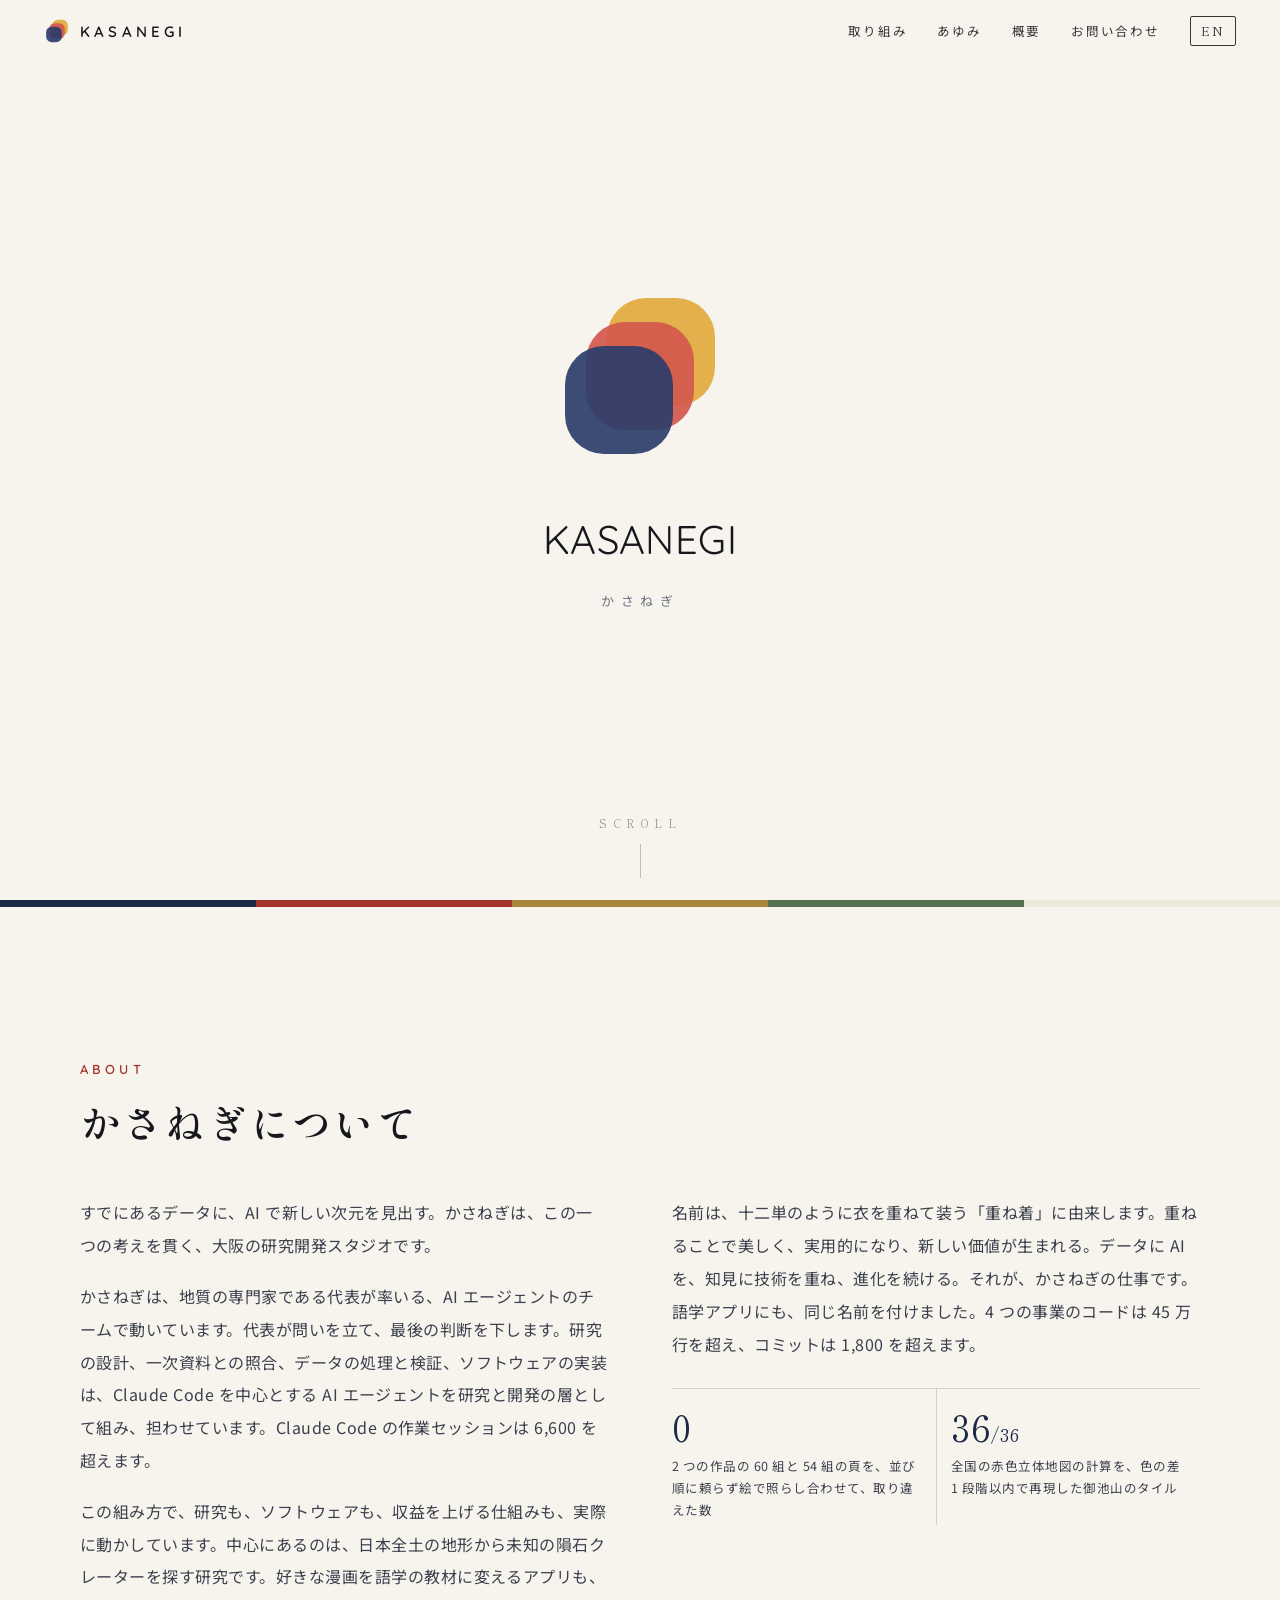
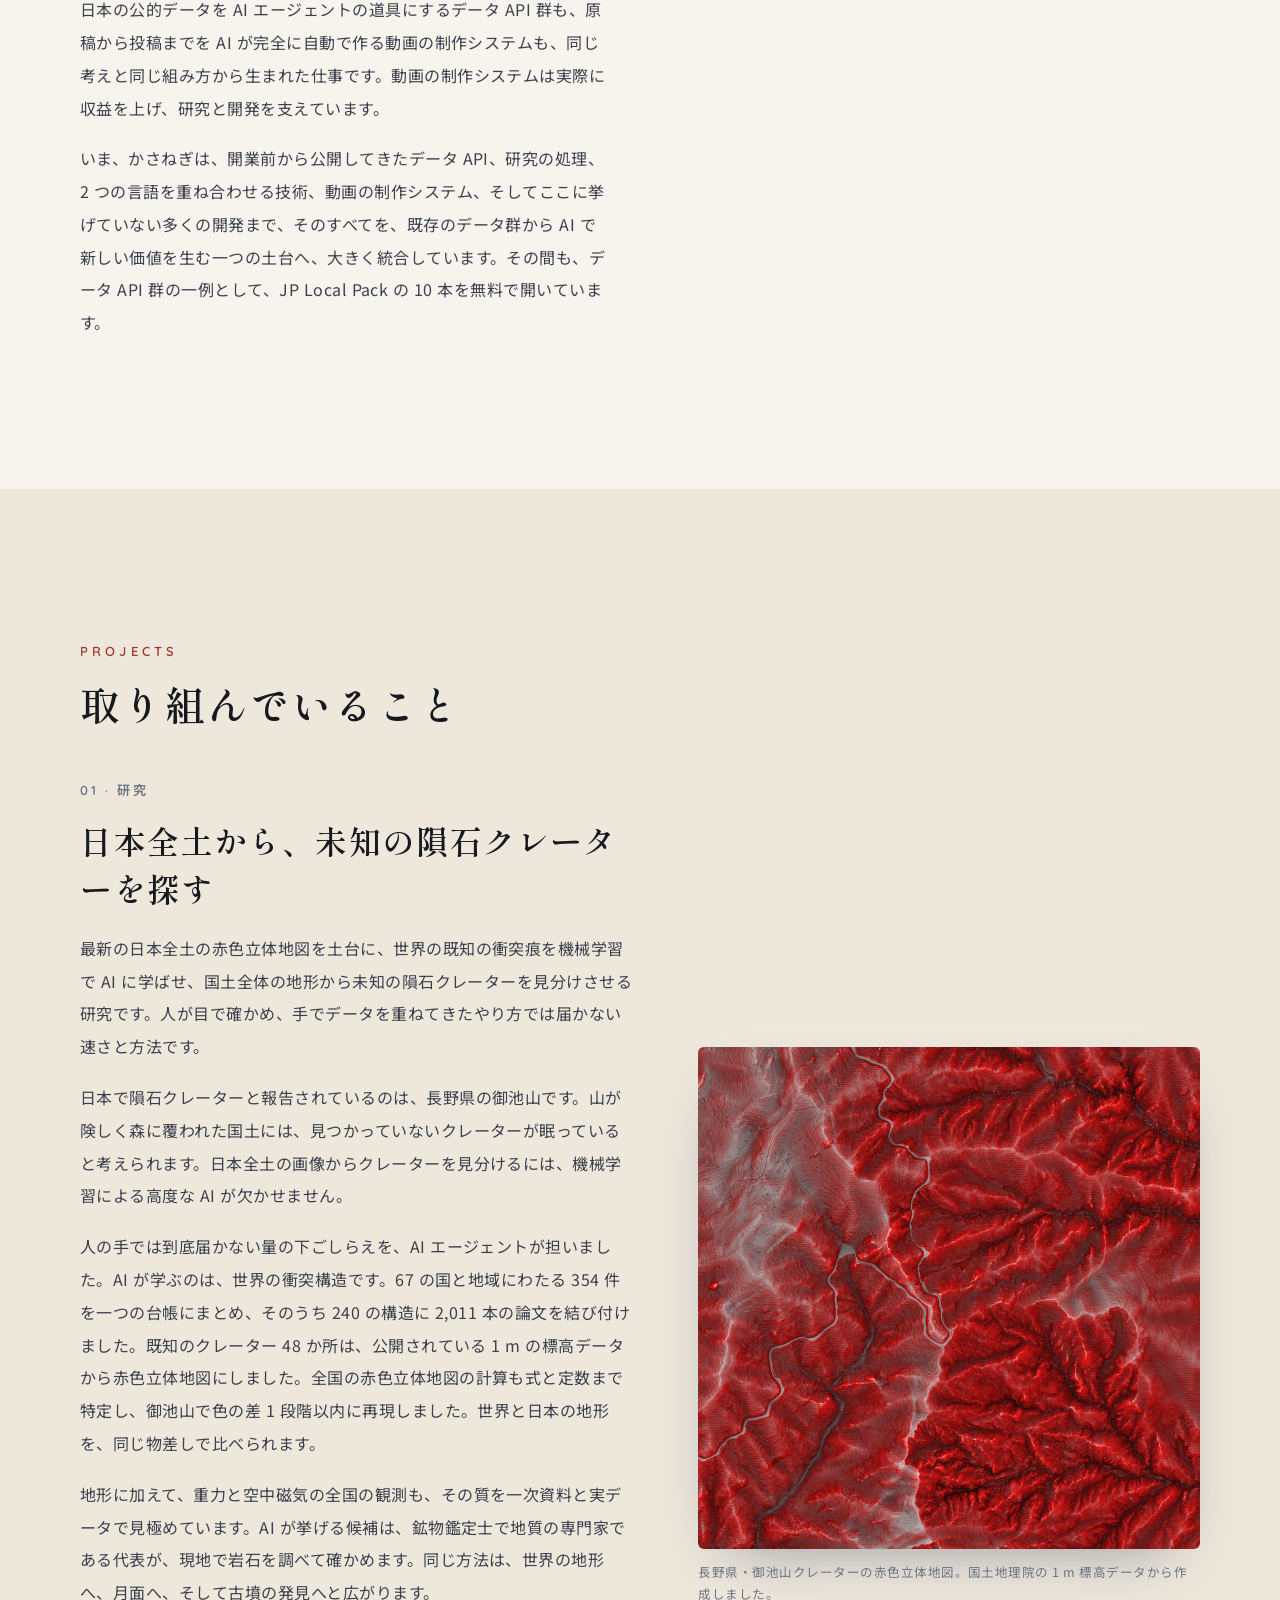
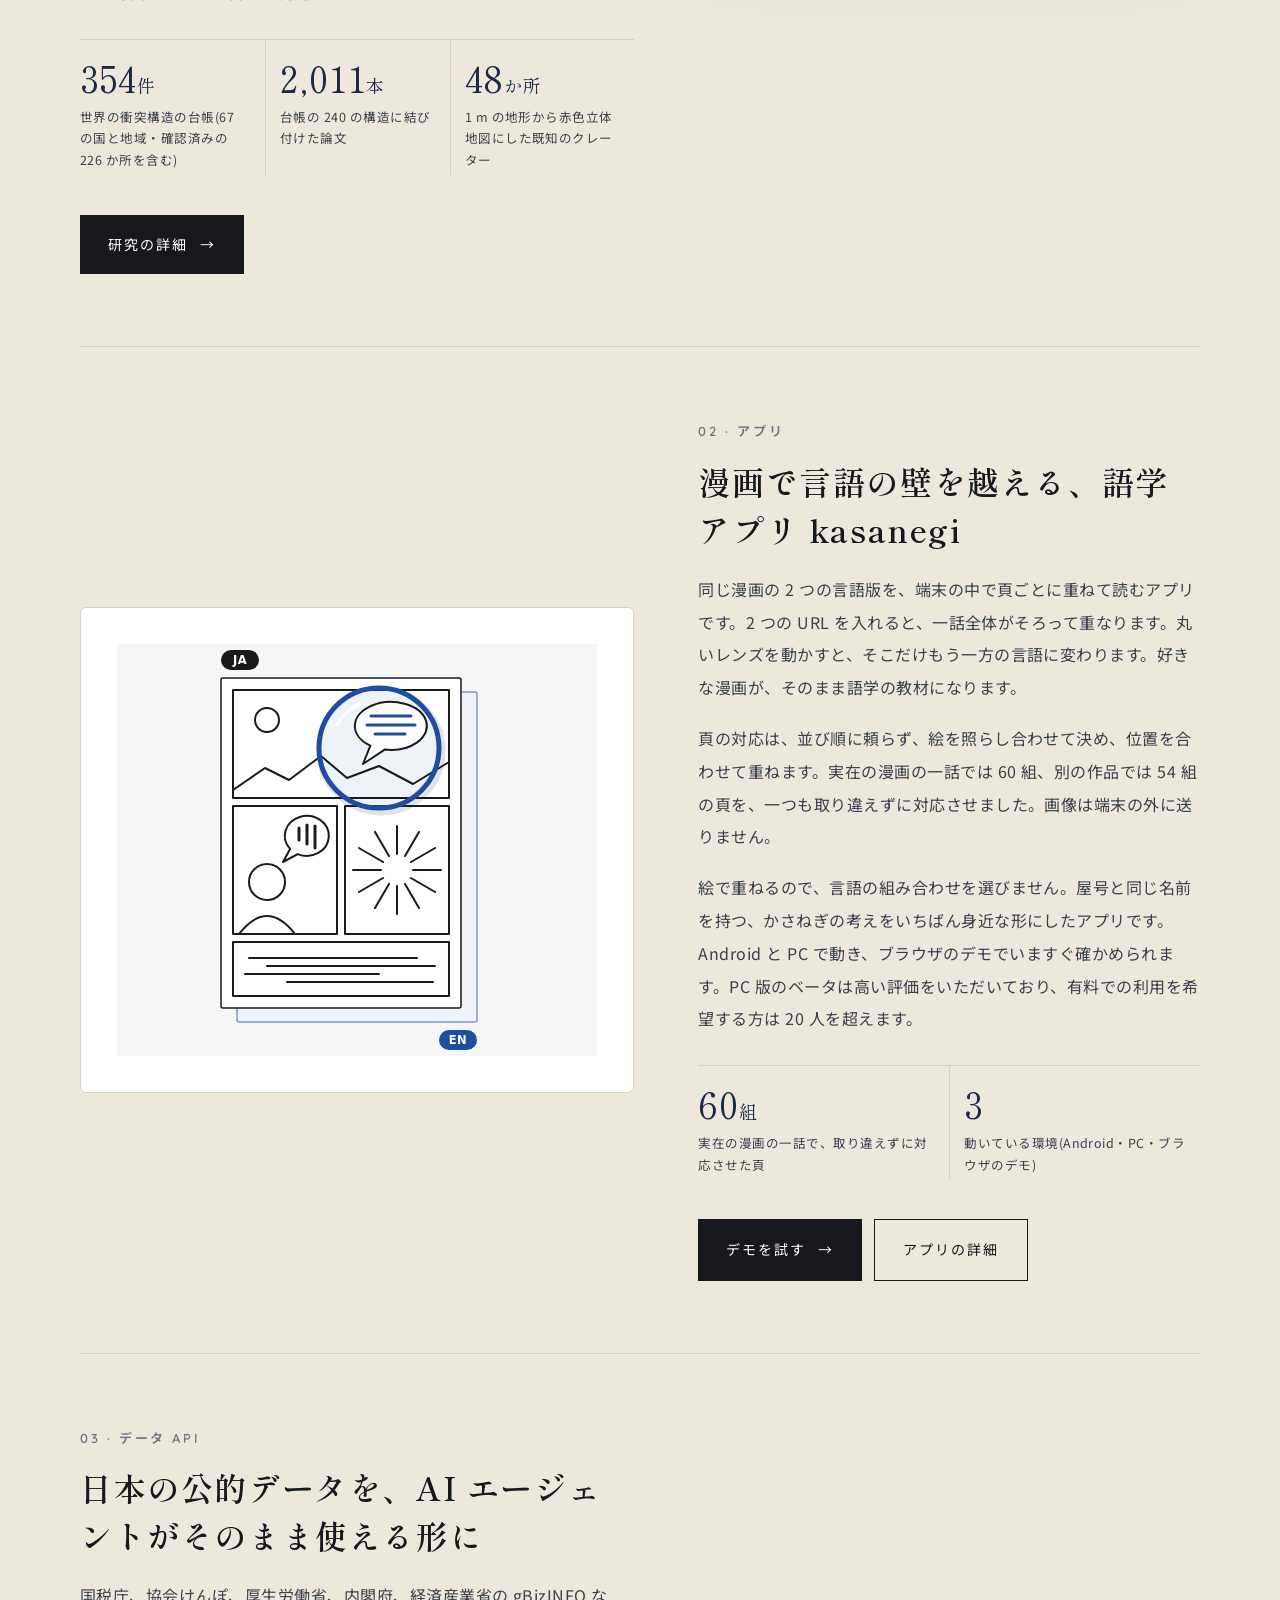
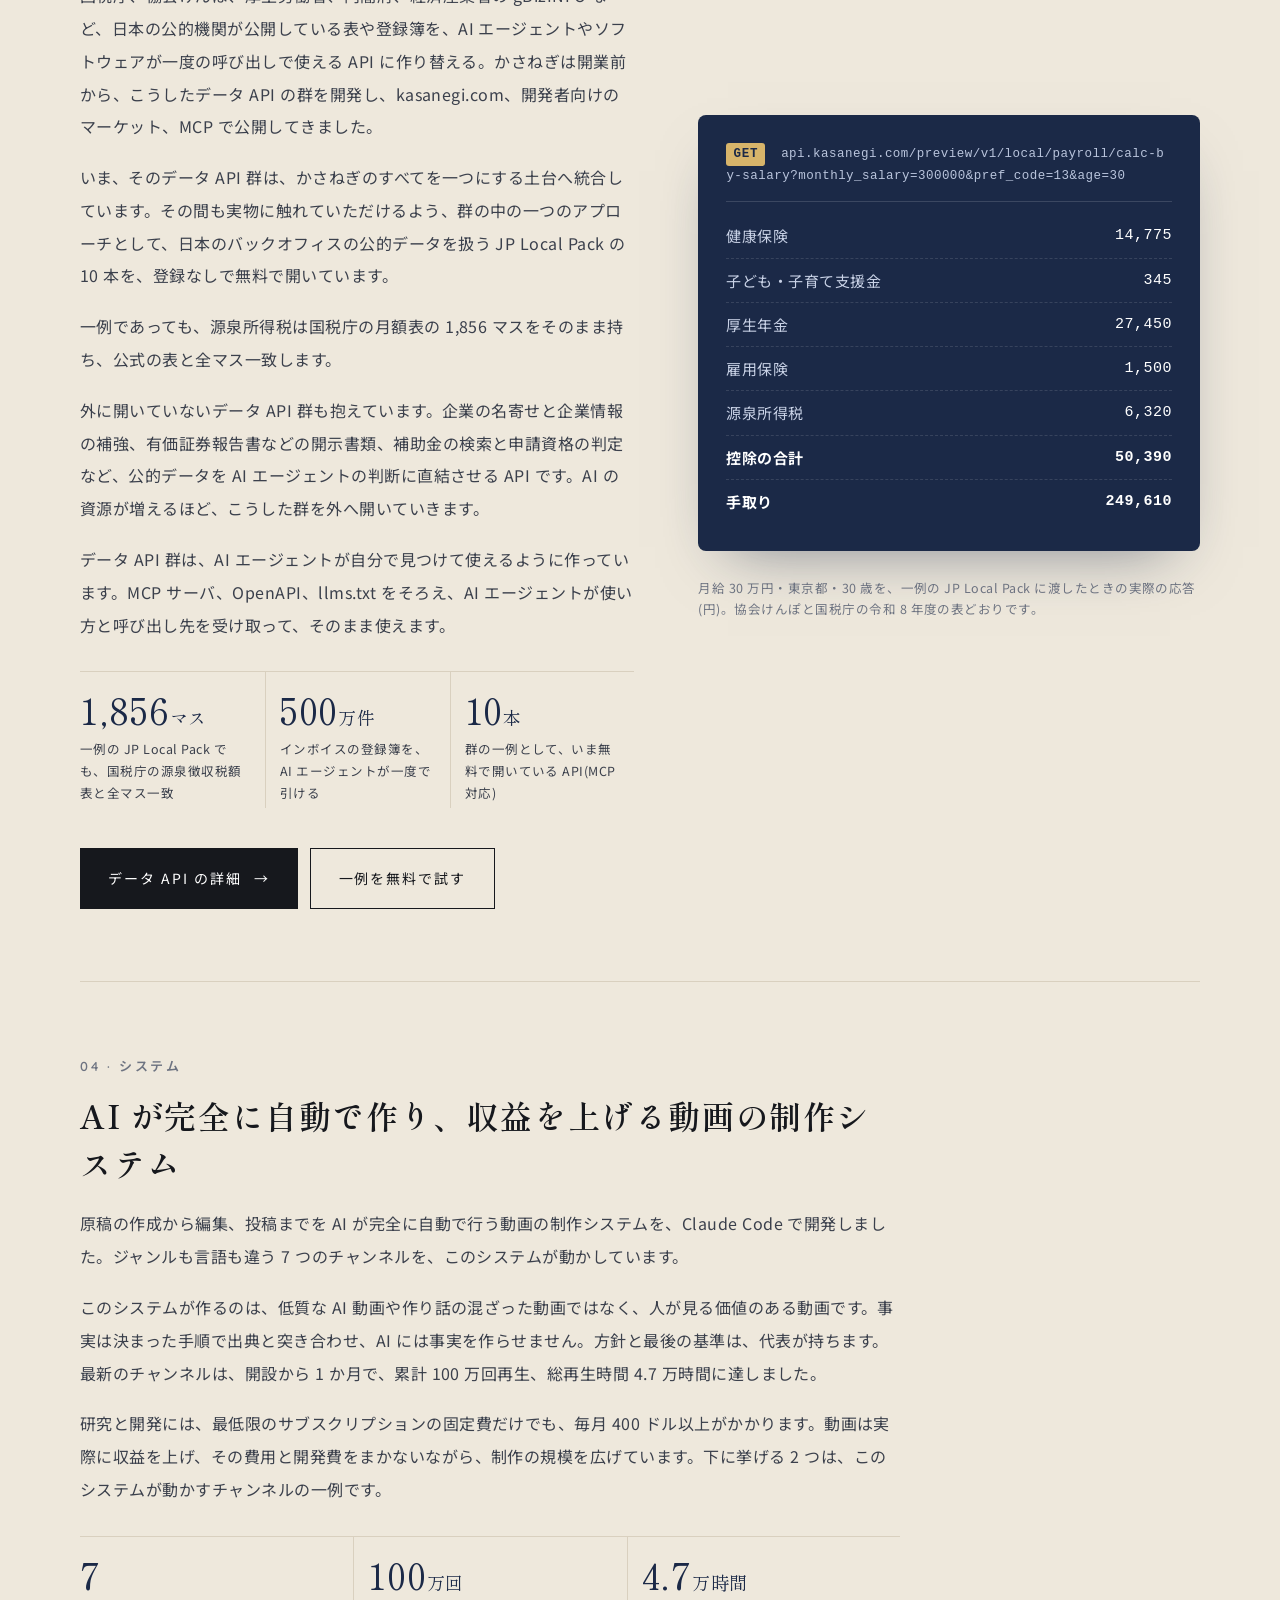
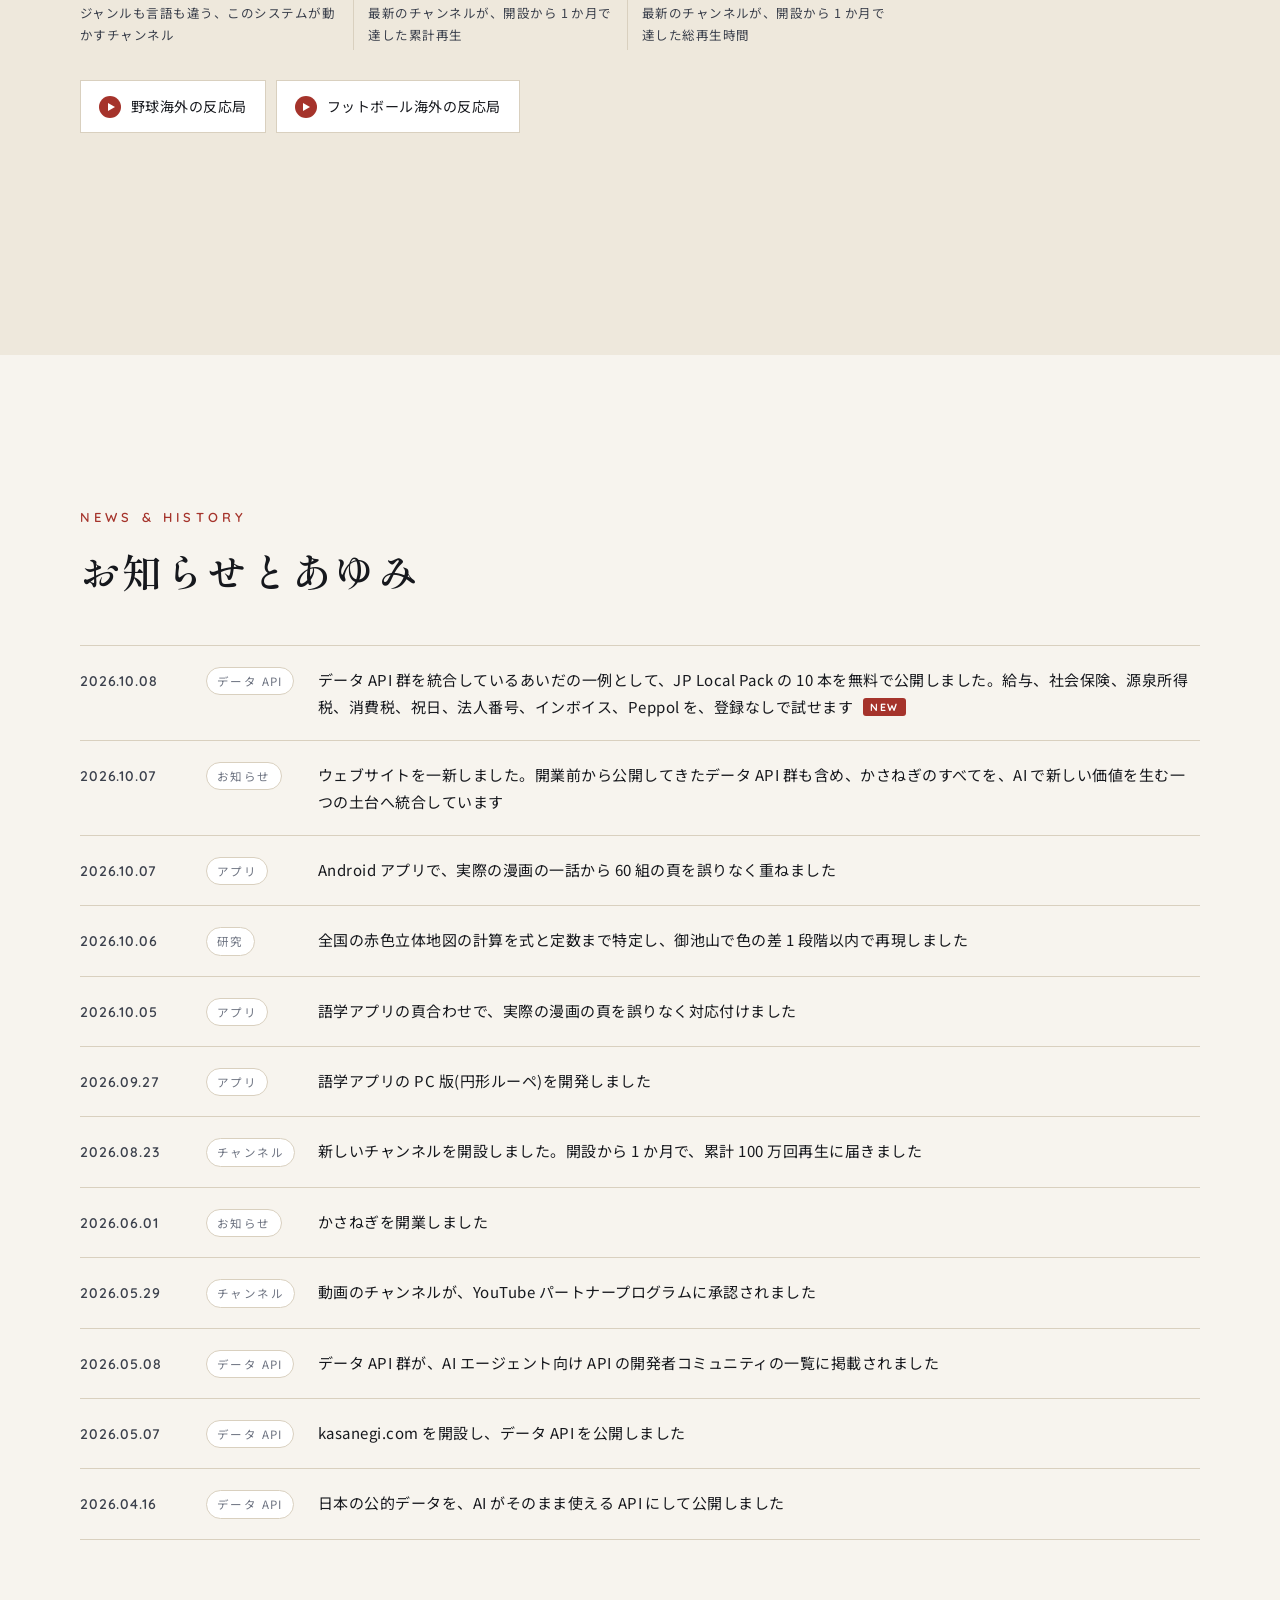
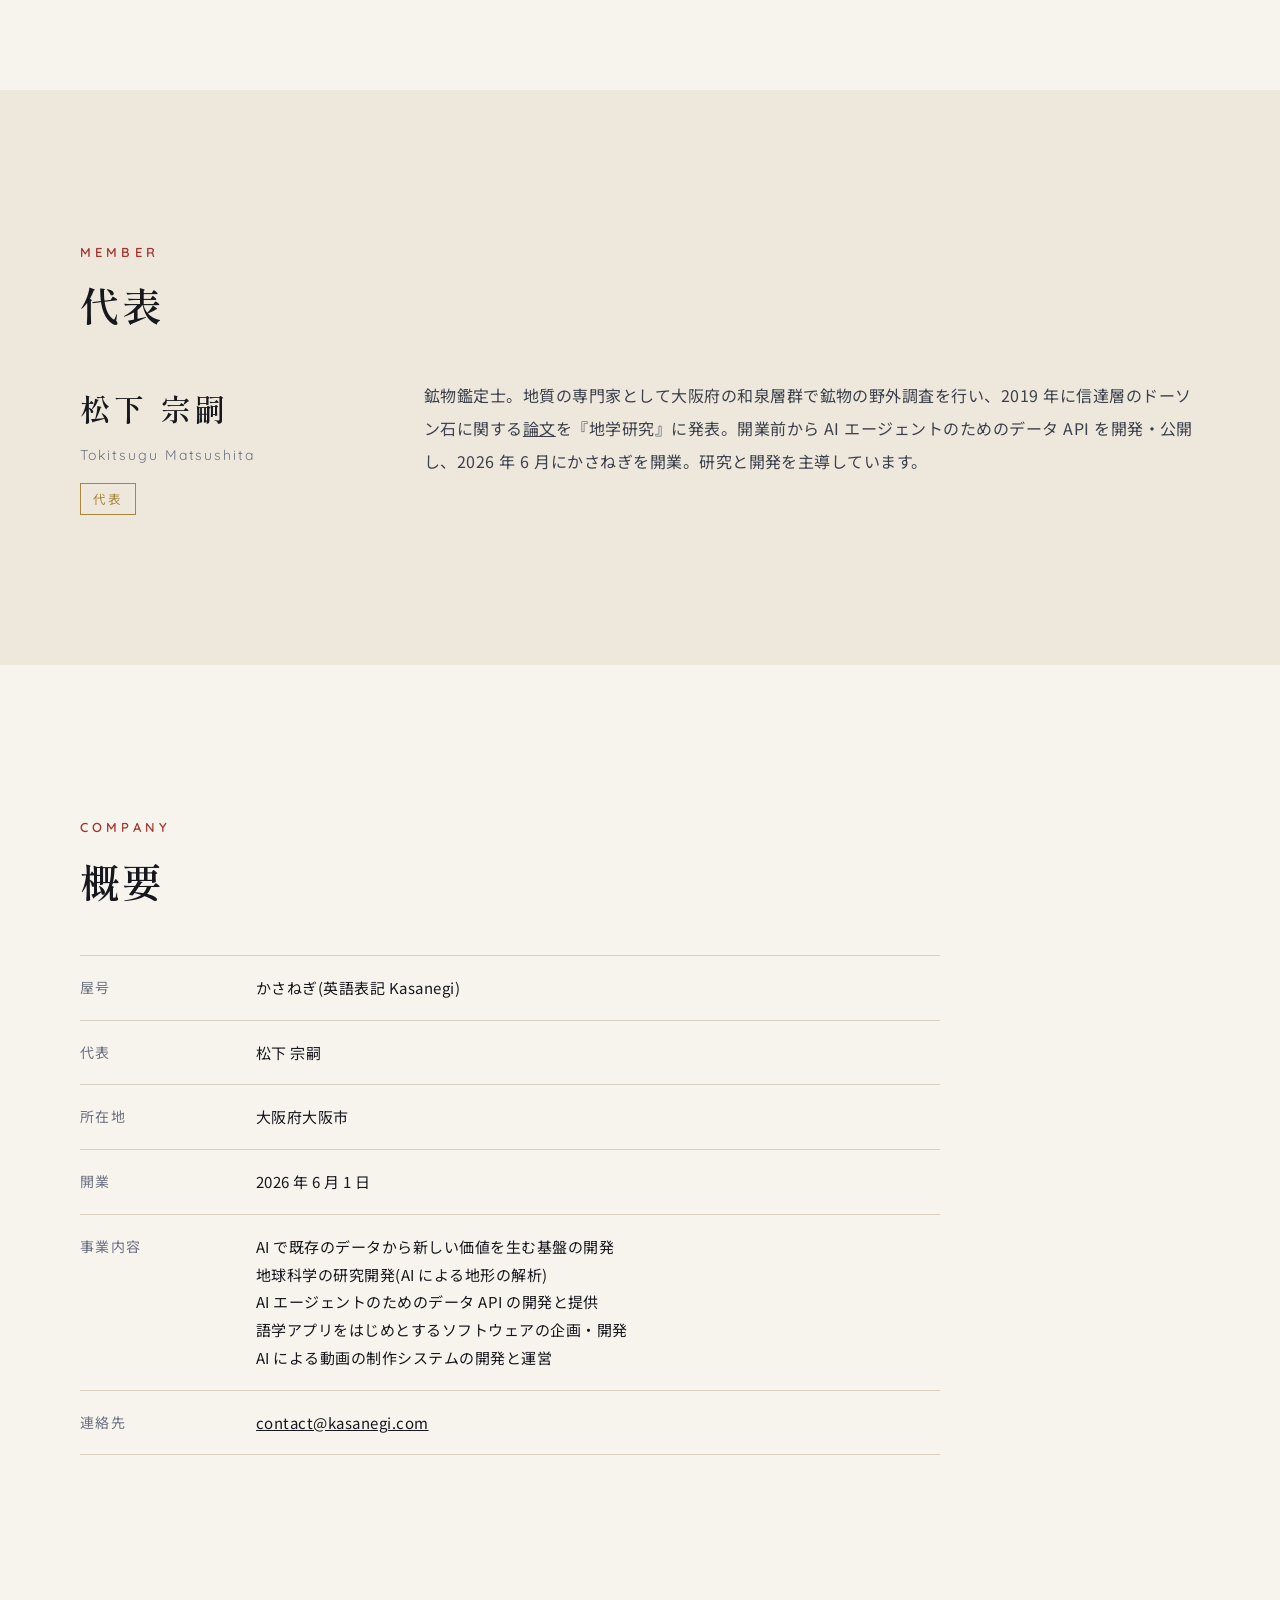
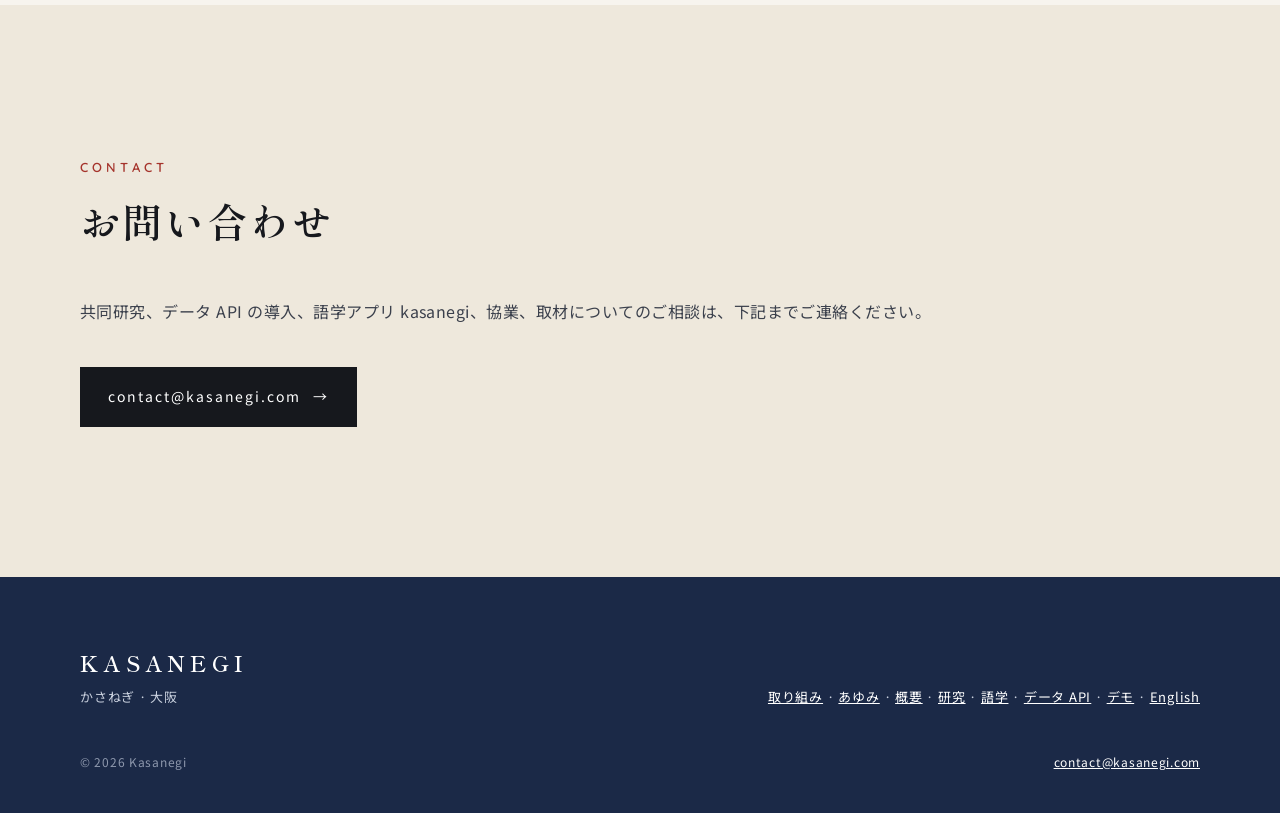
<file: index.html>
<!doctype html>
<html lang="ja">
<head>
<meta charset="utf-8">
<meta name="viewport" content="width=device-width,initial-scale=1">
<title>かさねぎ Kasanegi</title>
<meta name="description" content="すでにあるデータに、AI で新しい次元を見出す。かさねぎは、日本全土の地形から未知の隕石クレーターを機械学習で探す研究、同じ漫画の 2 つの言語版を重ねて読む語学アプリ、AI エージェントのためのデータ API、AI が完全に自動で作る動画の制作システムを手がける、大阪の研究開発スタジオです。">
<link rel="canonical" href="https://kasanegi.com/">
<link rel="alternate" hreflang="ja" href="https://kasanegi.com/">
<link rel="alternate" hreflang="en" href="https://kasanegi.com/en/">
<meta property="og:type" content="website">
<meta property="og:site_name" content="かさねぎ Kasanegi">
<meta property="og:title" content="かさねぎ Kasanegi">
<meta property="og:description" content="未知の隕石クレーターを探す研究、漫画で学ぶ語学アプリ、AI エージェントのためのデータ API、完全自動のコンテンツ制作。大阪の研究開発スタジオ、かさねぎ。">
<meta property="og:image" content="https://kasanegi.com/assets/og.png">
<meta property="og:url" content="https://kasanegi.com/">
<meta name="twitter:card" content="summary_large_image">
<link rel="icon" href="/assets/kasanegi-mark.svg" type="image/svg+xml">
<link rel="preconnect" href="https://fonts.googleapis.com">
<link rel="preconnect" href="https://fonts.gstatic.com" crossorigin>
<link href="https://fonts.googleapis.com/css2?family=Quicksand:wght@500;600;700&family=Shippori+Mincho:wght@500;600;700&family=Noto+Sans+JP:wght@400;500;700&display=swap" rel="stylesheet">
<link rel="stylesheet" href="/assets/style.css">
<script type="application/ld+json">
{
  "@context": "https://schema.org",
  "@type": "Organization",
  "name": "Kasanegi",
  "alternateName": "かさねぎ",
  "url": "https://kasanegi.com/",
  "logo": "https://kasanegi.com/assets/kasanegi-mark.svg",
  "email": "contact@kasanegi.com",
  "foundingDate": "2026-06-01",
  "address": {"@type": "PostalAddress", "addressLocality": "Osaka", "addressRegion": "Osaka", "addressCountry": "JP"},
  "founder": {"@type": "Person", "name": "Tokitsugu Matsushita", "alternateName": "松下宗嗣", "jobTitle": "Founder"},
  "description": "Research and development studio in Osaka, Japan: research to find undiscovered meteorite craters in Japan-wide terrain data, the kasanegi language-learning app, a family of public-data APIs for AI agents, and a fully automated content production system.",
  "knowsAbout": ["meteorite impact structures", "red relief image maps", "Japanese payroll and withholding tax", "Japanese qualified invoice system", "Model Context Protocol", "image registration"],
  "sameAs": [
    "https://www.youtube.com/channel/UCr4dIbm6vfsW-pssR5_RQnA",
    "https://www.youtube.com/channel/UCf-gMNIpV0E3yTS85WeJYdA",
    "https://github.com/MatsushitaTokitsugu"
  ]
}
</script>
</head>
<body>
<!--email_off-->

<header class="top" id="top">
  <a class="brand" href="/"><img src="/assets/kasanegi-mark.svg" alt="" width="26" height="26"><span class="logo-type">KASANEGI</span></a>
  <nav aria-label="メイン">
    <a href="#projects">取り組み</a>
    <a class="hide-sm" href="#news">あゆみ</a>
    <a class="hide-sm" href="#company">概要</a>
    <a class="hide-sm" href="#contact">お問い合わせ</a>
    <a class="lang" href="/en/" hreflang="en" lang="en">EN</a>
  </nav>
</header>

<main>

<section class="opening" aria-label="かさねぎ">
  <div class="in">
    <svg viewBox="0 0 120 120" role="img" aria-label="かさねぎのマーク">
      <rect x="38" y="8" width="72" height="72" rx="26" fill="#e3b04b"/>
      <rect x="24" y="24" width="72" height="72" rx="26" fill="#d2584c" fill-opacity=".92"/>
      <rect x="10" y="40" width="72" height="72" rx="26" fill="#2c3d6b" fill-opacity=".92"/>
    </svg>
    <h1 class="word logo-type">KASANEGI</h1>
    <p class="yomi">かさねぎ</p>
  </div>
  <p class="cue">SCROLL</p>
</section>

<div class="kasane" aria-hidden="true"><i></i><i></i><i></i><i></i><i></i></div>

<section class="block" id="about">
  <div class="wrap reveal">
    <p class="eyebrow">ABOUT</p>
    <h2 class="sec-h">かさねぎについて</h2>
    <div class="about-grid">
      <div>
        <p class="body">すでにあるデータに、AI で新しい次元を見出す。かさねぎは、この一つの考えを貫く、大阪の研究開発スタジオです。</p>
        <p class="body">かさねぎは、地質の専門家である代表が率いる、AI エージェントのチームで動いています。代表が問いを立て、最後の判断を下します。研究の設計、一次資料との照合、データの処理と検証、ソフトウェアの実装は、Claude Code を中心とする AI エージェントを研究と開発の層として組み、担わせています。Claude Code の作業セッションは 6,600 を超えます。</p>
        <p class="body">この組み方で、研究も、ソフトウェアも、収益を上げる仕組みも、実際に動かしています。中心にあるのは、日本全土の地形から未知の隕石クレーターを探す研究です。好きな漫画を語学の教材に変えるアプリも、日本の公的データを AI エージェントの道具にするデータ API 群も、原稿から投稿までを AI が完全に自動で作る動画の制作システムも、同じ考えと同じ組み方から生まれた仕事です。動画の制作システムは実際に収益を上げ、研究と開発を支えています。</p>
        <p class="body">いま、かさねぎは、開業前から公開してきたデータ API、研究の処理、2 つの言語を重ね合わせる技術、動画の制作システム、そしてここに挙げていない多くの開発まで、そのすべてを、既存のデータ群から AI で新しい価値を生む一つの土台へ、大きく統合しています。その間も、データ API 群の一例として、JP Local Pack の 10 本を無料で開いています。</p>
      </div>
      <div>
        <p class="body">名前は、十二単のように衣を重ねて装う「重ね着」に由来します。重ねることで美しく、実用的になり、新しい価値が生まれる。データに AI を、知見に技術を重ね、進化を続ける。それが、かさねぎの仕事です。語学アプリにも、同じ名前を付けました。4 つの事業のコードは 45 万行を超え、コミットは 1,800 を超えます。</p>
        <dl class="stats two">
          <div><dt>0</dt><dd>2 つの作品の 60 組と 54 組の頁を、並び順に頼らず絵で照らし合わせて、取り違えた数</dd></div>
          <div><dt>36<small style="font-size:.5em">/36</small></dt><dd>全国の赤色立体地図の計算を、色の差 1 段階以内で再現した御池山のタイル</dd></div>
        </dl>
      </div>
    </div>
  </div>
</section>

<section class="block alt" id="projects">
  <div class="wrap">
    <div class="reveal">
      <p class="eyebrow">PROJECTS</p>
      <h2 class="sec-h">取り組んでいること</h2>
    </div>

    <article class="proj reveal">
      <div class="proj-text">
        <p class="proj-num">01 · 研究</p>
        <h3>日本全土から、未知の隕石クレーターを探す</h3>
        <p class="body">最新の日本全土の赤色立体地図を土台に、世界の既知の衝突痕を機械学習で AI に学ばせ、国土全体の地形から未知の隕石クレーターを見分けさせる研究です。人が目で確かめ、手でデータを重ねてきたやり方では届かない速さと方法です。</p>
        <p class="body">日本で隕石クレーターと報告されているのは、長野県の御池山です。山が険しく森に覆われた国土には、見つかっていないクレーターが眠っていると考えられます。日本全土の画像からクレーターを見分けるには、機械学習による高度な AI が欠かせません。</p>
        <p class="body">人の手では到底届かない量の下ごしらえを、AI エージェントが担いました。AI が学ぶのは、世界の衝突構造です。67 の国と地域にわたる 354 件を一つの台帳にまとめ、そのうち 240 の構造に 2,011 本の論文を結び付けました。既知のクレーター 48 か所は、公開されている 1 m の標高データから赤色立体地図にしました。全国の赤色立体地図の計算も式と定数まで特定し、御池山で色の差 1 段階以内に再現しました。世界と日本の地形を、同じ物差しで比べられます。</p>
        <p class="body">地形に加えて、重力と空中磁気の全国の観測も、その質を一次資料と実データで見極めています。AI が挙げる候補は、鉱物鑑定士で地質の専門家である代表が、現地で岩石を調べて確かめます。同じ方法は、世界の地形へ、月面へ、そして古墳の発見へと広がります。</p>
        <dl class="stats">
          <div><dt>354<small style="font-size:.5em">件</small></dt><dd>世界の衝突構造の台帳(67 の国と地域・確認済みの 226 か所を含む)</dd></div>
          <div><dt>2,011<small style="font-size:.5em">本</small></dt><dd>台帳の 240 の構造に結び付けた論文</dd></div>
          <div><dt>48<small style="font-size:.5em">か所</small></dt><dd>1 m の地形から赤色立体地図にした既知のクレーター</dd></div>
        </dl>
        <div class="btns"><a class="btn" href="/research/">研究の詳細 <span class="arrow">→</span></a></div>
      </div>
      <figure class="proj-fig">
        <img src="/assets/oikeyama.png" width="768" height="768" loading="lazy" decoding="async" alt="長野県・御池山の赤色立体地図">
        <figcaption>長野県・御池山クレーターの赤色立体地図。国土地理院の 1 m 標高データから作成しました。</figcaption>
      </figure>
    </article>

    <article class="proj flip reveal">
      <div class="proj-text">
        <p class="proj-num">02 · アプリ</p>
        <h3>漫画で言語の壁を越える、語学アプリ kasanegi</h3>
        <p class="body">同じ漫画の 2 つの言語版を、端末の中で頁ごとに重ねて読むアプリです。2 つの URL を入れると、一話全体がそろって重なります。丸いレンズを動かすと、そこだけもう一方の言語に変わります。好きな漫画が、そのまま語学の教材になります。</p>
        <p class="body">頁の対応は、並び順に頼らず、絵を照らし合わせて決め、位置を合わせて重ねます。実在の漫画の一話では 60 組、別の作品では 54 組の頁を、一つも取り違えずに対応させました。画像は端末の外に送りません。</p>
        <p class="body">絵で重ねるので、言語の組み合わせを選びません。屋号と同じ名前を持つ、かさねぎの考えをいちばん身近な形にしたアプリです。Android と PC で動き、ブラウザのデモでいますぐ確かめられます。PC 版のベータは高い評価をいただいており、有料での利用を希望する方は 20 人を超えます。</p>
        <dl class="stats two">
          <div><dt>60<small style="font-size:.5em">組</small></dt><dd>実在の漫画の一話で、取り違えずに対応させた頁</dd></div>
          <div><dt>3</dt><dd>動いている環境(Android・PC・ブラウザのデモ)</dd></div>
        </dl>
        <div class="btns"><a class="btn" href="/demo/">デモを試す <span class="arrow">→</span></a><a class="btn ghost" href="/reader/">アプリの詳細</a></div>
      </div>
      <figure class="proj-fig svg">
        <img src="/assets/reader.svg" width="560" height="420" loading="lazy" alt="二つの言語版の頁が重なり、丸いレンズの中だけもう一方の言語が見える図">
      </figure>
    </article>

    <article class="proj reveal" id="api">
      <div class="proj-text">
        <p class="proj-num">03 · データ API</p>
        <h3>日本の公的データを、AI エージェントがそのまま使える形に</h3>
        <p class="body">国税庁、協会けんぽ、厚生労働省、内閣府、経済産業省の gBizINFO など、日本の公的機関が公開している表や登録簿を、AI エージェントやソフトウェアが一度の呼び出しで使える API に作り替える。かさねぎは開業前から、こうしたデータ API の群を開発し、kasanegi.com、開発者向けのマーケット、MCP で公開してきました。</p>
        <p class="body">いま、そのデータ API 群は、かさねぎのすべてを一つにする土台へ統合しています。その間も実物に触れていただけるよう、群の中の一つのアプローチとして、日本のバックオフィスの公的データを扱う JP Local Pack の 10 本を、登録なしで無料で開いています。</p>
        <p class="body">一例であっても、源泉所得税は国税庁の月額表の 1,856 マスをそのまま持ち、公式の表と全マス一致します。</p>
        <p class="body">外に開いていないデータ API 群も抱えています。企業の名寄せと企業情報の補強、有価証券報告書などの開示書類、補助金の検索と申請資格の判定など、公的データを AI エージェントの判断に直結させる API です。AI の資源が増えるほど、こうした群を外へ開いていきます。</p>
        <p class="body">データ API 群は、AI エージェントが自分で見つけて使えるように作っています。MCP サーバ、OpenAPI、llms.txt をそろえ、AI エージェントが使い方と呼び出し先を受け取って、そのまま使えます。</p>
        <dl class="stats">
          <div><dt>1,856<small style="font-size:.5em">マス</small></dt><dd>一例の JP Local Pack でも、国税庁の源泉徴収税額表と全マス一致</dd></div>
          <div><dt>500<small style="font-size:.5em">万件</small></dt><dd>インボイスの登録簿を、AI エージェントが一度で引ける</dd></div>
          <div><dt>10<small style="font-size:.5em">本</small></dt><dd>群の一例として、いま無料で開いている API(MCP 対応)</dd></div>
        </dl>
        <div class="btns"><a class="btn" href="/api/">データ API の詳細 <span class="arrow">→</span></a><a class="btn ghost" href="/api/#try">一例を無料で試す</a></div>
      </div>
      <figure class="proj-fig api-fig">
        <div class="api-card">
          <p class="api-req"><span>GET</span> api.kasanegi.com/preview/v1/local/payroll/calc-by-salary?monthly_salary=300000&amp;pref_code=13&amp;age=30</p>
          <dl class="api-res">
            <div><dt>健康保険</dt><dd>14,775</dd></div>
            <div><dt>子ども・子育て支援金</dt><dd>345</dd></div>
            <div><dt>厚生年金</dt><dd>27,450</dd></div>
            <div><dt>雇用保険</dt><dd>1,500</dd></div>
            <div><dt>源泉所得税</dt><dd>6,320</dd></div>
            <div class="sum"><dt>控除の合計</dt><dd>50,390</dd></div>
            <div class="sum"><dt>手取り</dt><dd>249,610</dd></div>
          </dl>
        </div>
        <figcaption>月給 30 万円・東京都・30 歳を、一例の JP Local Pack に渡したときの実際の応答(円)。協会けんぽと国税庁の令和 8 年度の表どおりです。</figcaption>
      </figure>
    </article>

    <article class="proj solo reveal">
      <div class="proj-text">
        <p class="proj-num">04 · システム</p>
        <h3>AI が完全に自動で作り、収益を上げる動画の制作システム</h3>
        <p class="body">原稿の作成から編集、投稿までを AI が完全に自動で行う動画の制作システムを、Claude Code で開発しました。ジャンルも言語も違う 7 つのチャンネルを、このシステムが動かしています。</p>
        <p class="body">このシステムが作るのは、低質な AI 動画や作り話の混ざった動画ではなく、人が見る価値のある動画です。事実は決まった手順で出典と突き合わせ、AI には事実を作らせません。方針と最後の基準は、代表が持ちます。最新のチャンネルは、開設から 1 か月で、累計 100 万回再生、総再生時間 4.7 万時間に達しました。</p>
        <p class="body">研究と開発には、最低限のサブスクリプションの固定費だけでも、毎月 400 ドル以上がかかります。動画は実際に収益を上げ、その費用と開発費をまかないながら、制作の規模を広げています。下に挙げる 2 つは、このシステムが動かすチャンネルの一例です。</p>
        <dl class="stats">
          <div><dt>7</dt><dd>ジャンルも言語も違う、このシステムが動かすチャンネル</dd></div>
          <div><dt>100<small style="font-size:.5em">万回</small></dt><dd>最新のチャンネルが、開設から 1 か月で達した累計再生</dd></div>
          <div><dt>4.7<small style="font-size:.5em">万時間</small></dt><dd>最新のチャンネルが、開設から 1 か月で達した総再生時間</dd></div>
        </dl>
        <div class="ch-links">
          <a href="https://www.youtube.com/channel/UCr4dIbm6vfsW-pssR5_RQnA" rel="noopener"><i aria-hidden="true"></i>野球海外の反応局</a>
          <a href="https://www.youtube.com/channel/UCf-gMNIpV0E3yTS85WeJYdA" rel="noopener"><i aria-hidden="true"></i>フットボール海外の反応局</a>
        </div>
      </div>
    </article>
  </div>
</section>

<section class="block" id="news">
  <div class="wrap reveal">
    <p class="eyebrow">NEWS &amp; HISTORY</p>
    <h2 class="sec-h">お知らせとあゆみ</h2>
    <ul class="news">
      <li class="new"><time datetime="2026-10-08">2026.10.08</time><span class="tag">データ API</span><p>データ API 群を統合しているあいだの一例として、JP Local Pack の 10 本を無料で公開しました。給与、社会保険、源泉所得税、消費税、祝日、法人番号、インボイス、Peppol を、登録なしで試せます</p></li>
      <li><time datetime="2026-10-07">2026.10.07</time><span class="tag">お知らせ</span><p>ウェブサイトを一新しました。開業前から公開してきたデータ API 群も含め、かさねぎのすべてを、AI で新しい価値を生む一つの土台へ統合しています</p></li>
      <li><time datetime="2026-10-07">2026.10.07</time><span class="tag">アプリ</span><p>Android アプリで、実際の漫画の一話から 60 組の頁を誤りなく重ねました</p></li>
      <li><time datetime="2026-10-06">2026.10.06</time><span class="tag">研究</span><p>全国の赤色立体地図の計算を式と定数まで特定し、御池山で色の差 1 段階以内で再現しました</p></li>
      <li><time datetime="2026-10-05">2026.10.05</time><span class="tag">アプリ</span><p>語学アプリの頁合わせで、実際の漫画の頁を誤りなく対応付けました</p></li>
      <li><time datetime="2026-09-27">2026.09.27</time><span class="tag">アプリ</span><p>語学アプリの PC 版(円形ルーペ)を開発しました</p></li>
      <li><time datetime="2026-08-23">2026.08.23</time><span class="tag">チャンネル</span><p>新しいチャンネルを開設しました。開設から 1 か月で、累計 100 万回再生に届きました</p></li>
      <li><time datetime="2026-06-01">2026.06.01</time><span class="tag">お知らせ</span><p>かさねぎを開業しました</p></li>
      <li><time datetime="2026-05-29">2026.05.29</time><span class="tag">チャンネル</span><p>動画のチャンネルが、YouTube パートナープログラムに承認されました</p></li>
      <li><time datetime="2026-05-08">2026.05.08</time><span class="tag">データ API</span><p>データ API 群が、AI エージェント向け API の開発者コミュニティの一覧に掲載されました</p></li>
      <li><time datetime="2026-05-07">2026.05.07</time><span class="tag">データ API</span><p>kasanegi.com を開設し、データ API を公開しました</p></li>
      <li><time datetime="2026-04-16">2026.04.16</time><span class="tag">データ API</span><p>日本の公的データを、AI がそのまま使える API にして公開しました</p></li>
    </ul>
  </div>
</section>

<section class="block alt" id="member">
  <div class="wrap reveal">
    <p class="eyebrow">MEMBER</p>
    <h2 class="sec-h">代表</h2>
    <div class="profile">
      <div>
        <p class="name">松下 宗嗣</p>
        <p class="kana">Tokitsugu Matsushita</p>
        <p class="role">代表</p>
      </div>
      <p class="body">鉱物鑑定士。地質の専門家として大阪府の和泉層群で鉱物の野外調査を行い、2019 年に信達層のドーソン石に関する<a href="https://cir.nii.ac.jp/crid/1522262179823947136" rel="noopener">論文</a>を『地学研究』に発表。開業前から AI エージェントのためのデータ API を開発・公開し、2026 年 6 月にかさねぎを開業。研究と開発を主導しています。</p>
    </div>
  </div>
</section>

<section class="block" id="company">
  <div class="wrap reveal">
    <p class="eyebrow">COMPANY</p>
    <h2 class="sec-h">概要</h2>
    <dl class="facts">
      <div><dt>屋号</dt><dd>かさねぎ(英語表記 Kasanegi)</dd></div>
      <div><dt>代表</dt><dd>松下 宗嗣</dd></div>
      <div><dt>所在地</dt><dd>大阪府大阪市</dd></div>
      <div><dt>開業</dt><dd>2026 年 6 月 1 日</dd></div>
      <div><dt>事業内容</dt><dd>AI で既存のデータから新しい価値を生む基盤の開発<br>地球科学の研究開発(AI による地形の解析)<br>AI エージェントのためのデータ API の開発と提供<br>語学アプリをはじめとするソフトウェアの企画・開発<br>AI による動画の制作システムの開発と運営</dd></div>
      <div><dt>連絡先</dt><dd><a href="mailto:contact@kasanegi.com">contact@kasanegi.com</a></dd></div>
    </dl>
  </div>
</section>

<section class="block alt" id="contact">
  <div class="wrap reveal">
    <p class="eyebrow">CONTACT</p>
    <h2 class="sec-h">お問い合わせ</h2>
    <p class="body">共同研究、データ API の導入、語学アプリ kasanegi、協業、取材についてのご相談は、下記までご連絡ください。</p>
    <a class="btn" href="mailto:contact@kasanegi.com">contact@kasanegi.com <span class="arrow">→</span></a>
  </div>
</section>

</main>

<footer>
  <div class="wrap">
    <div class="grid">
      <div>
        <a class="mark logo-type" href="/" style="font-size:22px">KASANEGI</a>
        <p class="meta">かさねぎ · 大阪</p>
      </div>
      <p class="meta"><a href="#projects">取り組み</a> · <a href="#news">あゆみ</a> · <a href="#company">概要</a> · <a href="/research/">研究</a> · <a href="/reader/">語学</a> · <a href="/api/">データ API</a> · <a href="/demo/">デモ</a> · <a href="/en/" hreflang="en" lang="en">English</a></p>
    </div>
    <div class="small"><span>© 2026 Kasanegi</span><a href="mailto:contact@kasanegi.com">contact@kasanegi.com</a></div>
  </div>
</footer>

<script>
(function(){
  var top=document.getElementById('top');
  function onScroll(){ if(window.scrollY>window.innerHeight*0.7){top.classList.add('solid')}else{top.classList.remove('solid')} }
  window.addEventListener('scroll',onScroll,{passive:true}); onScroll();
  var els=document.querySelectorAll('.reveal');
  if(!('IntersectionObserver' in window)){els.forEach(function(e){e.classList.add('on')});return}
  var io=new IntersectionObserver(function(entries){entries.forEach(function(en){if(en.isIntersecting){en.target.classList.add('on');io.unobserve(en.target)}})},{rootMargin:'0px 0px -8% 0px'});
  els.forEach(function(e){io.observe(e)});
})();
</script>
<!--/email_off-->
</body>
</html>
</file>
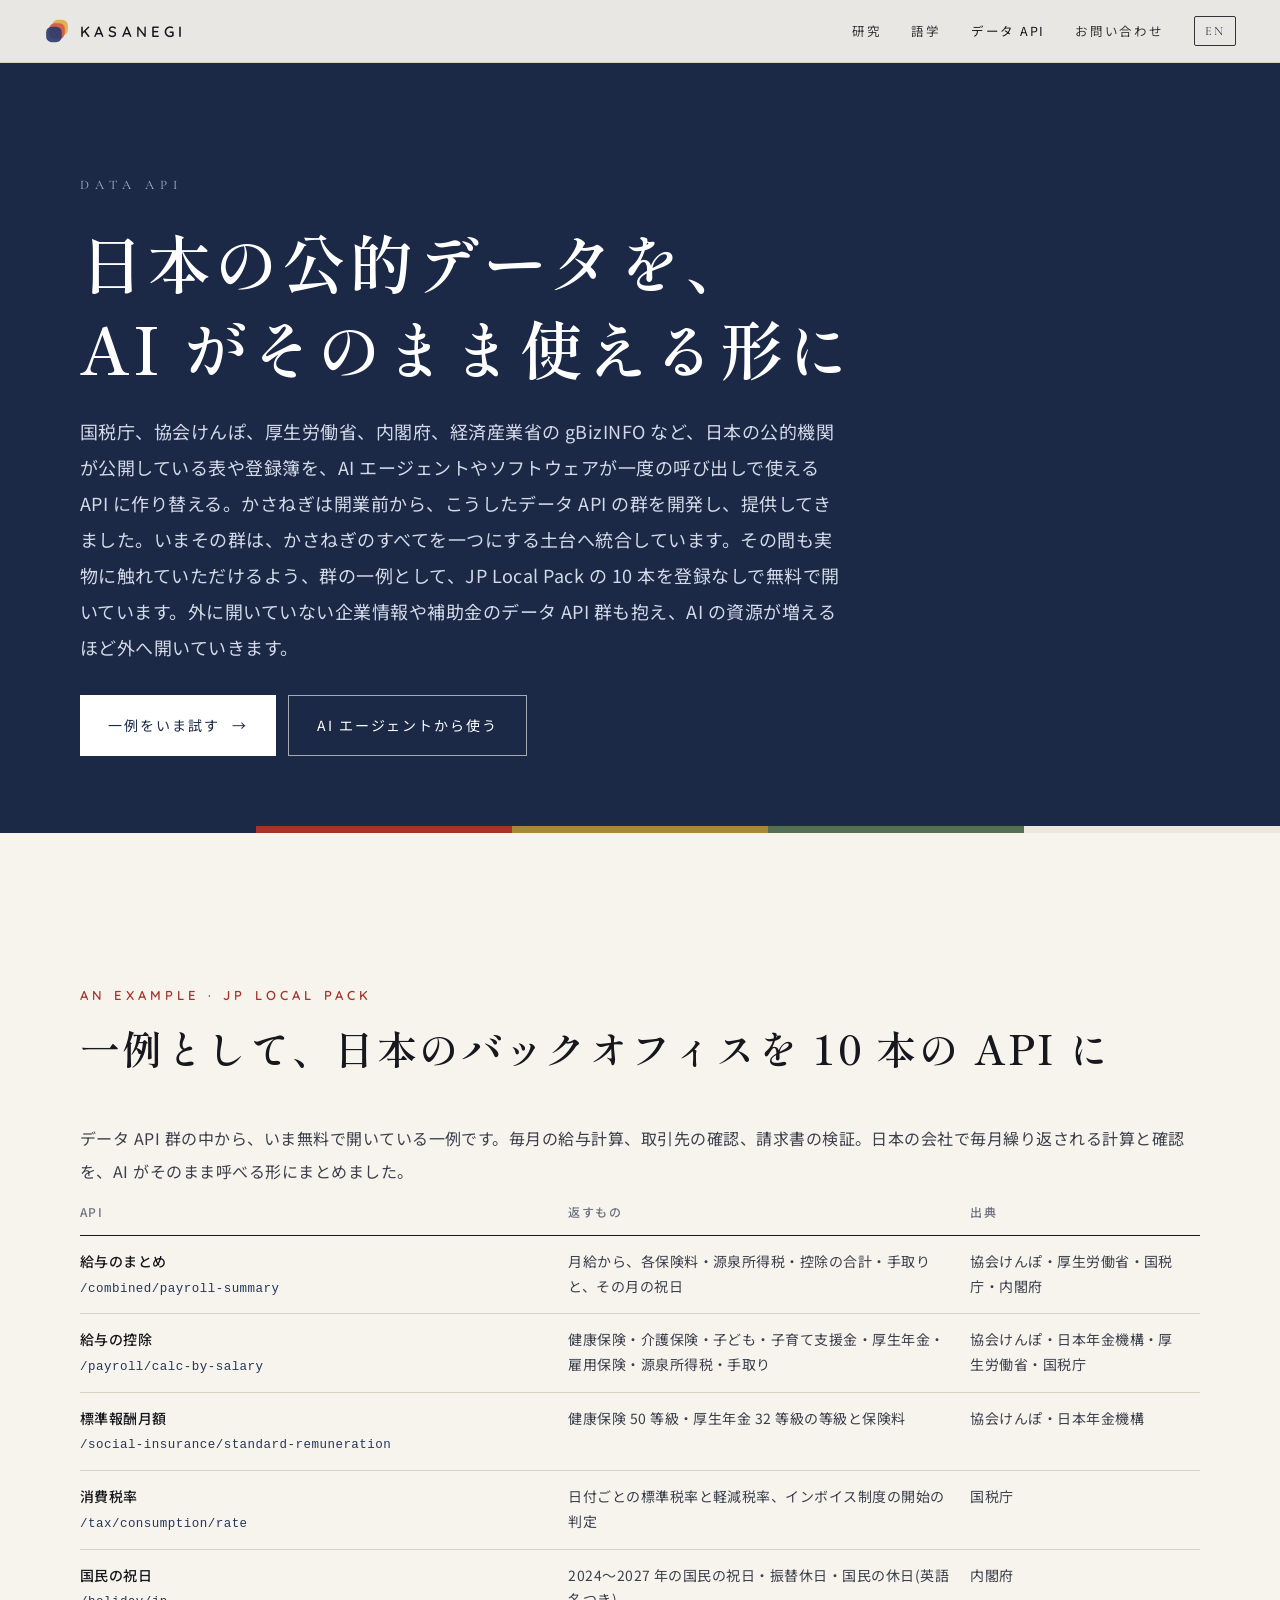
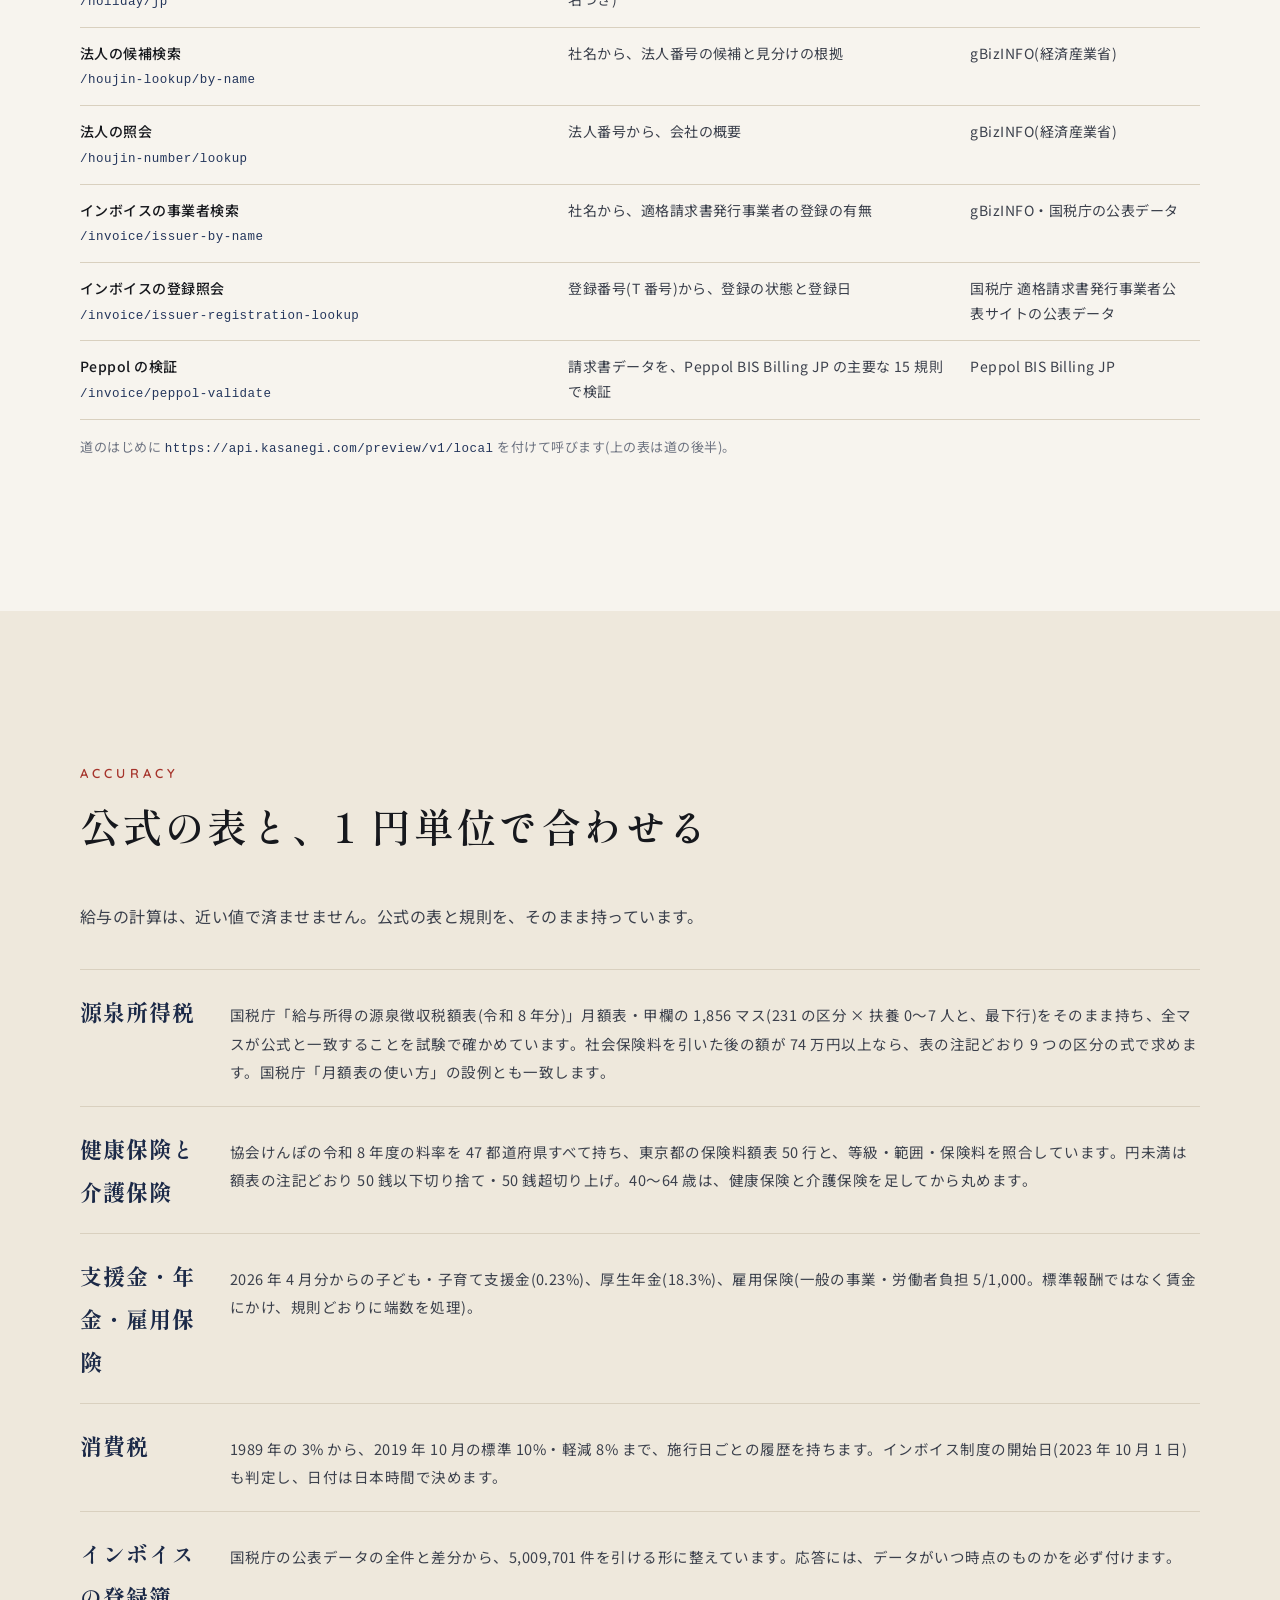
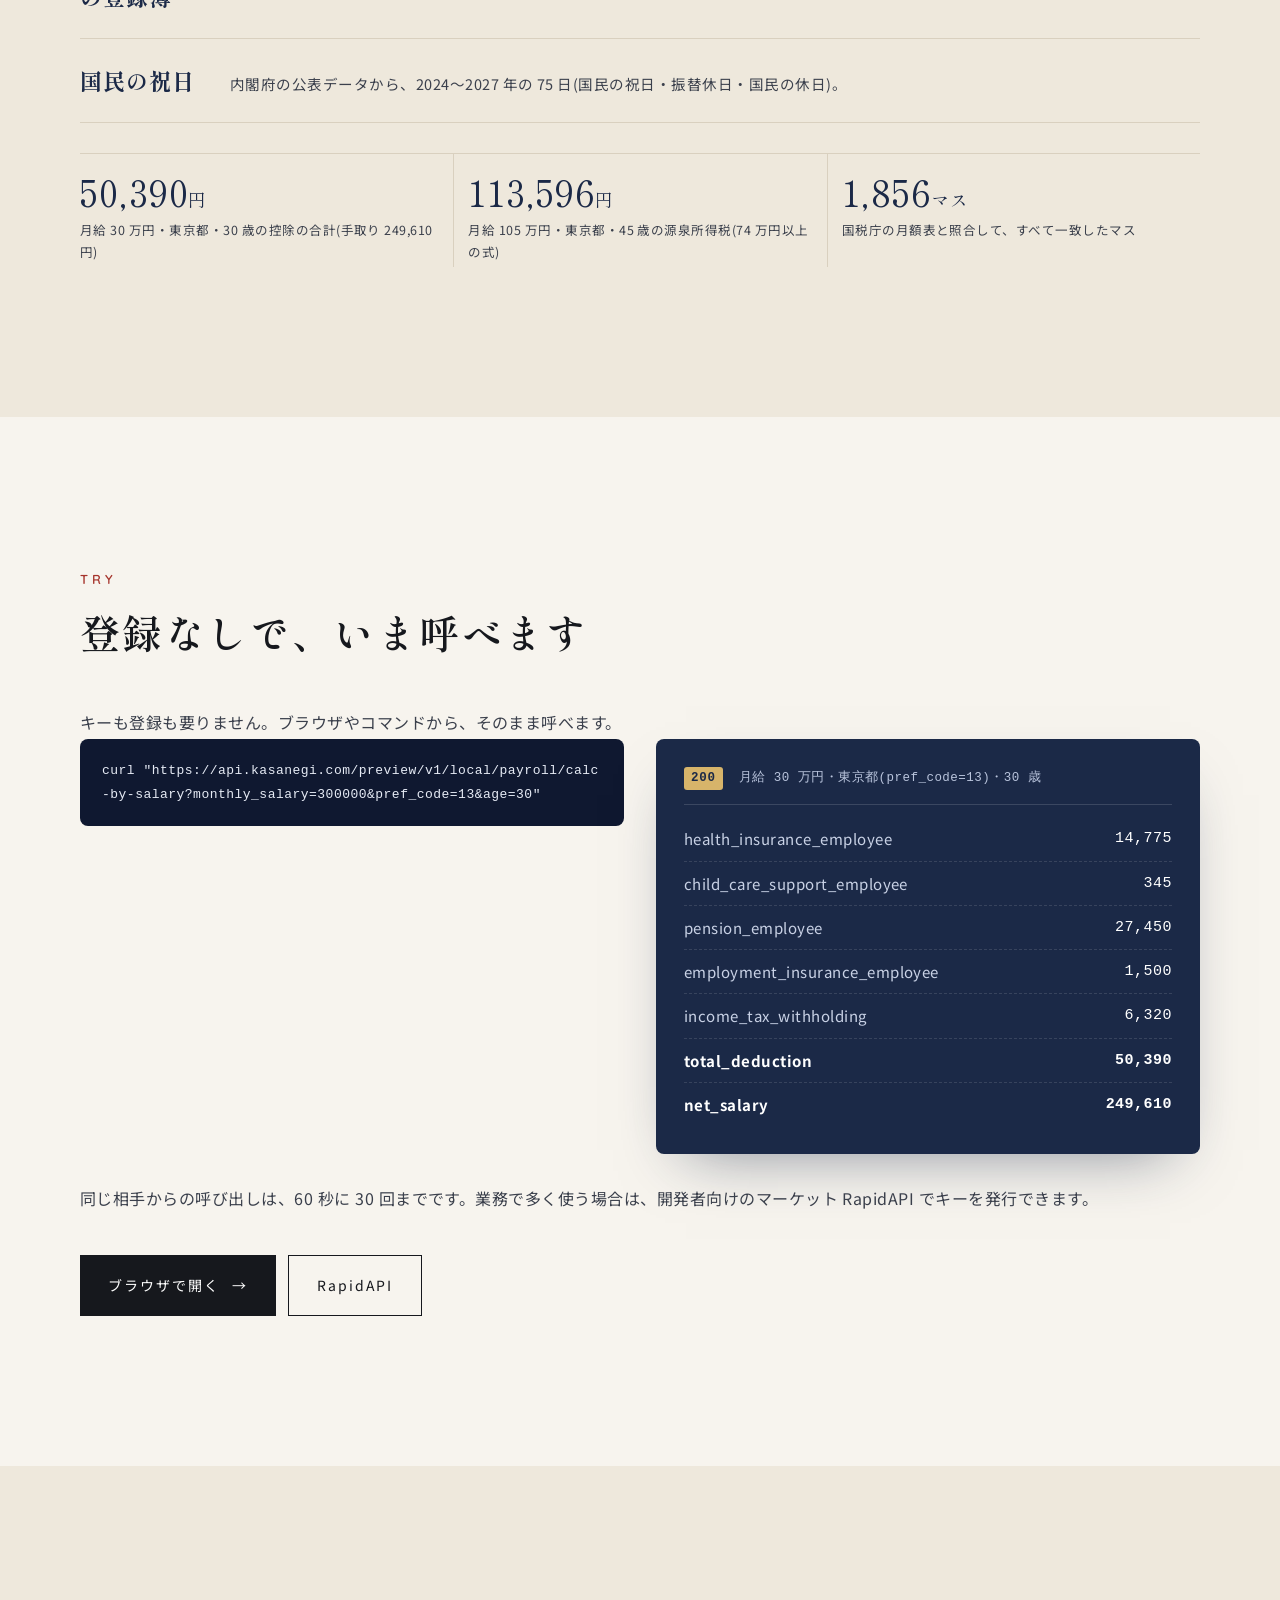
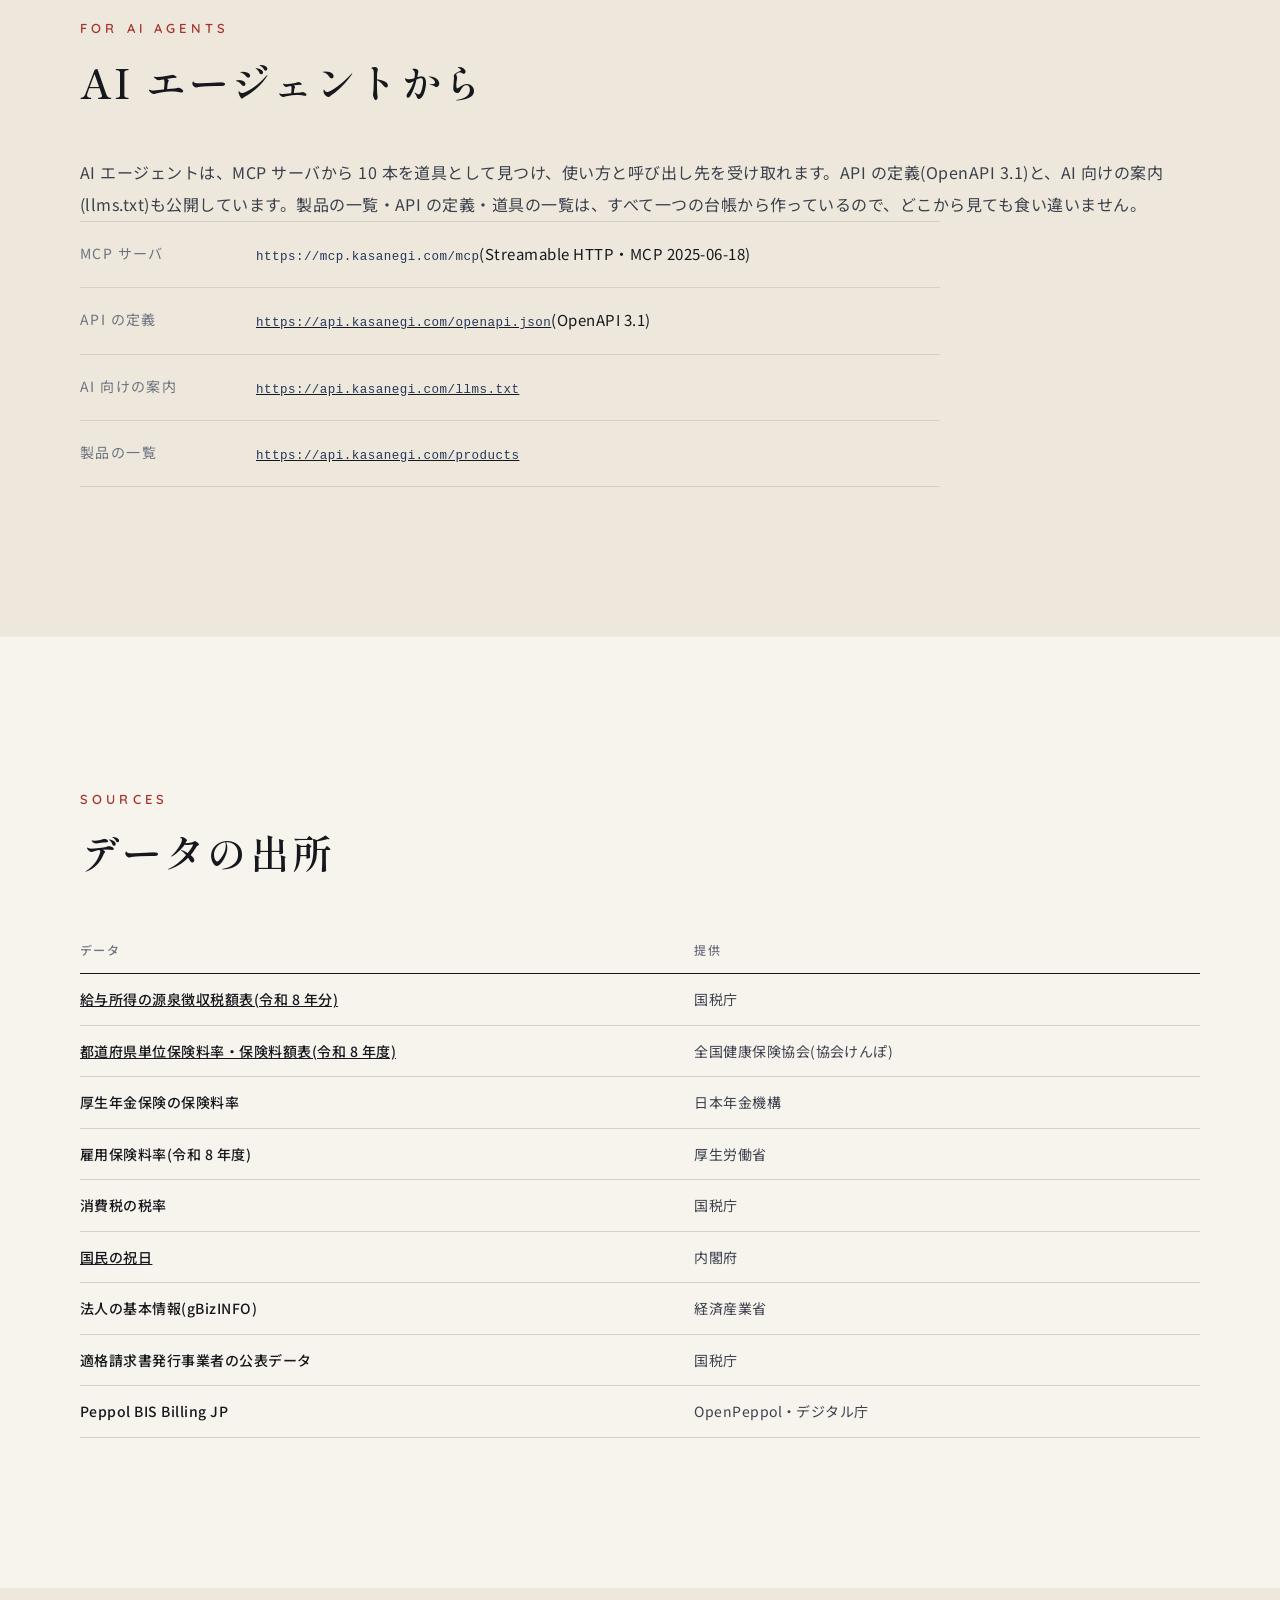
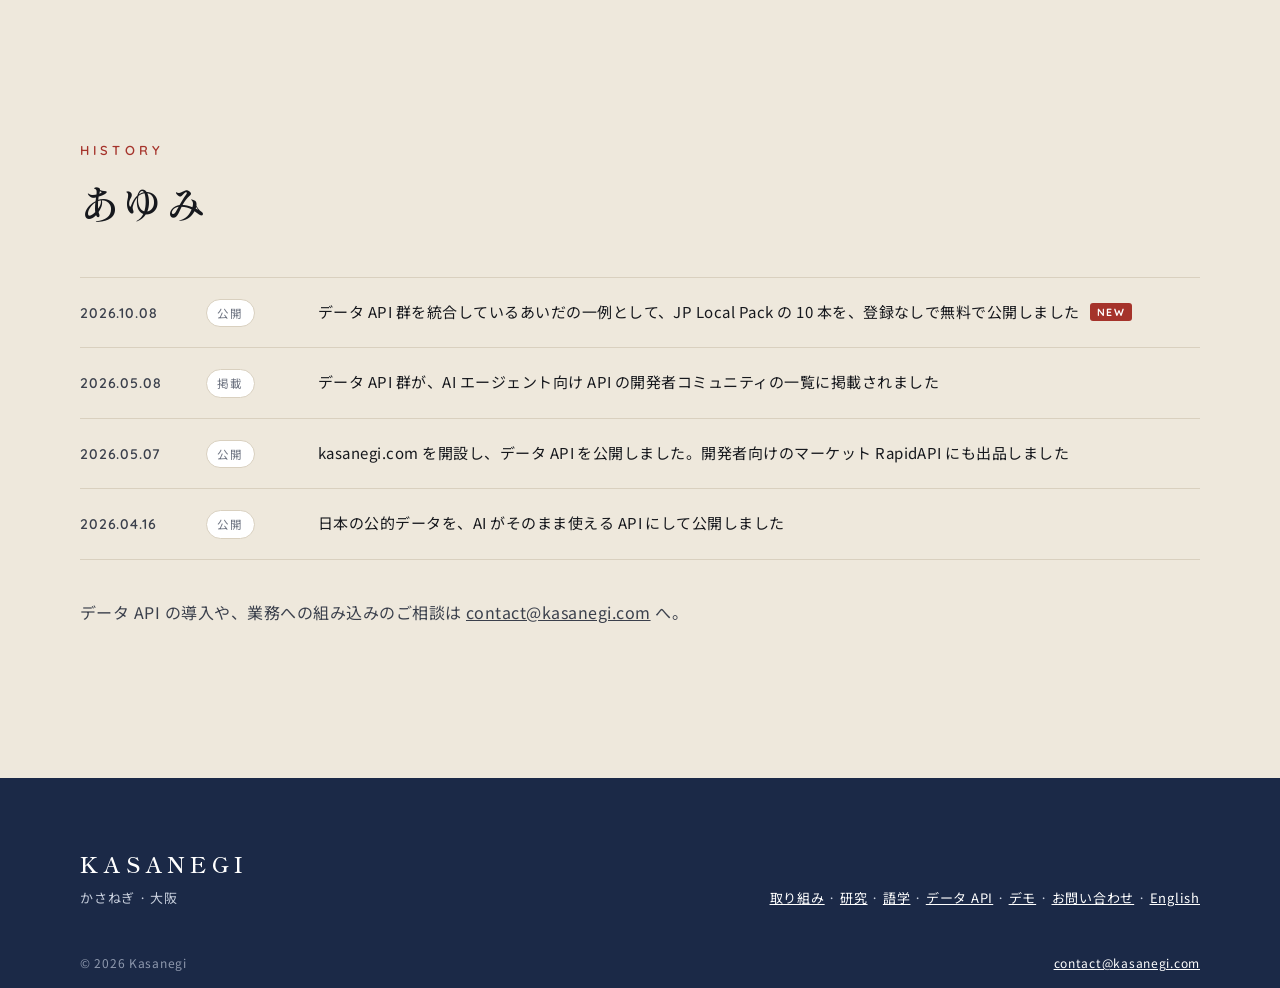
<file: api/index.html>
<!doctype html>
<html lang="ja">
<head>
<meta charset="utf-8">
<meta name="viewport" content="width=device-width,initial-scale=1">
<title>データ API | かさねぎ Kasanegi</title>
<meta name="description" content="日本の公的データを、AI エージェントがそのまま使える API に。かさねぎが開業前から開発・提供してきたデータ API 群の一例として、給与・社会保険・源泉所得税・消費税・祝日・法人番号・インボイス・Peppol を扱う JP Local Pack の 10 本を、登録なしで無料で公開しています。MCP 対応。">
<link rel="canonical" href="https://kasanegi.com/api/">
<link rel="alternate" hreflang="ja" href="https://kasanegi.com/api/">
<link rel="alternate" hreflang="en" href="https://kasanegi.com/en/api/">
<meta property="og:type" content="website">
<meta property="og:site_name" content="かさねぎ Kasanegi">
<meta property="og:title" content="データ API | かさねぎ">
<meta property="og:description" content="日本の公的データを、AI エージェントがそのまま呼べる API に。かさねぎのデータ API 群の一例、JP Local Pack の 10 本を無料で公開しています。">
<meta property="og:image" content="https://kasanegi.com/assets/og.png">
<meta property="og:url" content="https://kasanegi.com/api/">
<meta name="twitter:card" content="summary_large_image">
<link rel="icon" href="/assets/kasanegi-mark.svg" type="image/svg+xml">
<link rel="preconnect" href="https://fonts.googleapis.com">
<link rel="preconnect" href="https://fonts.gstatic.com" crossorigin>
<link href="https://fonts.googleapis.com/css2?family=Quicksand:wght@500;600;700&family=Shippori+Mincho:wght@500;600;700&family=Noto+Sans+JP:wght@400;500;700&family=Cormorant+Garamond:wght@500;600&display=swap" rel="stylesheet">
<link rel="stylesheet" href="/assets/style.css">
<script>document.documentElement.classList.add('js')</script>
<style>
  html:not(.js) .reveal{opacity:1;transform:none}
  .together .lede{text-wrap:pretty;word-break:auto-phrase}
  .phero h1{word-break:auto-phrase}
  .nw{display:inline-block}
  .sub-h{margin:84px 0 22px}
  .sub-h + .plate{margin-top:0}
  .split.top-start{align-items:start}
  .split.method-note{margin-top:96px;align-items:start}
  .visual h3{font-size:22px}
  .visual .tag{font-size:12px;letter-spacing:.14em;color:var(--beni);margin-bottom:6px}
  .visual .facts{margin-top:16px}
  .visual .facts > div,.horizon .facts > div{grid-template-columns:4.6em 1fr;gap:12px;padding:12px 0}
  .visual .facts dt,.horizon .facts dt{font-size:12.5px;padding-top:2px}
  .visual .facts dd,.horizon .facts dd{font-size:14px;line-height:1.85;color:var(--ink2)}

  /* 段の工程図 */
  .steps{list-style:none;margin-top:56px;display:grid;grid-template-columns:repeat(4,minmax(0,1fr));border-top:2px solid var(--ai)}
  .step{position:relative;padding:30px 22px 6px 0}
  .step + .step{padding-left:22px;border-left:1px solid var(--line)}
  .step::before{content:"";position:absolute;top:-8px;left:-7px;width:14px;height:14px;border-radius:50%;background:var(--paper2);border:2px solid var(--ai)}
  .step:first-child::before{left:0}
  .step .k{display:block;font-family:var(--latin);font-size:40px;line-height:1;color:var(--beni)}
  .step h3{font-size:19px;line-height:1.6;margin:14px 0 4px}
  .step dt{margin-top:16px;font-size:12px;letter-spacing:.14em;color:var(--mute)}
  .step dd{margin-top:4px;font-size:14px;line-height:1.85;color:var(--ink2)}
  .step dd.res{color:var(--ink)}
  @media(max-width:980px){.steps{grid-template-columns:repeat(2,minmax(0,1fr))}.step:nth-child(3){padding-left:0;border-left:0}.step:nth-child(n+3){margin-top:30px;border-top:1px solid var(--line)}.step:nth-child(3)::before{left:0}}
  @media(max-width:600px){.steps{grid-template-columns:1fr}.step,.step + .step{padding:30px 0 6px;border-left:0}.step + .step{margin-top:24px;border-top:1px solid var(--line)}.step::before,.step:nth-child(3)::before{left:0}}

  /* 模式図 */
  .rrim{margin:0}
  .rrim svg{width:100%;height:auto;display:block;overflow:visible}
  .rrim text{font-family:var(--sans);font-size:12px;fill:var(--ink2)}
  .rrim .th{font-family:var(--serif);font-size:13.5px;font-weight:600;fill:var(--ink)}
  .rrim .sm{font-size:10.5px;fill:var(--mute)}

  /* 表 */
  .tbl{width:100%;border-collapse:collapse;table-layout:fixed;font-size:14px;line-height:1.75}
  .tbl col.c1{width:34%}.tbl col.c2{width:28%}.tbl col.c3{width:16%}.tbl col.c4{width:22%}
  .tbl th,.tbl td{text-align:left;vertical-align:top;padding:13px 18px 13px 0;border-bottom:1px solid var(--line)}
  .tbl thead th{font-size:12px;font-weight:500;letter-spacing:.12em;color:var(--mute);border-bottom:1px solid var(--ink)}
  .tbl tbody th{font-weight:500;color:var(--ink)}
  .tbl td{color:var(--ink2)}
  @media(max-width:720px){.tbl thead{display:none}.tbl,.tbl tbody,.tbl tr,.tbl th,.tbl td{display:block;width:auto}.tbl tr{padding:14px 0;border-bottom:1px solid var(--line)}.tbl tbody th,.tbl td{border:0;padding:2px 0;width:auto}.tbl td::before{content:attr(data-l);display:inline-block;min-width:4.4em;margin-right:8px;font-size:11.5px;letter-spacing:.1em;color:var(--mute)}}

  /* 直径に合わせた並べ図 */
  .dgrid{margin-top:32px;display:grid;grid-template-columns:repeat(4,minmax(0,1fr));gap:30px 22px}
  .dgrid figure{margin:0}
  .dgrid img{width:100%;height:auto;aspect-ratio:1/1;background:var(--paper);border:1px solid var(--line);border-radius:3px}
  .dgrid figcaption{margin-top:10px;line-height:1.6}
  .dgrid figcaption b{display:block;font-family:var(--serif);font-size:16px;font-weight:600;letter-spacing:.04em}
  .dgrid figcaption span{display:block;font-size:12.5px;color:var(--mute)}
  .dgrid .dlegend{align-self:center;font-size:12.5px;line-height:1.85;color:var(--mute);padding-left:16px;border-left:2px solid var(--beni)}
  @media(max-width:760px){.dgrid{grid-template-columns:repeat(2,minmax(0,1fr));gap:24px 16px}.dgrid .dlegend{grid-column:1/-1}}

  /* 進み方の記録 */
  .tl{margin-top:36px}
  .tl p b{font-weight:700;color:var(--ink)}
  .tl p span{display:block;margin-top:2px;font-size:14.5px;color:var(--ink2)}
</style>
<script type="application/ld+json">
{
  "@context": "https://schema.org",
  "@type": "WebAPI",
  "name": "JP Local Pack",
  "description": "One example from Kasanegi's family of Japanese public-data APIs for AI agents, open free of charge: payroll deductions, social insurance grades, withholding income tax (NTA monthly table, all 1,856 cells), consumption tax, national holidays, corporate numbers, qualified invoice issuer registry, and Peppol invoice validation.",
  "url": "https://kasanegi.com/api/",
  "documentation": "https://api.kasanegi.com/openapi.json",
  "termsOfService": "https://kasanegi.com/api/",
  "provider": {"@type": "Organization", "name": "Kasanegi", "alternateName": "かさねぎ", "url": "https://kasanegi.com/"},
  "isAccessibleForFree": true
}
</script>
</head>
<body>
<!--email_off-->

<header class="top always" id="top">
  <a class="brand" href="/" aria-label="かさねぎ トップへ"><img src="/assets/kasanegi-mark.svg" alt="" width="26" height="26"><span class="logo-type">KASANEGI</span></a>
  <nav aria-label="メイン">
    <a href="/research/">研究</a>
    <a href="/reader/">語学</a>
    <a href="/api/" aria-current="page">データ API</a>
    <a class="hide-sm" href="/#contact">お問い合わせ</a>
    <a class="lang" href="/en/api/" hreflang="en" lang="en">EN</a>
  </nav>
</header>

<main>

<section class="phero">
  <div class="wrap">
    <p class="kicker">DATA API</p>
    <h1>日本の公的データを、<span class="nw">AI がそのまま使える形に</span></h1>
    <p>国税庁、協会けんぽ、厚生労働省、内閣府、経済産業省の gBizINFO など、日本の公的機関が公開している表や登録簿を、AI エージェントやソフトウェアが一度の呼び出しで使える API に作り替える。かさねぎは開業前から、こうしたデータ API の群を開発し、提供してきました。いまその群は、かさねぎのすべてを一つにする土台へ統合しています。その間も実物に触れていただけるよう、群の一例として、JP Local Pack の 10 本を登録なしで無料で開いています。外に開いていない企業情報や補助金のデータ API 群も抱え、AI の資源が増えるほど外へ開いていきます。</p>
    <div class="btns"><a class="btn light" href="#try">一例をいま試す <span class="arrow">→</span></a><a class="btn ghost on-dark" href="#agents">AI エージェントから使う</a></div>
  </div>
</section>

<div class="kasane" aria-hidden="true"><i></i><i></i><i></i><i></i><i></i></div>

<section class="block" id="local-pack">
  <div class="wrap">
    <div class="reveal">
      <p class="eyebrow">AN EXAMPLE · JP LOCAL PACK</p>
      <h2 class="sec-h">一例として、日本のバックオフィスを 10 本の API に</h2>
      <p class="body">データ API 群の中から、いま無料で開いている一例です。毎月の給与計算、取引先の確認、請求書の検証。日本の会社で毎月繰り返される計算と確認を、AI がそのまま呼べる形にまとめました。</p>
    </div>
    <div class="reveal">
      <table class="tbl api-tbl">
        <colgroup><col class="c1"><col class="c2"><col class="c3"></colgroup>
        <thead><tr><th scope="col">API</th><th scope="col">返すもの</th><th scope="col">出典</th></tr></thead>
        <tbody>
          <tr><th scope="row">給与のまとめ<br><code class="ep">/combined/payroll-summary</code></th><td data-l="返すもの">月給から、各保険料・源泉所得税・控除の合計・手取りと、その月の祝日</td><td data-l="出典">協会けんぽ・厚生労働省・国税庁・内閣府</td></tr>
          <tr><th scope="row">給与の控除<br><code class="ep">/payroll/calc-by-salary</code></th><td data-l="返すもの">健康保険・介護保険・子ども・子育て支援金・厚生年金・雇用保険・源泉所得税・手取り</td><td data-l="出典">協会けんぽ・日本年金機構・厚生労働省・国税庁</td></tr>
          <tr><th scope="row">標準報酬月額<br><code class="ep">/social-insurance/standard-remuneration</code></th><td data-l="返すもの">健康保険 50 等級・厚生年金 32 等級の等級と保険料</td><td data-l="出典">協会けんぽ・日本年金機構</td></tr>
          <tr><th scope="row">消費税率<br><code class="ep">/tax/consumption/rate</code></th><td data-l="返すもの">日付ごとの標準税率と軽減税率、インボイス制度の開始の判定</td><td data-l="出典">国税庁</td></tr>
          <tr><th scope="row">国民の祝日<br><code class="ep">/holiday/jp</code></th><td data-l="返すもの">2024〜2027 年の国民の祝日・振替休日・国民の休日(英語名つき)</td><td data-l="出典">内閣府</td></tr>
          <tr><th scope="row">法人の候補検索<br><code class="ep">/houjin-lookup/by-name</code></th><td data-l="返すもの">社名から、法人番号の候補と見分けの根拠</td><td data-l="出典">gBizINFO(経済産業省)</td></tr>
          <tr><th scope="row">法人の照会<br><code class="ep">/houjin-number/lookup</code></th><td data-l="返すもの">法人番号から、会社の概要</td><td data-l="出典">gBizINFO(経済産業省)</td></tr>
          <tr><th scope="row">インボイスの事業者検索<br><code class="ep">/invoice/issuer-by-name</code></th><td data-l="返すもの">社名から、適格請求書発行事業者の登録の有無</td><td data-l="出典">gBizINFO・国税庁の公表データ</td></tr>
          <tr><th scope="row">インボイスの登録照会<br><code class="ep">/invoice/issuer-registration-lookup</code></th><td data-l="返すもの">登録番号(T 番号)から、登録の状態と登録日</td><td data-l="出典">国税庁 適格請求書発行事業者公表サイトの公表データ</td></tr>
          <tr><th scope="row">Peppol の検証<br><code class="ep">/invoice/peppol-validate</code></th><td data-l="返すもの">請求書データを、Peppol BIS Billing JP の主要な 15 規則で検証</td><td data-l="出典">Peppol BIS Billing JP</td></tr>
        </tbody>
      </table>
      <p class="note">道のはじめに <code>https://api.kasanegi.com/preview/v1/local</code> を付けて呼びます(上の表は道の後半)。</p>
    </div>
  </div>
</section>

<section class="block alt" id="accuracy">
  <div class="wrap">
    <div class="reveal">
      <p class="eyebrow">ACCURACY</p>
      <h2 class="sec-h">公式の表と、1 円単位で合わせる</h2>
      <p class="body">給与の計算は、近い値で済ませません。公式の表と規則を、そのまま持っています。</p>
    </div>
    <ul class="points reveal">
      <li><b>源泉所得税</b><span>国税庁「給与所得の源泉徴収税額表(令和 8 年分)」月額表・甲欄の 1,856 マス(231 の区分 × 扶養 0〜7 人と、最下行)をそのまま持ち、全マスが公式と一致することを試験で確かめています。社会保険料を引いた後の額が 74 万円以上なら、表の注記どおり 9 つの区分の式で求めます。国税庁「月額表の使い方」の設例とも一致します。</span></li>
      <li><b>健康保険と介護保険</b><span>協会けんぽの令和 8 年度の料率を 47 都道府県すべて持ち、東京都の保険料額表 50 行と、等級・範囲・保険料を照合しています。円未満は額表の注記どおり 50 銭以下切り捨て・50 銭超切り上げ。40〜64 歳は、健康保険と介護保険を足してから丸めます。</span></li>
      <li><b>支援金・年金・雇用保険</b><span>2026 年 4 月分からの子ども・子育て支援金(0.23%)、厚生年金(18.3%)、雇用保険(一般の事業・労働者負担 5/1,000。標準報酬ではなく賃金にかけ、規則どおりに端数を処理)。</span></li>
      <li><b>消費税</b><span>1989 年の 3% から、2019 年 10 月の標準 10%・軽減 8% まで、施行日ごとの履歴を持ちます。インボイス制度の開始日(2023 年 10 月 1 日)も判定し、日付は日本時間で決めます。</span></li>
      <li><b>インボイスの登録簿</b><span>国税庁の公表データの全件と差分から、5,009,701 件を引ける形に整えています。応答には、データがいつ時点のものかを必ず付けます。</span></li>
      <li><b>国民の祝日</b><span>内閣府の公表データから、2024〜2027 年の 75 日(国民の祝日・振替休日・国民の休日)。</span></li>
    </ul>
    <dl class="stats reveal">
      <div><dt>50,390<small style="font-size:.5em">円</small></dt><dd>月給 30 万円・東京都・30 歳の控除の合計(手取り 249,610 円)</dd></div>
      <div><dt>113,596<small style="font-size:.5em">円</small></dt><dd>月給 105 万円・東京都・45 歳の源泉所得税(74 万円以上の式)</dd></div>
      <div><dt>1,856<small style="font-size:.5em">マス</small></dt><dd>国税庁の月額表と照合して、すべて一致したマス</dd></div>
    </dl>
  </div>
</section>

<section class="block" id="try">
  <div class="wrap">
    <div class="reveal">
      <p class="eyebrow">TRY</p>
      <h2 class="sec-h">登録なしで、いま呼べます</h2>
      <p class="body">キーも登録も要りません。ブラウザやコマンドから、そのまま呼べます。</p>
    </div>
    <div class="try-grid reveal">
      <pre class="codeblock"><code>curl "https://api.kasanegi.com/preview/v1/local/payroll/calc-by-salary?monthly_salary=300000&amp;pref_code=13&amp;age=30"</code></pre>
      <div class="api-card">
        <p class="api-req"><span>200</span> 月給 30 万円・東京都(pref_code=13)・30 歳</p>
        <dl class="api-res">
          <div><dt>health_insurance_employee</dt><dd>14,775</dd></div>
          <div><dt>child_care_support_employee</dt><dd>345</dd></div>
          <div><dt>pension_employee</dt><dd>27,450</dd></div>
          <div><dt>employment_insurance_employee</dt><dd>1,500</dd></div>
          <div><dt>income_tax_withholding</dt><dd>6,320</dd></div>
          <div class="sum"><dt>total_deduction</dt><dd>50,390</dd></div>
          <div class="sum"><dt>net_salary</dt><dd>249,610</dd></div>
        </dl>
      </div>
    </div>
    <p class="body reveal" style="margin-top:28px">同じ相手からの呼び出しは、60 秒に 30 回までです。業務で多く使う場合は、開発者向けのマーケット RapidAPI でキーを発行できます。</p>
    <div class="btns reveal"><a class="btn" href="https://api.kasanegi.com/preview/v1/local/payroll/calc-by-salary?monthly_salary=300000&amp;pref_code=13&amp;age=30" rel="noopener">ブラウザで開く <span class="arrow">→</span></a><a class="btn ghost" href="https://rapidapi.com/kasanegi123/api/jp-local-pack-japan-payroll-invoice-tax-apis" rel="noopener">RapidAPI</a></div>
  </div>
</section>

<section class="block alt" id="agents">
  <div class="wrap">
    <div class="reveal">
      <p class="eyebrow">FOR AI AGENTS</p>
      <h2 class="sec-h">AI エージェントから</h2>
      <p class="body">AI エージェントは、MCP サーバから 10 本を道具として見つけ、使い方と呼び出し先を受け取れます。API の定義(OpenAPI 3.1)と、AI 向けの案内(llms.txt)も公開しています。製品の一覧・API の定義・道具の一覧は、すべて一つの台帳から作っているので、どこから見ても食い違いません。</p>
    </div>
    <dl class="facts reveal">
      <div><dt>MCP サーバ</dt><dd><code>https://mcp.kasanegi.com/mcp</code>(Streamable HTTP・MCP 2025-06-18)</dd></div>
      <div><dt>API の定義</dt><dd><a href="https://api.kasanegi.com/openapi.json" rel="noopener"><code>https://api.kasanegi.com/openapi.json</code></a>(OpenAPI 3.1)</dd></div>
      <div><dt>AI 向けの案内</dt><dd><a href="https://api.kasanegi.com/llms.txt" rel="noopener"><code>https://api.kasanegi.com/llms.txt</code></a></dd></div>
      <div><dt>製品の一覧</dt><dd><a href="https://api.kasanegi.com/products" rel="noopener"><code>https://api.kasanegi.com/products</code></a></dd></div>
    </dl>
  </div>
</section>

<section class="block" id="sources">
  <div class="wrap reveal">
    <p class="eyebrow">SOURCES</p>
    <h2 class="sec-h">データの出所</h2>
    <table class="tbl src-tbl">
      <colgroup><col class="c1"><col class="c2"></colgroup>
      <thead><tr><th scope="col">データ</th><th scope="col">提供</th></tr></thead>
      <tbody>
        <tr><th scope="row"><a href="https://www.nta.go.jp/publication/pamph/gensen/zeigakuhyo2026/01.htm" rel="noopener">給与所得の源泉徴収税額表(令和 8 年分)</a></th><td data-l="提供">国税庁</td></tr>
        <tr><th scope="row"><a href="https://www.kyoukaikenpo.or.jp/about/business/insurance_rate/rate_prefectures/r08/index.html" rel="noopener">都道府県単位保険料率・保険料額表(令和 8 年度)</a></th><td data-l="提供">全国健康保険協会(協会けんぽ)</td></tr>
        <tr><th scope="row">厚生年金保険の保険料率</th><td data-l="提供">日本年金機構</td></tr>
        <tr><th scope="row">雇用保険料率(令和 8 年度)</th><td data-l="提供">厚生労働省</td></tr>
        <tr><th scope="row">消費税の税率</th><td data-l="提供">国税庁</td></tr>
        <tr><th scope="row"><a href="https://www8.cao.go.jp/chosei/shukujitsu/gaiyou.html" rel="noopener">国民の祝日</a></th><td data-l="提供">内閣府</td></tr>
        <tr><th scope="row">法人の基本情報(gBizINFO)</th><td data-l="提供">経済産業省</td></tr>
        <tr><th scope="row">適格請求書発行事業者の公表データ</th><td data-l="提供">国税庁</td></tr>
        <tr><th scope="row">Peppol BIS Billing JP</th><td data-l="提供">OpenPeppol・デジタル庁</td></tr>
      </tbody>
    </table>
  </div>
</section>

<section class="block alt" id="history">
  <div class="wrap reveal">
    <p class="eyebrow">HISTORY</p>
    <h2 class="sec-h">あゆみ</h2>
    <ul class="news">
      <li class="new"><time datetime="2026-10-08">2026.10.08</time><span class="tag">公開</span><p>データ API 群を統合しているあいだの一例として、JP Local Pack の 10 本を、登録なしで無料で公開しました</p></li>
      <li><time datetime="2026-05-08">2026.05.08</time><span class="tag">掲載</span><p>データ API 群が、AI エージェント向け API の開発者コミュニティの一覧に掲載されました</p></li>
      <li><time datetime="2026-05-07">2026.05.07</time><span class="tag">公開</span><p>kasanegi.com を開設し、データ API を公開しました。開発者向けのマーケット RapidAPI にも出品しました</p></li>
      <li><time datetime="2026-04-16">2026.04.16</time><span class="tag">公開</span><p>日本の公的データを、AI がそのまま使える API にして公開しました</p></li>
    </ul>
    <p class="body" style="margin-top:36px">データ API の導入や、業務への組み込みのご相談は <a href="mailto:contact@kasanegi.com">contact@kasanegi.com</a> へ。</p>
  </div>
</section>

</main>

<footer>
  <div class="wrap">
    <div class="grid">
      <div>
        <a class="mark logo-type" href="/" style="font-size:22px">KASANEGI</a>
        <p class="meta">かさねぎ · 大阪</p>
      </div>
      <p class="meta"><a href="/#projects">取り組み</a> · <a href="/research/">研究</a> · <a href="/reader/">語学</a> · <a href="/api/">データ API</a> · <a href="/demo/">デモ</a> · <a href="/#contact">お問い合わせ</a> · <a href="/en/api/" hreflang="en" lang="en">English</a></p>
    </div>
    <div class="small"><span>© 2026 Kasanegi</span><a href="mailto:contact@kasanegi.com">contact@kasanegi.com</a></div>
  </div>
</footer>

<script>
(function(){
  var els=document.querySelectorAll('.reveal');
  if(!('IntersectionObserver' in window)){els.forEach(function(e){e.classList.add('on')});return}
  var io=new IntersectionObserver(function(entries){entries.forEach(function(en){if(en.isIntersecting){en.target.classList.add('on');io.unobserve(en.target)}})},{rootMargin:'0px 0px -8% 0px'});
  els.forEach(function(e){io.observe(e)});
})();
</script>
<!--/email_off-->
</body>
</html>
</file>
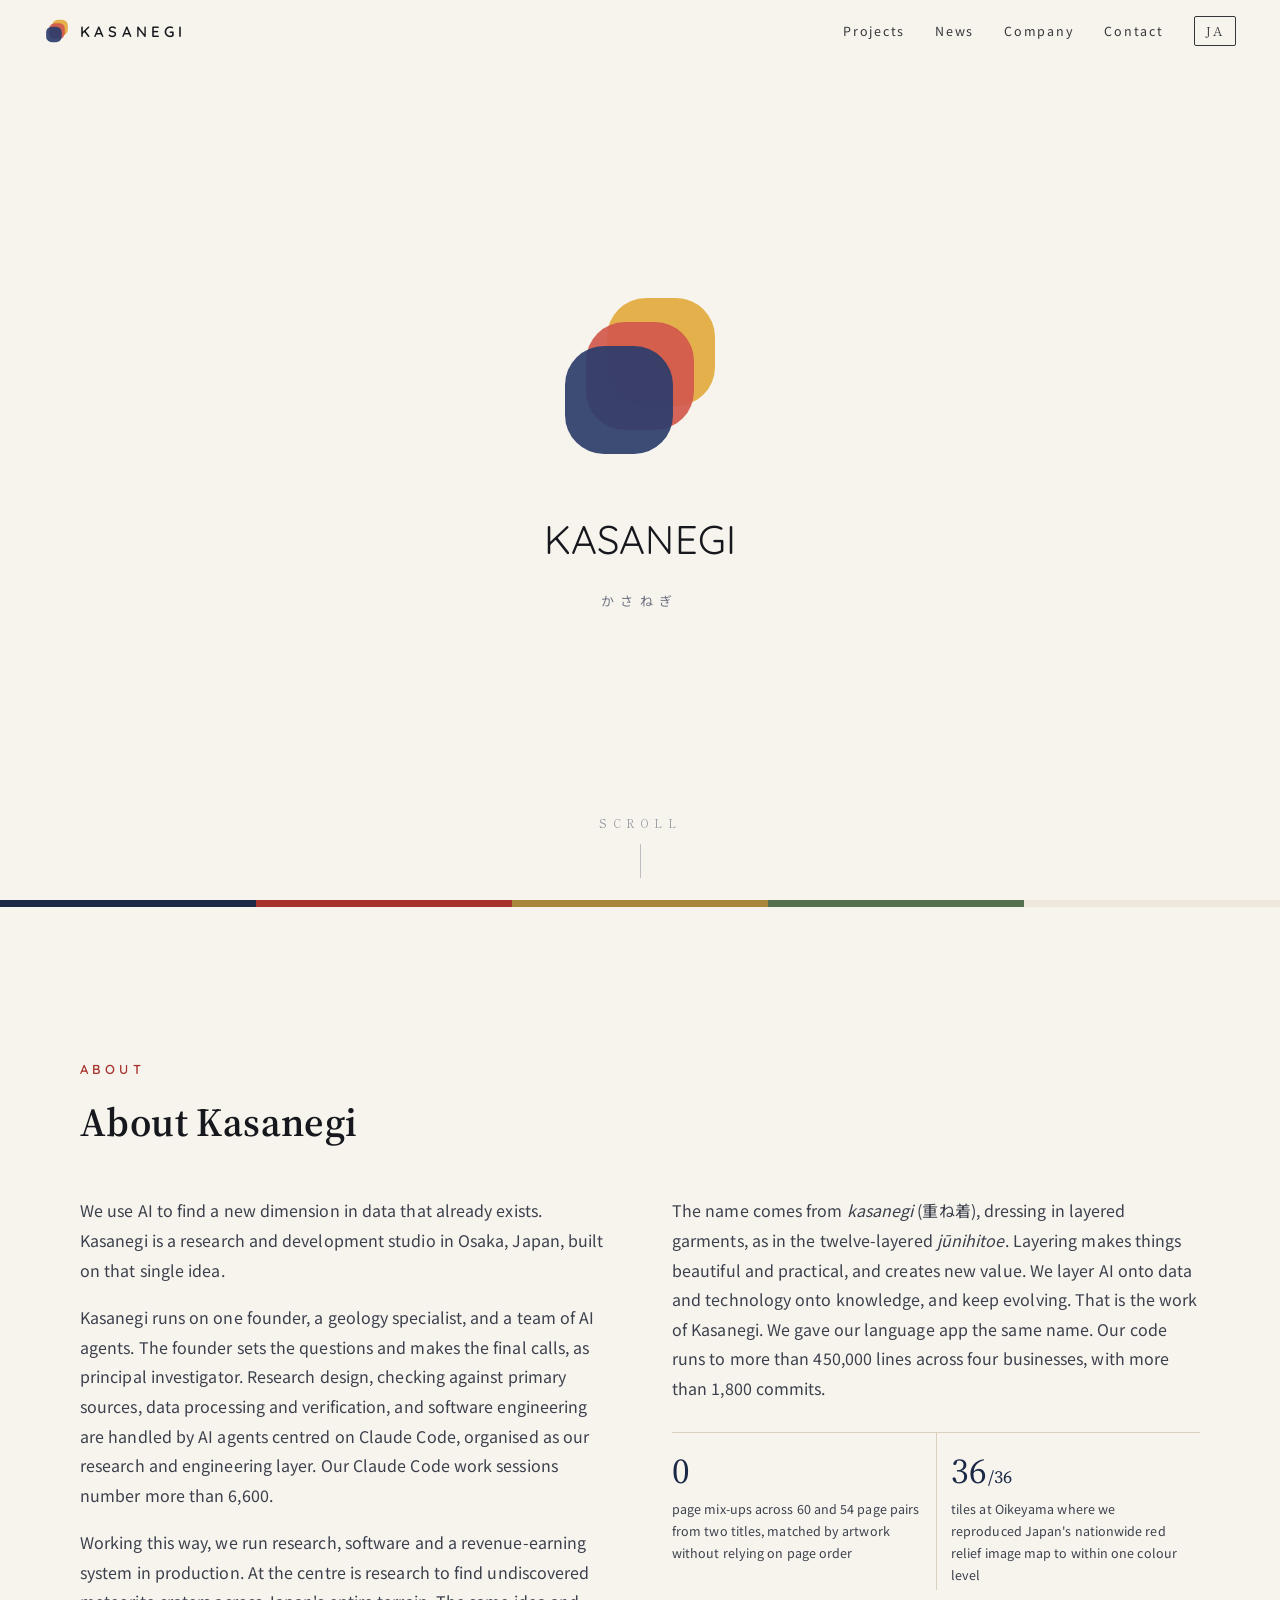
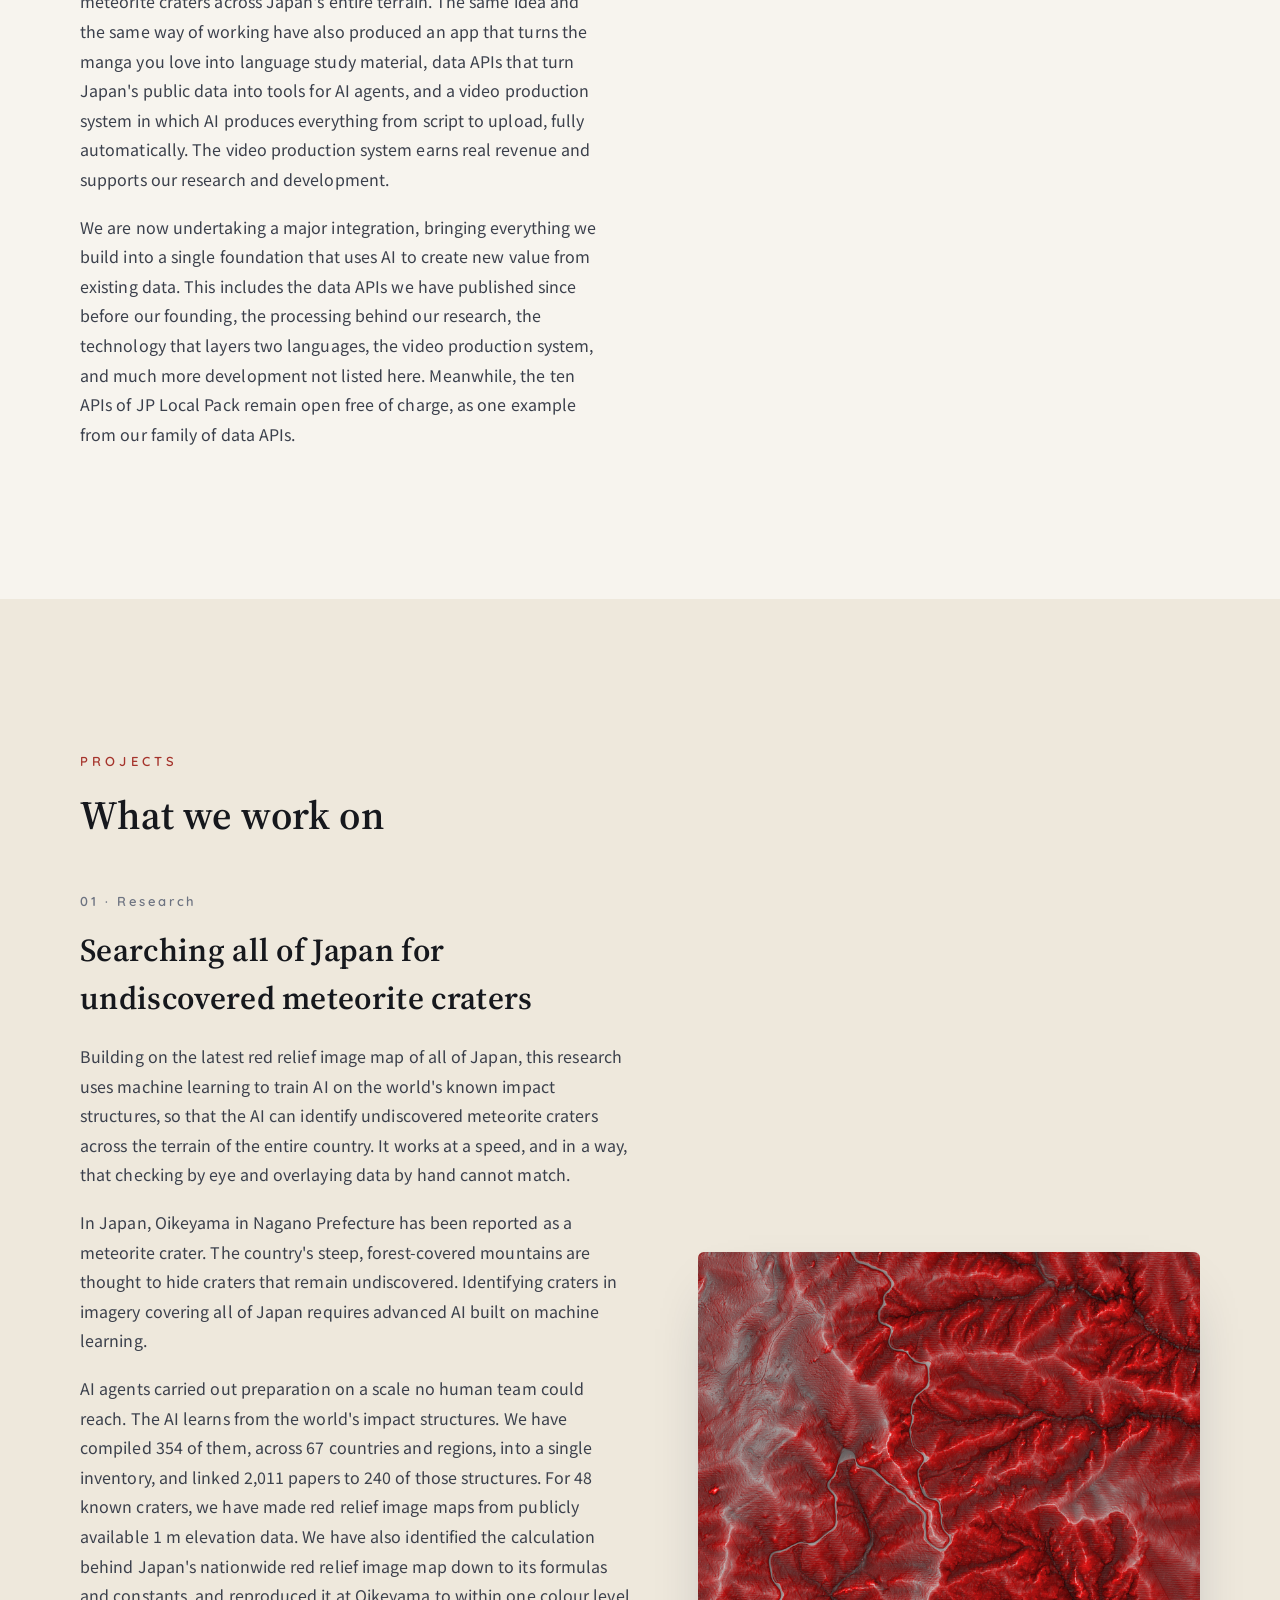
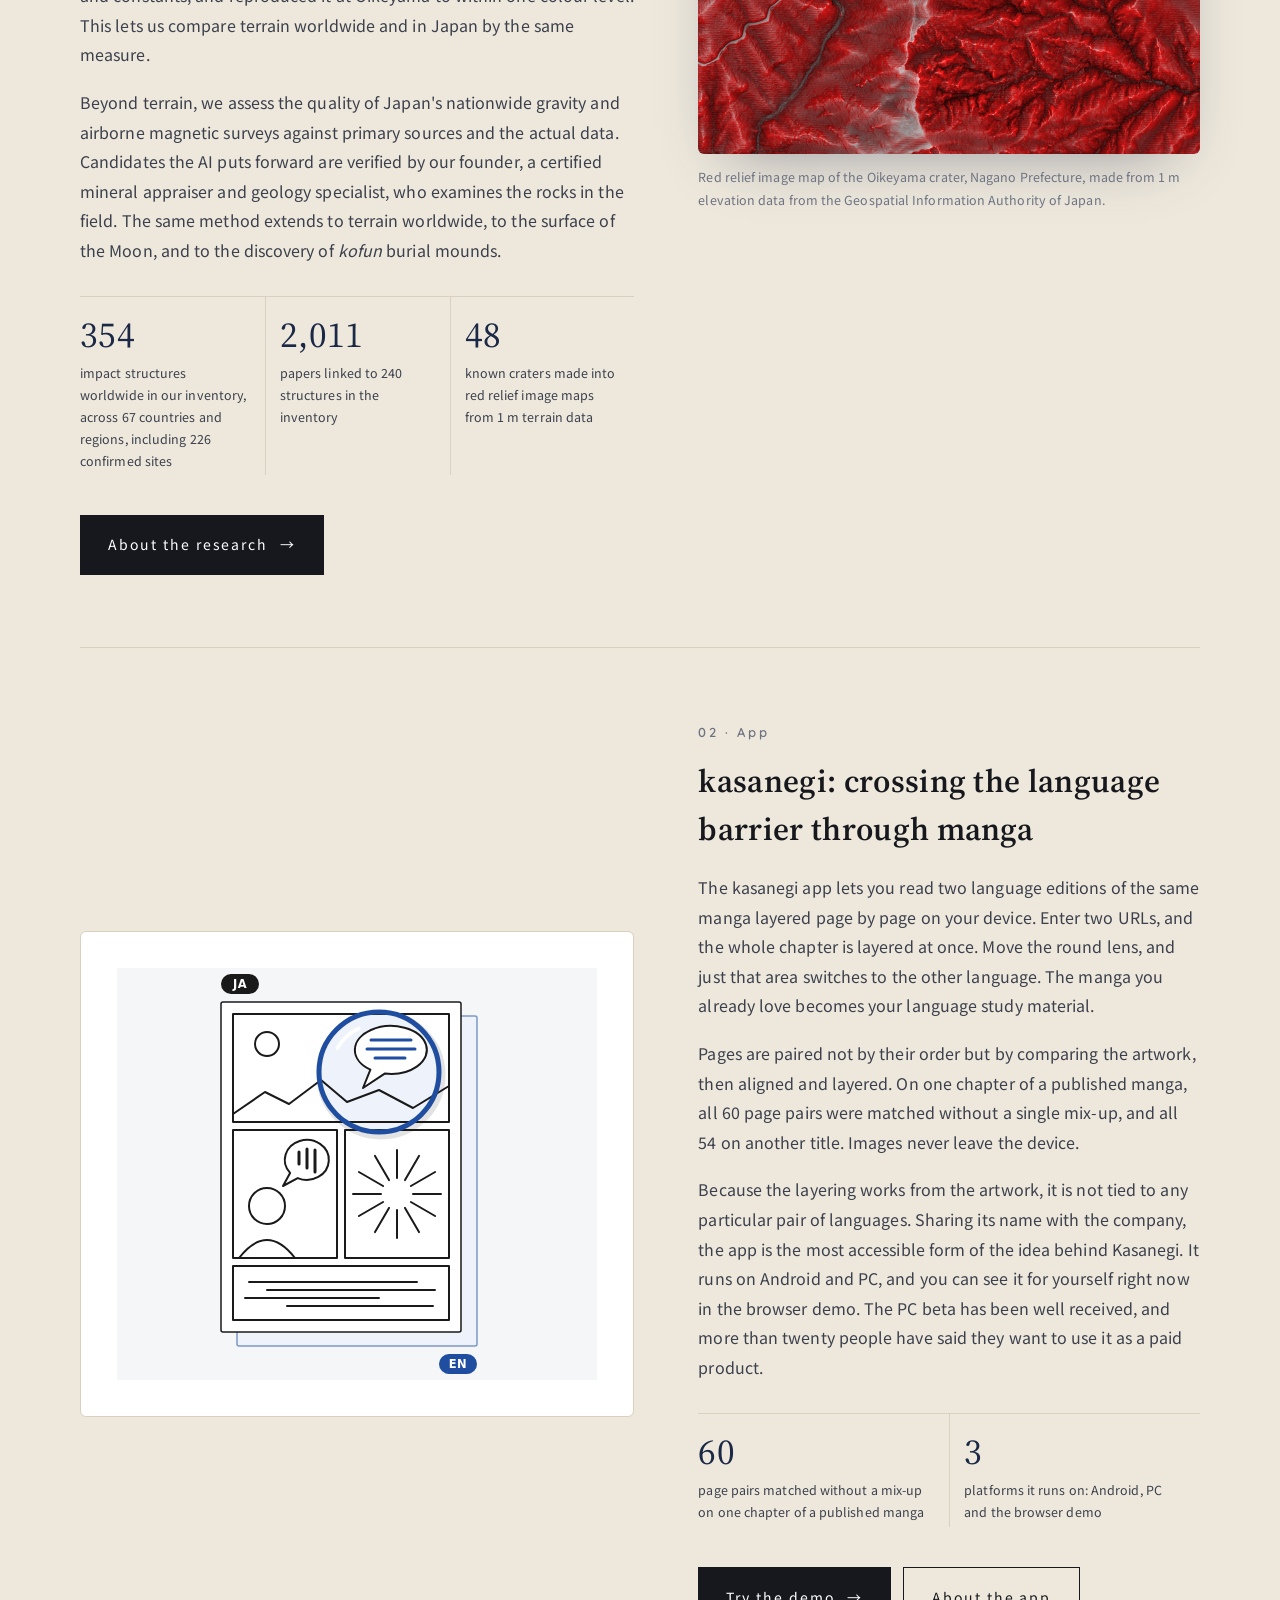
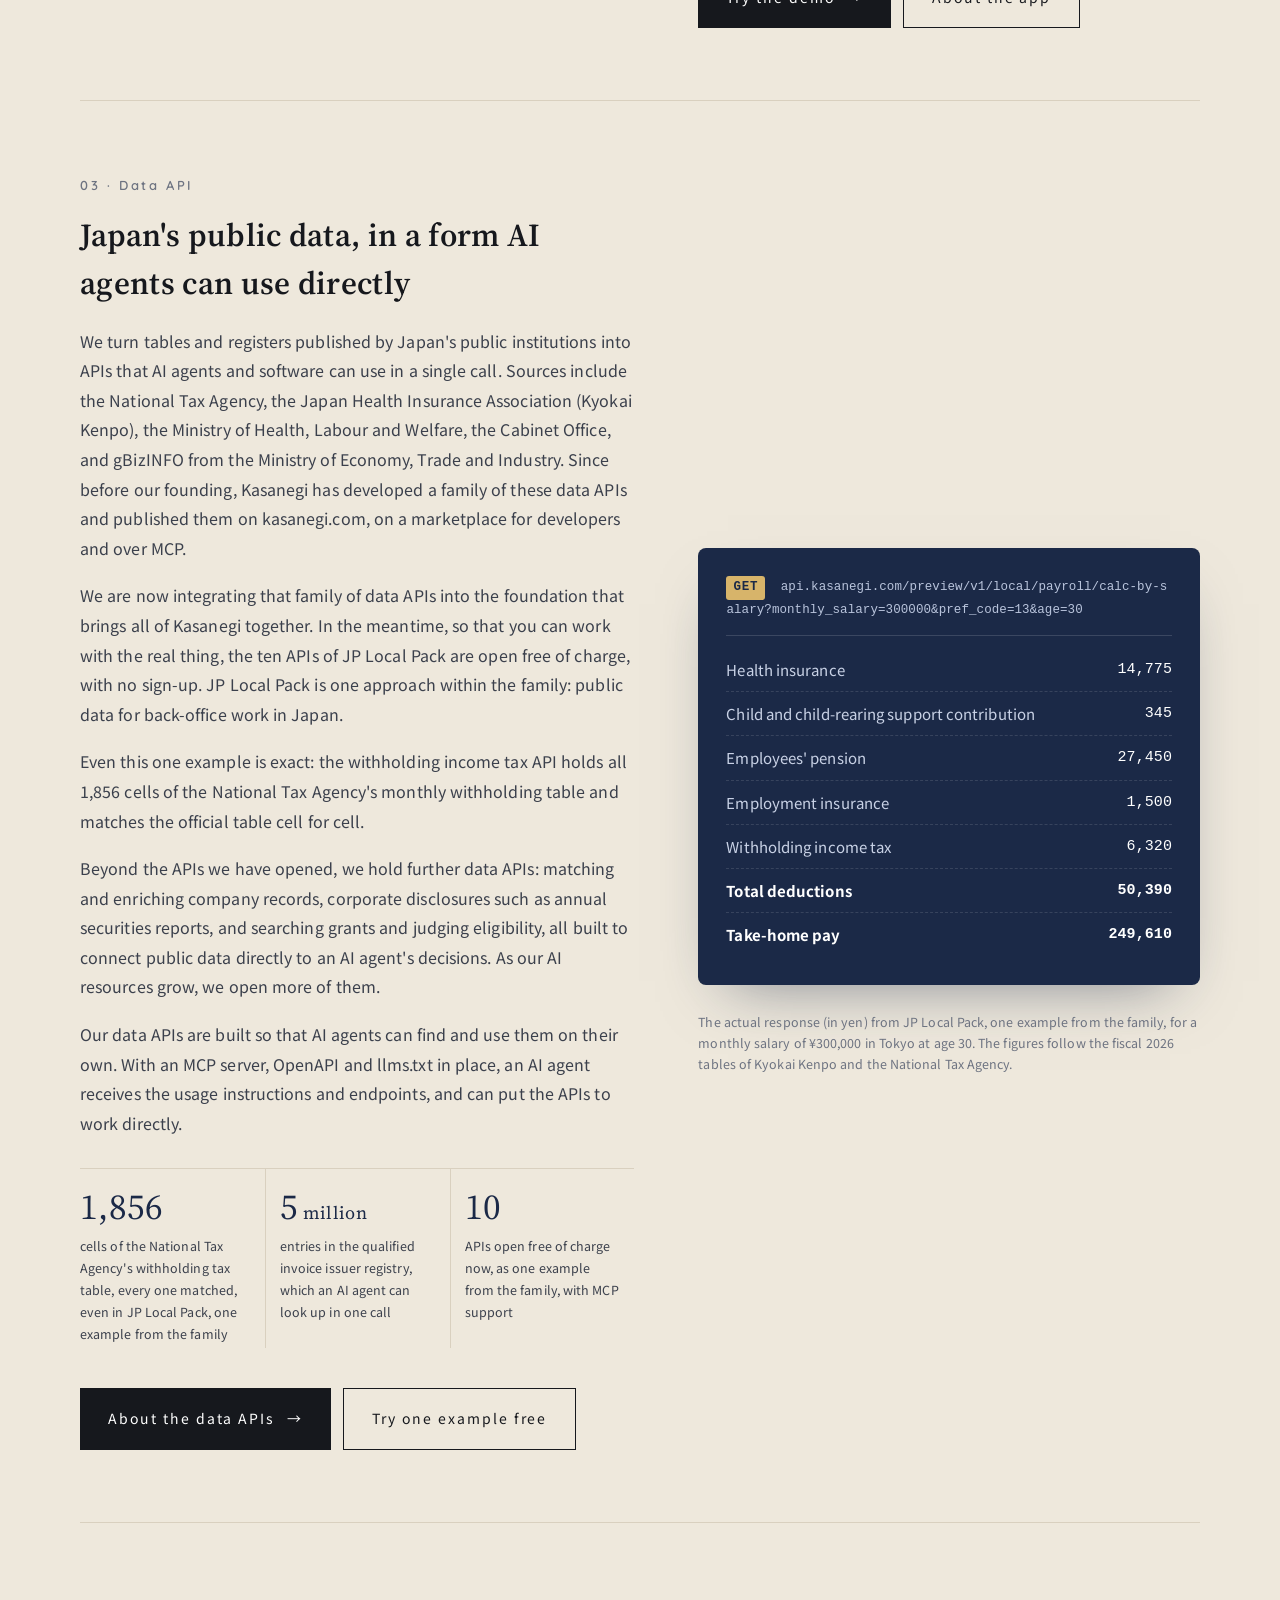
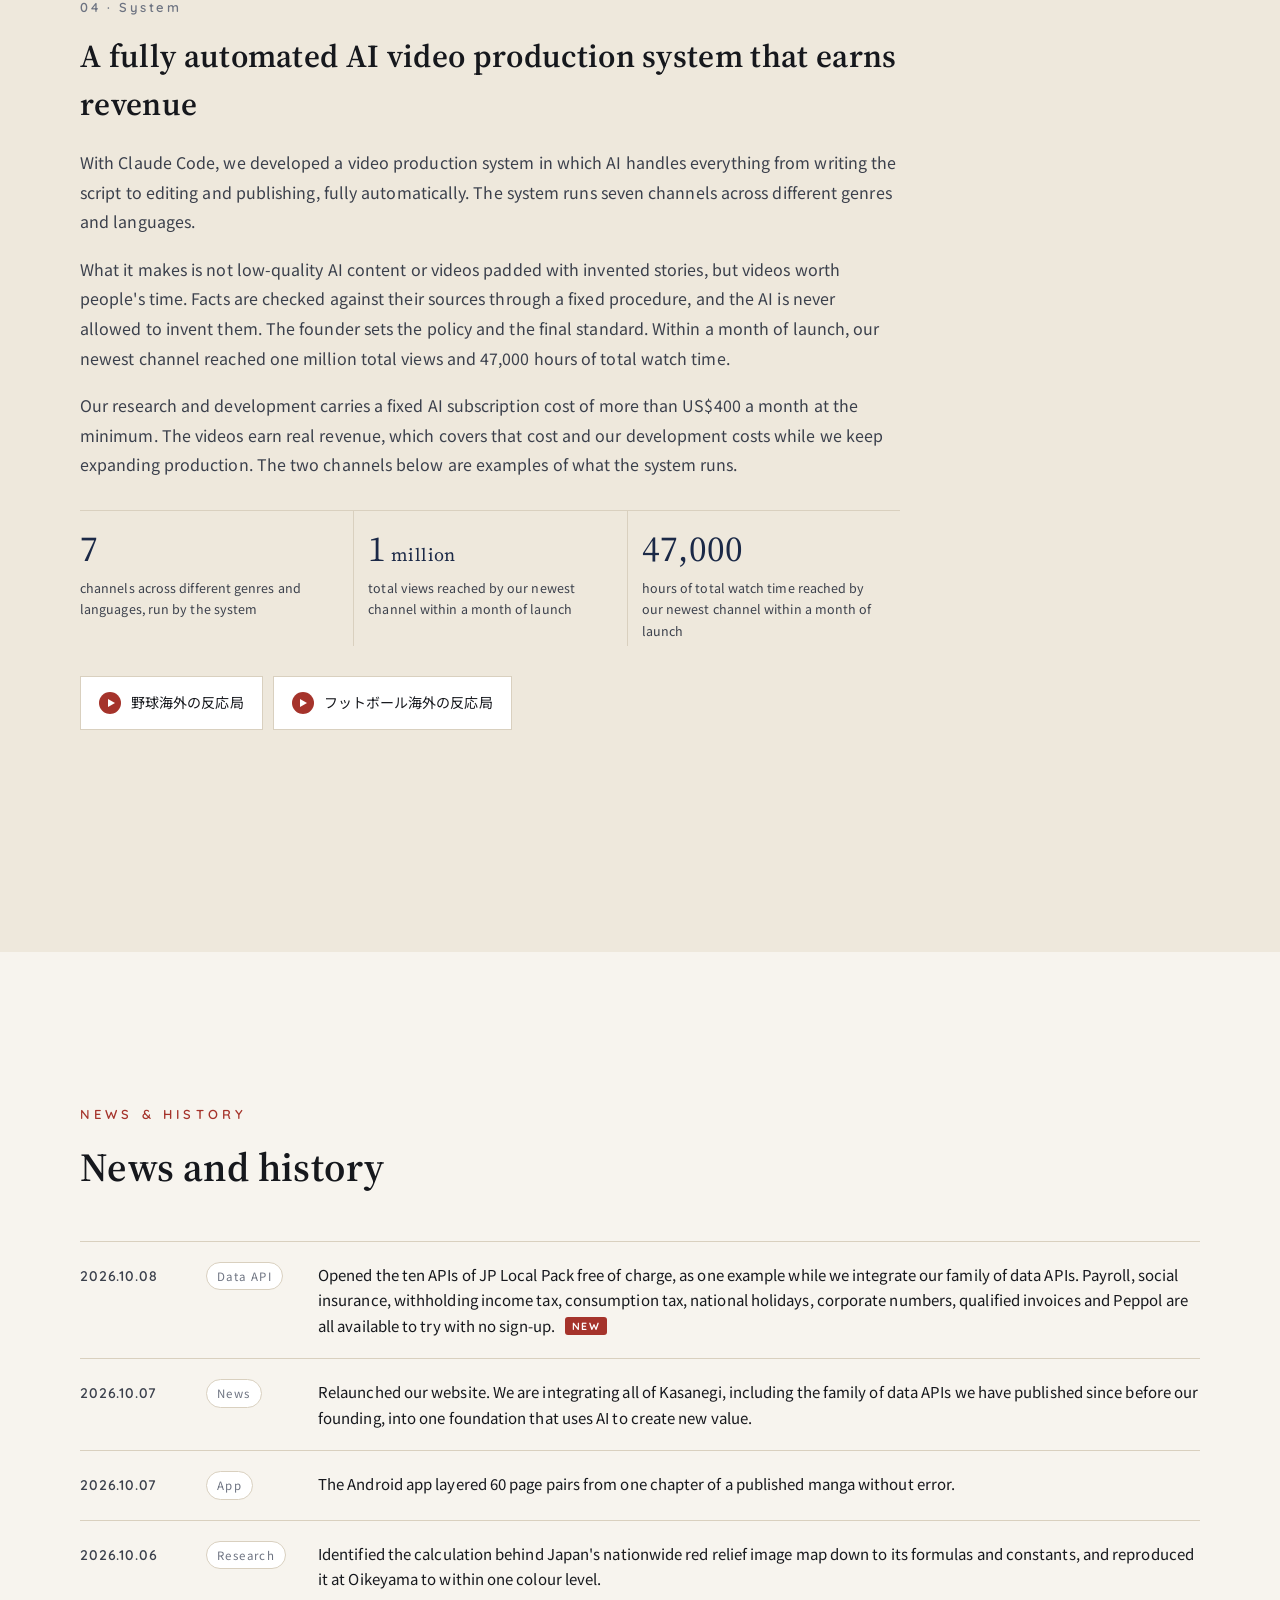
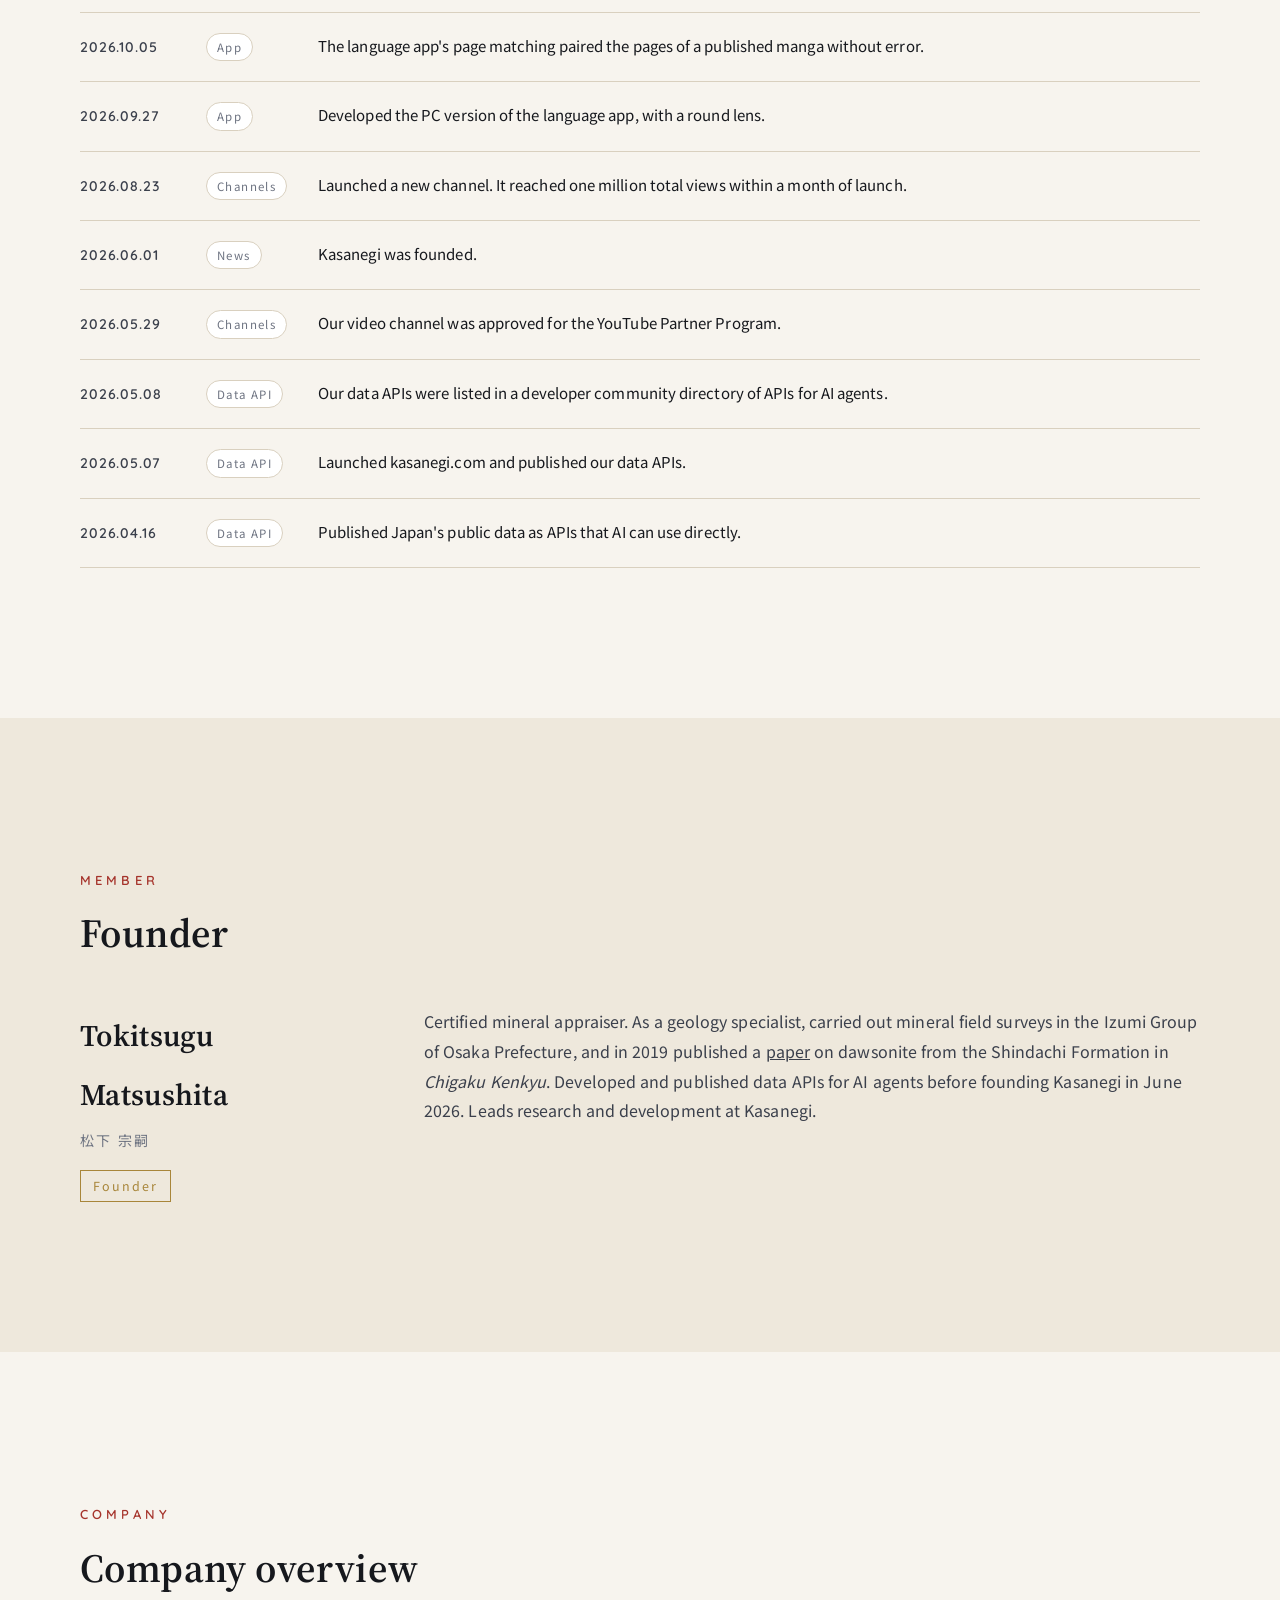
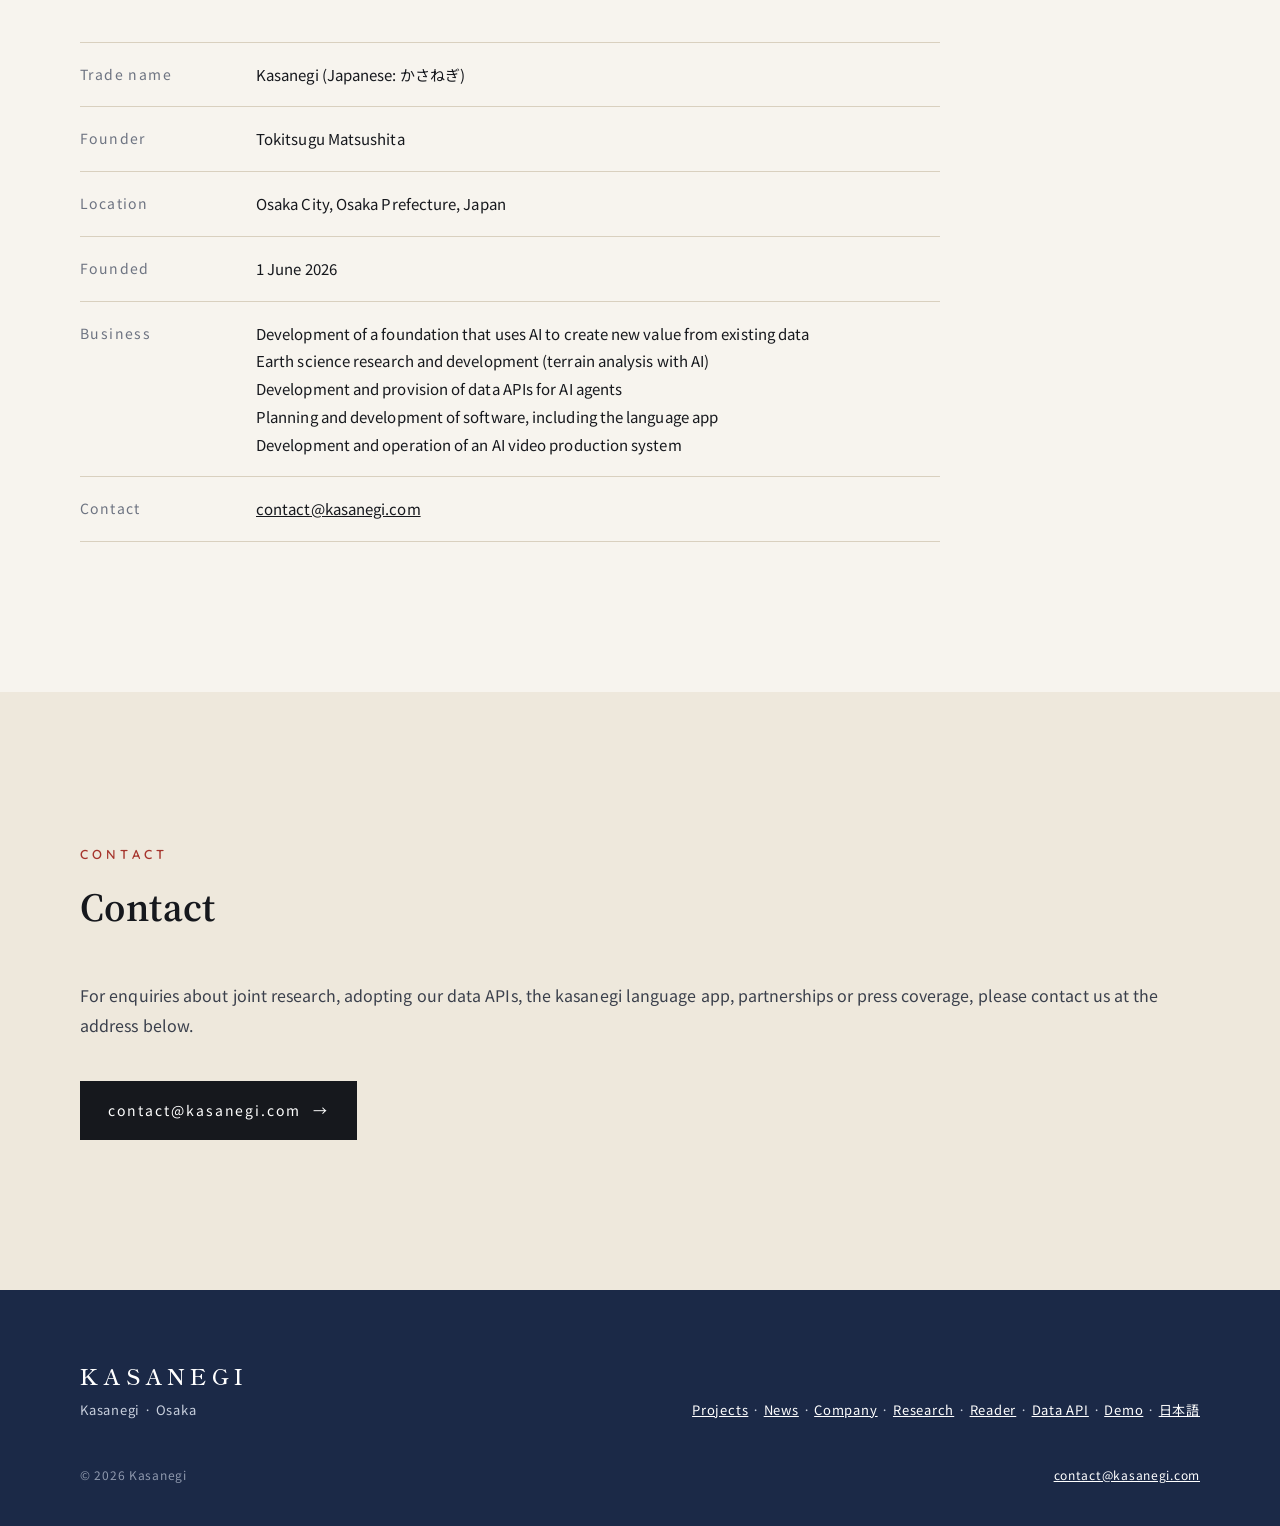
<file: en/index.html>
<!doctype html>
<html lang="en">
<head>
<meta charset="utf-8">
<meta name="viewport" content="width=device-width,initial-scale=1">
<title>Kasanegi | Research and Development Studio in Osaka, Japan</title>
<meta name="description" content="Kasanegi is a research and development studio in Osaka, Japan, that uses AI to find a new dimension in existing data: machine-learning research to find undiscovered meteorite craters across Japan, a language app that layers two language editions of the same manga, data APIs for AI agents, and a fully automated video production system.">
<link rel="canonical" href="https://kasanegi.com/en/">
<link rel="alternate" hreflang="ja" href="https://kasanegi.com/">
<link rel="alternate" hreflang="en" href="https://kasanegi.com/en/">
<meta property="og:type" content="website">
<meta property="og:site_name" content="Kasanegi">
<meta property="og:title" content="Kasanegi">
<meta property="og:description" content="Kasanegi is a research and development studio in Osaka, Japan: research to find undiscovered meteorite craters, a language app for learning through manga, data APIs for AI agents, and fully automated content production.">
<meta property="og:image" content="https://kasanegi.com/assets/og.png">
<meta property="og:url" content="https://kasanegi.com/en/">
<meta name="twitter:card" content="summary_large_image">
<link rel="icon" href="/assets/kasanegi-mark.svg" type="image/svg+xml">
<link rel="preconnect" href="https://fonts.googleapis.com">
<link rel="preconnect" href="https://fonts.gstatic.com" crossorigin>
<link href="https://fonts.googleapis.com/css2?family=Quicksand:wght@500;600;700&family=Shippori+Mincho:wght@500;600;700&family=Noto+Sans+JP:wght@400;500;700&family=Source+Serif+4:opsz,wght@8..60,500;8..60,600&display=swap" rel="stylesheet">
<link rel="stylesheet" href="/assets/style.css">
<style>
  body{letter-spacing:.005em}
  .sec-h,.proj h3,.stats dt,.profile .name{font-family:"Source Serif 4",var(--serif);letter-spacing:.01em}
  .body{line-height:1.85}
  .news p{line-height:1.7}
</style>
<script type="application/ld+json">
{
  "@context": "https://schema.org",
  "@type": "Organization",
  "name": "Kasanegi",
  "alternateName": "かさねぎ",
  "url": "https://kasanegi.com/en/",
  "logo": "https://kasanegi.com/assets/kasanegi-mark.svg",
  "email": "contact@kasanegi.com",
  "foundingDate": "2026-06-01",
  "address": {"@type": "PostalAddress", "addressLocality": "Osaka", "addressRegion": "Osaka", "addressCountry": "JP"},
  "founder": {"@type": "Person", "name": "Tokitsugu Matsushita", "alternateName": "松下宗嗣", "jobTitle": "Founder"},
  "description": "Research and development studio in Osaka, Japan: research to find undiscovered meteorite craters in Japan-wide terrain data, the kasanegi language-learning app, a family of public-data APIs for AI agents, and a fully automated content production system.",
  "knowsAbout": ["meteorite impact structures", "red relief image maps", "Japanese payroll and withholding tax", "Japanese qualified invoice system", "Model Context Protocol", "image registration"],
  "sameAs": [
    "https://www.youtube.com/channel/UCr4dIbm6vfsW-pssR5_RQnA",
    "https://www.youtube.com/channel/UCf-gMNIpV0E3yTS85WeJYdA",
    "https://github.com/MatsushitaTokitsugu"
  ]
}
</script>
</head>
<body>
<!--email_off-->

<header class="top" id="top">
  <a class="brand" href="/en/"><img src="/assets/kasanegi-mark.svg" alt="" width="26" height="26"><span class="logo-type">KASANEGI</span></a>
  <nav aria-label="Main">
    <a href="#projects">Projects</a>
    <a class="hide-sm" href="#news">News</a>
    <a class="hide-sm" href="#company">Company</a>
    <a class="hide-sm" href="#contact">Contact</a>
    <a class="lang" href="/" hreflang="ja" lang="ja">JA</a>
  </nav>
</header>

<main>

<section class="opening" aria-label="Kasanegi">
  <div class="in">
    <svg viewBox="0 0 120 120" role="img" aria-label="Kasanegi mark">
      <rect x="38" y="8" width="72" height="72" rx="26" fill="#e3b04b"/>
      <rect x="24" y="24" width="72" height="72" rx="26" fill="#d2584c" fill-opacity=".92"/>
      <rect x="10" y="40" width="72" height="72" rx="26" fill="#2c3d6b" fill-opacity=".92"/>
    </svg>
    <h1 class="word logo-type">KASANEGI</h1>
    <p class="yomi" lang="ja">かさねぎ</p>
  </div>
  <p class="cue">SCROLL</p>
</section>

<div class="kasane" aria-hidden="true"><i></i><i></i><i></i><i></i><i></i></div>

<section class="block" id="about">
  <div class="wrap reveal">
    <p class="eyebrow">ABOUT</p>
    <h2 class="sec-h">About Kasanegi</h2>
    <div class="about-grid">
      <div>
        <p class="body">We use AI to find a new dimension in data that already exists. Kasanegi is a research and development studio in Osaka, Japan, built on that single idea.</p>
        <p class="body">Kasanegi runs on one founder, a geology specialist, and a team of AI agents. The founder sets the questions and makes the final calls, as principal investigator. Research design, checking against primary sources, data processing and verification, and software engineering are handled by AI agents centred on Claude Code, organised as our research and engineering layer. Our Claude Code work sessions number more than 6,600.</p>
        <p class="body">Working this way, we run research, software and a revenue-earning system in production. At the centre is research to find undiscovered meteorite craters across Japan&#39;s entire terrain. The same idea and the same way of working have also produced an app that turns the manga you love into language study material, data APIs that turn Japan&#39;s public data into tools for AI agents, and a video production system in which AI produces everything from script to upload, fully automatically. The video production system earns real revenue and supports our research and development.</p>
        <p class="body">We are now undertaking a major integration, bringing everything we build into a single foundation that uses AI to create new value from existing data. This includes the data APIs we have published since before our founding, the processing behind our research, the technology that layers two languages, the video production system, and much more development not listed here. Meanwhile, the ten APIs of JP Local Pack remain open free of charge, as one example from our family of data APIs.</p>
      </div>
      <div>
        <p class="body">The name comes from <i>kasanegi</i> (<span lang="ja">重ね着</span>), dressing in layered garments, as in the twelve-layered <i>jūnihitoe</i>. Layering makes things beautiful and practical, and creates new value. We layer AI onto data and technology onto knowledge, and keep evolving. That is the work of Kasanegi. We gave our language app the same name. Our code runs to more than 450,000 lines across four businesses, with more than 1,800 commits.</p>
        <dl class="stats two">
          <div><dt>0</dt><dd>page mix-ups across 60 and 54 page pairs from two titles, matched by artwork without relying on page order</dd></div>
          <div><dt>36<small style="font-size:.5em">/36</small></dt><dd>tiles at Oikeyama where we reproduced Japan&#39;s nationwide red relief image map to within one colour level</dd></div>
        </dl>
      </div>
    </div>
  </div>
</section>

<section class="block alt" id="projects">
  <div class="wrap">
    <div class="reveal">
      <p class="eyebrow">PROJECTS</p>
      <h2 class="sec-h">What we work on</h2>
    </div>

    <article class="proj reveal">
      <div class="proj-text">
        <p class="proj-num">01 · Research</p>
        <h3>Searching all of Japan for undiscovered meteorite craters</h3>
        <p class="body">Building on the latest red relief image map of all of Japan, this research uses machine learning to train AI on the world&#39;s known impact structures, so that the AI can identify undiscovered meteorite craters across the terrain of the entire country. It works at a speed, and in a way, that checking by eye and overlaying data by hand cannot match.</p>
        <p class="body">In Japan, Oikeyama in Nagano Prefecture has been reported as a meteorite crater. The country&#39;s steep, forest-covered mountains are thought to hide craters that remain undiscovered. Identifying craters in imagery covering all of Japan requires advanced AI built on machine learning.</p>
        <p class="body">AI agents carried out preparation on a scale no human team could reach. The AI learns from the world&#39;s impact structures. We have compiled 354 of them, across 67 countries and regions, into a single inventory, and linked 2,011 papers to 240 of those structures. For 48 known craters, we have made red relief image maps from publicly available 1 m elevation data. We have also identified the calculation behind Japan&#39;s nationwide red relief image map down to its formulas and constants, and reproduced it at Oikeyama to within one colour level. This lets us compare terrain worldwide and in Japan by the same measure.</p>
        <p class="body">Beyond terrain, we assess the quality of Japan&#39;s nationwide gravity and airborne magnetic surveys against primary sources and the actual data. Candidates the AI puts forward are verified by our founder, a certified mineral appraiser and geology specialist, who examines the rocks in the field. The same method extends to terrain worldwide, to the surface of the Moon, and to the discovery of <i>kofun</i> burial mounds.</p>
        <dl class="stats">
          <div><dt>354</dt><dd>impact structures worldwide in our inventory, across 67 countries and regions, including 226 confirmed sites</dd></div>
          <div><dt>2,011</dt><dd>papers linked to 240 structures in the inventory</dd></div>
          <div><dt>48</dt><dd>known craters made into red relief image maps from 1 m terrain data</dd></div>
        </dl>
        <div class="btns"><a class="btn" href="/en/research/">About the research <span class="arrow">→</span></a></div>
      </div>
      <figure class="proj-fig">
        <img src="/assets/oikeyama.png" width="768" height="768" loading="lazy" decoding="async" alt="Red relief image map of Oikeyama, Nagano Prefecture">
        <figcaption>Red relief image map of the Oikeyama crater, Nagano Prefecture, made from 1 m elevation data from the Geospatial Information Authority of Japan.</figcaption>
      </figure>
    </article>

    <article class="proj flip reveal">
      <div class="proj-text">
        <p class="proj-num">02 · App</p>
        <h3>kasanegi: crossing the language barrier through manga</h3>
        <p class="body">The kasanegi app lets you read two language editions of the same manga layered page by page on your device. Enter two URLs, and the whole chapter is layered at once. Move the round lens, and just that area switches to the other language. The manga you already love becomes your language study material.</p>
        <p class="body">Pages are paired not by their order but by comparing the artwork, then aligned and layered. On one chapter of a published manga, all 60 page pairs were matched without a single mix-up, and all 54 on another title. Images never leave the device.</p>
        <p class="body">Because the layering works from the artwork, it is not tied to any particular pair of languages. Sharing its name with the company, the app is the most accessible form of the idea behind Kasanegi. It runs on Android and PC, and you can see it for yourself right now in the browser demo. The PC beta has been well received, and more than twenty people have said they want to use it as a paid product.</p>
        <dl class="stats two">
          <div><dt>60</dt><dd>page pairs matched without a mix-up on one chapter of a published manga</dd></div>
          <div><dt>3</dt><dd>platforms it runs on: Android, PC and the browser demo</dd></div>
        </dl>
        <div class="btns"><a class="btn" href="/demo/">Try the demo <span class="arrow">→</span></a><a class="btn ghost" href="/en/reader/">About the app</a></div>
      </div>
      <figure class="proj-fig svg">
        <img src="/assets/reader.svg" width="560" height="420" loading="lazy" alt="Pages from two language editions layered, with the other language visible only inside a round lens">
      </figure>
    </article>

    <article class="proj reveal" id="api">
      <div class="proj-text">
        <p class="proj-num">03 · Data API</p>
        <h3>Japan&#39;s public data, in a form AI agents can use directly</h3>
        <p class="body">We turn tables and registers published by Japan&#39;s public institutions into APIs that AI agents and software can use in a single call. Sources include the National Tax Agency, the Japan Health Insurance Association (Kyokai Kenpo), the Ministry of Health, Labour and Welfare, the Cabinet Office, and gBizINFO from the Ministry of Economy, Trade and Industry. Since before our founding, Kasanegi has developed a family of these data APIs and published them on kasanegi.com, on a marketplace for developers and over MCP.</p>
        <p class="body">We are now integrating that family of data APIs into the foundation that brings all of Kasanegi together. In the meantime, so that you can work with the real thing, the ten APIs of JP Local Pack are open free of charge, with no sign-up. JP Local Pack is one approach within the family: public data for back-office work in Japan.</p>
        <p class="body">Even this one example is exact: the withholding income tax API holds all 1,856 cells of the National Tax Agency&#39;s monthly withholding table and matches the official table cell for cell.</p>
        <p class="body">Beyond the APIs we have opened, we hold further data APIs: matching and enriching company records, corporate disclosures such as annual securities reports, and searching grants and judging eligibility, all built to connect public data directly to an AI agent&#39;s decisions. As our AI resources grow, we open more of them.</p>
        <p class="body">Our data APIs are built so that AI agents can find and use them on their own. With an MCP server, OpenAPI and llms.txt in place, an AI agent receives the usage instructions and endpoints, and can put the APIs to work directly.</p>
        <dl class="stats">
          <div><dt>1,856</dt><dd>cells of the National Tax Agency&#39;s withholding tax table, every one matched, even in JP Local Pack, one example from the family</dd></div>
          <div><dt>5<small style="font-size:.5em"> million</small></dt><dd>entries in the qualified invoice issuer registry, which an AI agent can look up in one call</dd></div>
          <div><dt>10</dt><dd>APIs open free of charge now, as one example from the family, with MCP support</dd></div>
        </dl>
        <div class="btns"><a class="btn" href="/en/api/">About the data APIs <span class="arrow">→</span></a><a class="btn ghost" href="/en/api/#try">Try one example free</a></div>
      </div>
      <figure class="proj-fig api-fig">
        <div class="api-card">
          <p class="api-req"><span>GET</span> api.kasanegi.com/preview/v1/local/payroll/calc-by-salary?monthly_salary=300000&amp;pref_code=13&amp;age=30</p>
          <dl class="api-res">
            <div><dt>Health insurance</dt><dd>14,775</dd></div>
            <div><dt>Child and child-rearing support contribution</dt><dd>345</dd></div>
            <div><dt>Employees&#39; pension</dt><dd>27,450</dd></div>
            <div><dt>Employment insurance</dt><dd>1,500</dd></div>
            <div><dt>Withholding income tax</dt><dd>6,320</dd></div>
            <div class="sum"><dt>Total deductions</dt><dd>50,390</dd></div>
            <div class="sum"><dt>Take-home pay</dt><dd>249,610</dd></div>
          </dl>
        </div>
        <figcaption>The actual response (in yen) from JP Local Pack, one example from the family, for a monthly salary of ¥300,000 in Tokyo at age 30. The figures follow the fiscal 2026 tables of Kyokai Kenpo and the National Tax Agency.</figcaption>
      </figure>
    </article>

    <article class="proj solo reveal">
      <div class="proj-text">
        <p class="proj-num">04 · System</p>
        <h3>A fully automated AI video production system that earns revenue</h3>
        <p class="body">With Claude Code, we developed a video production system in which AI handles everything from writing the script to editing and publishing, fully automatically. The system runs seven channels across different genres and languages.</p>
        <p class="body">What it makes is not low-quality AI content or videos padded with invented stories, but videos worth people&#39;s time. Facts are checked against their sources through a fixed procedure, and the AI is never allowed to invent them. The founder sets the policy and the final standard. Within a month of launch, our newest channel reached one million total views and 47,000 hours of total watch time.</p>
        <p class="body">Our research and development carries a fixed AI subscription cost of more than US$400 a month at the minimum. The videos earn real revenue, which covers that cost and our development costs while we keep expanding production. The two channels below are examples of what the system runs.</p>
        <dl class="stats">
          <div><dt>7</dt><dd>channels across different genres and languages, run by the system</dd></div>
          <div><dt>1<small style="font-size:.5em"> million</small></dt><dd>total views reached by our newest channel within a month of launch</dd></div>
          <div><dt>47,000</dt><dd>hours of total watch time reached by our newest channel within a month of launch</dd></div>
        </dl>
        <div class="ch-links">
          <a href="https://www.youtube.com/channel/UCr4dIbm6vfsW-pssR5_RQnA" rel="noopener" lang="ja"><i aria-hidden="true"></i>野球海外の反応局</a>
          <a href="https://www.youtube.com/channel/UCf-gMNIpV0E3yTS85WeJYdA" rel="noopener" lang="ja"><i aria-hidden="true"></i>フットボール海外の反応局</a>
        </div>
      </div>
    </article>
  </div>
</section>

<section class="block" id="news">
  <div class="wrap reveal">
    <p class="eyebrow">NEWS &amp; HISTORY</p>
    <h2 class="sec-h">News and history</h2>
    <ul class="news">
      <li class="new"><time datetime="2026-10-08">2026.10.08</time><span class="tag">Data API</span><p>Opened the ten APIs of JP Local Pack free of charge, as one example while we integrate our family of data APIs. Payroll, social insurance, withholding income tax, consumption tax, national holidays, corporate numbers, qualified invoices and Peppol are all available to try with no sign-up.</p></li>
      <li><time datetime="2026-10-07">2026.10.07</time><span class="tag">News</span><p>Relaunched our website. We are integrating all of Kasanegi, including the family of data APIs we have published since before our founding, into one foundation that uses AI to create new value.</p></li>
      <li><time datetime="2026-10-07">2026.10.07</time><span class="tag">App</span><p>The Android app layered 60 page pairs from one chapter of a published manga without error.</p></li>
      <li><time datetime="2026-10-06">2026.10.06</time><span class="tag">Research</span><p>Identified the calculation behind Japan&#39;s nationwide red relief image map down to its formulas and constants, and reproduced it at Oikeyama to within one colour level.</p></li>
      <li><time datetime="2026-10-05">2026.10.05</time><span class="tag">App</span><p>The language app&#39;s page matching paired the pages of a published manga without error.</p></li>
      <li><time datetime="2026-09-27">2026.09.27</time><span class="tag">App</span><p>Developed the PC version of the language app, with a round lens.</p></li>
      <li><time datetime="2026-08-23">2026.08.23</time><span class="tag">Channels</span><p>Launched a new channel. It reached one million total views within a month of launch.</p></li>
      <li><time datetime="2026-06-01">2026.06.01</time><span class="tag">News</span><p>Kasanegi was founded.</p></li>
      <li><time datetime="2026-05-29">2026.05.29</time><span class="tag">Channels</span><p>Our video channel was approved for the YouTube Partner Program.</p></li>
      <li><time datetime="2026-05-08">2026.05.08</time><span class="tag">Data API</span><p>Our data APIs were listed in a developer community directory of APIs for AI agents.</p></li>
      <li><time datetime="2026-05-07">2026.05.07</time><span class="tag">Data API</span><p>Launched kasanegi.com and published our data APIs.</p></li>
      <li><time datetime="2026-04-16">2026.04.16</time><span class="tag">Data API</span><p>Published Japan&#39;s public data as APIs that AI can use directly.</p></li>
    </ul>
  </div>
</section>

<section class="block alt" id="member">
  <div class="wrap reveal">
    <p class="eyebrow">MEMBER</p>
    <h2 class="sec-h">Founder</h2>
    <div class="profile">
      <div>
        <p class="name">Tokitsugu Matsushita</p>
        <p class="kana" lang="ja">松下 宗嗣</p>
        <p class="role">Founder</p>
      </div>
      <p class="body">Certified mineral appraiser. As a geology specialist, carried out mineral field surveys in the Izumi Group of Osaka Prefecture, and in 2019 published a <a href="https://cir.nii.ac.jp/crid/1522262179823947136" rel="noopener">paper</a> on dawsonite from the Shindachi Formation in <i>Chigaku Kenkyu</i>. Developed and published data APIs for AI agents before founding Kasanegi in June 2026. Leads research and development at Kasanegi.</p>
    </div>
  </div>
</section>

<section class="block" id="company">
  <div class="wrap reveal">
    <p class="eyebrow">COMPANY</p>
    <h2 class="sec-h">Company overview</h2>
    <dl class="facts">
      <div><dt>Trade name</dt><dd>Kasanegi (Japanese: <span lang="ja">かさねぎ</span>)</dd></div>
      <div><dt>Founder</dt><dd>Tokitsugu Matsushita</dd></div>
      <div><dt>Location</dt><dd>Osaka City, Osaka Prefecture, Japan</dd></div>
      <div><dt>Founded</dt><dd>1 June 2026</dd></div>
      <div><dt>Business</dt><dd>Development of a foundation that uses AI to create new value from existing data<br>Earth science research and development (terrain analysis with AI)<br>Development and provision of data APIs for AI agents<br>Planning and development of software, including the language app<br>Development and operation of an AI video production system</dd></div>
      <div><dt>Contact</dt><dd><a href="mailto:contact@kasanegi.com">contact@kasanegi.com</a></dd></div>
    </dl>
  </div>
</section>

<section class="block alt" id="contact">
  <div class="wrap reveal">
    <p class="eyebrow">CONTACT</p>
    <h2 class="sec-h">Contact</h2>
    <p class="body">For enquiries about joint research, adopting our data APIs, the kasanegi language app, partnerships or press coverage, please contact us at the address below.</p>
    <a class="btn" href="mailto:contact@kasanegi.com">contact@kasanegi.com <span class="arrow">→</span></a>
  </div>
</section>

</main>

<footer>
  <div class="wrap">
    <div class="grid">
      <div>
        <a class="mark logo-type" href="/en/" style="font-size:22px">KASANEGI</a>
        <p class="meta">Kasanegi · Osaka</p>
      </div>
      <p class="meta"><a href="#projects">Projects</a> · <a href="#news">News</a> · <a href="#company">Company</a> · <a href="/en/research/">Research</a> · <a href="/en/reader/">Reader</a> · <a href="/en/api/">Data API</a> · <a href="/demo/">Demo</a> · <a href="/" hreflang="ja" lang="ja">日本語</a></p>
    </div>
    <div class="small"><span>© 2026 Kasanegi</span><a href="mailto:contact@kasanegi.com">contact@kasanegi.com</a></div>
  </div>
</footer>

<script>
(function(){
  var top=document.getElementById('top');
  function onScroll(){ if(window.scrollY>window.innerHeight*0.7){top.classList.add('solid')}else{top.classList.remove('solid')} }
  window.addEventListener('scroll',onScroll,{passive:true}); onScroll();
  var els=document.querySelectorAll('.reveal');
  if(!('IntersectionObserver' in window)){els.forEach(function(e){e.classList.add('on')});return}
  var io=new IntersectionObserver(function(entries){entries.forEach(function(en){if(en.isIntersecting){en.target.classList.add('on');io.unobserve(en.target)}})},{rootMargin:'0px 0px -8% 0px'});
  els.forEach(function(e){io.observe(e)});
})();
</script>
<!--/email_off-->
</body>
</html>
</file>
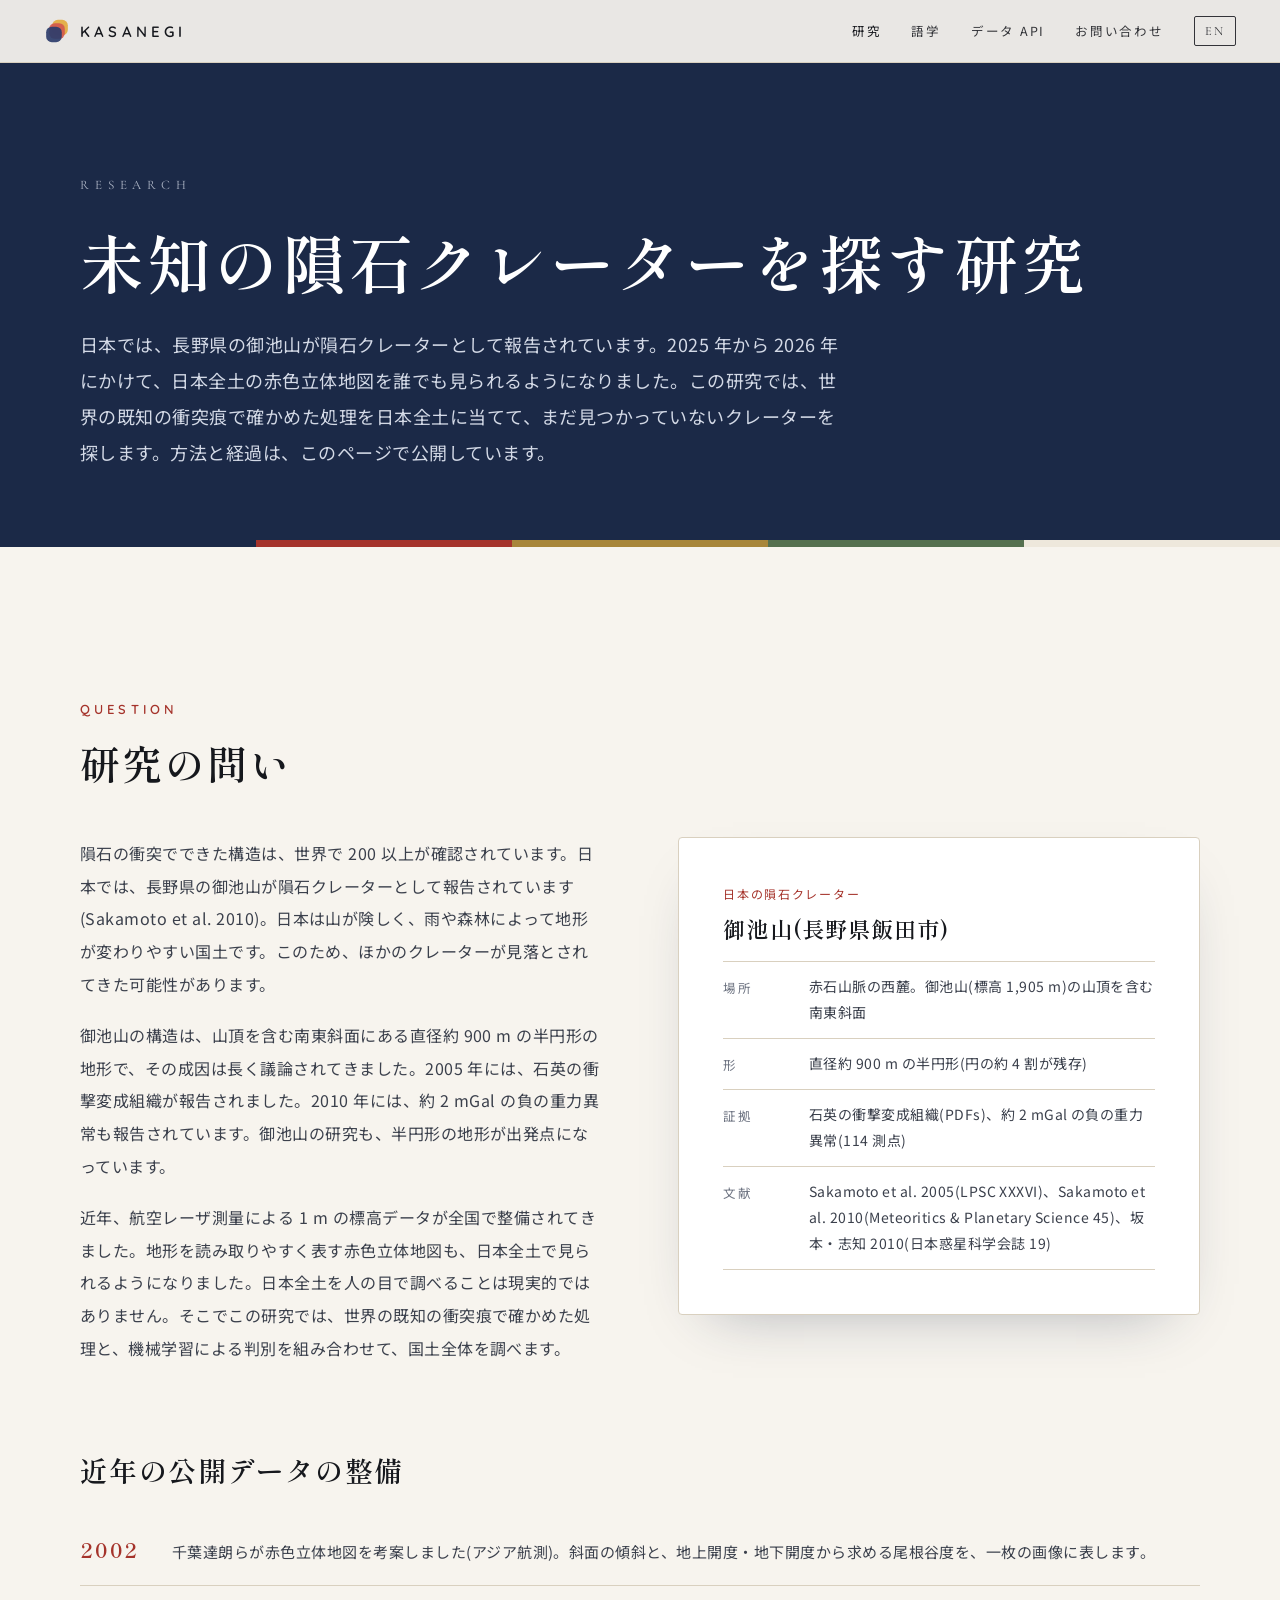
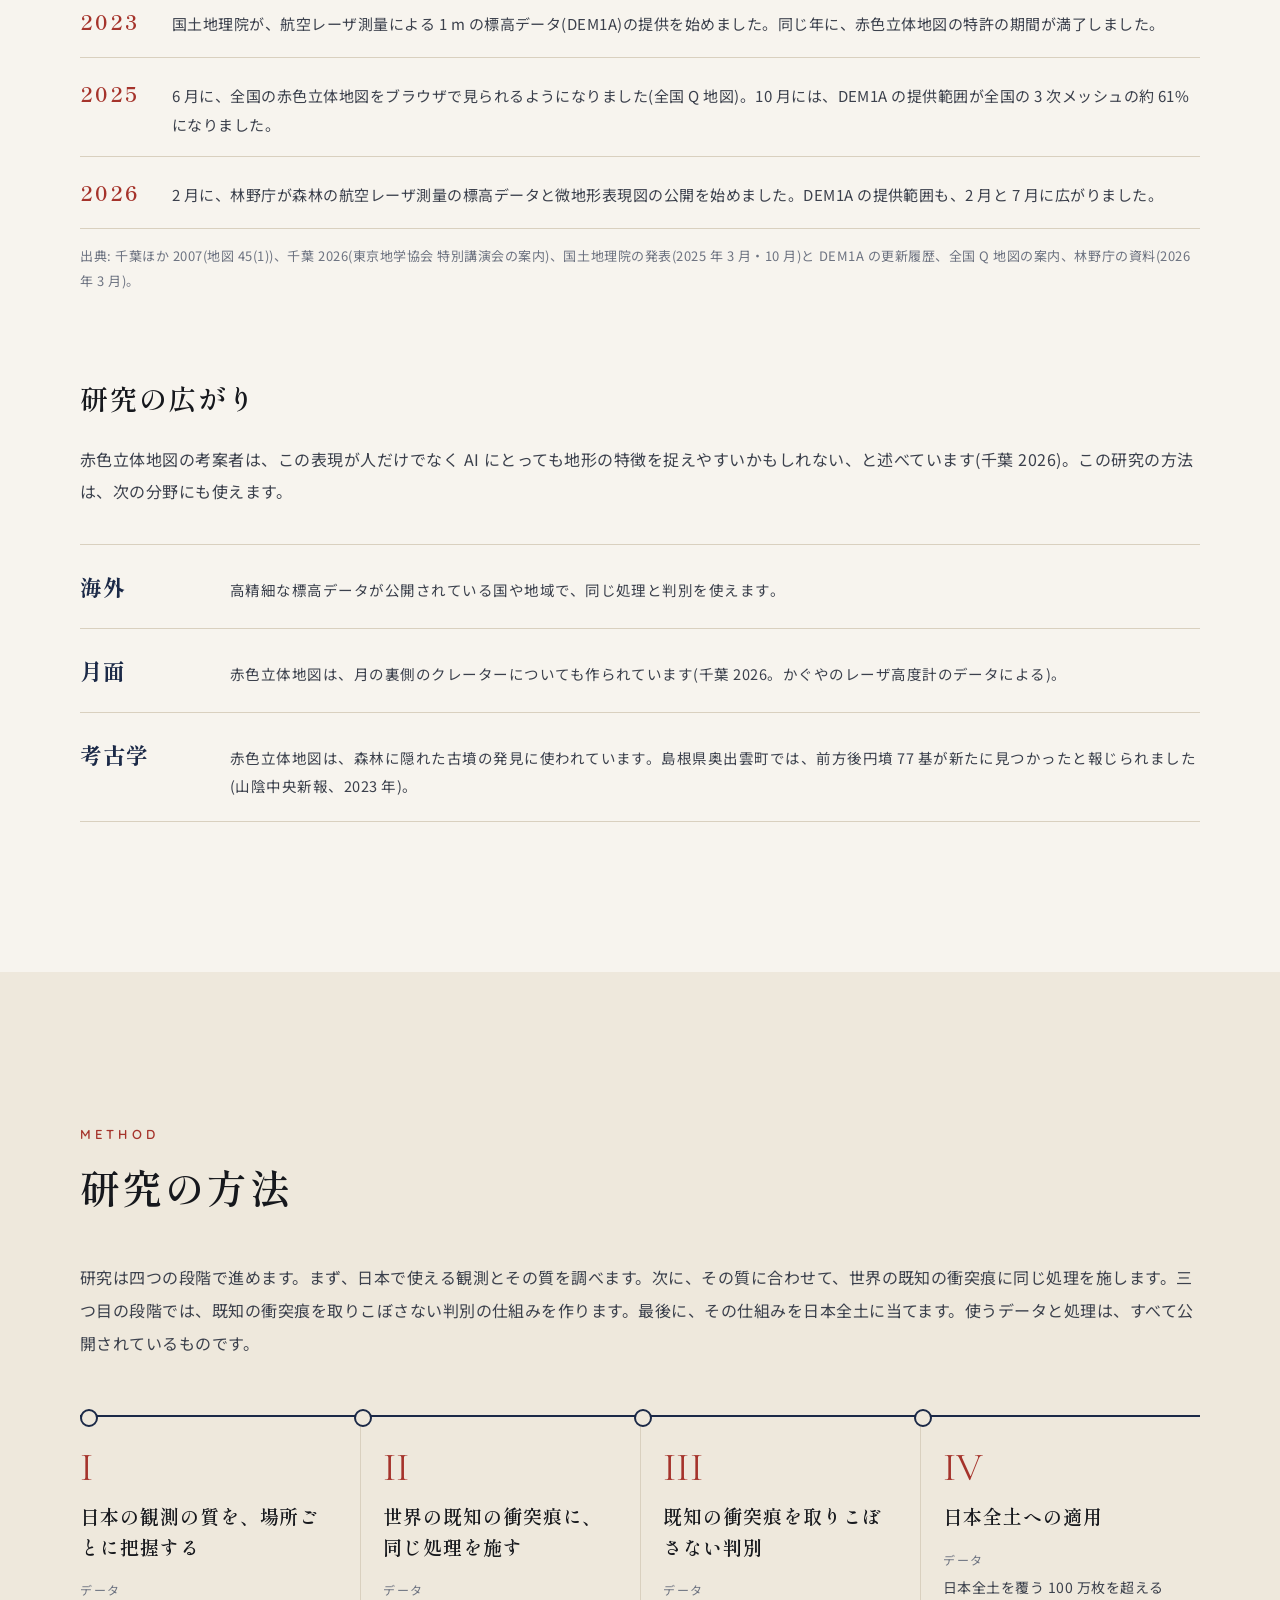
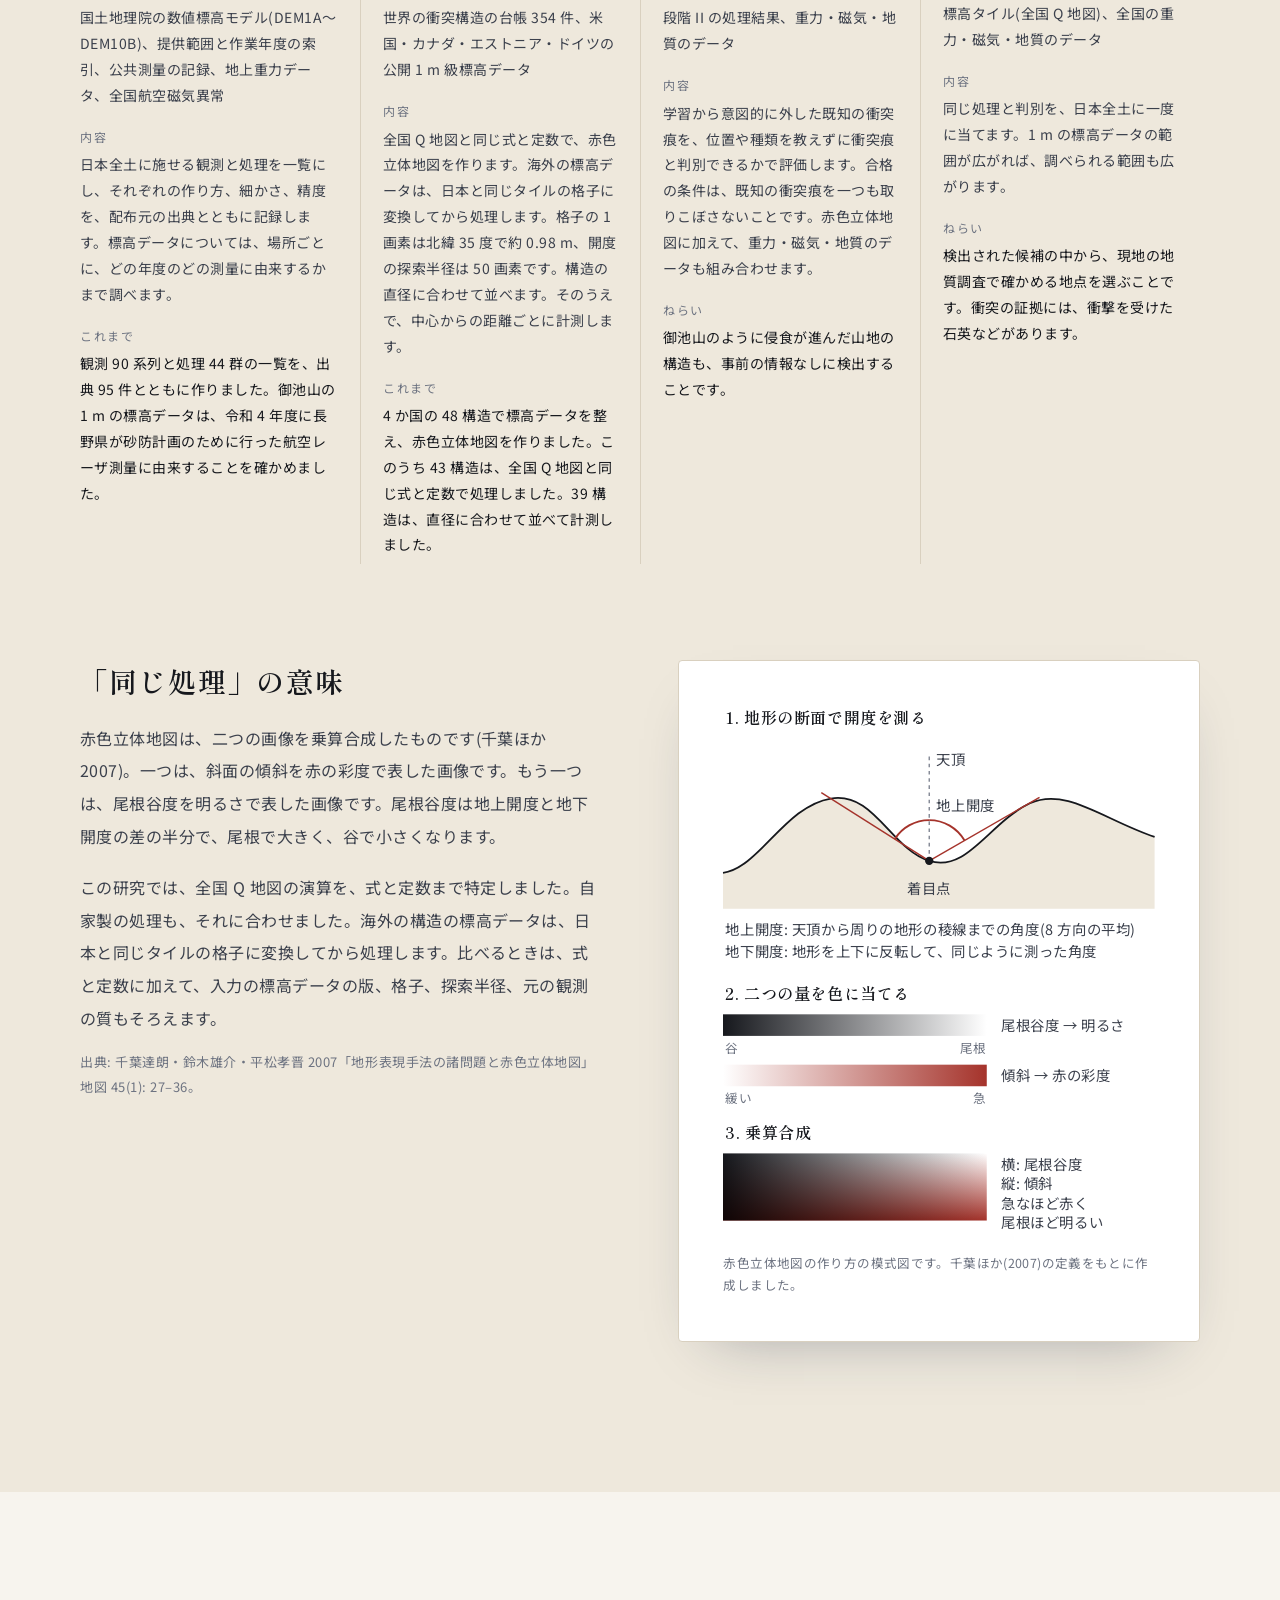
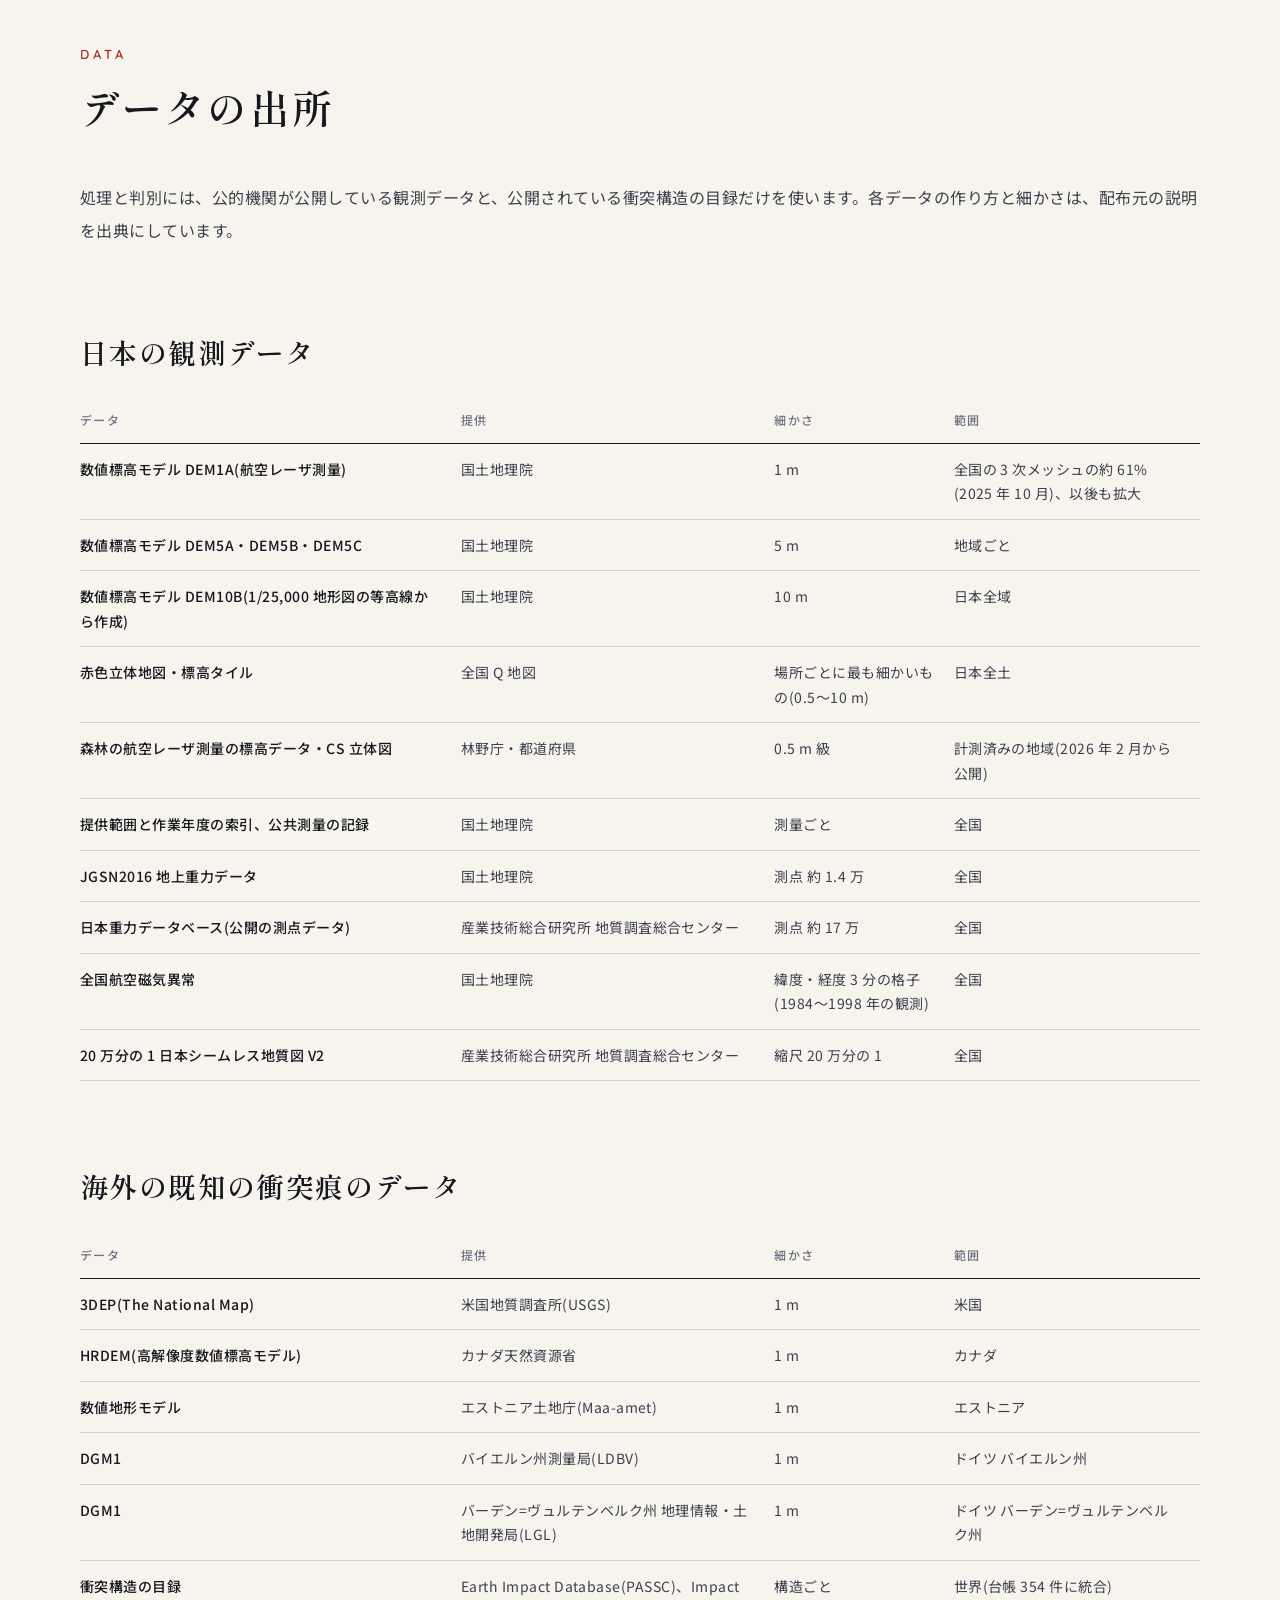
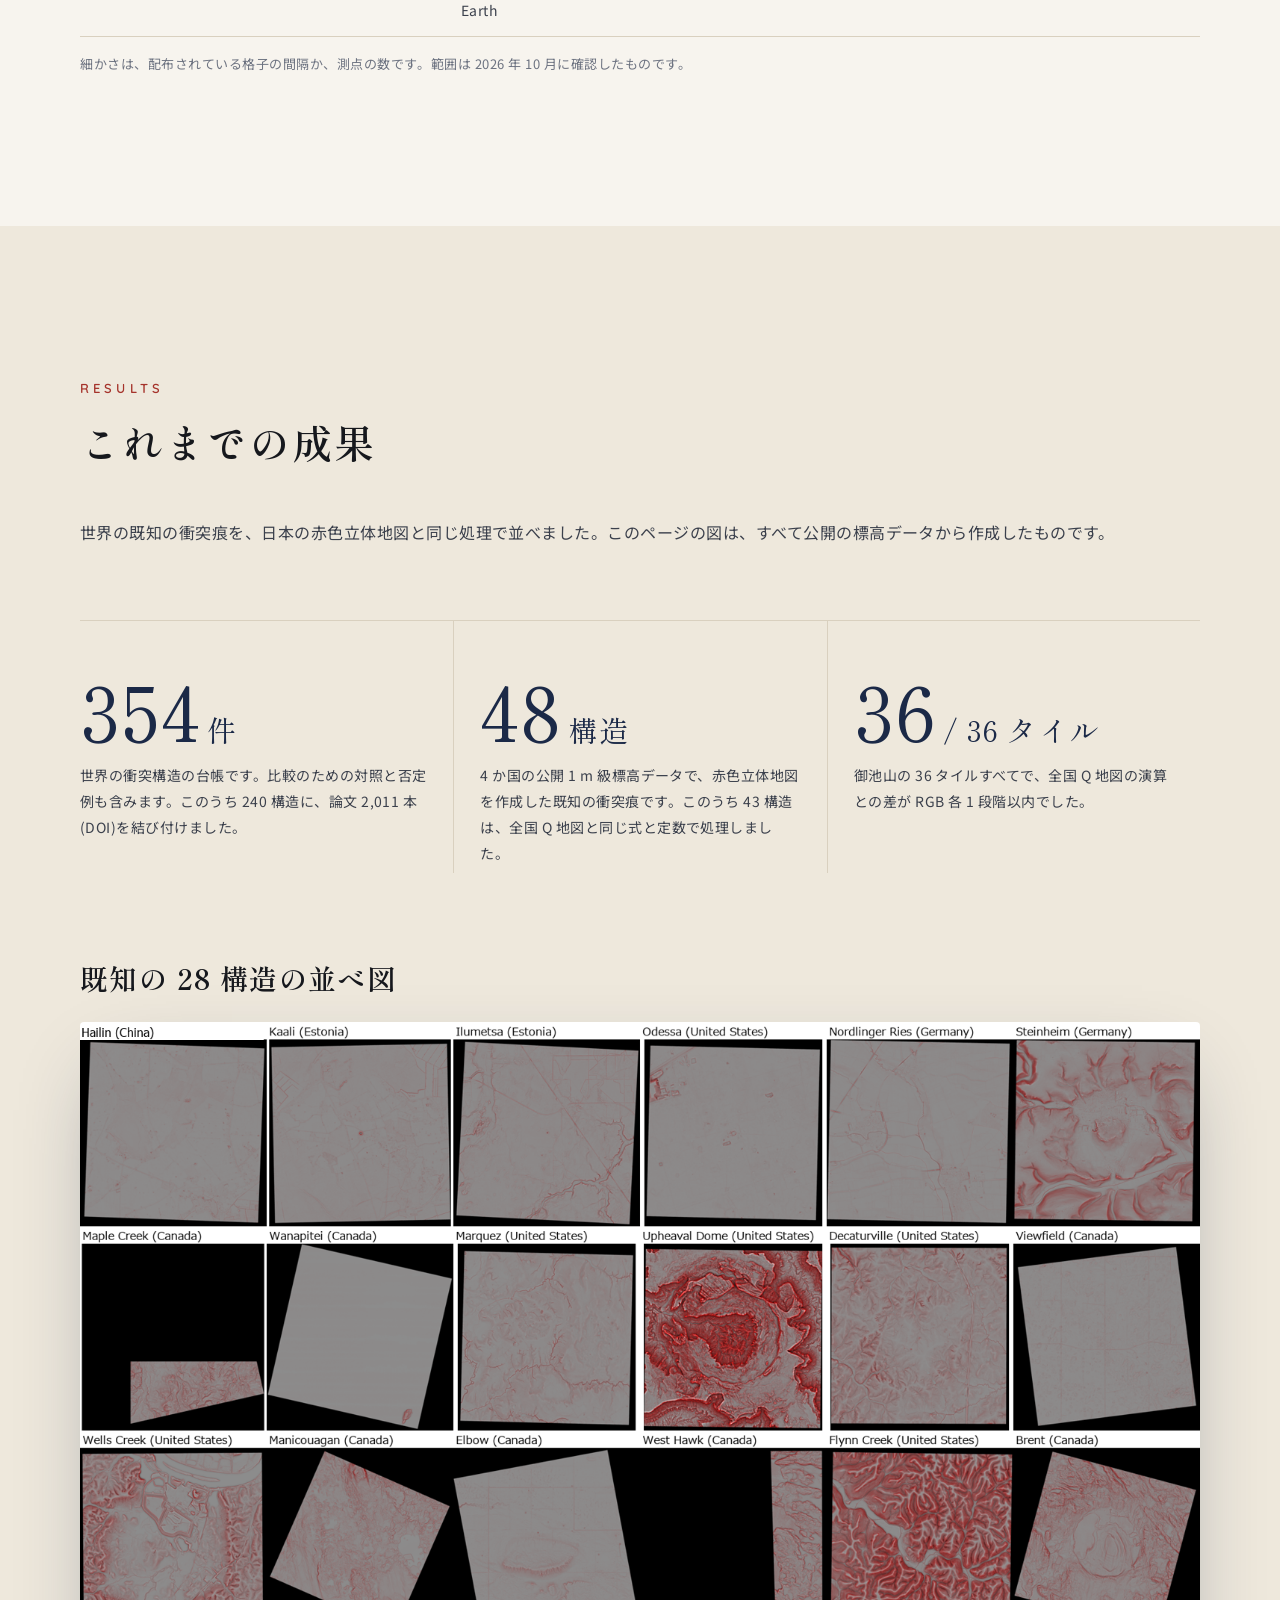
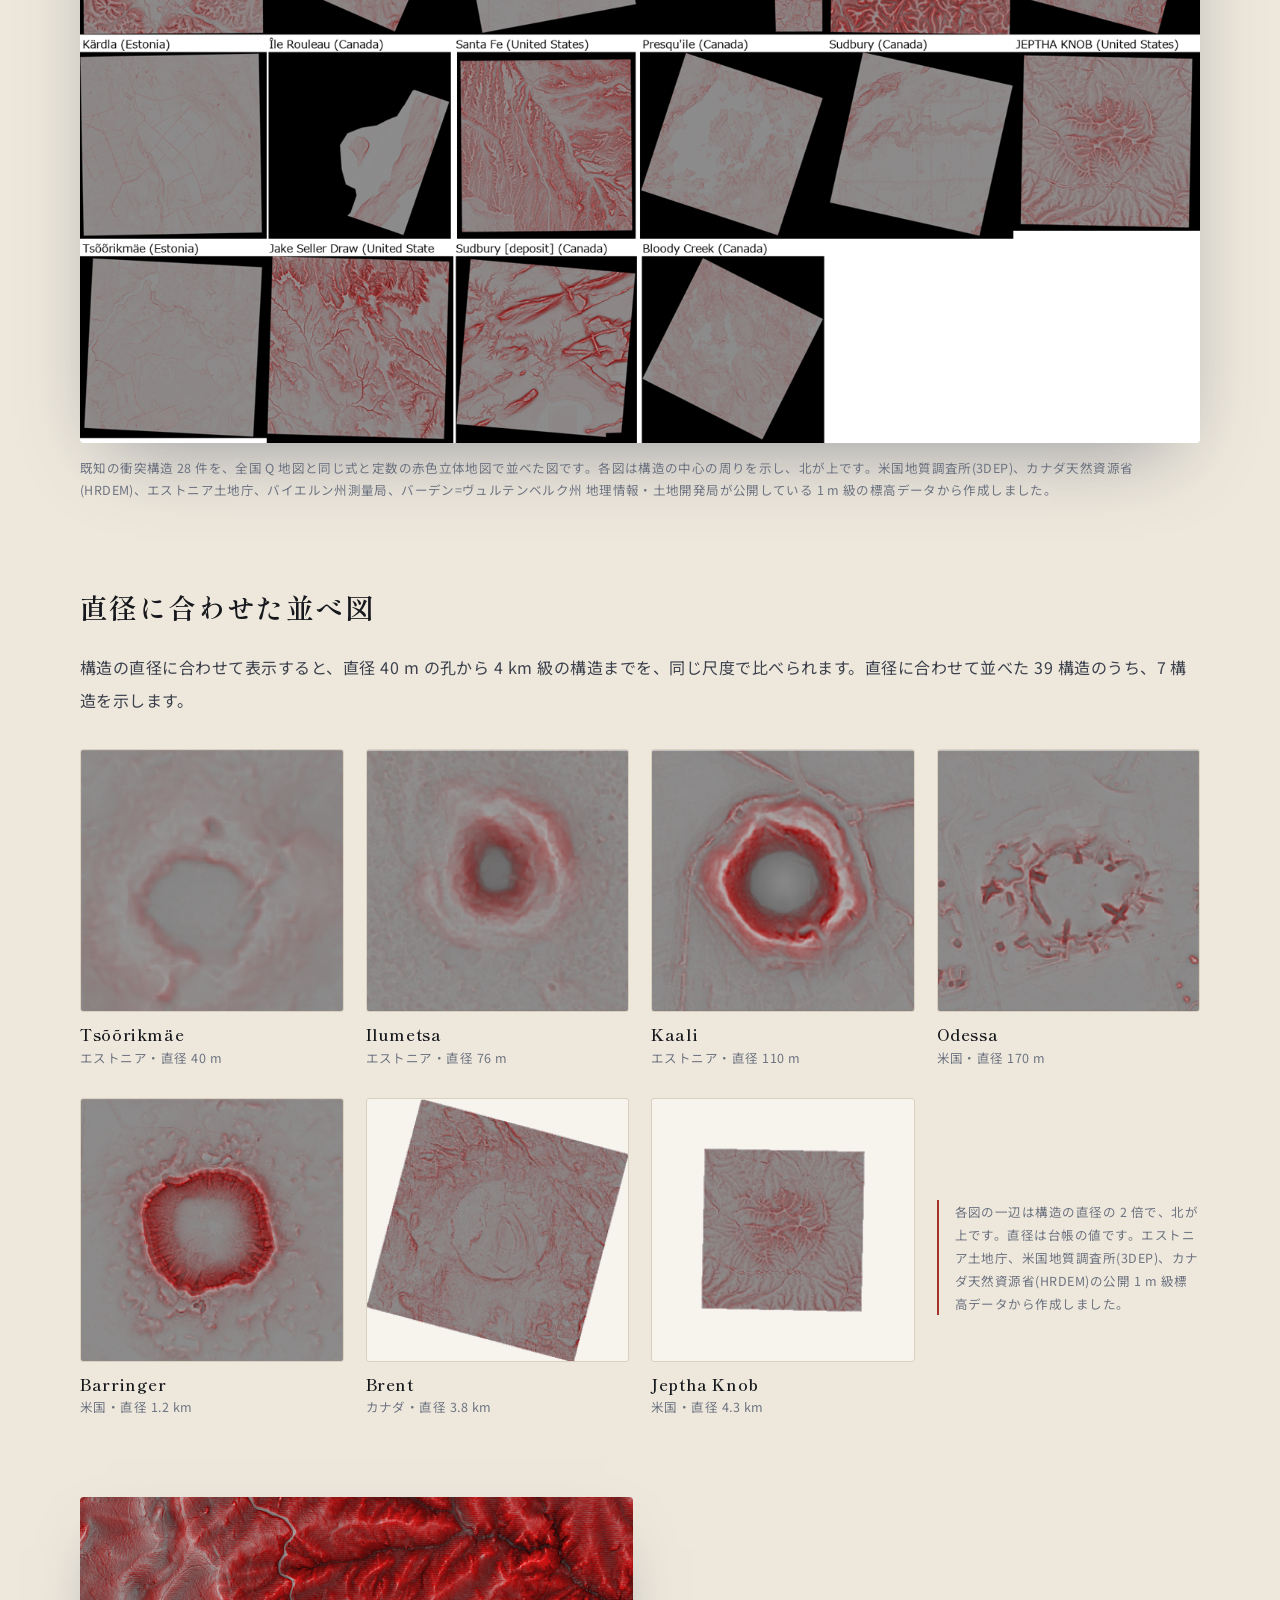
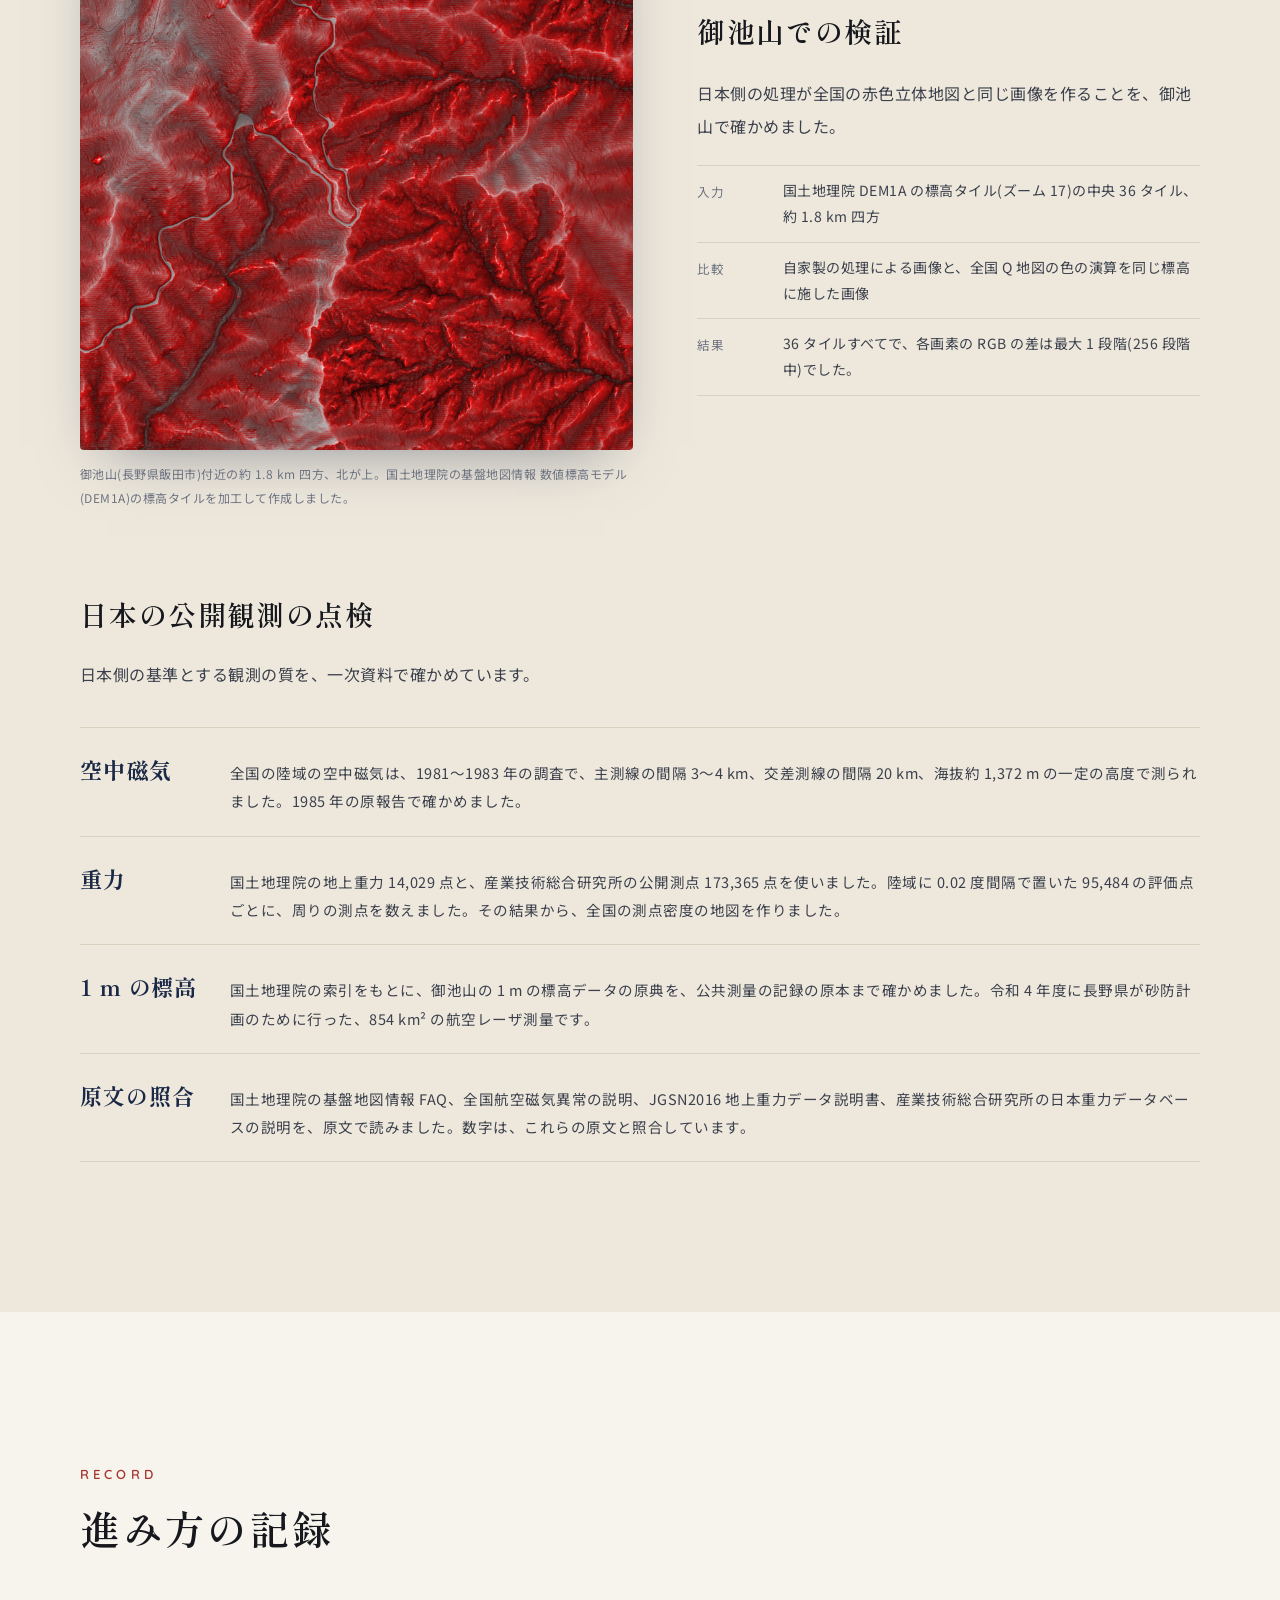
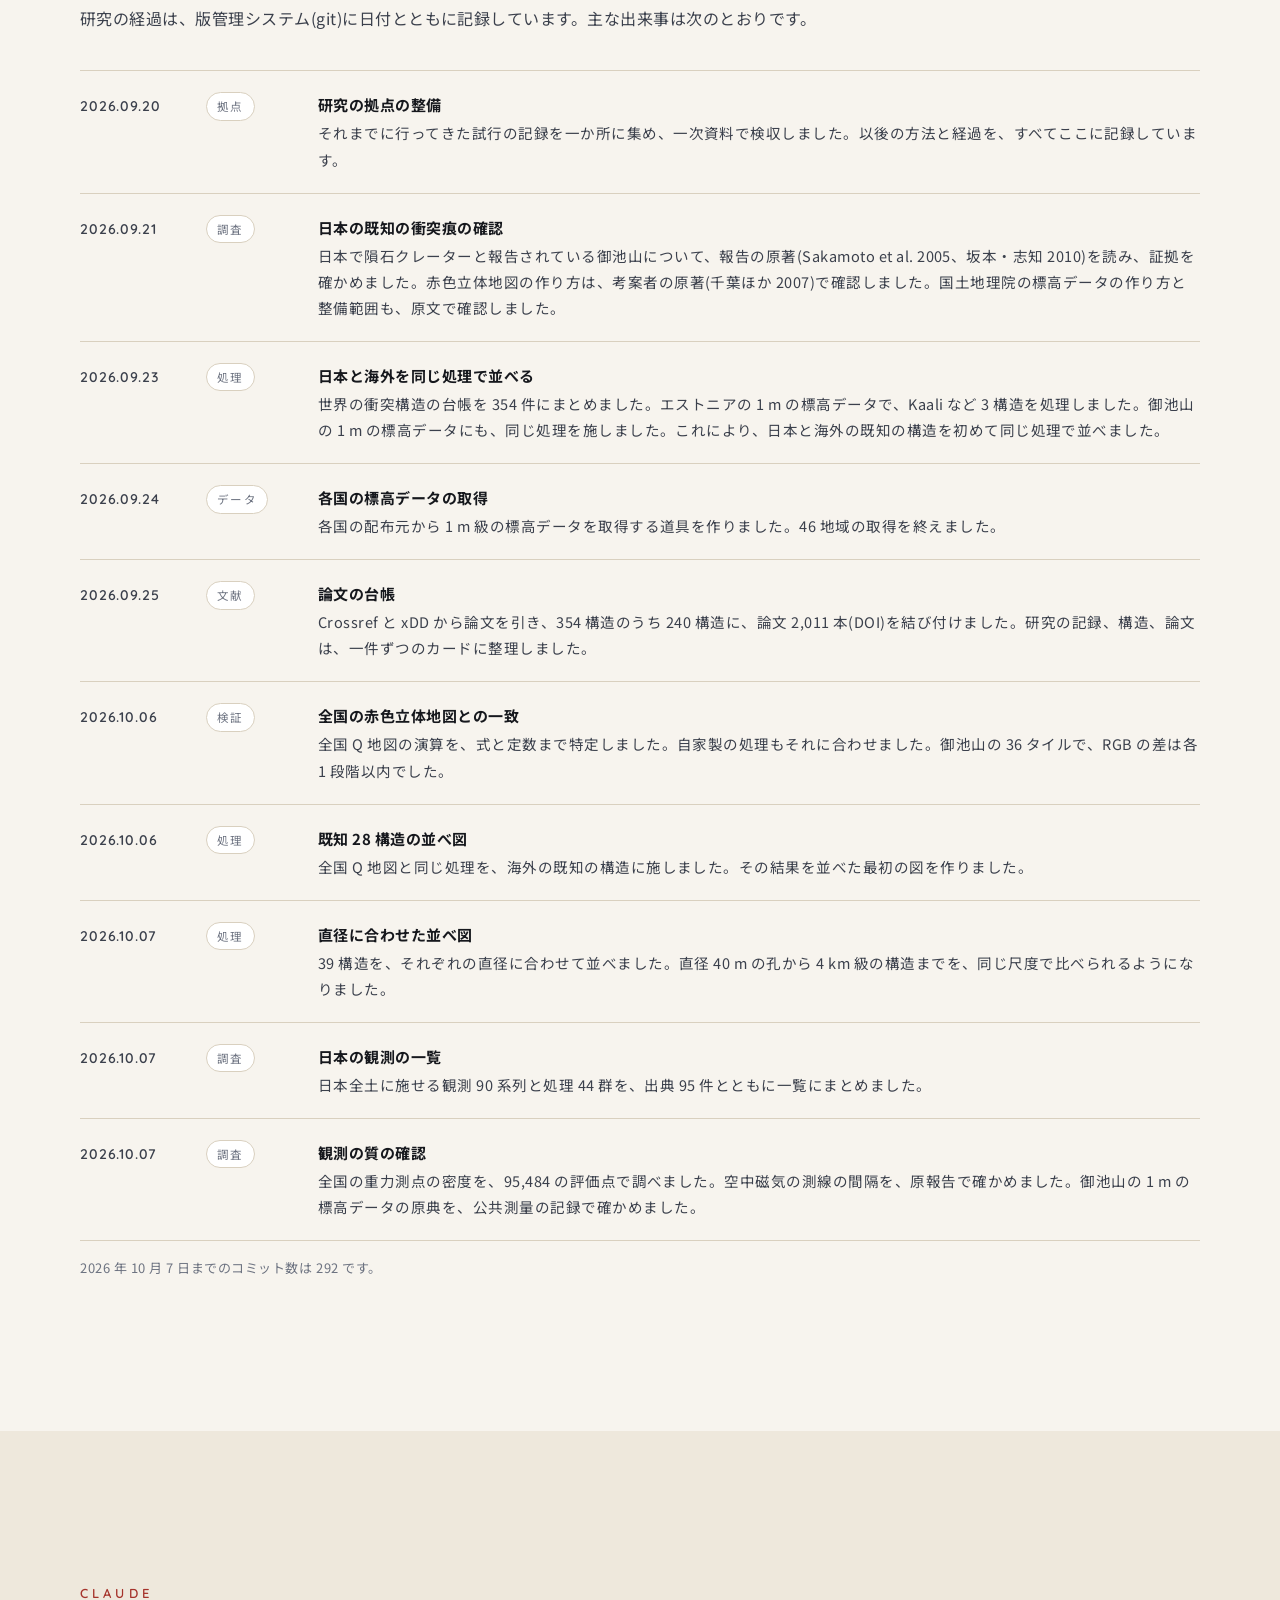
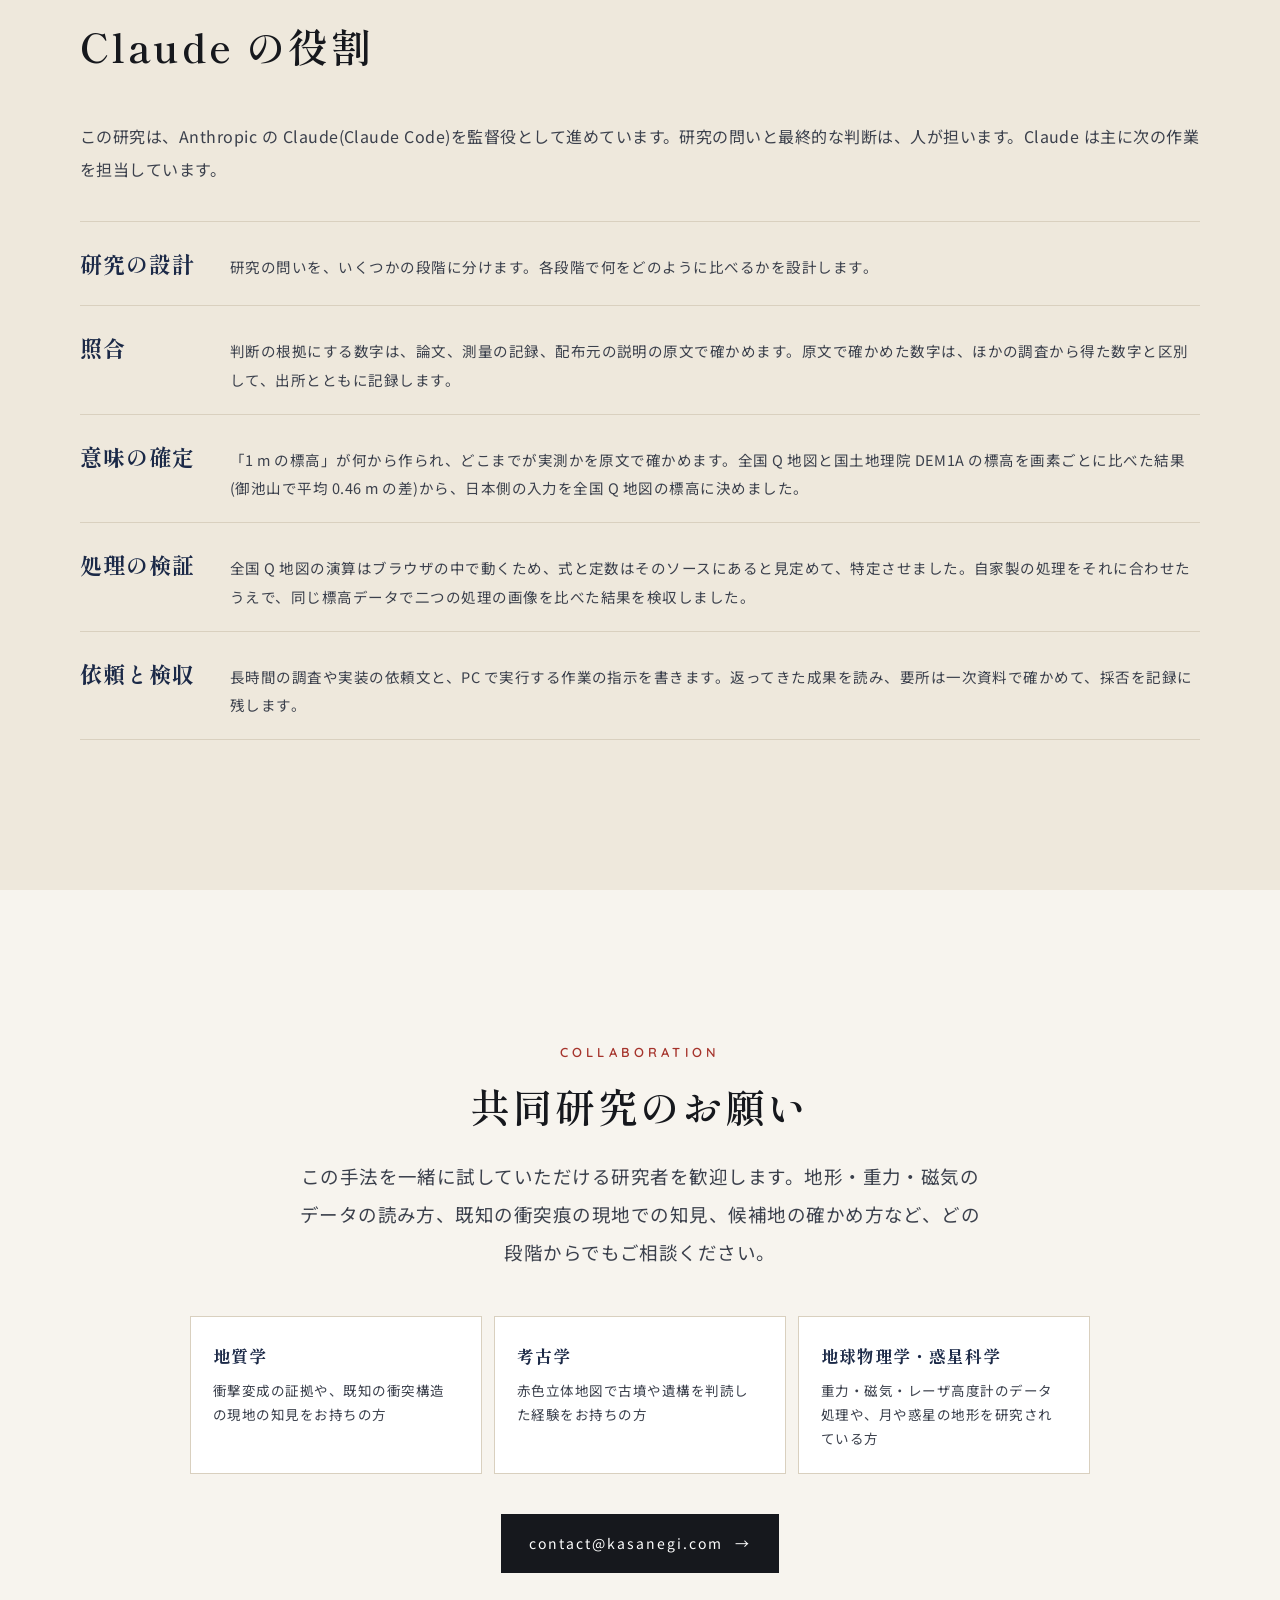
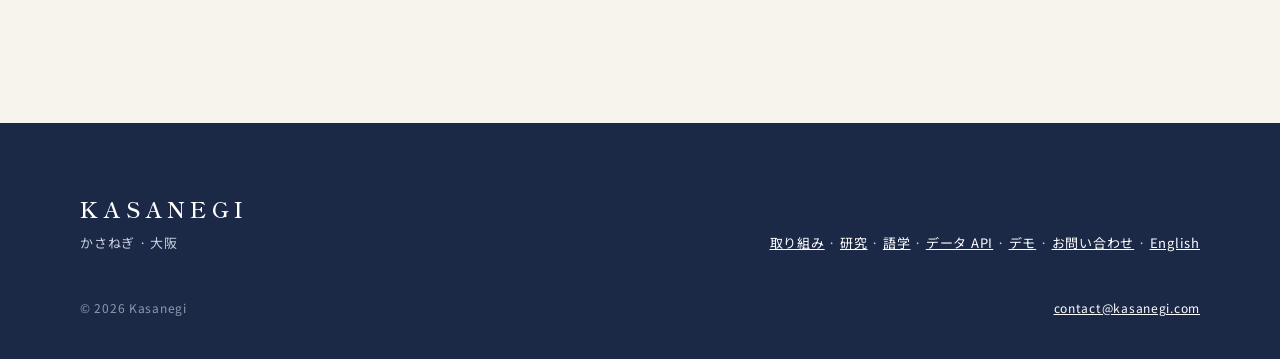
<file: research/index.html>
<!doctype html>
<html lang="ja">
<head>
<meta charset="utf-8">
<meta name="viewport" content="width=device-width,initial-scale=1">
<title>隕石衝突痕の研究 | かさねぎ Kasanegi</title>
<meta name="description" content="日本で未知の隕石クレーターを探す研究です。世界の既知の衝突痕で確かめた処理を、日本全土の赤色立体地図と同じ形で国土全体に当てます。方法、データの出所、成果、進み方の記録を公開しています。">
<link rel="canonical" href="https://kasanegi.com/research/">
<link rel="alternate" hreflang="ja" href="https://kasanegi.com/research/">
<link rel="alternate" hreflang="en" href="https://kasanegi.com/en/research/">
<meta property="og:type" content="article">
<meta property="og:site_name" content="かさねぎ Kasanegi">
<meta property="og:title" content="未知の隕石クレーターを探す研究 | かさねぎ">
<meta property="og:description" content="世界の既知の衝突痕で確かめた処理を、日本全土の公開観測に当てて、未知の隕石クレーターを探す研究です。">
<meta property="og:image" content="https://kasanegi.com/assets/og.png">
<meta property="og:url" content="https://kasanegi.com/research/">
<meta name="twitter:card" content="summary_large_image">
<link rel="icon" href="/assets/kasanegi-mark.svg" type="image/svg+xml">
<link rel="preconnect" href="https://fonts.googleapis.com">
<link rel="preconnect" href="https://fonts.gstatic.com" crossorigin>
<link href="https://fonts.googleapis.com/css2?family=Quicksand:wght@500;600;700&family=Shippori+Mincho:wght@500;600;700&family=Noto+Sans+JP:wght@400;500;700&family=Cormorant+Garamond:wght@500;600&display=swap" rel="stylesheet">
<link rel="stylesheet" href="/assets/style.css">
<script>document.documentElement.classList.add('js')</script>
<style>
  html:not(.js) .reveal{opacity:1;transform:none}
  .together .lede{text-wrap:pretty;word-break:auto-phrase}
  .phero h1{word-break:auto-phrase}
  .nw{display:inline-block}
  .sub-h{margin:84px 0 22px}
  .sub-h + .plate{margin-top:0}
  .split.top-start{align-items:start}
  .split.method-note{margin-top:96px;align-items:start}
  .visual h3{font-size:22px}
  .visual .tag{font-size:12px;letter-spacing:.14em;color:var(--beni);margin-bottom:6px}
  .visual .facts{margin-top:16px}
  .visual .facts > div,.horizon .facts > div{grid-template-columns:4.6em 1fr;gap:12px;padding:12px 0}
  .visual .facts dt,.horizon .facts dt{font-size:12.5px;padding-top:2px}
  .visual .facts dd,.horizon .facts dd{font-size:14px;line-height:1.85;color:var(--ink2)}

  /* 段の工程図 */
  .steps{list-style:none;margin-top:56px;display:grid;grid-template-columns:repeat(4,minmax(0,1fr));border-top:2px solid var(--ai)}
  .step{position:relative;padding:30px 22px 6px 0}
  .step + .step{padding-left:22px;border-left:1px solid var(--line)}
  .step::before{content:"";position:absolute;top:-8px;left:-7px;width:14px;height:14px;border-radius:50%;background:var(--paper2);border:2px solid var(--ai)}
  .step:first-child::before{left:0}
  .step .k{display:block;font-family:var(--latin);font-size:40px;line-height:1;color:var(--beni)}
  .step h3{font-size:19px;line-height:1.6;margin:14px 0 4px}
  .step dt{margin-top:16px;font-size:12px;letter-spacing:.14em;color:var(--mute)}
  .step dd{margin-top:4px;font-size:14px;line-height:1.85;color:var(--ink2)}
  .step dd.res{color:var(--ink)}
  @media(max-width:980px){.steps{grid-template-columns:repeat(2,minmax(0,1fr))}.step:nth-child(3){padding-left:0;border-left:0}.step:nth-child(n+3){margin-top:30px;border-top:1px solid var(--line)}.step:nth-child(3)::before{left:0}}
  @media(max-width:600px){.steps{grid-template-columns:1fr}.step,.step + .step{padding:30px 0 6px;border-left:0}.step + .step{margin-top:24px;border-top:1px solid var(--line)}.step::before,.step:nth-child(3)::before{left:0}}

  /* 模式図 */
  .rrim{margin:0}
  .rrim svg{width:100%;height:auto;display:block;overflow:visible}
  .rrim text{font-family:var(--sans);font-size:12px;fill:var(--ink2)}
  .rrim .th{font-family:var(--serif);font-size:13.5px;font-weight:600;fill:var(--ink)}
  .rrim .sm{font-size:10.5px;fill:var(--mute)}

  /* 表 */
  .tbl{width:100%;border-collapse:collapse;table-layout:fixed;font-size:14px;line-height:1.75}
  .tbl col.c1{width:34%}.tbl col.c2{width:28%}.tbl col.c3{width:16%}.tbl col.c4{width:22%}
  .tbl th,.tbl td{text-align:left;vertical-align:top;padding:13px 18px 13px 0;border-bottom:1px solid var(--line)}
  .tbl thead th{font-size:12px;font-weight:500;letter-spacing:.12em;color:var(--mute);border-bottom:1px solid var(--ink)}
  .tbl tbody th{font-weight:500;color:var(--ink)}
  .tbl td{color:var(--ink2)}
  @media(max-width:720px){.tbl thead{display:none}.tbl,.tbl tbody,.tbl tr,.tbl th,.tbl td{display:block;width:auto}.tbl tr{padding:14px 0;border-bottom:1px solid var(--line)}.tbl tbody th,.tbl td{border:0;padding:2px 0;width:auto}.tbl td::before{content:attr(data-l);display:inline-block;min-width:4.4em;margin-right:8px;font-size:11.5px;letter-spacing:.1em;color:var(--mute)}}

  /* 直径に合わせた並べ図 */
  .dgrid{margin-top:32px;display:grid;grid-template-columns:repeat(4,minmax(0,1fr));gap:30px 22px}
  .dgrid figure{margin:0}
  .dgrid img{width:100%;height:auto;aspect-ratio:1/1;background:var(--paper);border:1px solid var(--line);border-radius:3px}
  .dgrid figcaption{margin-top:10px;line-height:1.6}
  .dgrid figcaption b{display:block;font-family:var(--serif);font-size:16px;font-weight:600;letter-spacing:.04em}
  .dgrid figcaption span{display:block;font-size:12.5px;color:var(--mute)}
  .dgrid .dlegend{align-self:center;font-size:12.5px;line-height:1.85;color:var(--mute);padding-left:16px;border-left:2px solid var(--beni)}
  @media(max-width:760px){.dgrid{grid-template-columns:repeat(2,minmax(0,1fr));gap:24px 16px}.dgrid .dlegend{grid-column:1/-1}}

  /* 進み方の記録 */
  .tl{margin-top:36px}
  .tl p b{font-weight:700;color:var(--ink)}
  .tl p span{display:block;margin-top:2px;font-size:14.5px;color:var(--ink2)}
</style>
<script type="application/ld+json">
{
  "@context": "https://schema.org",
  "@type": "ResearchProject",
  "name": "日本の隕石衝突痕の探索",
  "alternateName": "Searching for impact structures in Japan",
  "url": "https://kasanegi.com/research/",
  "description": "世界の既知の衝突痕で確かめた赤色立体地図などの処理を、日本全土の公開観測に当てて、未知の隕石クレーターを探す研究です。",
  "email": "contact@kasanegi.com",
  "parentOrganization": {"@type": "Organization", "name": "Kasanegi", "alternateName": "かさねぎ", "url": "https://kasanegi.com/"},
  "knowsAbout": ["隕石衝突痕", "赤色立体地図", "航空レーザ測量", "重力異常", "空中磁気"]
}
</script>
</head>
<body>
<!--email_off-->

<header class="top always" id="top">
  <a class="brand" href="/" aria-label="かさねぎ トップへ"><img src="/assets/kasanegi-mark.svg" alt="" width="26" height="26"><span class="logo-type">KASANEGI</span></a>
  <nav aria-label="メイン">
    <a href="/research/" aria-current="page">研究</a>
    <a href="/reader/">語学</a>
    <a href="/api/">データ API</a>
    <a class="hide-sm" href="/#contact">お問い合わせ</a>
    <a class="lang" href="/en/research/" hreflang="en" lang="en">EN</a>
  </nav>
</header>

<main>

<section class="phero">
  <div class="wrap">
    <p class="kicker">RESEARCH</p>
    <h1>未知の隕石クレーターを<span class="nw">探す研究</span></h1>
    <p>日本では、長野県の御池山が隕石クレーターとして報告されています。2025 年から 2026 年にかけて、日本全土の赤色立体地図を誰でも見られるようになりました。この研究では、世界の既知の衝突痕で確かめた処理を日本全土に当てて、まだ見つかっていないクレーターを探します。方法と経過は、このページで公開しています。</p>
  </div>
</section>

<div class="kasane" aria-hidden="true"><i></i><i></i><i></i><i></i><i></i></div>

<section class="block" id="question">
  <div class="wrap">
    <div class="reveal">
      <p class="eyebrow">QUESTION</p>
      <h2 class="sec-h">研究の問い</h2>
    </div>
    <div class="split top-start reveal">
      <div>
        <p class="body">隕石の衝突でできた構造は、世界で 200 以上が確認されています。日本では、長野県の御池山が隕石クレーターとして報告されています(Sakamoto et al. 2010)。日本は山が険しく、雨や森林によって地形が変わりやすい国土です。このため、ほかのクレーターが見落とされてきた可能性があります。</p>
        <p class="body">御池山の構造は、山頂を含む南東斜面にある直径約 900 m の半円形の地形で、その成因は長く議論されてきました。2005 年には、石英の衝撃変成組織が報告されました。2010 年には、約 2 mGal の負の重力異常も報告されています。御池山の研究も、半円形の地形が出発点になっています。</p>
        <p class="body">近年、航空レーザ測量による 1 m の標高データが全国で整備されてきました。地形を読み取りやすく表す赤色立体地図も、日本全土で見られるようになりました。日本全土を人の目で調べることは現実的ではありません。そこでこの研究では、世界の既知の衝突痕で確かめた処理と、機械学習による判別を組み合わせて、国土全体を調べます。</p>
      </div>
      <div class="visual">
        <p class="tag">日本の隕石クレーター</p>
        <h3>御池山(長野県飯田市)</h3>
        <dl class="facts">
          <div><dt>場所</dt><dd>赤石山脈の西麓。御池山(標高 1,905 m)の山頂を含む南東斜面</dd></div>
          <div><dt>形</dt><dd>直径約 900 m の半円形(円の約 4 割が残存)</dd></div>
          <div><dt>証拠</dt><dd>石英の衝撃変成組織(PDFs)、約 2 mGal の負の重力異常(114 測点)</dd></div>
          <div><dt>文献</dt><dd>Sakamoto et al. 2005(LPSC XXXVI)、Sakamoto et al. 2010(Meteoritics &amp; Planetary Science 45)、坂本・志知 2010(日本惑星科学会誌 19)</dd></div>
        </dl>
      </div>
    </div>

    <div class="reveal">
      <h3 class="sub-h">近年の公開データの整備</h3>
      <ul class="reach">
        <li><b>2002</b><span>千葉達朗らが赤色立体地図を考案しました(アジア航測)。斜面の傾斜と、地上開度・地下開度から求める尾根谷度を、一枚の画像に表します。</span></li>
        <li><b>2023</b><span>国土地理院が、航空レーザ測量による 1 m の標高データ(DEM1A)の提供を始めました。同じ年に、赤色立体地図の特許の期間が満了しました。</span></li>
        <li><b>2025</b><span>6 月に、全国の赤色立体地図をブラウザで見られるようになりました(全国 Q 地図)。10 月には、DEM1A の提供範囲が全国の 3 次メッシュの約 61% になりました。</span></li>
        <li><b>2026</b><span>2 月に、林野庁が森林の航空レーザ測量の標高データと微地形表現図の公開を始めました。DEM1A の提供範囲も、2 月と 7 月に広がりました。</span></li>
      </ul>
      <p class="note">出典: 千葉ほか 2007(地図 45(1))、千葉 2026(東京地学協会 特別講演会の案内)、国土地理院の発表(2025 年 3 月・10 月)と DEM1A の更新履歴、全国 Q 地図の案内、林野庁の資料(2026 年 3 月)。</p>
    </div>

    <div class="reveal">
      <h3 class="sub-h">研究の広がり</h3>
      <p class="body">赤色立体地図の考案者は、この表現が人だけでなく AI にとっても地形の特徴を捉えやすいかもしれない、と述べています(千葉 2026)。この研究の方法は、次の分野にも使えます。</p>
      <ul class="points">
        <li><b>海外</b><span>高精細な標高データが公開されている国や地域で、同じ処理と判別を使えます。</span></li>
        <li><b>月面</b><span>赤色立体地図は、月の裏側のクレーターについても作られています(千葉 2026。かぐやのレーザ高度計のデータによる)。</span></li>
        <li><b>考古学</b><span>赤色立体地図は、森林に隠れた古墳の発見に使われています。島根県奥出雲町では、前方後円墳 77 基が新たに見つかったと報じられました(山陰中央新報、2023 年)。</span></li>
      </ul>
    </div>
  </div>
</section>

<section class="block alt" id="method">
  <div class="wrap">
    <div class="reveal">
      <p class="eyebrow">METHOD</p>
      <h2 class="sec-h">研究の方法</h2>
      <p class="body">研究は四つの段階で進めます。まず、日本で使える観測とその質を調べます。次に、その質に合わせて、世界の既知の衝突痕に同じ処理を施します。三つ目の段階では、既知の衝突痕を取りこぼさない判別の仕組みを作ります。最後に、その仕組みを日本全土に当てます。使うデータと処理は、すべて公開されているものです。</p>
    </div>

    <ol class="steps reveal">
      <li class="step">
        <span class="k">I</span>
        <h3>日本の観測の質を、場所ごとに把握する</h3>
        <dl>
          <dt>データ</dt>
          <dd>国土地理院の数値標高モデル(DEM1A〜DEM10B)、提供範囲と作業年度の索引、公共測量の記録、地上重力データ、全国航空磁気異常</dd>
          <dt>内容</dt>
          <dd>日本全土に施せる観測と処理を一覧にし、それぞれの作り方、細かさ、精度を、配布元の出典とともに記録します。標高データについては、場所ごとに、どの年度のどの測量に由来するかまで調べます。</dd>
          <dt>これまで</dt>
          <dd class="res">観測 90 系列と処理 44 群の一覧を、出典 95 件とともに作りました。御池山の 1 m の標高データは、令和 4 年度に長野県が砂防計画のために行った航空レーザ測量に由来することを確かめました。</dd>
        </dl>
      </li>
      <li class="step">
        <span class="k">II</span>
        <h3>世界の既知の衝突痕に、同じ処理を施す</h3>
        <dl>
          <dt>データ</dt>
          <dd>世界の衝突構造の台帳 354 件、米国・カナダ・エストニア・ドイツの公開 1 m 級標高データ</dd>
          <dt>内容</dt>
          <dd>全国 Q 地図と同じ式と定数で、赤色立体地図を作ります。海外の標高データは、日本と同じタイルの格子に変換してから処理します。格子の 1 画素は北緯 35 度で約 0.98 m、開度の探索半径は 50 画素です。構造の直径に合わせて並べます。そのうえで、中心からの距離ごとに計測します。</dd>
          <dt>これまで</dt>
          <dd class="res">4 か国の 48 構造で標高データを整え、赤色立体地図を作りました。このうち 43 構造は、全国 Q 地図と同じ式と定数で処理しました。39 構造は、直径に合わせて並べて計測しました。</dd>
        </dl>
      </li>
      <li class="step">
        <span class="k">III</span>
        <h3>既知の衝突痕を取りこぼさない判別</h3>
        <dl>
          <dt>データ</dt>
          <dd>段階 II の処理結果、重力・磁気・地質のデータ</dd>
          <dt>内容</dt>
          <dd>学習から意図的に外した既知の衝突痕を、位置や種類を教えずに衝突痕と判別できるかで評価します。合格の条件は、既知の衝突痕を一つも取りこぼさないことです。赤色立体地図に加えて、重力・磁気・地質のデータも組み合わせます。</dd>
          <dt>ねらい</dt>
          <dd class="res">御池山のように侵食が進んだ山地の構造も、事前の情報なしに検出することです。</dd>
        </dl>
      </li>
      <li class="step">
        <span class="k">IV</span>
        <h3>日本全土への適用</h3>
        <dl>
          <dt>データ</dt>
          <dd>日本全土を覆う 100 万枚を超える標高タイル(全国 Q 地図)、全国の重力・磁気・地質のデータ</dd>
          <dt>内容</dt>
          <dd>同じ処理と判別を、日本全土に一度に当てます。1 m の標高データの範囲が広がれば、調べられる範囲も広がります。</dd>
          <dt>ねらい</dt>
          <dd class="res">検出された候補の中から、現地の地質調査で確かめる地点を選ぶことです。衝突の証拠には、衝撃を受けた石英などがあります。</dd>
        </dl>
      </li>
    </ol>

    <div class="split method-note reveal">
      <div>
        <h3>「同じ処理」の意味</h3>
        <p class="body" style="margin-top:18px">赤色立体地図は、二つの画像を乗算合成したものです(千葉ほか 2007)。一つは、斜面の傾斜を赤の彩度で表した画像です。もう一つは、尾根谷度を明るさで表した画像です。尾根谷度は地上開度と地下開度の差の半分で、尾根で大きく、谷で小さくなります。</p>
        <p class="body">この研究では、全国 Q 地図の演算を、式と定数まで特定しました。自家製の処理も、それに合わせました。海外の構造の標高データは、日本と同じタイルの格子に変換してから処理します。比べるときは、式と定数に加えて、入力の標高データの版、格子、探索半径、元の観測の質もそろえます。</p>
        <p class="note">出典: 千葉達朗・鈴木雄介・平松孝晋 2007「地形表現手法の諸問題と赤色立体地図」地図 45(1): 27–36。</p>
      </div>
      <figure class="visual rrim">
        <svg viewBox="0 0 360 444" role="img" aria-labelledby="rrim-t">
          <title id="rrim-t">赤色立体地図の作り方の模式図。地形の断面で開度を測り、尾根谷度を明るさに、傾斜を赤の彩度に当てて乗算合成します。</title>
          <defs>
            <linearGradient id="gL" x1="0" x2="1" y1="0" y2="0"><stop offset="0" style="stop-color:var(--ink)"/><stop offset="1" stop-color="#ffffff"/></linearGradient>
            <linearGradient id="gS" x1="0" x2="1" y1="0" y2="0"><stop offset="0" stop-color="#ffffff"/><stop offset="1" style="stop-color:var(--beni)"/></linearGradient>
            <linearGradient id="gSv" x1="0" x2="0" y1="0" y2="1"><stop offset="0" stop-color="#ffffff"/><stop offset="1" style="stop-color:var(--beni)"/></linearGradient>
          </defs>
          <text class="th" x="2" y="16">1. 地形の断面で開度を測る</text>
          <path d="M0,140 C30,136 52,84 90,78 C126,72 140,120 172,130 C204,140 222,98 256,82 C286,68 318,96 360,110 L360,170 L0,170 Z" style="fill:var(--paper2)"/>
          <path d="M0,140 C30,136 52,84 90,78 C126,72 140,120 172,130 C204,140 222,98 256,82 C286,68 318,96 360,110" fill="none" style="stroke:var(--ink)" stroke-width="1.5"/>
          <line x1="172" y1="130" x2="172" y2="40" style="stroke:var(--mute)" stroke-width="1" stroke-dasharray="3 3"/>
          <line x1="172" y1="130" x2="82" y2="73" style="stroke:var(--beni)" stroke-width="1.2"/>
          <line x1="172" y1="130" x2="264" y2="77" style="stroke:var(--beni)" stroke-width="1.2"/>
          <path d="M172,96 A34,34 0 0 0 143.3,111.8" fill="none" style="stroke:var(--beni)" stroke-width="1.6"/>
          <path d="M172,96 A34,34 0 0 1 201.5,113.1" fill="none" style="stroke:var(--beni)" stroke-width="1.6"/>
          <circle cx="172" cy="130" r="3.5" style="fill:var(--ink)"/>
          <text x="178" y="50">天頂</text>
          <text x="178" y="88">地上開度</text>
          <text x="172" y="158" text-anchor="middle">着目点</text>
          <text x="2" y="192">地上開度: 天頂から周りの地形の稜線までの角度(8 方向の平均)</text>
          <text x="2" y="210">地下開度: 地形を上下に反転して、同じように測った角度</text>
          <text class="th" x="2" y="246">2. 二つの量を色に当てる</text>
          <rect x="0" y="258" width="220" height="18" fill="url(#gL)"/>
          <text x="232" y="272">尾根谷度 → 明るさ</text>
          <text class="sm" x="2" y="290">谷</text>
          <text class="sm" x="220" y="290" text-anchor="end">尾根</text>
          <rect x="0" y="300" width="220" height="18" fill="url(#gS)"/>
          <text x="232" y="314">傾斜 → 赤の彩度</text>
          <text class="sm" x="2" y="332">緩い</text>
          <text class="sm" x="220" y="332" text-anchor="end">急</text>
          <text class="th" x="2" y="362">3. 乗算合成</text>
          <g style="isolation:isolate">
            <rect x="0" y="374" width="220" height="56" fill="url(#gL)"/>
            <rect x="0" y="374" width="220" height="56" fill="url(#gSv)" style="mix-blend-mode:multiply"/>
          </g>
          <text x="232" y="388">横: 尾根谷度</text>
          <text x="232" y="404">縦: 傾斜</text>
          <text x="232" y="420">急なほど赤く</text>
          <text x="232" y="436">尾根ほど明るい</text>
        </svg>
        <figcaption class="cap">赤色立体地図の作り方の模式図です。千葉ほか(2007)の定義をもとに作成しました。</figcaption>
      </figure>
    </div>
  </div>
</section>

<section class="block" id="data">
  <div class="wrap">
    <div class="reveal">
      <p class="eyebrow">DATA</p>
      <h2 class="sec-h">データの出所</h2>
      <p class="body">処理と判別には、公的機関が公開している観測データと、公開されている衝突構造の目録だけを使います。各データの作り方と細かさは、配布元の説明を出典にしています。</p>
    </div>

    <div class="reveal">
      <h3 class="sub-h">日本の観測データ</h3>
      <table class="tbl">
        <colgroup><col class="c1"><col class="c2"><col class="c3"><col class="c4"></colgroup>
        <thead><tr><th scope="col">データ</th><th scope="col">提供</th><th scope="col">細かさ</th><th scope="col">範囲</th></tr></thead>
        <tbody>
          <tr><th scope="row">数値標高モデル DEM1A(航空レーザ測量)</th><td data-l="提供">国土地理院</td><td data-l="細かさ">1 m</td><td data-l="範囲">全国の 3 次メッシュの約 61%(2025 年 10 月)、以後も拡大</td></tr>
          <tr><th scope="row">数値標高モデル DEM5A・DEM5B・DEM5C</th><td data-l="提供">国土地理院</td><td data-l="細かさ">5 m</td><td data-l="範囲">地域ごと</td></tr>
          <tr><th scope="row">数値標高モデル DEM10B(1/25,000 地形図の等高線から作成)</th><td data-l="提供">国土地理院</td><td data-l="細かさ">10 m</td><td data-l="範囲">日本全域</td></tr>
          <tr><th scope="row">赤色立体地図・標高タイル</th><td data-l="提供">全国 Q 地図</td><td data-l="細かさ">場所ごとに最も細かいもの(0.5〜10 m)</td><td data-l="範囲">日本全土</td></tr>
          <tr><th scope="row">森林の航空レーザ測量の標高データ・CS 立体図</th><td data-l="提供">林野庁・都道府県</td><td data-l="細かさ">0.5 m 級</td><td data-l="範囲">計測済みの地域(2026 年 2 月から公開)</td></tr>
          <tr><th scope="row">提供範囲と作業年度の索引、公共測量の記録</th><td data-l="提供">国土地理院</td><td data-l="細かさ">測量ごと</td><td data-l="範囲">全国</td></tr>
          <tr><th scope="row">JGSN2016 地上重力データ</th><td data-l="提供">国土地理院</td><td data-l="細かさ">測点 約 1.4 万</td><td data-l="範囲">全国</td></tr>
          <tr><th scope="row">日本重力データベース(公開の測点データ)</th><td data-l="提供">産業技術総合研究所 地質調査総合センター</td><td data-l="細かさ">測点 約 17 万</td><td data-l="範囲">全国</td></tr>
          <tr><th scope="row">全国航空磁気異常</th><td data-l="提供">国土地理院</td><td data-l="細かさ">緯度・経度 3 分の格子(1984〜1998 年の観測)</td><td data-l="範囲">全国</td></tr>
          <tr><th scope="row">20 万分の 1 日本シームレス地質図 V2</th><td data-l="提供">産業技術総合研究所 地質調査総合センター</td><td data-l="細かさ">縮尺 20 万分の 1</td><td data-l="範囲">全国</td></tr>
        </tbody>
      </table>
    </div>

    <div class="reveal">
      <h3 class="sub-h">海外の既知の衝突痕のデータ</h3>
      <table class="tbl">
        <colgroup><col class="c1"><col class="c2"><col class="c3"><col class="c4"></colgroup>
        <thead><tr><th scope="col">データ</th><th scope="col">提供</th><th scope="col">細かさ</th><th scope="col">範囲</th></tr></thead>
        <tbody>
          <tr><th scope="row">3DEP(The National Map)</th><td data-l="提供">米国地質調査所(USGS)</td><td data-l="細かさ">1 m</td><td data-l="範囲">米国</td></tr>
          <tr><th scope="row">HRDEM(高解像度数値標高モデル)</th><td data-l="提供">カナダ天然資源省</td><td data-l="細かさ">1 m</td><td data-l="範囲">カナダ</td></tr>
          <tr><th scope="row">数値地形モデル</th><td data-l="提供">エストニア土地庁(Maa-amet)</td><td data-l="細かさ">1 m</td><td data-l="範囲">エストニア</td></tr>
          <tr><th scope="row">DGM1</th><td data-l="提供">バイエルン州測量局(LDBV)</td><td data-l="細かさ">1 m</td><td data-l="範囲">ドイツ バイエルン州</td></tr>
          <tr><th scope="row">DGM1</th><td data-l="提供">バーデン=ヴュルテンベルク州 地理情報・土地開発局(LGL)</td><td data-l="細かさ">1 m</td><td data-l="範囲">ドイツ バーデン=ヴュルテンベルク州</td></tr>
          <tr><th scope="row">衝突構造の目録</th><td data-l="提供">Earth Impact Database(PASSC)、Impact Earth</td><td data-l="細かさ">構造ごと</td><td data-l="範囲">世界(台帳 354 件に統合)</td></tr>
        </tbody>
      </table>
      <p class="note">細かさは、配布されている格子の間隔か、測点の数です。範囲は 2026 年 10 月に確認したものです。</p>
    </div>
  </div>
</section>

<section class="block alt" id="results">
  <div class="wrap">
    <div class="reveal">
      <p class="eyebrow">RESULTS</p>
      <h2 class="sec-h">これまでの成果</h2>
      <p class="body">世界の既知の衝突痕を、日本の赤色立体地図と同じ処理で並べました。このページの図は、すべて公開の標高データから作成したものです。</p>
    </div>

    <div class="figs3 reveal">
      <div><p class="n">354<small>件</small></p><p>世界の衝突構造の台帳です。比較のための対照と否定例も含みます。このうち 240 構造に、論文 2,011 本(DOI)を結び付けました。</p></div>
      <div><p class="n">48<small>構造</small></p><p>4 か国の公開 1 m 級標高データで、赤色立体地図を作成した既知の衝突痕です。このうち 43 構造は、全国 Q 地図と同じ式と定数で処理しました。</p></div>
      <div><p class="n">36<small>/ 36 タイル</small></p><p>御池山の 36 タイルすべてで、全国 Q 地図の演算との差が RGB 各 1 段階以内でした。</p></div>
    </div>

    <h3 class="sub-h reveal">既知の 28 構造の並べ図</h3>
    <figure class="plate reveal">
      <a href="/assets/known-structures.png"><img src="/assets/known-structures.png" width="1500" height="1367" loading="lazy" decoding="async" alt="既知の衝突構造 28 件を、同じ赤色立体地図の処理で並べた図"></a>
      <figcaption>既知の衝突構造 28 件を、全国 Q 地図と同じ式と定数の赤色立体地図で並べた図です。各図は構造の中心の周りを示し、北が上です。米国地質調査所(3DEP)、カナダ天然資源省(HRDEM)、エストニア土地庁、バイエルン州測量局、バーデン=ヴュルテンベルク州 地理情報・土地開発局が公開している 1 m 級の標高データから作成しました。</figcaption>
    </figure>

    <h3 class="sub-h reveal">直径に合わせた並べ図</h3>
    <p class="body reveal">構造の直径に合わせて表示すると、直径 40 m の孔から 4 km 級の構造までを、同じ尺度で比べられます。直径に合わせて並べた 39 構造のうち、7 構造を示します。</p>
    <div class="dgrid reveal">
      <figure><img src="/assets/research/d-tsoorikmae.png" width="250" height="250" loading="lazy" decoding="async" alt="Tsõõrikmäe の赤色立体地図"><figcaption><b>Tsõõrikmäe</b><span>エストニア・直径 40 m</span></figcaption></figure>
      <figure><img src="/assets/research/d-ilumetsa.png" width="250" height="250" loading="lazy" decoding="async" alt="Ilumetsa の赤色立体地図"><figcaption><b>Ilumetsa</b><span>エストニア・直径 76 m</span></figcaption></figure>
      <figure><img src="/assets/research/d-kaali.png" width="250" height="250" loading="lazy" decoding="async" alt="Kaali の赤色立体地図"><figcaption><b>Kaali</b><span>エストニア・直径 110 m</span></figcaption></figure>
      <figure><img src="/assets/research/d-odessa.png" width="250" height="250" loading="lazy" decoding="async" alt="Odessa の赤色立体地図"><figcaption><b>Odessa</b><span>米国・直径 170 m</span></figcaption></figure>
      <figure><img src="/assets/research/d-barringer.png" width="250" height="250" loading="lazy" decoding="async" alt="Barringer の赤色立体地図"><figcaption><b>Barringer</b><span>米国・直径 1.2 km</span></figcaption></figure>
      <figure><img src="/assets/research/d-brent.png" width="250" height="250" loading="lazy" decoding="async" alt="Brent の赤色立体地図"><figcaption><b>Brent</b><span>カナダ・直径 3.8 km</span></figcaption></figure>
      <figure><img src="/assets/research/d-jeptha-knob.png" width="250" height="250" loading="lazy" decoding="async" alt="Jeptha Knob の赤色立体地図"><figcaption><b>Jeptha Knob</b><span>米国・直径 4.3 km</span></figcaption></figure>
      <p class="dlegend">各図の一辺は構造の直径の 2 倍で、北が上です。直径は台帳の値です。エストニア土地庁、米国地質調査所(3DEP)、カナダ天然資源省(HRDEM)の公開 1 m 級標高データから作成しました。</p>
    </div>

    <div class="horizon reveal">
      <figure class="shot">
        <img src="/assets/oikeyama.png" width="768" height="768" loading="lazy" decoding="async" alt="長野県・御池山付近の赤色立体地図">
        <figcaption>御池山(長野県飯田市)付近の約 1.8 km 四方、北が上。国土地理院の基盤地図情報 数値標高モデル(DEM1A)の標高タイルを加工して作成しました。</figcaption>
      </figure>
      <div>
        <h3>御池山での検証</h3>
        <p class="body">日本側の処理が全国の赤色立体地図と同じ画像を作ることを、御池山で確かめました。</p>
        <dl class="facts" style="margin-top:22px">
          <div><dt>入力</dt><dd>国土地理院 DEM1A の標高タイル(ズーム 17)の中央 36 タイル、約 1.8 km 四方</dd></div>
          <div><dt>比較</dt><dd>自家製の処理による画像と、全国 Q 地図の色の演算を同じ標高に施した画像</dd></div>
          <div><dt>結果</dt><dd>36 タイルすべてで、各画素の RGB の差は最大 1 段階(256 段階中)でした。</dd></div>
        </dl>
      </div>
    </div>

    <div class="reveal">
      <h3 class="sub-h">日本の公開観測の点検</h3>
      <p class="body">日本側の基準とする観測の質を、一次資料で確かめています。</p>
      <ul class="points">
        <li><b>空中磁気</b><span>全国の陸域の空中磁気は、1981〜1983 年の調査で、主測線の間隔 3〜4 km、交差測線の間隔 20 km、海抜約 1,372 m の一定の高度で測られました。1985 年の原報告で確かめました。</span></li>
        <li><b>重力</b><span>国土地理院の地上重力 14,029 点と、産業技術総合研究所の公開測点 173,365 点を使いました。陸域に 0.02 度間隔で置いた 95,484 の評価点ごとに、周りの測点を数えました。その結果から、全国の測点密度の地図を作りました。</span></li>
        <li><b>1 m の標高</b><span>国土地理院の索引をもとに、御池山の 1 m の標高データの原典を、公共測量の記録の原本まで確かめました。令和 4 年度に長野県が砂防計画のために行った、854 km² の航空レーザ測量です。</span></li>
        <li><b>原文の照合</b><span>国土地理院の基盤地図情報 FAQ、全国航空磁気異常の説明、JGSN2016 地上重力データ説明書、産業技術総合研究所の日本重力データベースの説明を、原文で読みました。数字は、これらの原文と照合しています。</span></li>
      </ul>
    </div>
  </div>
</section>

<section class="block" id="record">
  <div class="wrap reveal">
    <p class="eyebrow">RECORD</p>
    <h2 class="sec-h">進み方の記録</h2>
    <p class="body">研究の経過は、版管理システム(git)に日付とともに記録しています。主な出来事は次のとおりです。</p>
    <ul class="news tl">
      <li><time datetime="2026-09-20">2026.09.20</time><span class="tag">拠点</span><p><b>研究の拠点の整備</b><span>それまでに行ってきた試行の記録を一か所に集め、一次資料で検収しました。以後の方法と経過を、すべてここに記録しています。</span></p></li>
      <li><time datetime="2026-09-21">2026.09.21</time><span class="tag">調査</span><p><b>日本の既知の衝突痕の確認</b><span>日本で隕石クレーターと報告されている御池山について、報告の原著(Sakamoto et al. 2005、坂本・志知 2010)を読み、証拠を確かめました。赤色立体地図の作り方は、考案者の原著(千葉ほか 2007)で確認しました。国土地理院の標高データの作り方と整備範囲も、原文で確認しました。</span></p></li>
      <li><time datetime="2026-09-23">2026.09.23</time><span class="tag">処理</span><p><b>日本と海外を同じ処理で並べる</b><span>世界の衝突構造の台帳を 354 件にまとめました。エストニアの 1 m の標高データで、Kaali など 3 構造を処理しました。御池山の 1 m の標高データにも、同じ処理を施しました。これにより、日本と海外の既知の構造を初めて同じ処理で並べました。</span></p></li>
      <li><time datetime="2026-09-24">2026.09.24</time><span class="tag">データ</span><p><b>各国の標高データの取得</b><span>各国の配布元から 1 m 級の標高データを取得する道具を作りました。46 地域の取得を終えました。</span></p></li>
      <li><time datetime="2026-09-25">2026.09.25</time><span class="tag">文献</span><p><b>論文の台帳</b><span>Crossref と xDD から論文を引き、354 構造のうち 240 構造に、論文 2,011 本(DOI)を結び付けました。研究の記録、構造、論文は、一件ずつのカードに整理しました。</span></p></li>
      <li><time datetime="2026-10-06">2026.10.06</time><span class="tag">検証</span><p><b>全国の赤色立体地図との一致</b><span>全国 Q 地図の演算を、式と定数まで特定しました。自家製の処理もそれに合わせました。御池山の 36 タイルで、RGB の差は各 1 段階以内でした。</span></p></li>
      <li><time datetime="2026-10-06">2026.10.06</time><span class="tag">処理</span><p><b>既知 28 構造の並べ図</b><span>全国 Q 地図と同じ処理を、海外の既知の構造に施しました。その結果を並べた最初の図を作りました。</span></p></li>
      <li><time datetime="2026-10-07">2026.10.07</time><span class="tag">処理</span><p><b>直径に合わせた並べ図</b><span>39 構造を、それぞれの直径に合わせて並べました。直径 40 m の孔から 4 km 級の構造までを、同じ尺度で比べられるようになりました。</span></p></li>
      <li><time datetime="2026-10-07">2026.10.07</time><span class="tag">調査</span><p><b>日本の観測の一覧</b><span>日本全土に施せる観測 90 系列と処理 44 群を、出典 95 件とともに一覧にまとめました。</span></p></li>
      <li><time datetime="2026-10-07">2026.10.07</time><span class="tag">調査</span><p><b>観測の質の確認</b><span>全国の重力測点の密度を、95,484 の評価点で調べました。空中磁気の測線の間隔を、原報告で確かめました。御池山の 1 m の標高データの原典を、公共測量の記録で確かめました。</span></p></li>
    </ul>
    <p class="note">2026 年 10 月 7 日までのコミット数は 292 です。</p>
  </div>
</section>

<section class="block alt" id="claude">
  <div class="wrap reveal">
    <p class="eyebrow">CLAUDE</p>
    <h2 class="sec-h">Claude の役割</h2>
    <p class="body">この研究は、Anthropic の Claude(Claude Code)を監督役として進めています。研究の問いと最終的な判断は、人が担います。Claude は主に次の作業を担当しています。</p>
    <ul class="points">
      <li><b>研究の設計</b><span>研究の問いを、いくつかの段階に分けます。各段階で何をどのように比べるかを設計します。</span></li>
      <li><b>照合</b><span>判断の根拠にする数字は、論文、測量の記録、配布元の説明の原文で確かめます。原文で確かめた数字は、ほかの調査から得た数字と区別して、出所とともに記録します。</span></li>
      <li><b>意味の確定</b><span>「1 m の標高」が何から作られ、どこまでが実測かを原文で確かめます。全国 Q 地図と国土地理院 DEM1A の標高を画素ごとに比べた結果(御池山で平均 0.46 m の差)から、日本側の入力を全国 Q 地図の標高に決めました。</span></li>
      <li><b>処理の検証</b><span>全国 Q 地図の演算はブラウザの中で動くため、式と定数はそのソースにあると見定めて、特定させました。自家製の処理をそれに合わせたうえで、同じ標高データで二つの処理の画像を比べた結果を検収しました。</span></li>
      <li><b>依頼と検収</b><span>長時間の調査や実装の依頼文と、PC で実行する作業の指示を書きます。返ってきた成果を読み、要所は一次資料で確かめて、採否を記録に残します。</span></li>
    </ul>
  </div>
</section>

<section class="block" id="collaboration">
  <div class="wrap together reveal">
    <p class="eyebrow">COLLABORATION</p>
    <h2 class="sec-h">共同研究のお願い</h2>
    <p class="lede">この手法を一緒に試していただける研究者を歓迎します。地形・重力・磁気のデータの読み方、既知の衝突痕の現地での知見、候補地の確かめ方など、どの段階からでもご相談ください。</p>
    <div class="who3">
      <div><b>地質学</b><span>衝撃変成の証拠や、既知の衝突構造の現地の知見をお持ちの方</span></div>
      <div><b>考古学</b><span>赤色立体地図で古墳や遺構を判読した経験をお持ちの方</span></div>
      <div><b>地球物理学・惑星科学</b><span>重力・磁気・レーザ高度計のデータ処理や、月や惑星の地形を研究されている方</span></div>
    </div>
    <a class="btn" href="mailto:contact@kasanegi.com">contact@kasanegi.com <span class="arrow">→</span></a>
  </div>
</section>

</main>

<footer>
  <div class="wrap">
    <div class="grid">
      <div>
        <a class="mark logo-type" href="/" style="font-size:22px">KASANEGI</a>
        <p class="meta">かさねぎ · 大阪</p>
      </div>
      <p class="meta"><a href="/#projects">取り組み</a> · <a href="/research/">研究</a> · <a href="/reader/">語学</a> · <a href="/api/">データ API</a> · <a href="/demo/">デモ</a> · <a href="/#contact">お問い合わせ</a> · <a href="/en/research/" hreflang="en" lang="en">English</a></p>
    </div>
    <div class="small"><span>© 2026 Kasanegi</span><a href="mailto:contact@kasanegi.com">contact@kasanegi.com</a></div>
  </div>
</footer>

<script>
(function(){
  var els=document.querySelectorAll('.reveal');
  if(!('IntersectionObserver' in window)){els.forEach(function(e){e.classList.add('on')});return}
  var io=new IntersectionObserver(function(entries){entries.forEach(function(en){if(en.isIntersecting){en.target.classList.add('on');io.unobserve(en.target)}})},{rootMargin:'0px 0px -8% 0px'});
  els.forEach(function(e){io.observe(e)});
})();
</script>
<!--/email_off-->
</body>
</html>
</file>
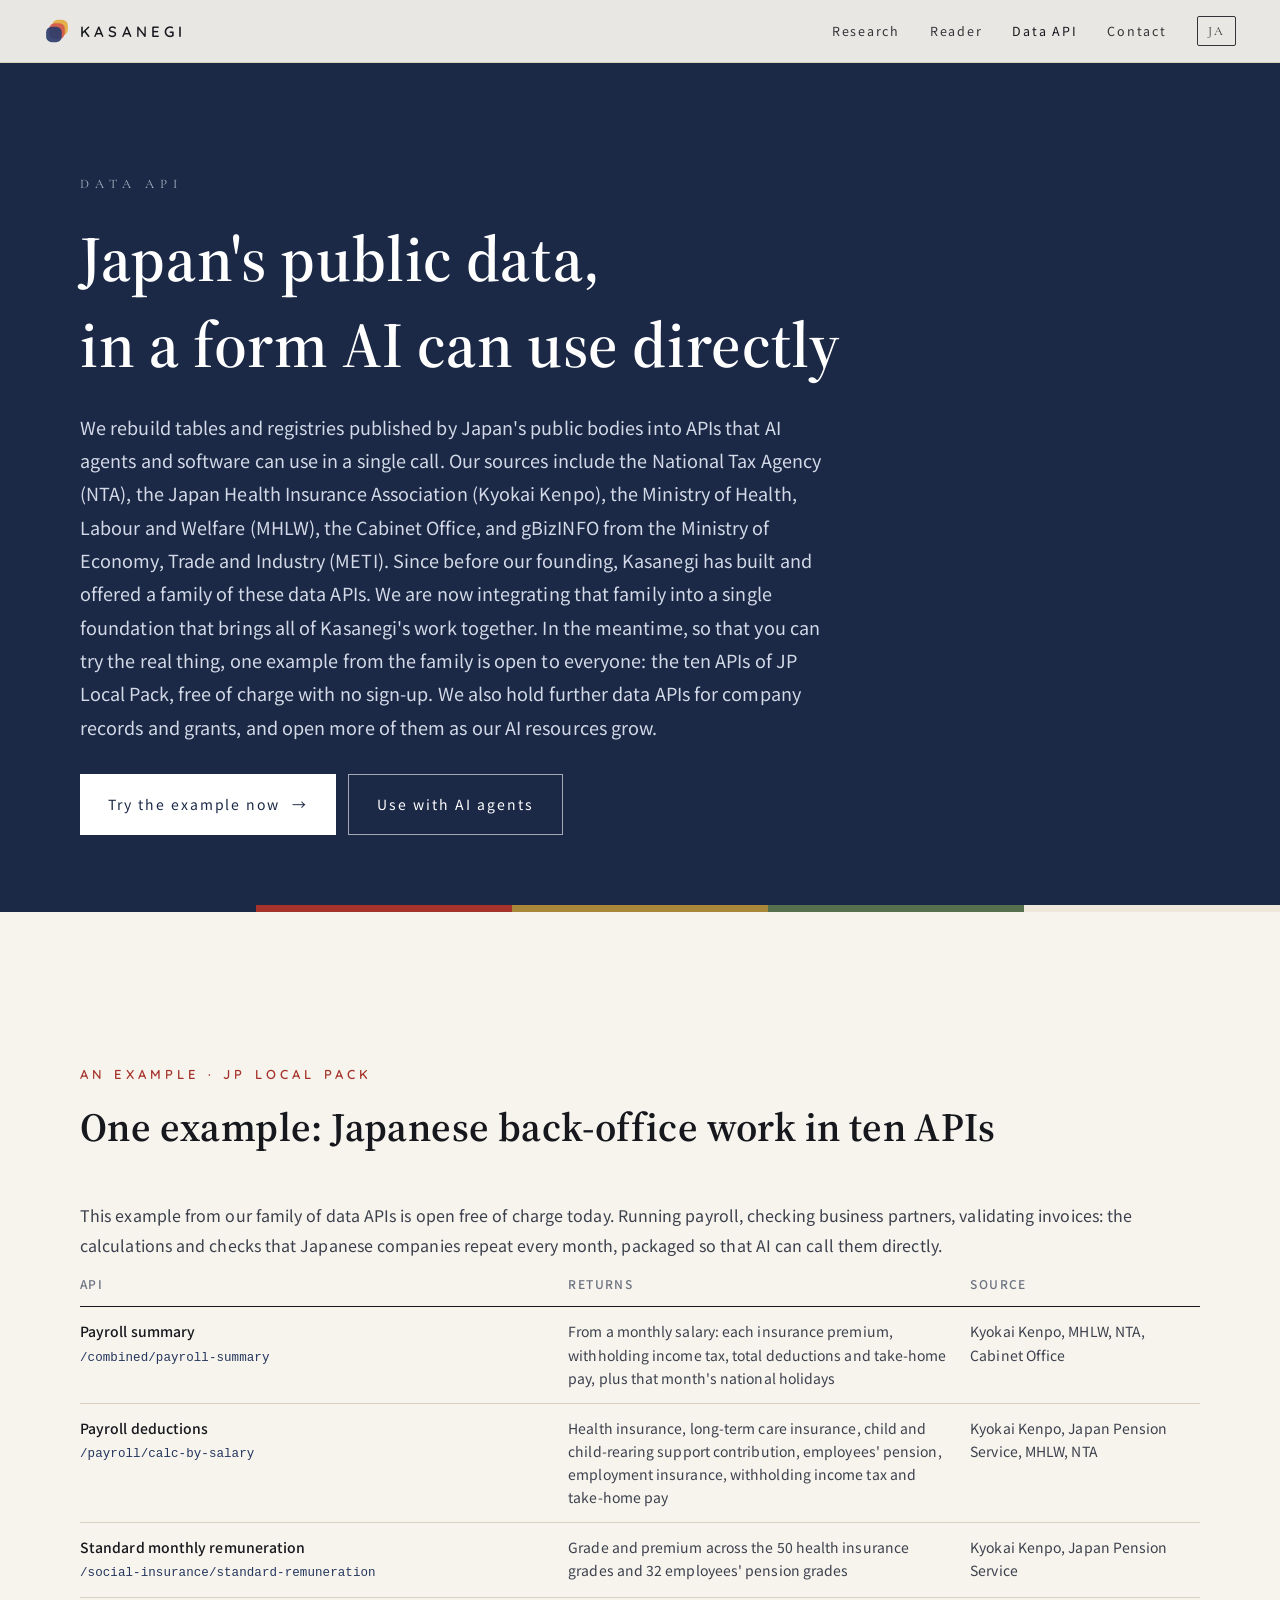
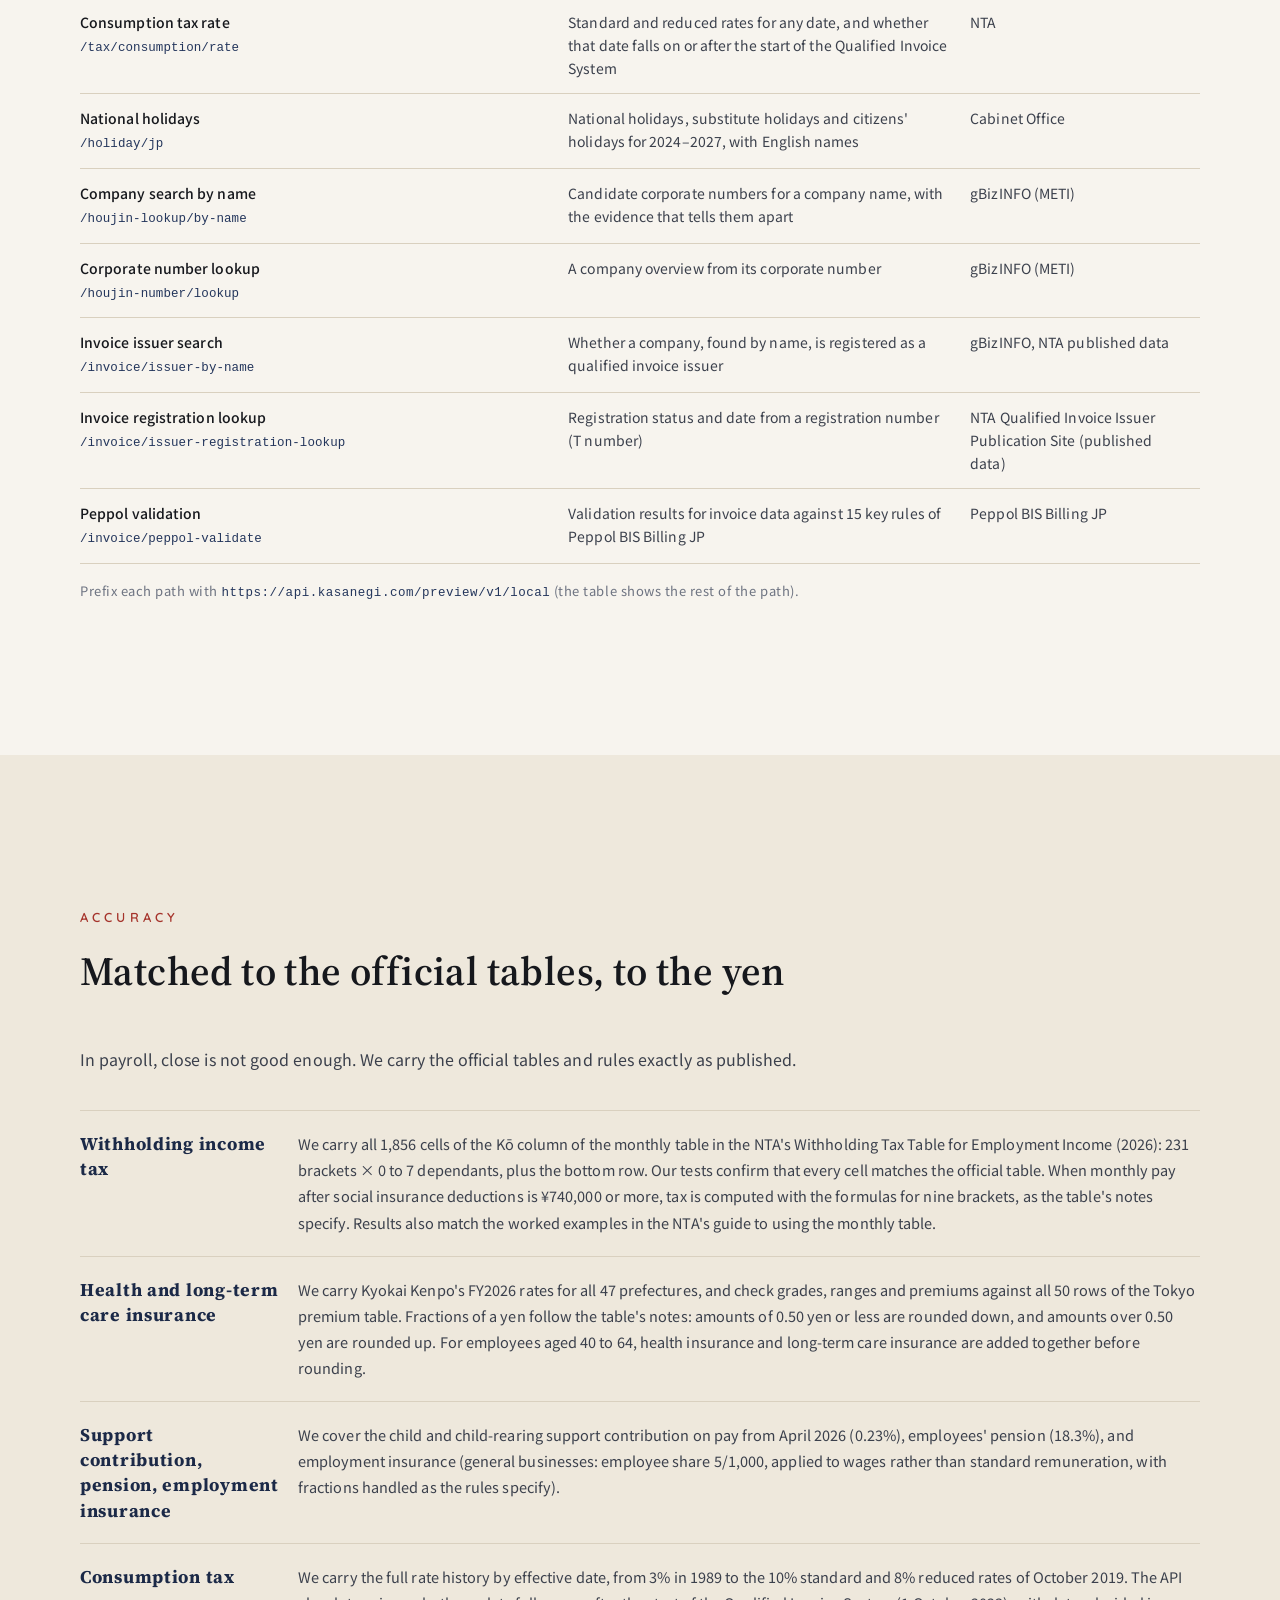
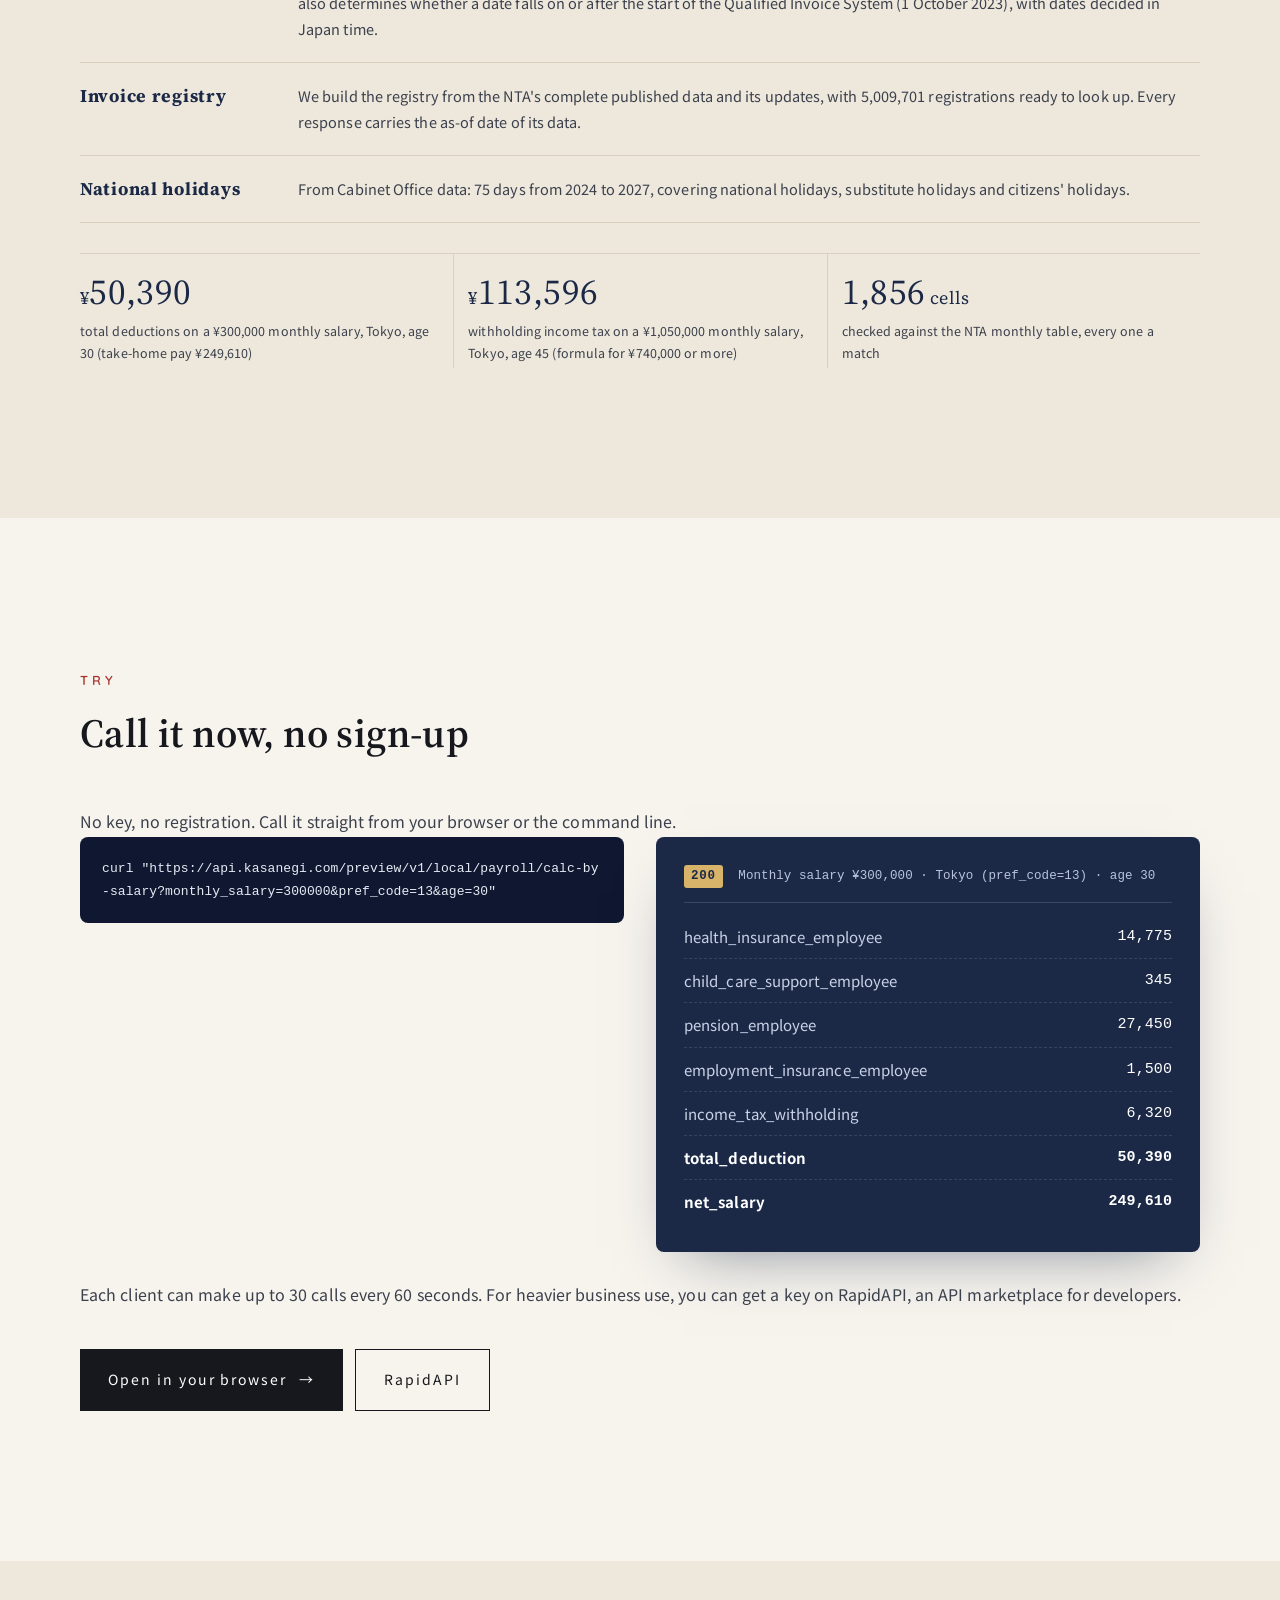
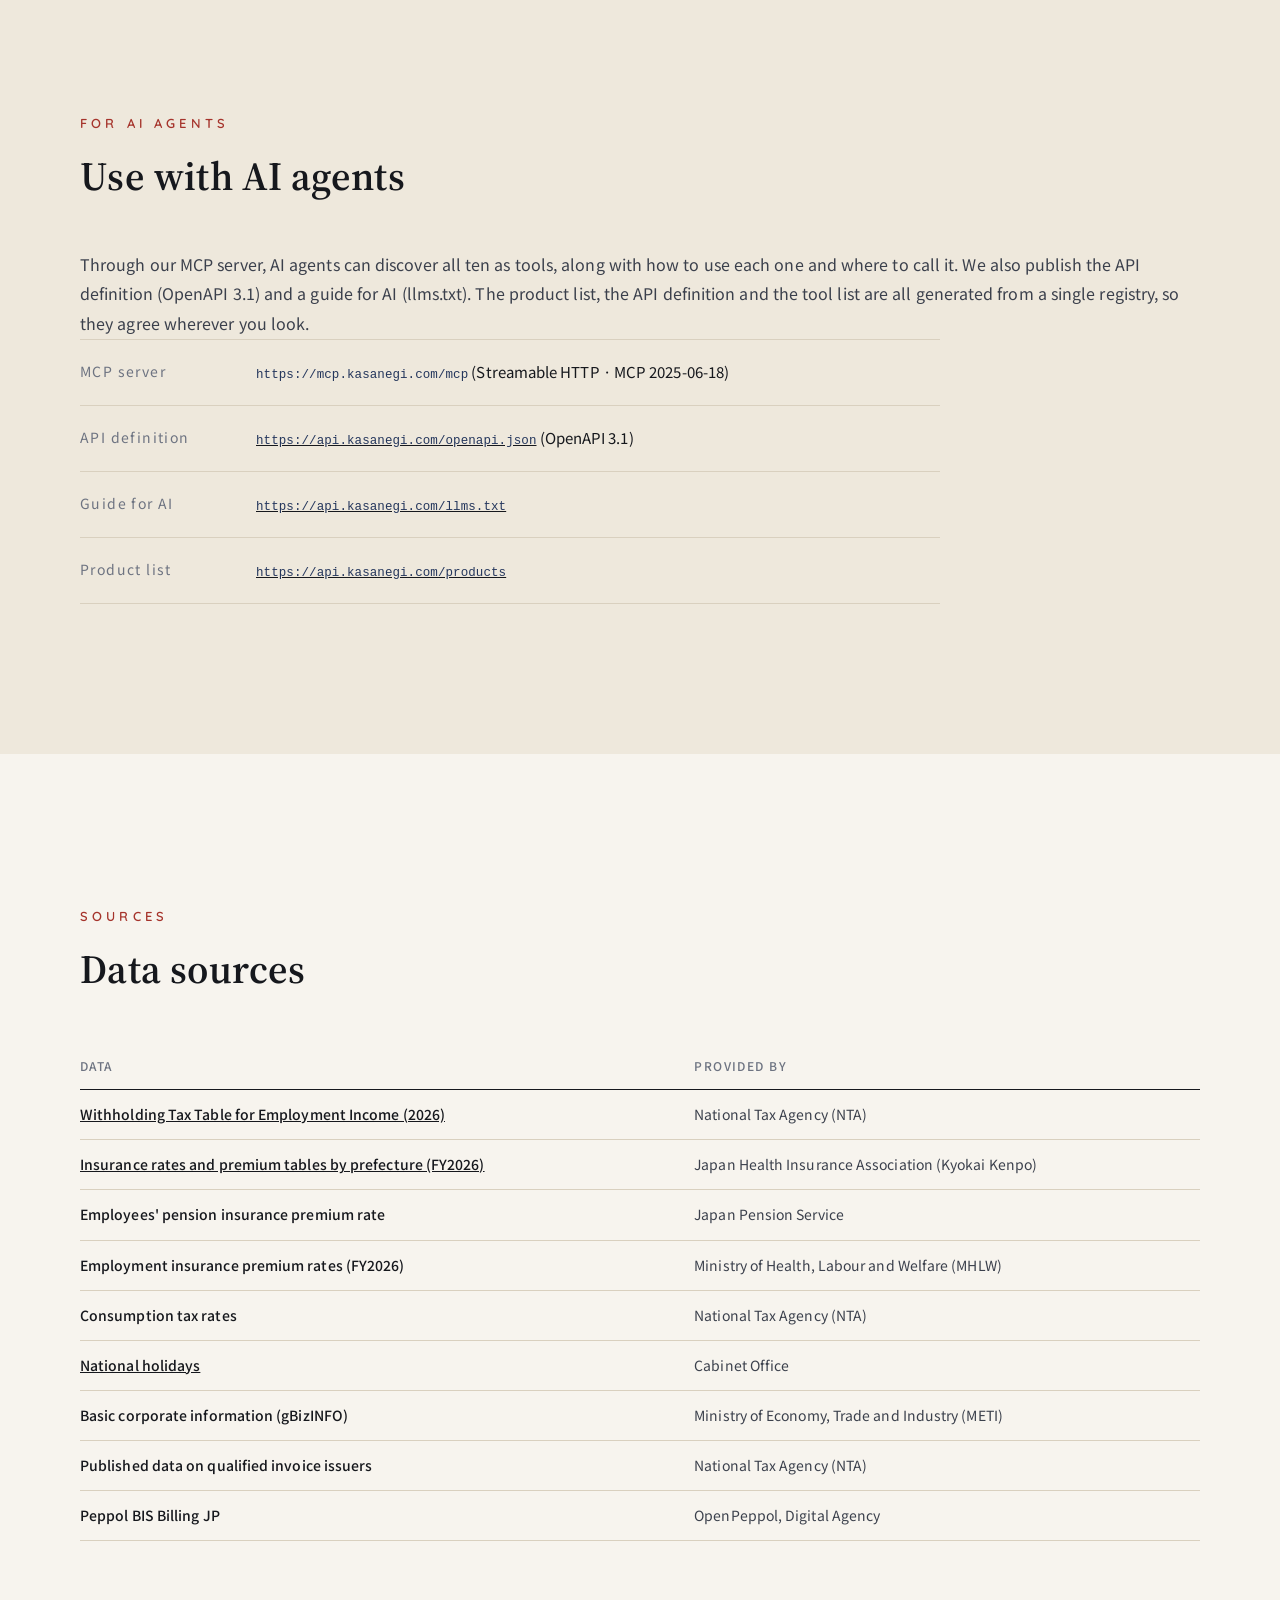
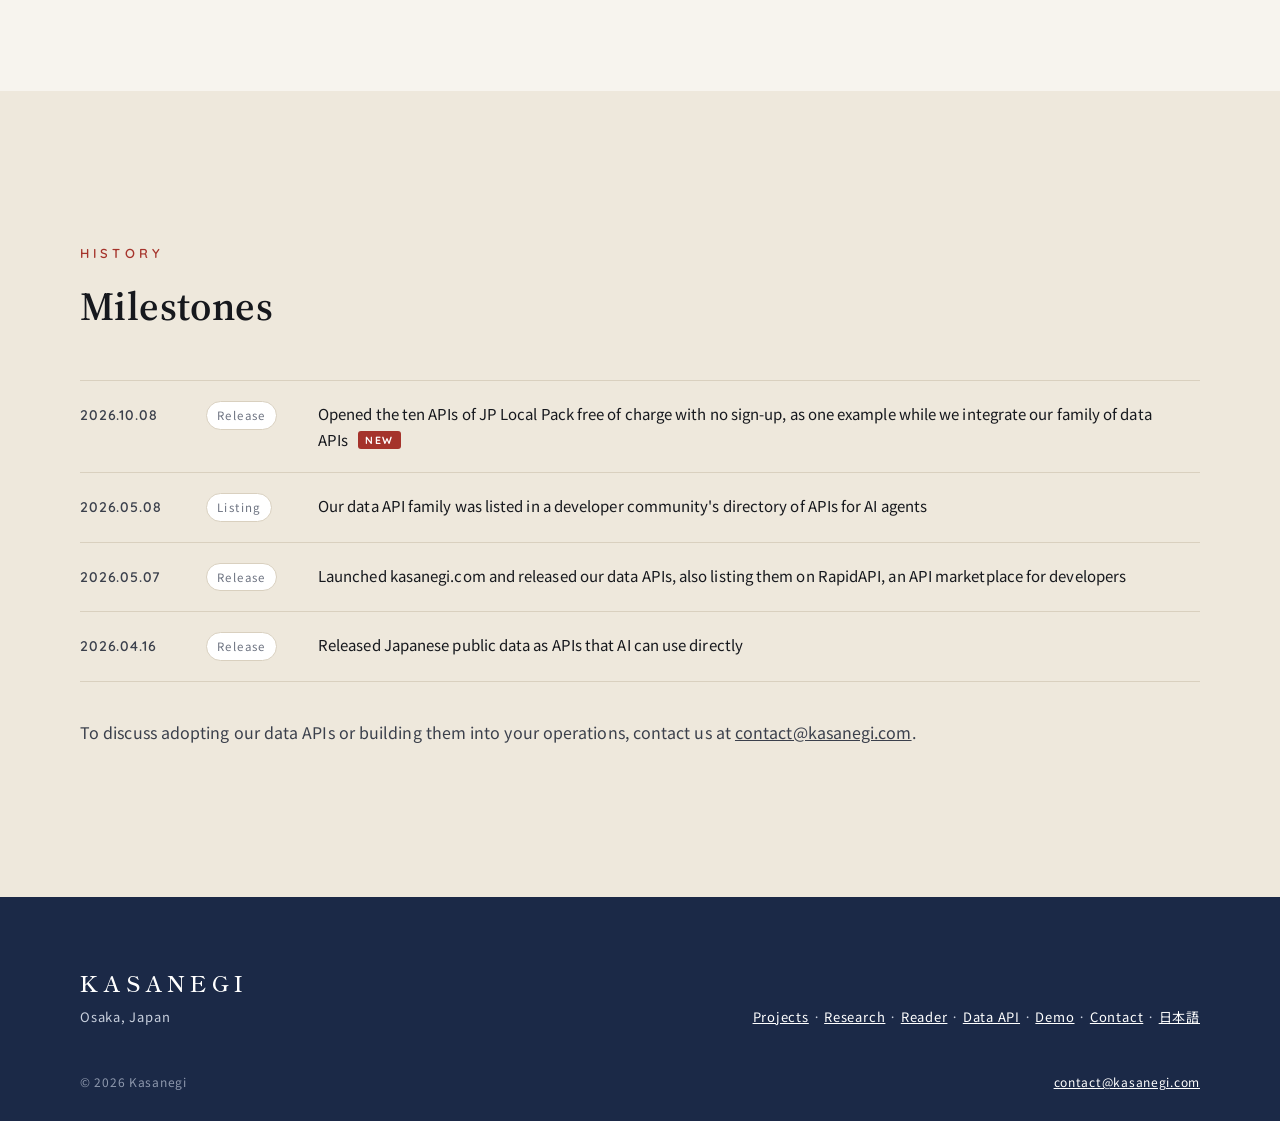
<file: en/api/index.html>
<!doctype html>
<html lang="en">
<head>
<meta charset="utf-8">
<meta name="viewport" content="width=device-width,initial-scale=1">
<title>Data API | Kasanegi</title>
<meta name="description" content="Japanese public data as APIs that AI agents can use directly. The ten APIs of JP Local Pack, one example from the family of data APIs Kasanegi has built and offered since before its founding, are open free of charge with no sign-up: payroll, social insurance, withholding income tax, consumption tax, national holidays, corporate numbers, qualified invoices and Peppol. MCP supported.">
<link rel="canonical" href="https://kasanegi.com/en/api/">
<link rel="alternate" hreflang="ja" href="https://kasanegi.com/api/">
<link rel="alternate" hreflang="en" href="https://kasanegi.com/en/api/">
<meta property="og:type" content="website">
<meta property="og:site_name" content="Kasanegi">
<meta property="og:title" content="Data API | Kasanegi">
<meta property="og:description" content="Japanese public data as APIs that AI agents can call directly. The ten APIs of JP Local Pack, one example from Kasanegi's family of data APIs, are open free of charge.">
<meta property="og:image" content="https://kasanegi.com/assets/og.png">
<meta property="og:url" content="https://kasanegi.com/en/api/">
<meta name="twitter:card" content="summary_large_image">
<link rel="icon" href="/assets/kasanegi-mark.svg" type="image/svg+xml">
<link rel="preconnect" href="https://fonts.googleapis.com">
<link rel="preconnect" href="https://fonts.gstatic.com" crossorigin>
<link href="https://fonts.googleapis.com/css2?family=Quicksand:wght@500;600;700&family=Shippori+Mincho:wght@500;600;700&family=Noto+Sans+JP:wght@400;500;700&family=Cormorant+Garamond:wght@500;600&family=Source+Serif+4:opsz,wght@8..60,500;8..60,600&display=swap" rel="stylesheet">
<link rel="stylesheet" href="/assets/style.css">
<script>document.documentElement.classList.add('js')</script>
<style>
  body{letter-spacing:.005em}
  .sec-h,.phero h1,h3,.stats dt{font-family:"Source Serif 4",var(--serif);letter-spacing:.01em}
  .body,.lede{line-height:1.85}
  .phero p{line-height:1.85}
  .news p{line-height:1.7}
  html:not(.js) .reveal{opacity:1;transform:none}
  .together .lede{text-wrap:pretty}
  .nw{display:inline-block}
  .sub-h{margin:84px 0 22px}
  .sub-h + .plate{margin-top:0}
  .split.top-start{align-items:start}
  .split.method-note{margin-top:96px;align-items:start}
  .visual h3{font-size:22px}
  .visual .tag{font-size:12px;letter-spacing:.14em;color:var(--beni);margin-bottom:6px}
  .visual .facts{margin-top:16px}
  .visual .facts > div,.horizon .facts > div{grid-template-columns:6.4em 1fr;gap:12px;padding:12px 0}
  .visual .facts dt,.horizon .facts dt{font-size:12.5px;letter-spacing:.06em;padding-top:2px}
  .visual .facts dd,.horizon .facts dd{font-size:14px;line-height:1.75;color:var(--ink2)}
  .points li{grid-template-columns:200px 1fr}
  .points b{font-family:"Source Serif 4",var(--serif);font-size:18px;line-height:1.4}
  .points span{line-height:1.8}
  @media(max-width:480px){.points li{grid-template-columns:1fr}}
  @media(max-width:480px){.top .brand{gap:8px}.top .brand span{font-size:13px;letter-spacing:.16em}.top nav{gap:10px;font-size:12px;letter-spacing:.04em}.top nav a{white-space:nowrap}.top nav .lang{padding:2px 7px;letter-spacing:.1em}}
  @media(max-width:360px){.top .brand span{display:none}}
  .api-res dt{min-width:0;overflow-wrap:anywhere}
  @media(max-width:860px){.try-grid{grid-template-columns:minmax(0,1fr)}}

  /* stages */
  .steps{list-style:none;margin-top:56px;display:grid;grid-template-columns:repeat(4,minmax(0,1fr));border-top:2px solid var(--ai)}
  .step{position:relative;padding:30px 22px 6px 0}
  .step + .step{padding-left:22px;border-left:1px solid var(--line)}
  .step::before{content:"";position:absolute;top:-8px;left:-7px;width:14px;height:14px;border-radius:50%;background:var(--paper2);border:2px solid var(--ai)}
  .step:first-child::before{left:0}
  .step .k{display:block;font-family:var(--latin);font-size:40px;line-height:1;color:var(--beni)}
  .step h3{font-size:19px;line-height:1.45;margin:14px 0 4px}
  .step dt{margin-top:16px;font-size:12px;letter-spacing:.14em;color:var(--mute);text-transform:uppercase}
  .step dd{margin-top:4px;font-size:14px;line-height:1.75;color:var(--ink2)}
  .step dd.res{color:var(--ink)}
  @media(max-width:980px){.steps{grid-template-columns:repeat(2,minmax(0,1fr))}.step:nth-child(3){padding-left:0;border-left:0}.step:nth-child(n+3){margin-top:30px;border-top:1px solid var(--line)}.step:nth-child(3)::before{left:0}}
  @media(max-width:600px){.steps{grid-template-columns:1fr}.step,.step + .step{padding:30px 0 6px;border-left:0}.step + .step{margin-top:24px;border-top:1px solid var(--line)}.step::before,.step:nth-child(3)::before{left:0}}

  /* diagram */
  .rrim{margin:0}
  .rrim svg{width:100%;height:auto;display:block;overflow:visible}
  .rrim text{font-family:var(--sans);font-size:12px;fill:var(--ink2)}
  .rrim .th{font-family:"Source Serif 4",var(--serif);font-size:14px;font-weight:600;fill:var(--ink)}
  .rrim .sm{font-size:10.5px;fill:var(--mute)}

  /* tables */
  .tbl{width:100%;border-collapse:collapse;table-layout:fixed;font-size:14px;line-height:1.65}
  .tbl col.c1{width:34%}.tbl col.c2{width:28%}.tbl col.c3{width:16%}.tbl col.c4{width:22%}
  .tbl th,.tbl td{text-align:left;vertical-align:top;padding:13px 18px 13px 0;border-bottom:1px solid var(--line)}
  .tbl thead th{font-size:12px;font-weight:500;letter-spacing:.12em;color:var(--mute);border-bottom:1px solid var(--ink);text-transform:uppercase}
  .tbl tbody th{font-weight:500;color:var(--ink)}
  .tbl td{color:var(--ink2)}
  @media(max-width:720px){.tbl thead{display:none}.tbl,.tbl tbody,.tbl tr,.tbl th,.tbl td{display:block;width:auto}.tbl tr{padding:14px 0;border-bottom:1px solid var(--line)}.tbl tbody th,.tbl td{border:0;padding:2px 0;width:auto}.tbl td::before{content:attr(data-l);display:inline-block;min-width:6.4em;margin-right:8px;font-size:11.5px;letter-spacing:.08em;color:var(--mute)}}

  /* scaled to diameter */
  .dgrid{margin-top:32px;display:grid;grid-template-columns:repeat(4,minmax(0,1fr));gap:30px 22px}
  .dgrid figure{margin:0}
  .dgrid img{width:100%;height:auto;aspect-ratio:1/1;background:var(--paper);border:1px solid var(--line);border-radius:3px}
  .dgrid figcaption{margin-top:10px;line-height:1.5}
  .dgrid figcaption b{display:block;font-family:"Source Serif 4",var(--serif);font-size:16px;font-weight:600}
  .dgrid figcaption span{display:block;font-size:12.5px;color:var(--mute)}
  .dgrid .dlegend{align-self:center;font-size:12.5px;line-height:1.8;color:var(--mute);padding-left:16px;border-left:2px solid var(--beni)}
  @media(max-width:760px){.dgrid{grid-template-columns:repeat(2,minmax(0,1fr));gap:24px 16px}.dgrid .dlegend{grid-column:1/-1}}

  /* record */
  .tl{margin-top:36px}
  .tl p b{font-weight:700;color:var(--ink)}
  .tl p span{display:block;margin-top:2px;font-size:14.5px;color:var(--ink2)}
</style>
<script type="application/ld+json">
{
  "@context": "https://schema.org",
  "@type": "WebAPI",
  "name": "JP Local Pack",
  "description": "One example from Kasanegi's family of Japanese public-data APIs for AI agents, open free of charge: payroll deductions, social insurance grades, withholding income tax (NTA monthly table, all 1,856 cells), consumption tax, national holidays, corporate numbers, qualified invoice issuer registry, and Peppol invoice validation.",
  "url": "https://kasanegi.com/en/api/",
  "documentation": "https://api.kasanegi.com/openapi.json",
  "termsOfService": "https://kasanegi.com/en/api/",
  "provider": {"@type": "Organization", "name": "Kasanegi", "alternateName": "かさねぎ", "url": "https://kasanegi.com/en/"},
  "isAccessibleForFree": true
}
</script>
</head>
<body>
<!--email_off-->

<header class="top always" id="top">
  <a class="brand" href="/en/" aria-label="Kasanegi home"><img src="/assets/kasanegi-mark.svg" alt="" width="26" height="26"><span class="logo-type">KASANEGI</span></a>
  <nav aria-label="Main">
    <a href="/en/research/">Research</a>
    <a href="/en/reader/">Reader</a>
    <a href="/en/api/" aria-current="page">Data API</a>
    <a class="hide-sm" href="/en/#contact">Contact</a>
    <a class="lang" href="/api/" hreflang="ja" lang="ja">JA</a>
  </nav>
</header>

<main>

<section class="phero">
  <div class="wrap">
    <p class="kicker">DATA API</p>
    <h1>Japan&#39;s public data, <span class="nw">in a form AI can use directly</span></h1>
    <p>We rebuild tables and registries published by Japan&#39;s public bodies into APIs that AI agents and software can use in a single call. Our sources include the National Tax Agency (NTA), the Japan Health Insurance Association (Kyokai Kenpo), the Ministry of Health, Labour and Welfare (MHLW), the Cabinet Office, and gBizINFO from the Ministry of Economy, Trade and Industry (METI). Since before our founding, Kasanegi has built and offered a family of these data APIs. We are now integrating that family into a single foundation that brings all of Kasanegi&#39;s work together. In the meantime, so that you can try the real thing, one example from the family is open to everyone: the ten APIs of JP Local Pack, free of charge with no sign-up. We also hold further data APIs for company records and grants, and open more of them as our AI resources grow.</p>
    <div class="btns"><a class="btn light" href="#try">Try the example now <span class="arrow">→</span></a><a class="btn ghost on-dark" href="#agents">Use with AI agents</a></div>
  </div>
</section>

<div class="kasane" aria-hidden="true"><i></i><i></i><i></i><i></i><i></i></div>

<section class="block" id="local-pack">
  <div class="wrap">
    <div class="reveal">
      <p class="eyebrow">AN EXAMPLE · JP LOCAL PACK</p>
      <h2 class="sec-h">One example: Japanese back-office work in ten APIs</h2>
      <p class="body">This example from our family of data APIs is open free of charge today. Running payroll, checking business partners, validating invoices: the calculations and checks that Japanese companies repeat every month, packaged so that AI can call them directly.</p>
    </div>
    <div class="reveal">
      <table class="tbl api-tbl">
        <colgroup><col class="c1"><col class="c2"><col class="c3"></colgroup>
        <thead><tr><th scope="col">API</th><th scope="col">Returns</th><th scope="col">Source</th></tr></thead>
        <tbody>
          <tr><th scope="row">Payroll summary<br><code class="ep">/combined/payroll-summary</code></th><td data-l="Returns">From a monthly salary: each insurance premium, withholding income tax, total deductions and take-home pay, plus that month&#39;s national holidays</td><td data-l="Source">Kyokai Kenpo, MHLW, NTA, Cabinet Office</td></tr>
          <tr><th scope="row">Payroll deductions<br><code class="ep">/payroll/calc-by-salary</code></th><td data-l="Returns">Health insurance, long-term care insurance, child and child-rearing support contribution, employees&#39; pension, employment insurance, withholding income tax and take-home pay</td><td data-l="Source">Kyokai Kenpo, Japan Pension Service, MHLW, NTA</td></tr>
          <tr><th scope="row">Standard monthly remuneration<br><code class="ep">/social-insurance/standard-remuneration</code></th><td data-l="Returns">Grade and premium across the 50 health insurance grades and 32 employees&#39; pension grades</td><td data-l="Source">Kyokai Kenpo, Japan Pension Service</td></tr>
          <tr><th scope="row">Consumption tax rate<br><code class="ep">/tax/consumption/rate</code></th><td data-l="Returns">Standard and reduced rates for any date, and whether that date falls on or after the start of the Qualified Invoice System</td><td data-l="Source">NTA</td></tr>
          <tr><th scope="row">National holidays<br><code class="ep">/holiday/jp</code></th><td data-l="Returns">National holidays, substitute holidays and citizens&#39; holidays for 2024–2027, with English names</td><td data-l="Source">Cabinet Office</td></tr>
          <tr><th scope="row">Company search by name<br><code class="ep">/houjin-lookup/by-name</code></th><td data-l="Returns">Candidate corporate numbers for a company name, with the evidence that tells them apart</td><td data-l="Source">gBizINFO (METI)</td></tr>
          <tr><th scope="row">Corporate number lookup<br><code class="ep">/houjin-number/lookup</code></th><td data-l="Returns">A company overview from its corporate number</td><td data-l="Source">gBizINFO (METI)</td></tr>
          <tr><th scope="row">Invoice issuer search<br><code class="ep">/invoice/issuer-by-name</code></th><td data-l="Returns">Whether a company, found by name, is registered as a qualified invoice issuer</td><td data-l="Source">gBizINFO, NTA published data</td></tr>
          <tr><th scope="row">Invoice registration lookup<br><code class="ep">/invoice/issuer-registration-lookup</code></th><td data-l="Returns">Registration status and date from a registration number (T number)</td><td data-l="Source">NTA Qualified Invoice Issuer Publication Site (published data)</td></tr>
          <tr><th scope="row">Peppol validation<br><code class="ep">/invoice/peppol-validate</code></th><td data-l="Returns">Validation results for invoice data against 15 key rules of Peppol BIS Billing JP</td><td data-l="Source">Peppol BIS Billing JP</td></tr>
        </tbody>
      </table>
      <p class="note">Prefix each path with <code>https://api.kasanegi.com/preview/v1/local</code> (the table shows the rest of the path).</p>
    </div>
  </div>
</section>

<section class="block alt" id="accuracy">
  <div class="wrap">
    <div class="reveal">
      <p class="eyebrow">ACCURACY</p>
      <h2 class="sec-h">Matched to the official tables, to the yen</h2>
      <p class="body">In payroll, close is not good enough. We carry the official tables and rules exactly as published.</p>
    </div>
    <ul class="points reveal">
      <li><b>Withholding income tax</b><span>We carry all 1,856 cells of the Kō column of the monthly table in the NTA&#39;s Withholding Tax Table for Employment Income (2026): 231 brackets × 0 to 7 dependants, plus the bottom row. Our tests confirm that every cell matches the official table. When monthly pay after social insurance deductions is ¥740,000 or more, tax is computed with the formulas for nine brackets, as the table&#39;s notes specify. Results also match the worked examples in the NTA&#39;s guide to using the monthly table.</span></li>
      <li><b>Health and long-term care insurance</b><span>We carry Kyokai Kenpo&#39;s FY2026 rates for all 47 prefectures, and check grades, ranges and premiums against all 50 rows of the Tokyo premium table. Fractions of a yen follow the table&#39;s notes: amounts of 0.50 yen or less are rounded down, and amounts over 0.50 yen are rounded up. For employees aged 40 to 64, health insurance and long-term care insurance are added together before rounding.</span></li>
      <li><b>Support contribution, pension, employment insurance</b><span>We cover the child and child-rearing support contribution on pay from April 2026 (0.23%), employees&#39; pension (18.3%), and employment insurance (general businesses: employee share 5/1,000, applied to wages rather than standard remuneration, with fractions handled as the rules specify).</span></li>
      <li><b>Consumption tax</b><span>We carry the full rate history by effective date, from 3% in 1989 to the 10% standard and 8% reduced rates of October 2019. The API also determines whether a date falls on or after the start of the Qualified Invoice System (1 October 2023), with dates decided in Japan time.</span></li>
      <li><b>Invoice registry</b><span>We build the registry from the NTA&#39;s complete published data and its updates, with 5,009,701 registrations ready to look up. Every response carries the as-of date of its data.</span></li>
      <li><b>National holidays</b><span>From Cabinet Office data: 75 days from 2024 to 2027, covering national holidays, substitute holidays and citizens&#39; holidays.</span></li>
    </ul>
    <dl class="stats reveal">
      <div><dt><small style="font-size:.5em">¥</small>50,390</dt><dd>total deductions on a ¥300,000 monthly salary, Tokyo, age 30 (take-home pay ¥249,610)</dd></div>
      <div><dt><small style="font-size:.5em">¥</small>113,596</dt><dd>withholding income tax on a ¥1,050,000 monthly salary, Tokyo, age 45 (formula for ¥740,000 or more)</dd></div>
      <div><dt>1,856<small style="font-size:.5em"> cells</small></dt><dd>checked against the NTA monthly table, every one a match</dd></div>
    </dl>
  </div>
</section>

<section class="block" id="try">
  <div class="wrap">
    <div class="reveal">
      <p class="eyebrow">TRY</p>
      <h2 class="sec-h">Call it now, no sign-up</h2>
      <p class="body">No key, no registration. Call it straight from your browser or the command line.</p>
    </div>
    <div class="try-grid reveal">
      <pre class="codeblock"><code>curl "https://api.kasanegi.com/preview/v1/local/payroll/calc-by-salary?monthly_salary=300000&amp;pref_code=13&amp;age=30"</code></pre>
      <div class="api-card">
        <p class="api-req"><span>200</span> Monthly salary ¥300,000 · Tokyo (pref_code=13) · age 30</p>
        <dl class="api-res">
          <div><dt>health_insurance_employee</dt><dd>14,775</dd></div>
          <div><dt>child_care_support_employee</dt><dd>345</dd></div>
          <div><dt>pension_employee</dt><dd>27,450</dd></div>
          <div><dt>employment_insurance_employee</dt><dd>1,500</dd></div>
          <div><dt>income_tax_withholding</dt><dd>6,320</dd></div>
          <div class="sum"><dt>total_deduction</dt><dd>50,390</dd></div>
          <div class="sum"><dt>net_salary</dt><dd>249,610</dd></div>
        </dl>
      </div>
    </div>
    <p class="body reveal" style="margin-top:28px">Each client can make up to 30 calls every 60 seconds. For heavier business use, you can get a key on RapidAPI, an API marketplace for developers.</p>
    <div class="btns reveal"><a class="btn" href="https://api.kasanegi.com/preview/v1/local/payroll/calc-by-salary?monthly_salary=300000&amp;pref_code=13&amp;age=30" rel="noopener">Open in your browser <span class="arrow">→</span></a><a class="btn ghost" href="https://rapidapi.com/kasanegi123/api/jp-local-pack-japan-payroll-invoice-tax-apis" rel="noopener">RapidAPI</a></div>
  </div>
</section>

<section class="block alt" id="agents">
  <div class="wrap">
    <div class="reveal">
      <p class="eyebrow">FOR AI AGENTS</p>
      <h2 class="sec-h">Use with AI agents</h2>
      <p class="body">Through our MCP server, AI agents can discover all ten as tools, along with how to use each one and where to call it. We also publish the API definition (OpenAPI 3.1) and a guide for AI (llms.txt). The product list, the API definition and the tool list are all generated from a single registry, so they agree wherever you look.</p>
    </div>
    <dl class="facts reveal">
      <div><dt>MCP server</dt><dd><code>https://mcp.kasanegi.com/mcp</code> (Streamable HTTP · MCP 2025-06-18)</dd></div>
      <div><dt>API definition</dt><dd><a href="https://api.kasanegi.com/openapi.json" rel="noopener"><code>https://api.kasanegi.com/openapi.json</code></a> (OpenAPI 3.1)</dd></div>
      <div><dt>Guide for AI</dt><dd><a href="https://api.kasanegi.com/llms.txt" rel="noopener"><code>https://api.kasanegi.com/llms.txt</code></a></dd></div>
      <div><dt>Product list</dt><dd><a href="https://api.kasanegi.com/products" rel="noopener"><code>https://api.kasanegi.com/products</code></a></dd></div>
    </dl>
  </div>
</section>

<section class="block" id="sources">
  <div class="wrap reveal">
    <p class="eyebrow">SOURCES</p>
    <h2 class="sec-h">Data sources</h2>
    <table class="tbl src-tbl">
      <colgroup><col class="c1"><col class="c2"></colgroup>
      <thead><tr><th scope="col">Data</th><th scope="col">Provided by</th></tr></thead>
      <tbody>
        <tr><th scope="row"><a href="https://www.nta.go.jp/publication/pamph/gensen/zeigakuhyo2026/01.htm" rel="noopener">Withholding Tax Table for Employment Income (2026)</a></th><td data-l="Provided by">National Tax Agency (NTA)</td></tr>
        <tr><th scope="row"><a href="https://www.kyoukaikenpo.or.jp/about/business/insurance_rate/rate_prefectures/r08/index.html" rel="noopener">Insurance rates and premium tables by prefecture (FY2026)</a></th><td data-l="Provided by">Japan Health Insurance Association (Kyokai Kenpo)</td></tr>
        <tr><th scope="row">Employees&#39; pension insurance premium rate</th><td data-l="Provided by">Japan Pension Service</td></tr>
        <tr><th scope="row">Employment insurance premium rates (FY2026)</th><td data-l="Provided by">Ministry of Health, Labour and Welfare (MHLW)</td></tr>
        <tr><th scope="row">Consumption tax rates</th><td data-l="Provided by">National Tax Agency (NTA)</td></tr>
        <tr><th scope="row"><a href="https://www8.cao.go.jp/chosei/shukujitsu/gaiyou.html" rel="noopener">National holidays</a></th><td data-l="Provided by">Cabinet Office</td></tr>
        <tr><th scope="row">Basic corporate information (gBizINFO)</th><td data-l="Provided by">Ministry of Economy, Trade and Industry (METI)</td></tr>
        <tr><th scope="row">Published data on qualified invoice issuers</th><td data-l="Provided by">National Tax Agency (NTA)</td></tr>
        <tr><th scope="row">Peppol BIS Billing JP</th><td data-l="Provided by">OpenPeppol, Digital Agency</td></tr>
      </tbody>
    </table>
  </div>
</section>

<section class="block alt" id="history">
  <div class="wrap reveal">
    <p class="eyebrow">HISTORY</p>
    <h2 class="sec-h">Milestones</h2>
    <ul class="news">
      <li class="new"><time datetime="2026-10-08">2026.10.08</time><span class="tag">Release</span><p>Opened the ten APIs of JP Local Pack free of charge with no sign-up, as one example while we integrate our family of data APIs</p></li>
      <li><time datetime="2026-05-08">2026.05.08</time><span class="tag">Listing</span><p>Our data API family was listed in a developer community&#39;s directory of APIs for AI agents</p></li>
      <li><time datetime="2026-05-07">2026.05.07</time><span class="tag">Release</span><p>Launched kasanegi.com and released our data APIs, also listing them on RapidAPI, an API marketplace for developers</p></li>
      <li><time datetime="2026-04-16">2026.04.16</time><span class="tag">Release</span><p>Released Japanese public data as APIs that AI can use directly</p></li>
    </ul>
    <p class="body" style="margin-top:36px">To discuss adopting our data APIs or building them into your operations, contact us at <a href="mailto:contact@kasanegi.com">contact@kasanegi.com</a>.</p>
  </div>
</section>

</main>

<footer>
  <div class="wrap">
    <div class="grid">
      <div>
        <a class="mark logo-type" href="/en/" style="font-size:22px">KASANEGI</a>
        <p class="meta">Osaka, Japan</p>
      </div>
      <p class="meta"><a href="/en/#projects">Projects</a> · <a href="/en/research/">Research</a> · <a href="/en/reader/">Reader</a> · <a href="/en/api/">Data API</a> · <a href="/demo/">Demo</a> · <a href="/en/#contact">Contact</a> · <a href="/api/" hreflang="ja" lang="ja">日本語</a></p>
    </div>
    <div class="small"><span>© 2026 Kasanegi</span><a href="mailto:contact@kasanegi.com">contact@kasanegi.com</a></div>
  </div>
</footer>

<script>
(function(){
  var els=document.querySelectorAll('.reveal');
  if(!('IntersectionObserver' in window)){els.forEach(function(e){e.classList.add('on')});return}
  var io=new IntersectionObserver(function(entries){entries.forEach(function(en){if(en.isIntersecting){en.target.classList.add('on');io.unobserve(en.target)}})},{rootMargin:'0px 0px -8% 0px'});
  els.forEach(function(e){io.observe(e)});
})();
</script>
<!--/email_off-->
</body>
</html>
</file>
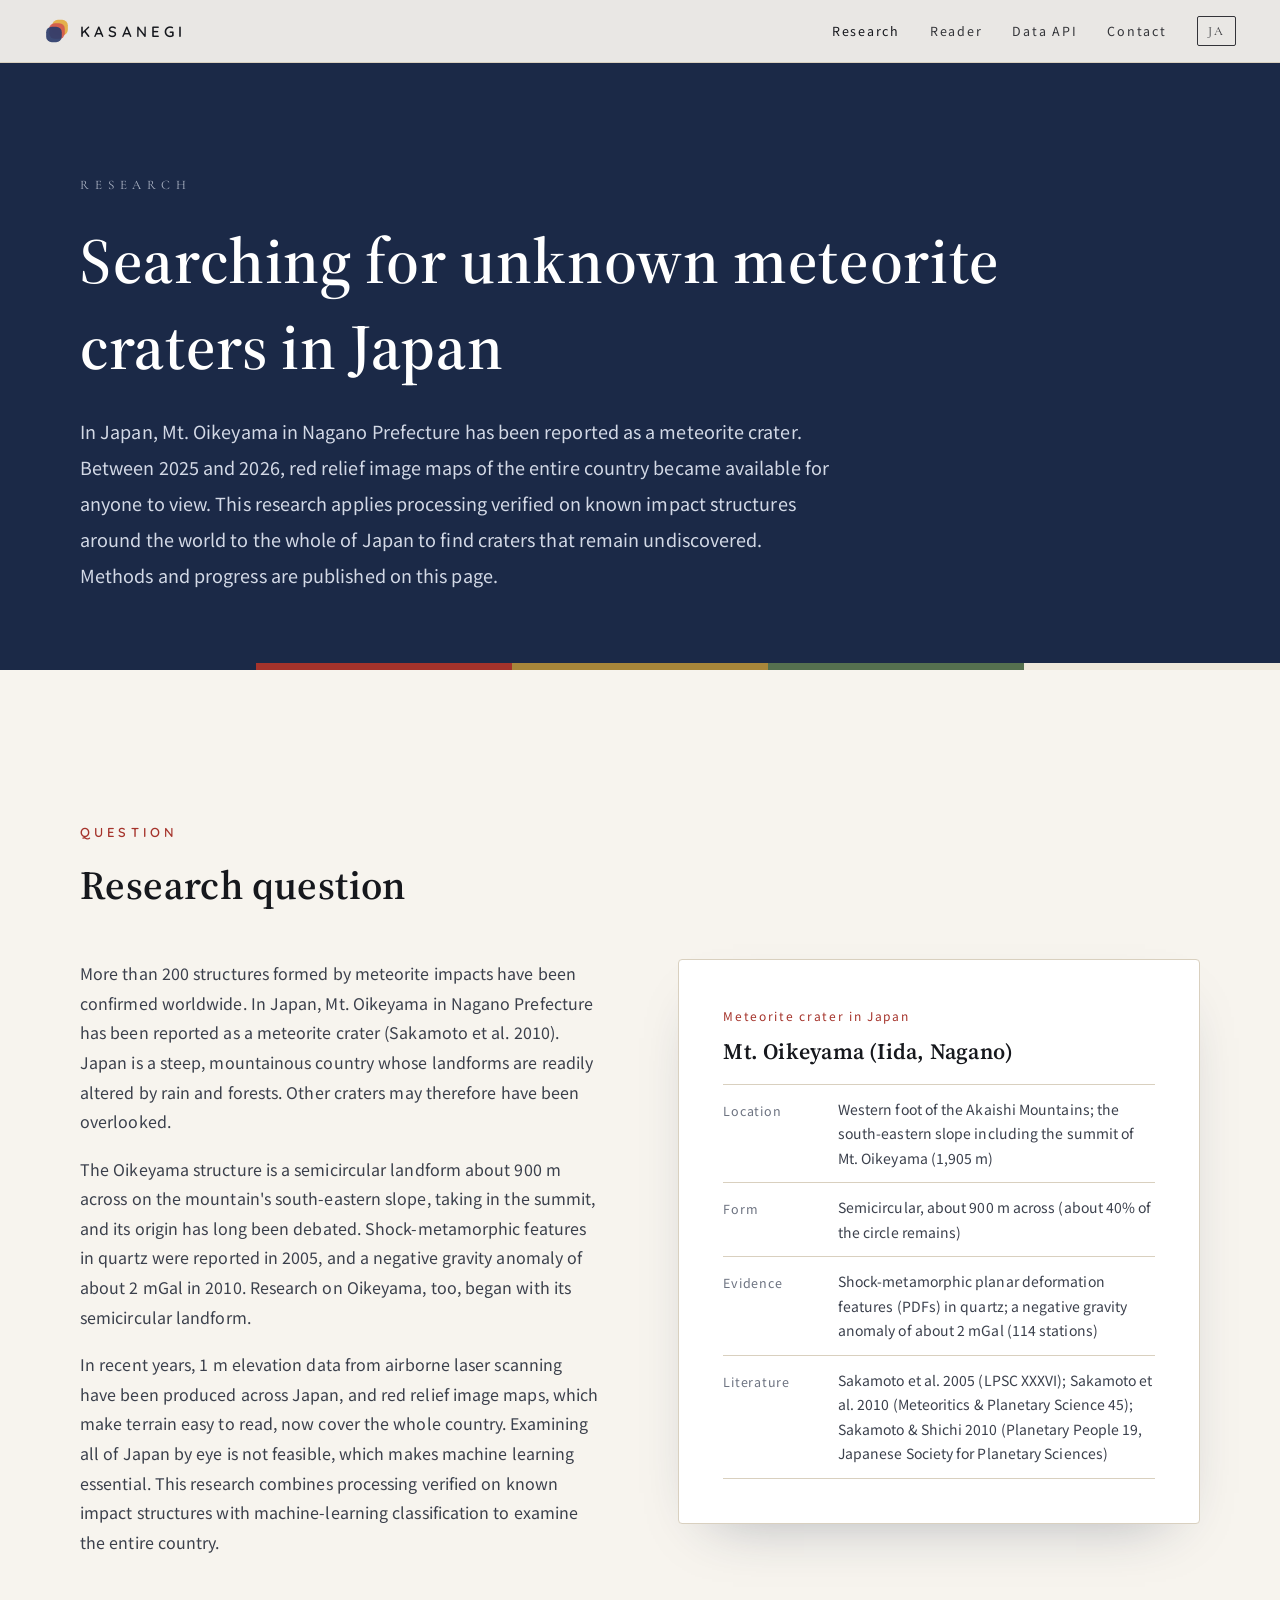
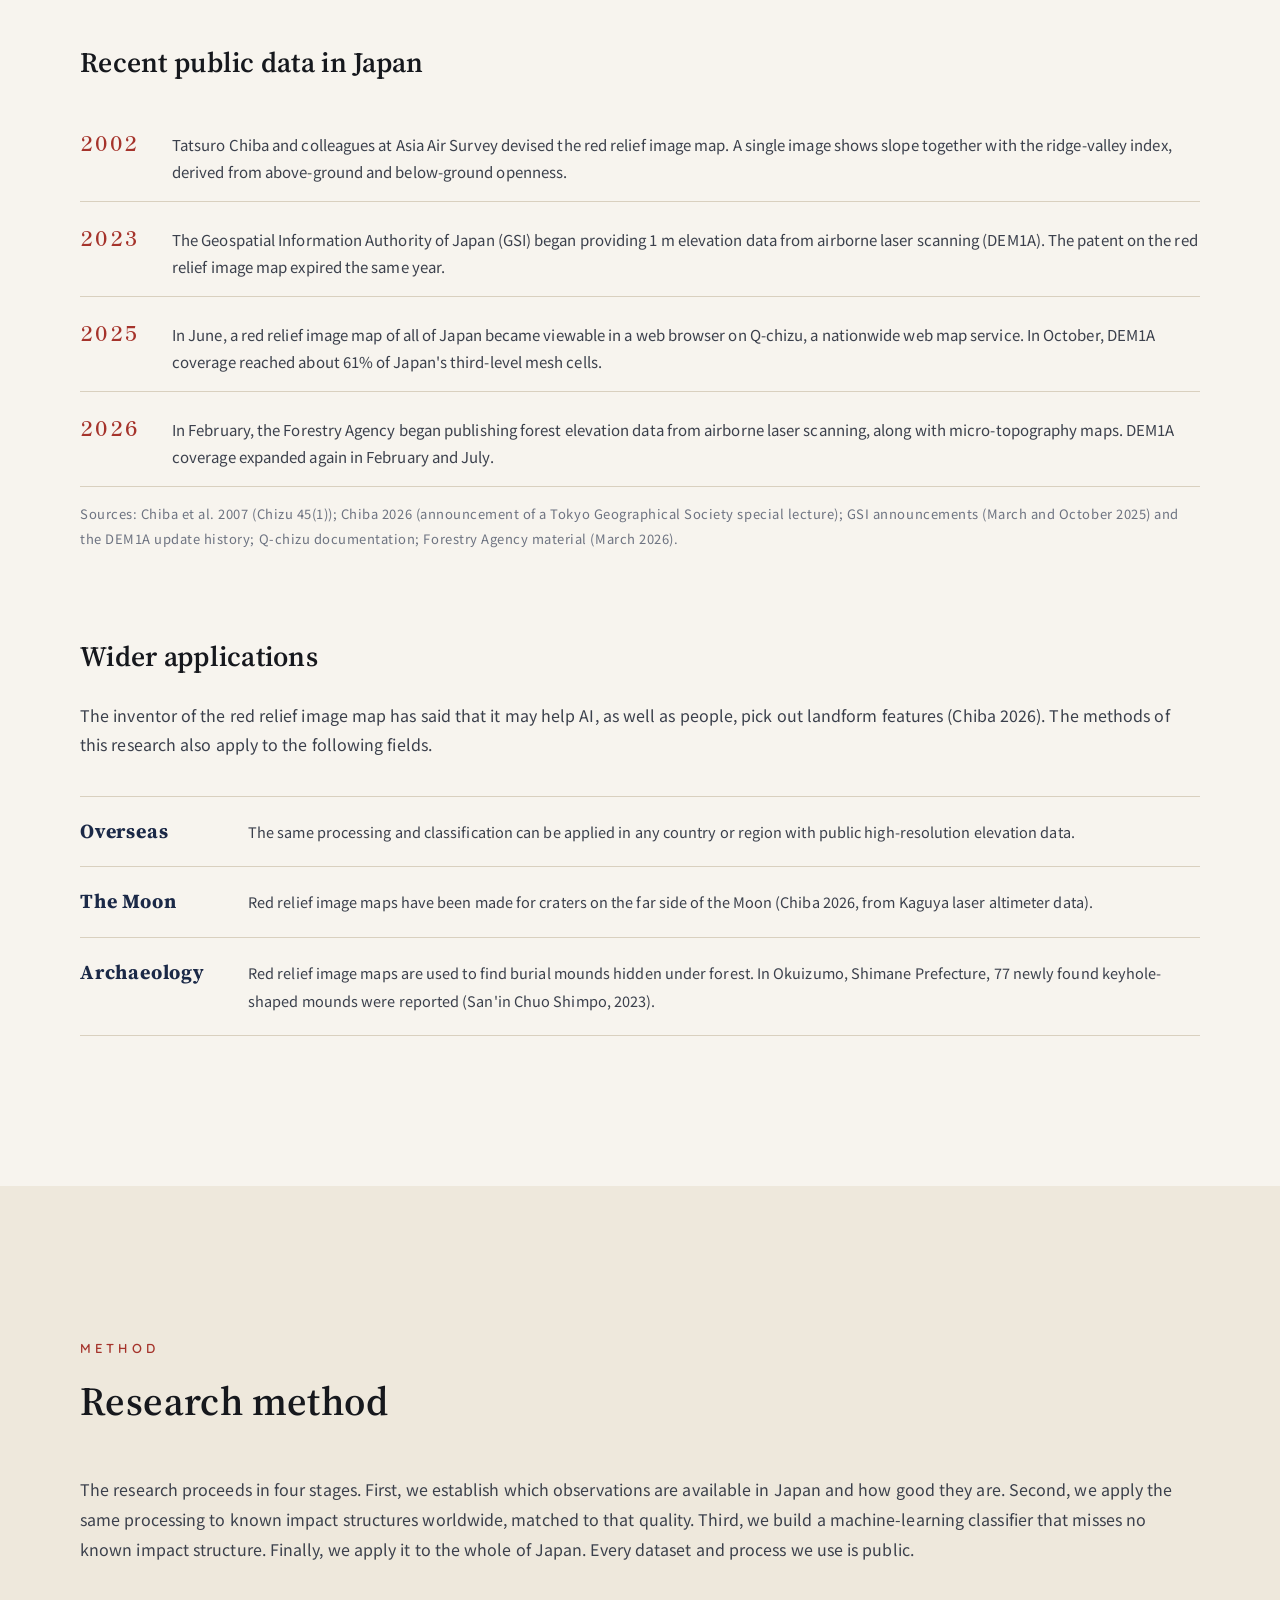
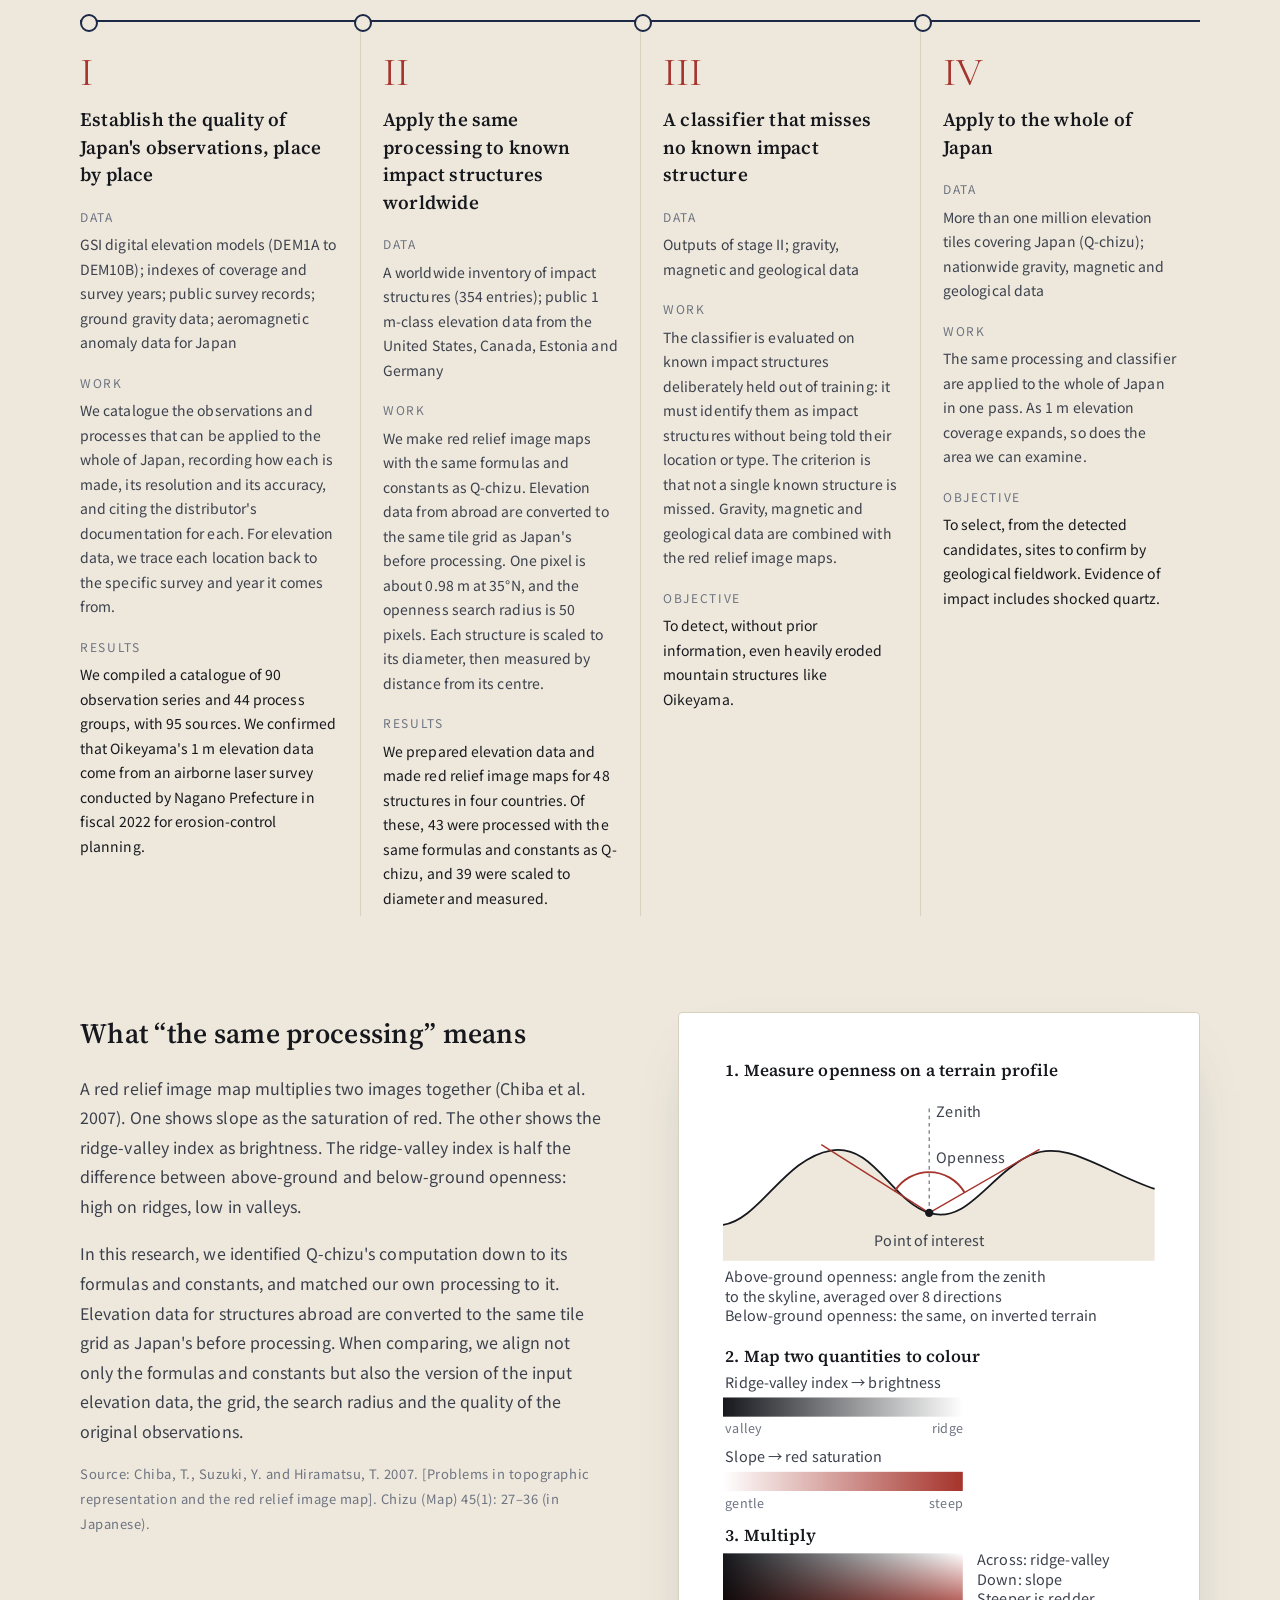
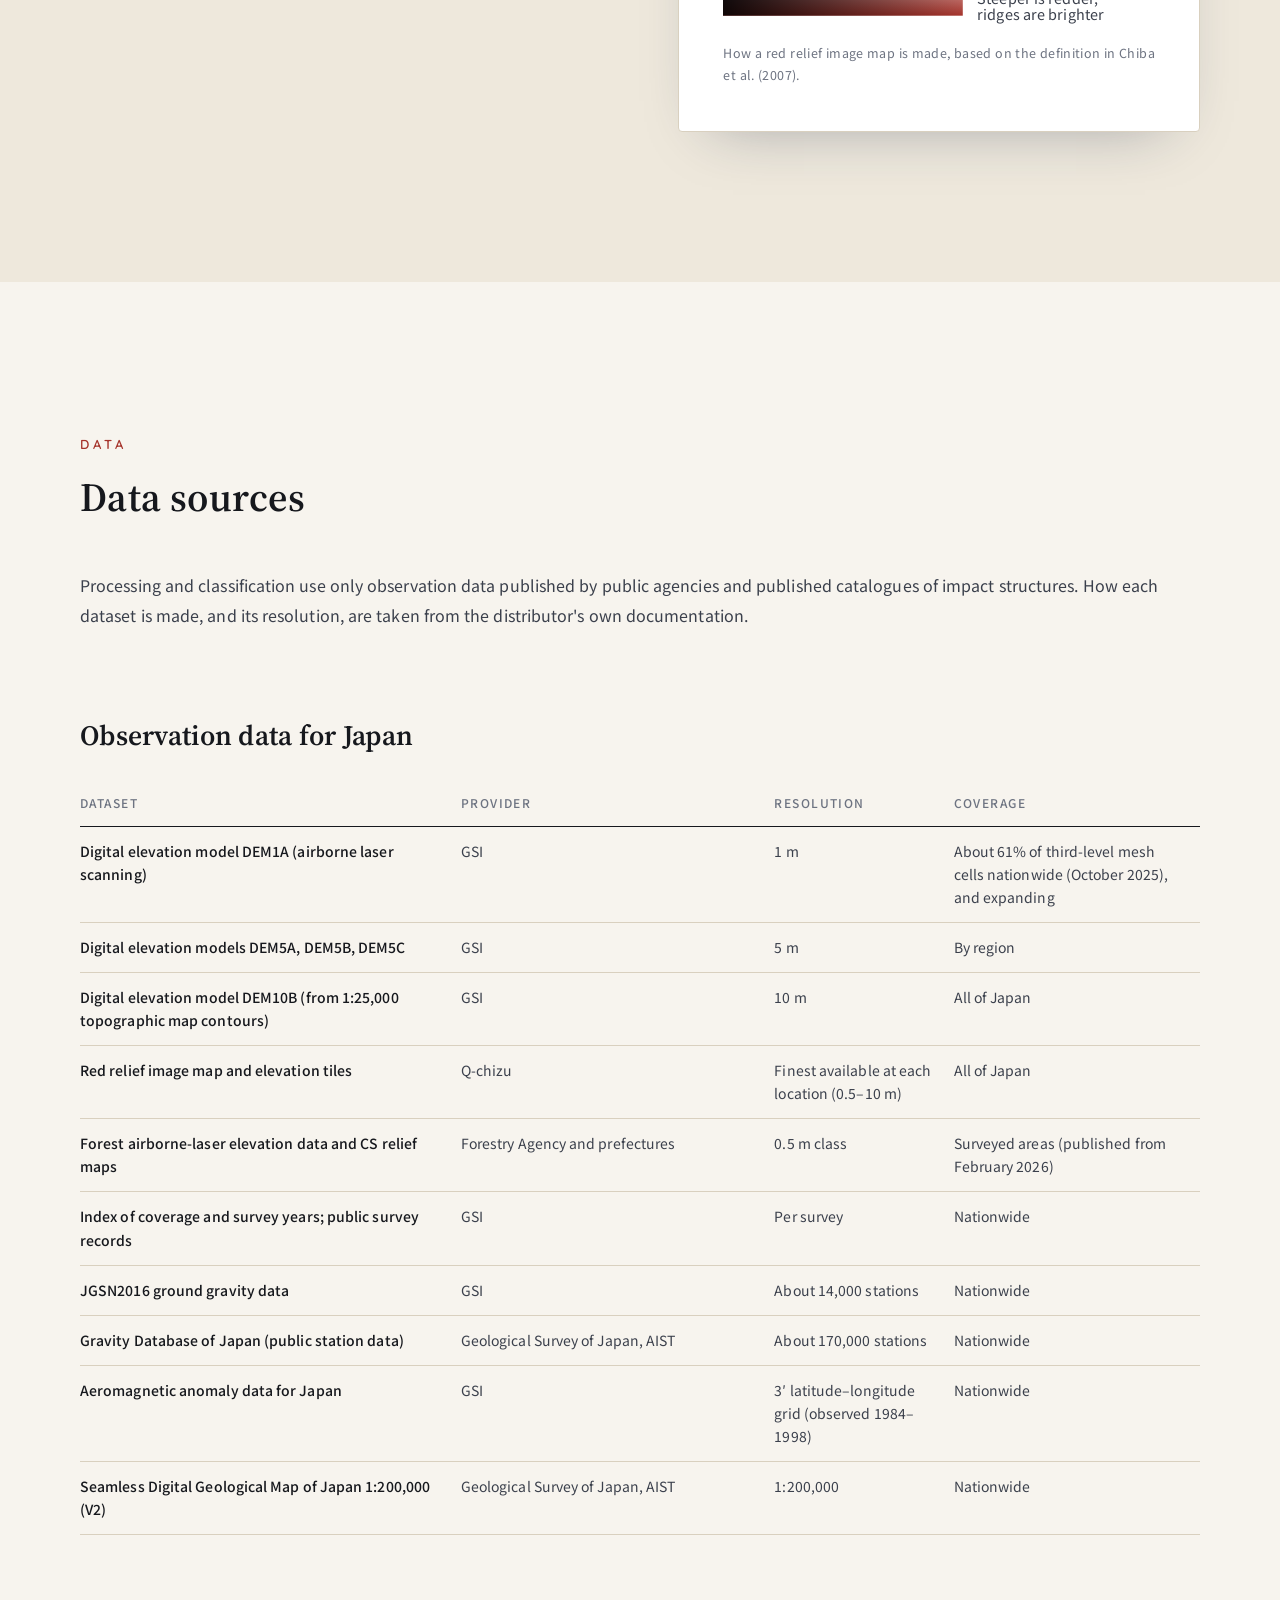
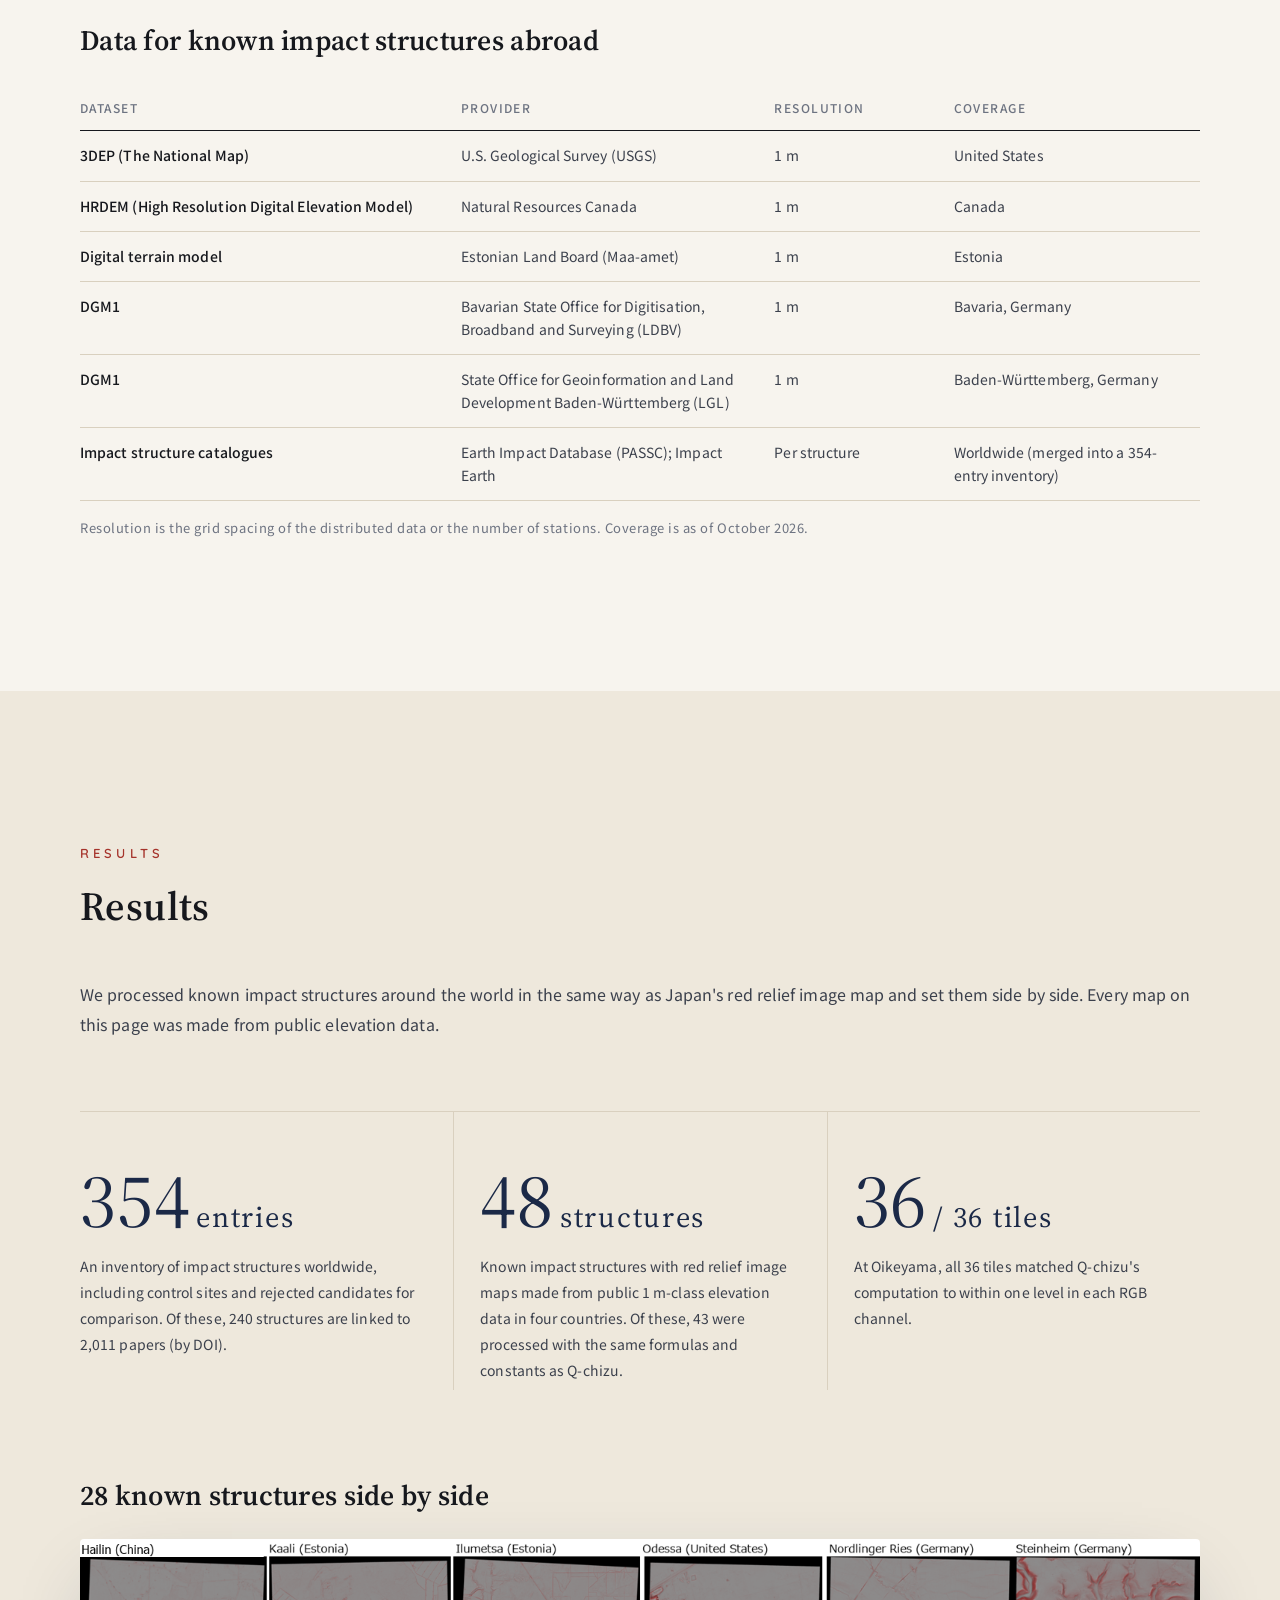
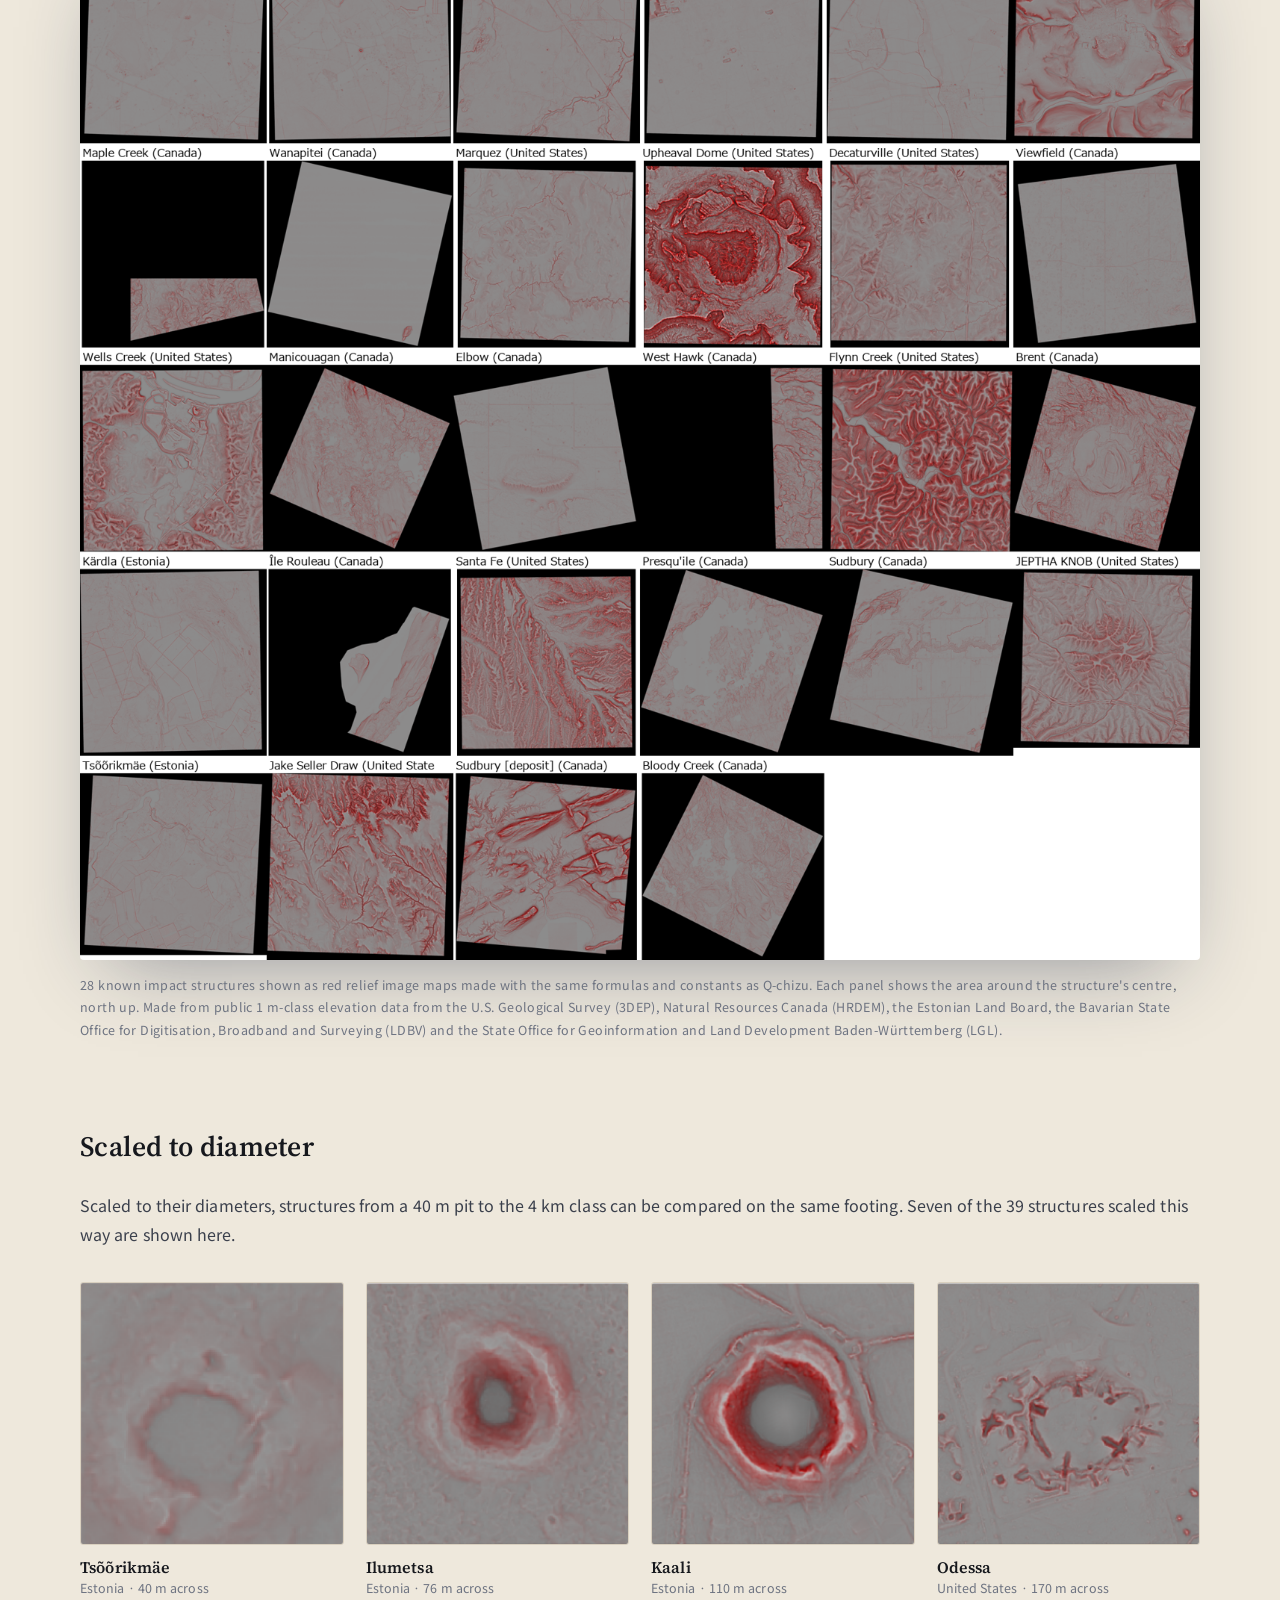
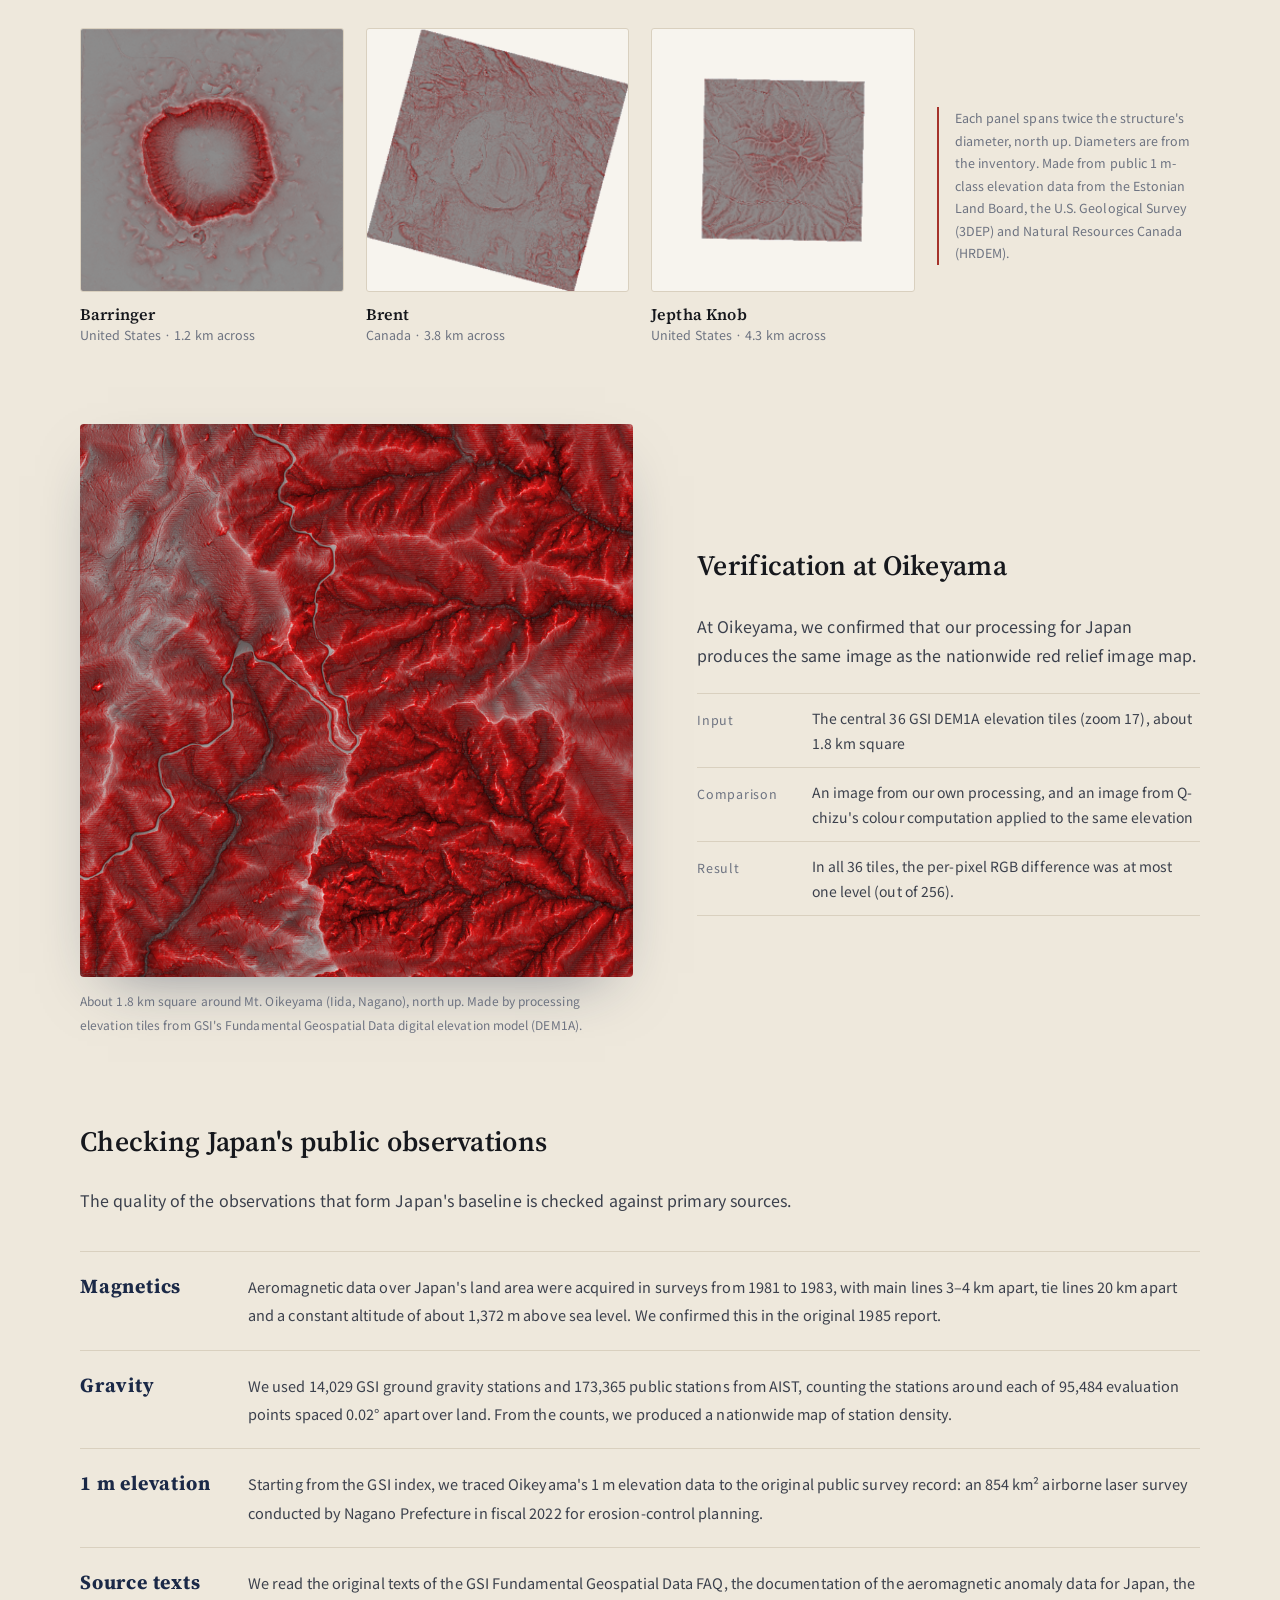
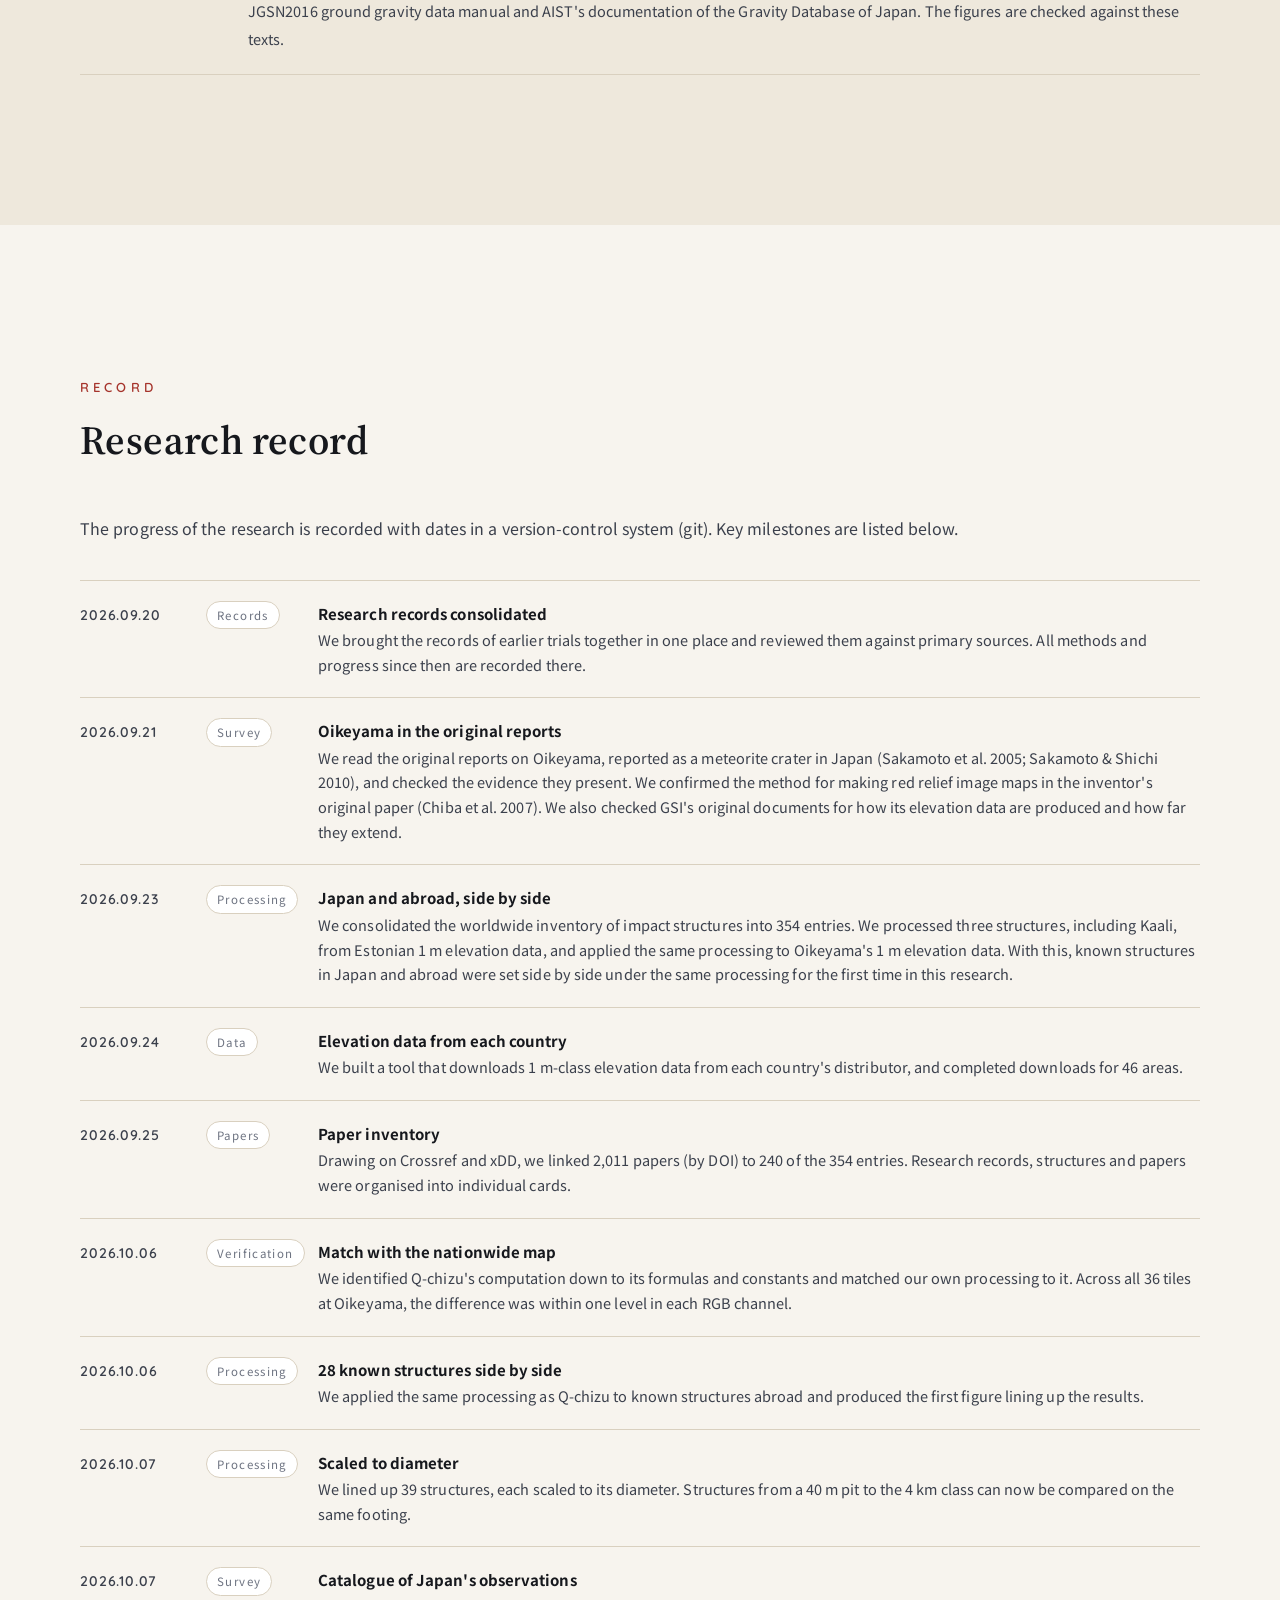
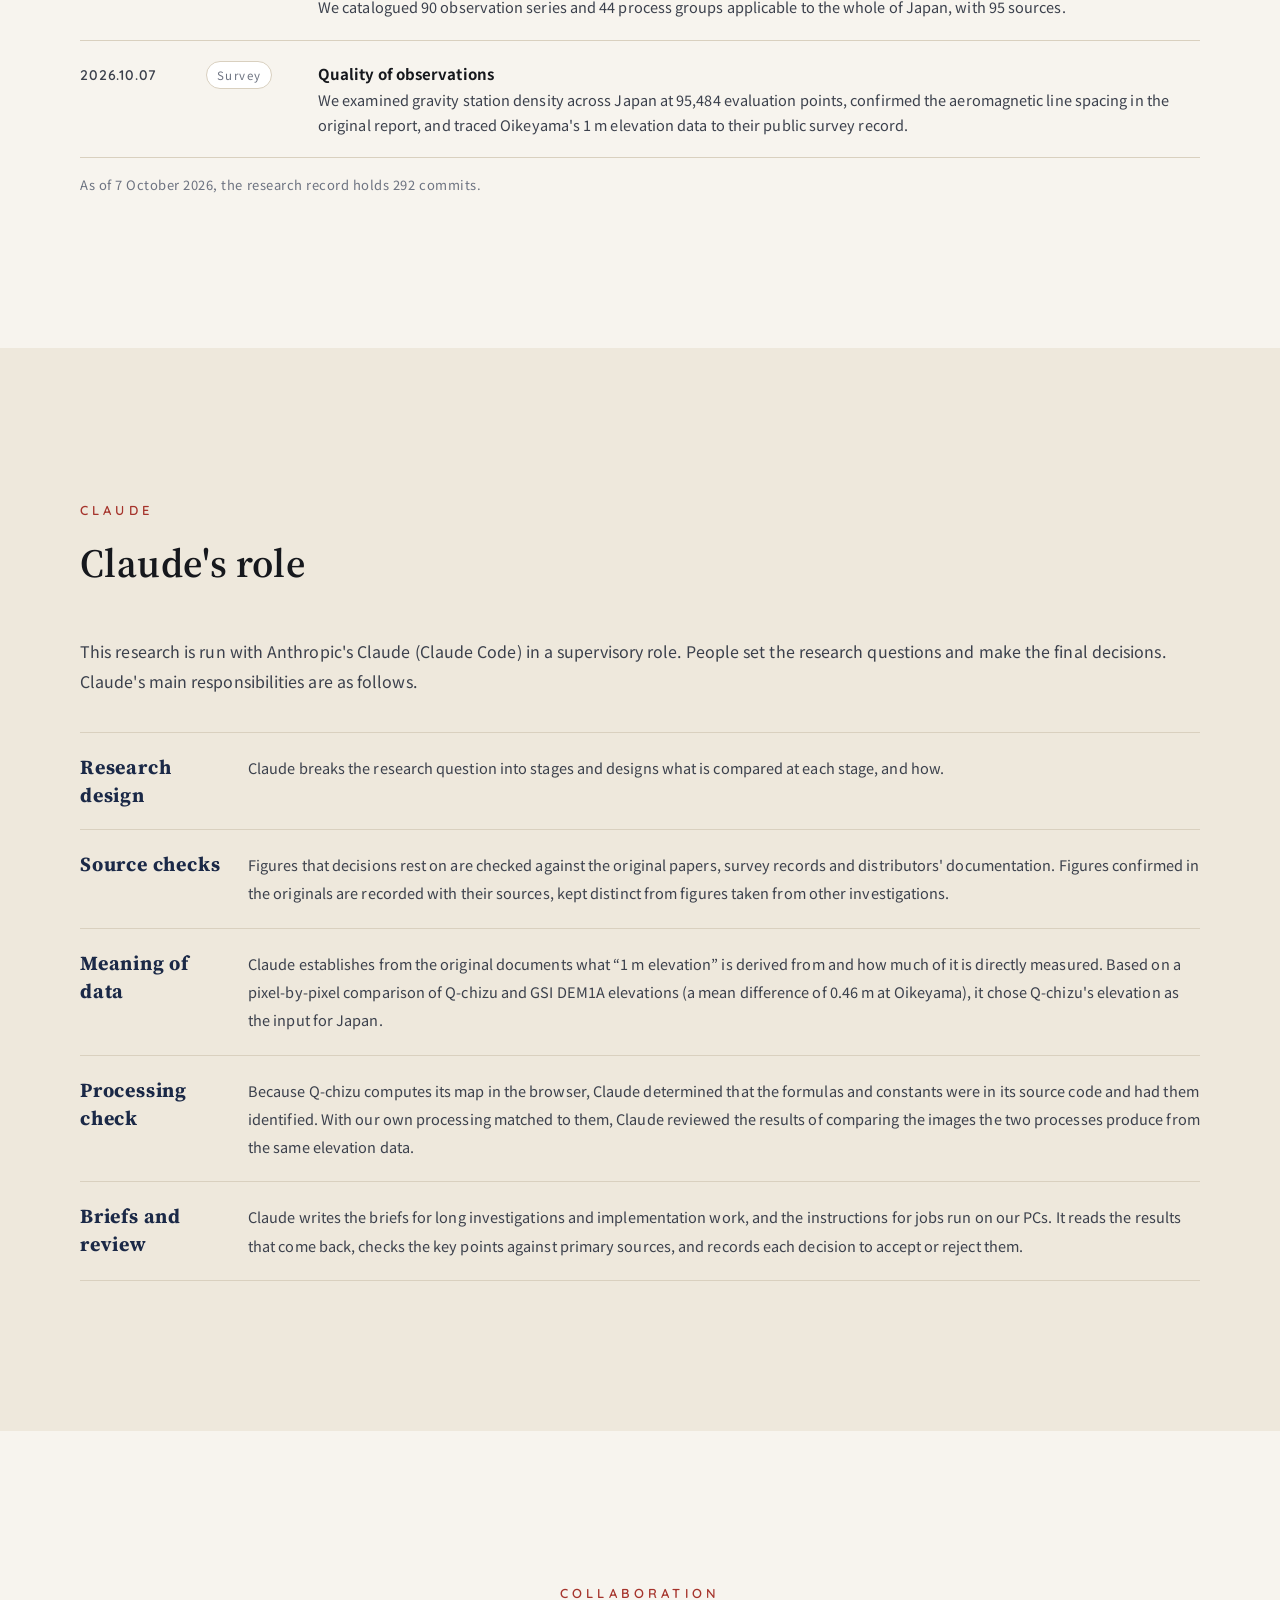
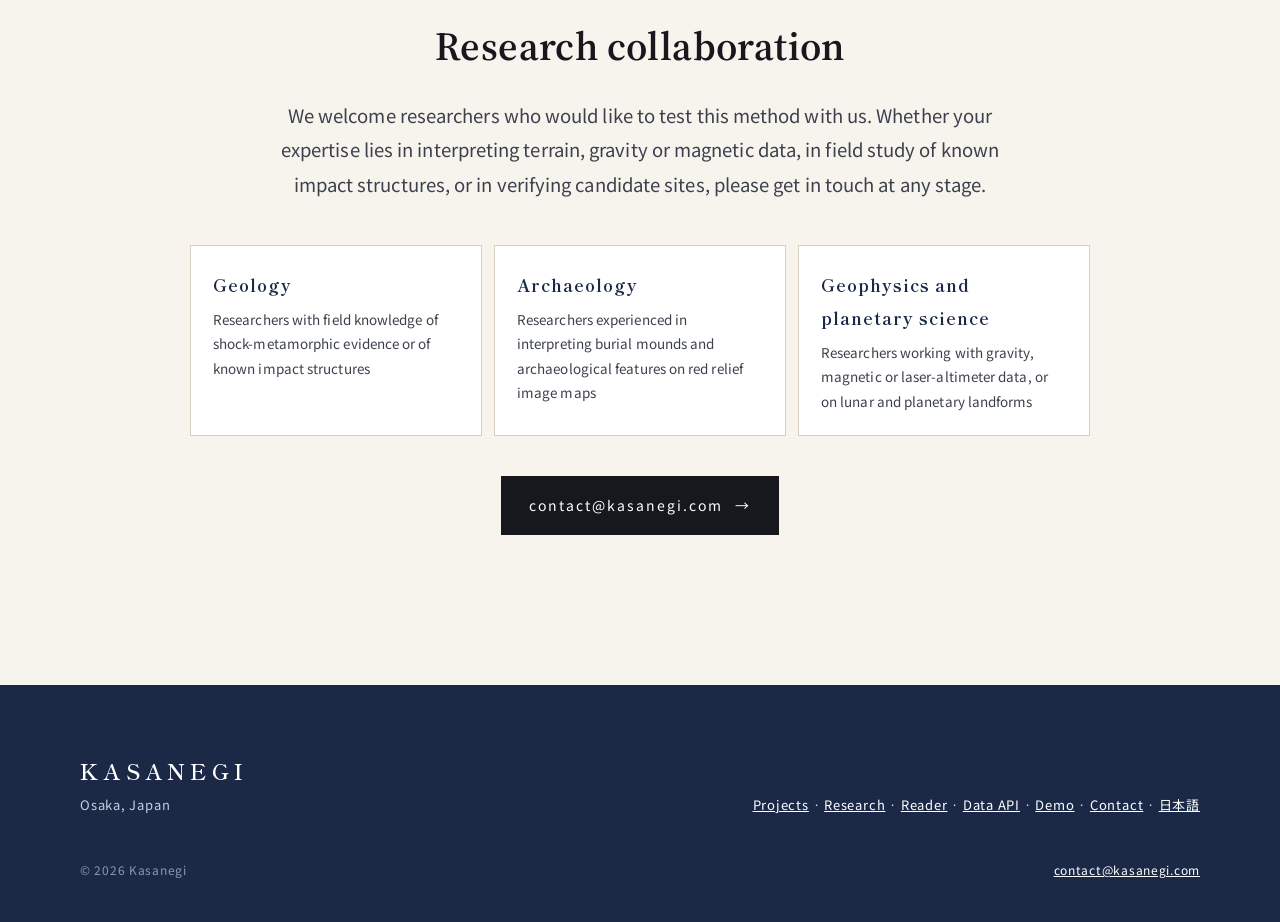
<file: en/research/index.html>
<!doctype html>
<html lang="en">
<head>
<meta charset="utf-8">
<meta name="viewport" content="width=device-width,initial-scale=1">
<title>Impact Crater Research | Kasanegi</title>
<meta name="description" content="Research to find unknown meteorite craters in Japan, applying processing verified on known impact structures worldwide to the whole country. Methods, data sources, results and the research record are published here.">
<link rel="canonical" href="https://kasanegi.com/en/research/">
<link rel="alternate" hreflang="ja" href="https://kasanegi.com/research/">
<link rel="alternate" hreflang="en" href="https://kasanegi.com/en/research/">
<meta property="og:type" content="article">
<meta property="og:site_name" content="Kasanegi">
<meta property="og:title" content="Searching for unknown meteorite craters | Kasanegi">
<meta property="og:description" content="Processing verified on known impact structures worldwide, applied to Japan's public observations nationwide to find unknown meteorite craters.">
<meta property="og:image" content="https://kasanegi.com/assets/og.png">
<meta property="og:url" content="https://kasanegi.com/en/research/">
<meta name="twitter:card" content="summary_large_image">
<link rel="icon" href="/assets/kasanegi-mark.svg" type="image/svg+xml">
<link rel="preconnect" href="https://fonts.googleapis.com">
<link rel="preconnect" href="https://fonts.gstatic.com" crossorigin>
<link href="https://fonts.googleapis.com/css2?family=Quicksand:wght@500;600;700&family=Shippori+Mincho:wght@500;600;700&family=Noto+Sans+JP:wght@400;500;700&family=Cormorant+Garamond:wght@500;600&family=Source+Serif+4:opsz,wght@8..60,500;8..60,600&display=swap" rel="stylesheet">
<link rel="stylesheet" href="/assets/style.css">
<script>document.documentElement.classList.add('js')</script>
<style>
  body{letter-spacing:.005em}
  .sec-h,.phero h1,h3,.figs3 .n,.dgrid figcaption b{font-family:"Source Serif 4",var(--serif);letter-spacing:.01em}
  .body,.lede{line-height:1.85}
  .news p{line-height:1.7}
  html:not(.js) .reveal{opacity:1;transform:none}
  .together .lede{text-wrap:pretty}
  .sub-h{margin:84px 0 22px}
  .sub-h + .plate{margin-top:0}
  .split.top-start{align-items:start}
  .split.method-note{margin-top:96px;align-items:start}
  .visual h3{font-size:22px}
  .visual .tag{font-size:12px;letter-spacing:.14em;color:var(--beni);margin-bottom:6px}
  .visual .facts{margin-top:16px}
  .visual .facts > div,.horizon .facts > div{grid-template-columns:6.4em 1fr;gap:12px;padding:12px 0}
  .visual .facts dt,.horizon .facts dt{font-size:12.5px;letter-spacing:.06em;padding-top:2px}
  .visual .facts dd,.horizon .facts dd{font-size:14px;line-height:1.75;color:var(--ink2)}
  .points li{grid-template-columns:150px 1fr}
  .points b{font-family:"Source Serif 4",var(--serif);font-size:20px;line-height:1.4}
  .reach span{line-height:1.8}
  @media(max-width:480px){.points li{grid-template-columns:1fr}}

  /* stages */
  .steps{list-style:none;margin-top:56px;display:grid;grid-template-columns:repeat(4,minmax(0,1fr));border-top:2px solid var(--ai)}
  .step{position:relative;padding:30px 22px 6px 0}
  .step + .step{padding-left:22px;border-left:1px solid var(--line)}
  .step::before{content:"";position:absolute;top:-8px;left:-7px;width:14px;height:14px;border-radius:50%;background:var(--paper2);border:2px solid var(--ai)}
  .step:first-child::before{left:0}
  .step .k{display:block;font-family:var(--latin);font-size:40px;line-height:1;color:var(--beni)}
  .step h3{font-size:19px;line-height:1.45;margin:14px 0 4px}
  .step dt{margin-top:16px;font-size:12px;letter-spacing:.14em;color:var(--mute);text-transform:uppercase}
  .step dd{margin-top:4px;font-size:14px;line-height:1.75;color:var(--ink2)}
  .step dd.res{color:var(--ink)}
  @media(max-width:980px){.steps{grid-template-columns:repeat(2,minmax(0,1fr))}.step:nth-child(3){padding-left:0;border-left:0}.step:nth-child(n+3){margin-top:30px;border-top:1px solid var(--line)}.step:nth-child(3)::before{left:0}}
  @media(max-width:600px){.steps{grid-template-columns:1fr}.step,.step + .step{padding:30px 0 6px;border-left:0}.step + .step{margin-top:24px;border-top:1px solid var(--line)}.step::before,.step:nth-child(3)::before{left:0}}

  /* diagram */
  .rrim{margin:0}
  .rrim svg{width:100%;height:auto;display:block;overflow:visible}
  .rrim text{font-family:var(--sans);font-size:12px;fill:var(--ink2)}
  .rrim .th{font-family:"Source Serif 4",var(--serif);font-size:14px;font-weight:600;fill:var(--ink)}
  .rrim .sm{font-size:10.5px;fill:var(--mute)}

  /* tables */
  .tbl{width:100%;border-collapse:collapse;table-layout:fixed;font-size:14px;line-height:1.65}
  .tbl col.c1{width:34%}.tbl col.c2{width:28%}.tbl col.c3{width:16%}.tbl col.c4{width:22%}
  .tbl th,.tbl td{text-align:left;vertical-align:top;padding:13px 18px 13px 0;border-bottom:1px solid var(--line)}
  .tbl thead th{font-size:12px;font-weight:500;letter-spacing:.12em;color:var(--mute);border-bottom:1px solid var(--ink);text-transform:uppercase}
  .tbl tbody th{font-weight:500;color:var(--ink)}
  .tbl td{color:var(--ink2)}
  @media(max-width:720px){.tbl thead{display:none}.tbl,.tbl tbody,.tbl tr,.tbl th,.tbl td{display:block;width:auto}.tbl tr{padding:14px 0;border-bottom:1px solid var(--line)}.tbl tbody th,.tbl td{border:0;padding:2px 0;width:auto}.tbl td::before{content:attr(data-l);display:inline-block;min-width:6.4em;margin-right:8px;font-size:11.5px;letter-spacing:.08em;color:var(--mute)}}

  /* scaled to diameter */
  .dgrid{margin-top:32px;display:grid;grid-template-columns:repeat(4,minmax(0,1fr));gap:30px 22px}
  .dgrid figure{margin:0}
  .dgrid img{width:100%;height:auto;aspect-ratio:1/1;background:var(--paper);border:1px solid var(--line);border-radius:3px}
  .dgrid figcaption{margin-top:10px;line-height:1.5}
  .dgrid figcaption b{display:block;font-size:16px;font-weight:600}
  .dgrid figcaption span{display:block;font-size:12.5px;color:var(--mute)}
  .dgrid .dlegend{align-self:center;font-size:12.5px;line-height:1.8;color:var(--mute);padding-left:16px;border-left:2px solid var(--beni)}
  @media(max-width:760px){.dgrid{grid-template-columns:repeat(2,minmax(0,1fr));gap:24px 16px}.dgrid .dlegend{grid-column:1/-1}}

  /* record */
  .tl{margin-top:36px}
  .tl p b{font-weight:700;color:var(--ink)}
  .tl p span{display:block;margin-top:2px;font-size:14.5px;color:var(--ink2)}
  @media(max-width:480px){.top .brand{gap:8px}.top .brand span{font-size:13px;letter-spacing:.16em}.top nav{gap:10px;font-size:12px;letter-spacing:.04em}.top nav a{white-space:nowrap}.top nav .lang{padding:2px 7px;letter-spacing:.1em}}
  @media(max-width:360px){.top .brand span{display:none}}
</style>
<script type="application/ld+json">
{
  "@context": "https://schema.org",
  "@type": "ResearchProject",
  "name": "Searching for impact structures in Japan",
  "alternateName": "日本の隕石衝突痕の探索",
  "url": "https://kasanegi.com/en/research/",
  "description": "Research that applies red relief image map processing and other methods, verified on known impact structures worldwide, to Japan's public observations nationwide to find unknown meteorite craters.",
  "email": "contact@kasanegi.com",
  "parentOrganization": {"@type": "Organization", "name": "Kasanegi", "alternateName": "かさねぎ", "url": "https://kasanegi.com/en/"},
  "knowsAbout": ["Meteorite impact structures", "Red relief image map", "Airborne laser scanning", "Gravity anomalies", "Aeromagnetic surveys"]
}
</script>
</head>
<body>
<!--email_off-->

<header class="top always" id="top">
  <a class="brand" href="/en/" aria-label="Kasanegi home"><img src="/assets/kasanegi-mark.svg" alt="" width="26" height="26"><span class="logo-type">KASANEGI</span></a>
  <nav aria-label="Main">
    <a href="/en/research/" aria-current="page">Research</a>
    <a href="/en/reader/">Reader</a>
    <a href="/en/api/">Data API</a>
    <a class="hide-sm" href="/en/#contact">Contact</a>
    <a class="lang" href="/research/" hreflang="ja" lang="ja">JA</a>
  </nav>
</header>

<main>

<section class="phero">
  <div class="wrap">
    <p class="kicker">RESEARCH</p>
    <h1>Searching for unknown meteorite craters in Japan</h1>
    <p>In Japan, Mt. Oikeyama in Nagano Prefecture has been reported as a meteorite crater. Between 2025 and 2026, red relief image maps of the entire country became available for anyone to view. This research applies processing verified on known impact structures around the world to the whole of Japan to find craters that remain undiscovered. Methods and progress are published on this page.</p>
  </div>
</section>

<div class="kasane" aria-hidden="true"><i></i><i></i><i></i><i></i><i></i></div>

<section class="block" id="question">
  <div class="wrap">
    <div class="reveal">
      <p class="eyebrow">QUESTION</p>
      <h2 class="sec-h">Research question</h2>
    </div>
    <div class="split top-start reveal">
      <div>
        <p class="body">More than 200 structures formed by meteorite impacts have been confirmed worldwide. In Japan, Mt. Oikeyama in Nagano Prefecture has been reported as a meteorite crater (Sakamoto et al. 2010). Japan is a steep, mountainous country whose landforms are readily altered by rain and forests. Other craters may therefore have been overlooked.</p>
        <p class="body">The Oikeyama structure is a semicircular landform about 900 m across on the mountain's south-eastern slope, taking in the summit, and its origin has long been debated. Shock-metamorphic features in quartz were reported in 2005, and a negative gravity anomaly of about 2 mGal in 2010. Research on Oikeyama, too, began with its semicircular landform.</p>
        <p class="body">In recent years, 1 m elevation data from airborne laser scanning have been produced across Japan, and red relief image maps, which make terrain easy to read, now cover the whole country. Examining all of Japan by eye is not feasible, which makes machine learning essential. This research combines processing verified on known impact structures with machine-learning classification to examine the entire country.</p>
      </div>
      <div class="visual">
        <p class="tag">Meteorite crater in Japan</p>
        <h3>Mt. Oikeyama (Iida, Nagano)</h3>
        <dl class="facts">
          <div><dt>Location</dt><dd>Western foot of the Akaishi Mountains; the south-eastern slope including the summit of Mt. Oikeyama (1,905 m)</dd></div>
          <div><dt>Form</dt><dd>Semicircular, about 900 m across (about 40% of the circle remains)</dd></div>
          <div><dt>Evidence</dt><dd>Shock-metamorphic planar deformation features (PDFs) in quartz; a negative gravity anomaly of about 2 mGal (114 stations)</dd></div>
          <div><dt>Literature</dt><dd>Sakamoto et al. 2005 (LPSC XXXVI); Sakamoto et al. 2010 (Meteoritics &amp; Planetary Science 45); Sakamoto &amp; Shichi 2010 (Planetary People 19, Japanese Society for Planetary Sciences)</dd></div>
        </dl>
      </div>
    </div>

    <div class="reveal">
      <h3 class="sub-h">Recent public data in Japan</h3>
      <ul class="reach">
        <li><b>2002</b><span>Tatsuro Chiba and colleagues at Asia Air Survey devised the red relief image map. A single image shows slope together with the ridge-valley index, derived from above-ground and below-ground openness.</span></li>
        <li><b>2023</b><span>The Geospatial Information Authority of Japan (GSI) began providing 1 m elevation data from airborne laser scanning (DEM1A). The patent on the red relief image map expired the same year.</span></li>
        <li><b>2025</b><span>In June, a red relief image map of all of Japan became viewable in a web browser on Q-chizu, a nationwide web map service. In October, DEM1A coverage reached about 61% of Japan's third-level mesh cells.</span></li>
        <li><b>2026</b><span>In February, the Forestry Agency began publishing forest elevation data from airborne laser scanning, along with micro-topography maps. DEM1A coverage expanded again in February and July.</span></li>
      </ul>
      <p class="note">Sources: Chiba et al. 2007 (Chizu 45(1)); Chiba 2026 (announcement of a Tokyo Geographical Society special lecture); GSI announcements (March and October 2025) and the DEM1A update history; Q-chizu documentation; Forestry Agency material (March 2026).</p>
    </div>

    <div class="reveal">
      <h3 class="sub-h">Wider applications</h3>
      <p class="body">The inventor of the red relief image map has said that it may help AI, as well as people, pick out landform features (Chiba 2026). The methods of this research also apply to the following fields.</p>
      <ul class="points">
        <li><b>Overseas</b><span>The same processing and classification can be applied in any country or region with public high-resolution elevation data.</span></li>
        <li><b>The Moon</b><span>Red relief image maps have been made for craters on the far side of the Moon (Chiba 2026, from Kaguya laser altimeter data).</span></li>
        <li><b>Archaeology</b><span>Red relief image maps are used to find burial mounds hidden under forest. In Okuizumo, Shimane Prefecture, 77 newly found keyhole-shaped mounds were reported (San'in Chuo Shimpo, 2023).</span></li>
      </ul>
    </div>
  </div>
</section>

<section class="block alt" id="method">
  <div class="wrap">
    <div class="reveal">
      <p class="eyebrow">METHOD</p>
      <h2 class="sec-h">Research method</h2>
      <p class="body">The research proceeds in four stages. First, we establish which observations are available in Japan and how good they are. Second, we apply the same processing to known impact structures worldwide, matched to that quality. Third, we build a machine-learning classifier that misses no known impact structure. Finally, we apply it to the whole of Japan. Every dataset and process we use is public.</p>
    </div>

    <ol class="steps reveal">
      <li class="step">
        <span class="k">I</span>
        <h3>Establish the quality of Japan's observations, place by place</h3>
        <dl>
          <dt>Data</dt>
          <dd>GSI digital elevation models (DEM1A to DEM10B); indexes of coverage and survey years; public survey records; ground gravity data; aeromagnetic anomaly data for Japan</dd>
          <dt>Work</dt>
          <dd>We catalogue the observations and processes that can be applied to the whole of Japan, recording how each is made, its resolution and its accuracy, and citing the distributor's documentation for each. For elevation data, we trace each location back to the specific survey and year it comes from.</dd>
          <dt>Results</dt>
          <dd class="res">We compiled a catalogue of 90 observation series and 44 process groups, with 95 sources. We confirmed that Oikeyama's 1 m elevation data come from an airborne laser survey conducted by Nagano Prefecture in fiscal 2022 for erosion-control planning.</dd>
        </dl>
      </li>
      <li class="step">
        <span class="k">II</span>
        <h3>Apply the same processing to known impact structures worldwide</h3>
        <dl>
          <dt>Data</dt>
          <dd>A worldwide inventory of impact structures (354 entries); public 1 m-class elevation data from the United States, Canada, Estonia and Germany</dd>
          <dt>Work</dt>
          <dd>We make red relief image maps with the same formulas and constants as Q-chizu. Elevation data from abroad are converted to the same tile grid as Japan's before processing. One pixel is about 0.98 m at 35°N, and the openness search radius is 50 pixels. Each structure is scaled to its diameter, then measured by distance from its centre.</dd>
          <dt>Results</dt>
          <dd class="res">We prepared elevation data and made red relief image maps for 48 structures in four countries. Of these, 43 were processed with the same formulas and constants as Q-chizu, and 39 were scaled to diameter and measured.</dd>
        </dl>
      </li>
      <li class="step">
        <span class="k">III</span>
        <h3>A classifier that misses no known impact structure</h3>
        <dl>
          <dt>Data</dt>
          <dd>Outputs of stage II; gravity, magnetic and geological data</dd>
          <dt>Work</dt>
          <dd>The classifier is evaluated on known impact structures deliberately held out of training: it must identify them as impact structures without being told their location or type. The criterion is that not a single known structure is missed. Gravity, magnetic and geological data are combined with the red relief image maps.</dd>
          <dt>Objective</dt>
          <dd class="res">To detect, without prior information, even heavily eroded mountain structures like Oikeyama.</dd>
        </dl>
      </li>
      <li class="step">
        <span class="k">IV</span>
        <h3>Apply to the whole of Japan</h3>
        <dl>
          <dt>Data</dt>
          <dd>More than one million elevation tiles covering Japan (Q-chizu); nationwide gravity, magnetic and geological data</dd>
          <dt>Work</dt>
          <dd>The same processing and classifier are applied to the whole of Japan in one pass. As 1 m elevation coverage expands, so does the area we can examine.</dd>
          <dt>Objective</dt>
          <dd class="res">To select, from the detected candidates, sites to confirm by geological fieldwork. Evidence of impact includes shocked quartz.</dd>
        </dl>
      </li>
    </ol>

    <div class="split method-note reveal">
      <div>
        <h3>What “the same processing” means</h3>
        <p class="body" style="margin-top:18px">A red relief image map multiplies two images together (Chiba et al. 2007). One shows slope as the saturation of red. The other shows the ridge-valley index as brightness. The ridge-valley index is half the difference between above-ground and below-ground openness: high on ridges, low in valleys.</p>
        <p class="body">In this research, we identified Q-chizu's computation down to its formulas and constants, and matched our own processing to it. Elevation data for structures abroad are converted to the same tile grid as Japan's before processing. When comparing, we align not only the formulas and constants but also the version of the input elevation data, the grid, the search radius and the quality of the original observations.</p>
        <p class="note">Source: Chiba, T., Suzuki, Y. and Hiramatsu, T. 2007. [Problems in topographic representation and the red relief image map]. Chizu (Map) 45(1): 27–36 (in Japanese).</p>
      </div>
      <figure class="visual rrim">
        <svg viewBox="0 0 360 476" role="img" aria-labelledby="rrim-t">
          <title id="rrim-t">How a red relief image map is made. Openness is measured on a terrain profile; the ridge-valley index is mapped to brightness and slope to red saturation, and the two are multiplied.</title>
          <defs>
            <linearGradient id="gL" x1="0" x2="1" y1="0" y2="0"><stop offset="0" style="stop-color:var(--ink)"/><stop offset="1" stop-color="#ffffff"/></linearGradient>
            <linearGradient id="gS" x1="0" x2="1" y1="0" y2="0"><stop offset="0" stop-color="#ffffff"/><stop offset="1" style="stop-color:var(--beni)"/></linearGradient>
            <linearGradient id="gSv" x1="0" x2="0" y1="0" y2="1"><stop offset="0" stop-color="#ffffff"/><stop offset="1" style="stop-color:var(--beni)"/></linearGradient>
          </defs>
          <text class="th" x="2" y="16">1. Measure openness on a terrain profile</text>
          <path d="M0,140 C30,136 52,84 90,78 C126,72 140,120 172,130 C204,140 222,98 256,82 C286,68 318,96 360,110 L360,170 L0,170 Z" style="fill:var(--paper2)"/>
          <path d="M0,140 C30,136 52,84 90,78 C126,72 140,120 172,130 C204,140 222,98 256,82 C286,68 318,96 360,110" fill="none" style="stroke:var(--ink)" stroke-width="1.5"/>
          <line x1="172" y1="130" x2="172" y2="40" style="stroke:var(--mute)" stroke-width="1" stroke-dasharray="3 3"/>
          <line x1="172" y1="130" x2="82" y2="73" style="stroke:var(--beni)" stroke-width="1.2"/>
          <line x1="172" y1="130" x2="264" y2="77" style="stroke:var(--beni)" stroke-width="1.2"/>
          <path d="M172,96 A34,34 0 0 0 143.3,111.8" fill="none" style="stroke:var(--beni)" stroke-width="1.6"/>
          <path d="M172,96 A34,34 0 0 1 201.5,113.1" fill="none" style="stroke:var(--beni)" stroke-width="1.6"/>
          <circle cx="172" cy="130" r="3.5" style="fill:var(--ink)"/>
          <text x="178" y="50">Zenith</text>
          <text x="178" y="88">Openness</text>
          <text x="172" y="158" text-anchor="middle">Point of interest</text>
          <text x="2" y="188">Above-ground openness: angle from the zenith</text>
          <text x="2" y="204">to the skyline, averaged over 8 directions</text>
          <text x="2" y="220">Below-ground openness: the same, on inverted terrain</text>
          <text class="th" x="2" y="254">2. Map two quantities to colour</text>
          <text x="2" y="276">Ridge-valley index → brightness</text>
          <rect x="0" y="284" width="200" height="16" fill="url(#gL)"/>
          <text class="sm" x="2" y="314">valley</text>
          <text class="sm" x="200" y="314" text-anchor="end">ridge</text>
          <text x="2" y="338">Slope → red saturation</text>
          <rect x="0" y="346" width="200" height="16" fill="url(#gS)"/>
          <text class="sm" x="2" y="376">gentle</text>
          <text class="sm" x="200" y="376" text-anchor="end">steep</text>
          <text class="th" x="2" y="404">3. Multiply</text>
          <g style="isolation:isolate">
            <rect x="0" y="414" width="200" height="52" fill="url(#gL)"/>
            <rect x="0" y="414" width="200" height="52" fill="url(#gSv)" style="mix-blend-mode:multiply"/>
          </g>
          <text x="212" y="424">Across: ridge-valley</text>
          <text x="212" y="440">Down: slope</text>
          <text x="212" y="456">Steeper is redder,</text>
          <text x="212" y="470">ridges are brighter</text>
        </svg>
        <figcaption class="cap">How a red relief image map is made, based on the definition in Chiba et al. (2007).</figcaption>
      </figure>
    </div>
  </div>
</section>

<section class="block" id="data">
  <div class="wrap">
    <div class="reveal">
      <p class="eyebrow">DATA</p>
      <h2 class="sec-h">Data sources</h2>
      <p class="body">Processing and classification use only observation data published by public agencies and published catalogues of impact structures. How each dataset is made, and its resolution, are taken from the distributor's own documentation.</p>
    </div>

    <div class="reveal">
      <h3 class="sub-h">Observation data for Japan</h3>
      <table class="tbl">
        <colgroup><col class="c1"><col class="c2"><col class="c3"><col class="c4"></colgroup>
        <thead><tr><th scope="col">Dataset</th><th scope="col">Provider</th><th scope="col">Resolution</th><th scope="col">Coverage</th></tr></thead>
        <tbody>
          <tr><th scope="row">Digital elevation model DEM1A (airborne laser scanning)</th><td data-l="Provider">GSI</td><td data-l="Resolution">1 m</td><td data-l="Coverage">About 61% of third-level mesh cells nationwide (October 2025), and expanding</td></tr>
          <tr><th scope="row">Digital elevation models DEM5A, DEM5B, DEM5C</th><td data-l="Provider">GSI</td><td data-l="Resolution">5 m</td><td data-l="Coverage">By region</td></tr>
          <tr><th scope="row">Digital elevation model DEM10B (from 1:25,000 topographic map contours)</th><td data-l="Provider">GSI</td><td data-l="Resolution">10 m</td><td data-l="Coverage">All of Japan</td></tr>
          <tr><th scope="row">Red relief image map and elevation tiles</th><td data-l="Provider">Q-chizu</td><td data-l="Resolution">Finest available at each location (0.5–10 m)</td><td data-l="Coverage">All of Japan</td></tr>
          <tr><th scope="row">Forest airborne-laser elevation data and CS relief maps</th><td data-l="Provider">Forestry Agency and prefectures</td><td data-l="Resolution">0.5 m class</td><td data-l="Coverage">Surveyed areas (published from February 2026)</td></tr>
          <tr><th scope="row">Index of coverage and survey years; public survey records</th><td data-l="Provider">GSI</td><td data-l="Resolution">Per survey</td><td data-l="Coverage">Nationwide</td></tr>
          <tr><th scope="row">JGSN2016 ground gravity data</th><td data-l="Provider">GSI</td><td data-l="Resolution">About 14,000 stations</td><td data-l="Coverage">Nationwide</td></tr>
          <tr><th scope="row">Gravity Database of Japan (public station data)</th><td data-l="Provider">Geological Survey of Japan, AIST</td><td data-l="Resolution">About 170,000 stations</td><td data-l="Coverage">Nationwide</td></tr>
          <tr><th scope="row">Aeromagnetic anomaly data for Japan</th><td data-l="Provider">GSI</td><td data-l="Resolution">3′ latitude–longitude grid (observed 1984–1998)</td><td data-l="Coverage">Nationwide</td></tr>
          <tr><th scope="row">Seamless Digital Geological Map of Japan 1:200,000 (V2)</th><td data-l="Provider">Geological Survey of Japan, AIST</td><td data-l="Resolution">1:200,000</td><td data-l="Coverage">Nationwide</td></tr>
        </tbody>
      </table>
    </div>

    <div class="reveal">
      <h3 class="sub-h">Data for known impact structures abroad</h3>
      <table class="tbl">
        <colgroup><col class="c1"><col class="c2"><col class="c3"><col class="c4"></colgroup>
        <thead><tr><th scope="col">Dataset</th><th scope="col">Provider</th><th scope="col">Resolution</th><th scope="col">Coverage</th></tr></thead>
        <tbody>
          <tr><th scope="row">3DEP (The National Map)</th><td data-l="Provider">U.S. Geological Survey (USGS)</td><td data-l="Resolution">1 m</td><td data-l="Coverage">United States</td></tr>
          <tr><th scope="row">HRDEM (High Resolution Digital Elevation Model)</th><td data-l="Provider">Natural Resources Canada</td><td data-l="Resolution">1 m</td><td data-l="Coverage">Canada</td></tr>
          <tr><th scope="row">Digital terrain model</th><td data-l="Provider">Estonian Land Board (Maa-amet)</td><td data-l="Resolution">1 m</td><td data-l="Coverage">Estonia</td></tr>
          <tr><th scope="row">DGM1</th><td data-l="Provider">Bavarian State Office for Digitisation, Broadband and Surveying (LDBV)</td><td data-l="Resolution">1 m</td><td data-l="Coverage">Bavaria, Germany</td></tr>
          <tr><th scope="row">DGM1</th><td data-l="Provider">State Office for Geoinformation and Land Development Baden-Württemberg (LGL)</td><td data-l="Resolution">1 m</td><td data-l="Coverage">Baden-Württemberg, Germany</td></tr>
          <tr><th scope="row">Impact structure catalogues</th><td data-l="Provider">Earth Impact Database (PASSC); Impact Earth</td><td data-l="Resolution">Per structure</td><td data-l="Coverage">Worldwide (merged into a 354-entry inventory)</td></tr>
        </tbody>
      </table>
      <p class="note">Resolution is the grid spacing of the distributed data or the number of stations. Coverage is as of October 2026.</p>
    </div>
  </div>
</section>

<section class="block alt" id="results">
  <div class="wrap">
    <div class="reveal">
      <p class="eyebrow">RESULTS</p>
      <h2 class="sec-h">Results</h2>
      <p class="body">We processed known impact structures around the world in the same way as Japan's red relief image map and set them side by side. Every map on this page was made from public elevation data.</p>
    </div>

    <div class="figs3 reveal">
      <div><p class="n">354<small>entries</small></p><p>An inventory of impact structures worldwide, including control sites and rejected candidates for comparison. Of these, 240 structures are linked to 2,011 papers (by DOI).</p></div>
      <div><p class="n">48<small>structures</small></p><p>Known impact structures with red relief image maps made from public 1 m-class elevation data in four countries. Of these, 43 were processed with the same formulas and constants as Q-chizu.</p></div>
      <div><p class="n">36<small>/ 36 tiles</small></p><p>At Oikeyama, all 36 tiles matched Q-chizu's computation to within one level in each RGB channel.</p></div>
    </div>

    <h3 class="sub-h reveal">28 known structures side by side</h3>
    <figure class="plate reveal">
      <a href="/assets/known-structures.png"><img src="/assets/known-structures.png" width="1500" height="1367" loading="lazy" decoding="async" alt="28 known impact structures shown side by side with the same red relief image map processing"></a>
      <figcaption>28 known impact structures shown as red relief image maps made with the same formulas and constants as Q-chizu. Each panel shows the area around the structure's centre, north up. Made from public 1 m-class elevation data from the U.S. Geological Survey (3DEP), Natural Resources Canada (HRDEM), the Estonian Land Board, the Bavarian State Office for Digitisation, Broadband and Surveying (LDBV) and the State Office for Geoinformation and Land Development Baden-Württemberg (LGL).</figcaption>
    </figure>

    <h3 class="sub-h reveal">Scaled to diameter</h3>
    <p class="body reveal">Scaled to their diameters, structures from a 40 m pit to the 4 km class can be compared on the same footing. Seven of the 39 structures scaled this way are shown here.</p>
    <div class="dgrid reveal">
      <figure><img src="/assets/research/d-tsoorikmae.png" width="250" height="250" loading="lazy" decoding="async" alt="Red relief image map of Tsõõrikmäe"><figcaption><b>Tsõõrikmäe</b><span>Estonia · 40 m across</span></figcaption></figure>
      <figure><img src="/assets/research/d-ilumetsa.png" width="250" height="250" loading="lazy" decoding="async" alt="Red relief image map of Ilumetsa"><figcaption><b>Ilumetsa</b><span>Estonia · 76 m across</span></figcaption></figure>
      <figure><img src="/assets/research/d-kaali.png" width="250" height="250" loading="lazy" decoding="async" alt="Red relief image map of Kaali"><figcaption><b>Kaali</b><span>Estonia · 110 m across</span></figcaption></figure>
      <figure><img src="/assets/research/d-odessa.png" width="250" height="250" loading="lazy" decoding="async" alt="Red relief image map of Odessa"><figcaption><b>Odessa</b><span>United States · 170 m across</span></figcaption></figure>
      <figure><img src="/assets/research/d-barringer.png" width="250" height="250" loading="lazy" decoding="async" alt="Red relief image map of Barringer"><figcaption><b>Barringer</b><span>United States · 1.2 km across</span></figcaption></figure>
      <figure><img src="/assets/research/d-brent.png" width="250" height="250" loading="lazy" decoding="async" alt="Red relief image map of Brent"><figcaption><b>Brent</b><span>Canada · 3.8 km across</span></figcaption></figure>
      <figure><img src="/assets/research/d-jeptha-knob.png" width="250" height="250" loading="lazy" decoding="async" alt="Red relief image map of Jeptha Knob"><figcaption><b>Jeptha Knob</b><span>United States · 4.3 km across</span></figcaption></figure>
      <p class="dlegend">Each panel spans twice the structure's diameter, north up. Diameters are from the inventory. Made from public 1 m-class elevation data from the Estonian Land Board, the U.S. Geological Survey (3DEP) and Natural Resources Canada (HRDEM).</p>
    </div>

    <div class="horizon reveal">
      <figure class="shot">
        <img src="/assets/oikeyama.png" width="768" height="768" loading="lazy" decoding="async" alt="Red relief image map around Mt. Oikeyama, Nagano Prefecture">
        <figcaption>About 1.8 km square around Mt. Oikeyama (Iida, Nagano), north up. Made by processing elevation tiles from GSI's Fundamental Geospatial Data digital elevation model (DEM1A).</figcaption>
      </figure>
      <div>
        <h3>Verification at Oikeyama</h3>
        <p class="body">At Oikeyama, we confirmed that our processing for Japan produces the same image as the nationwide red relief image map.</p>
        <dl class="facts" style="margin-top:22px">
          <div><dt>Input</dt><dd>The central 36 GSI DEM1A elevation tiles (zoom 17), about 1.8 km square</dd></div>
          <div><dt>Comparison</dt><dd>An image from our own processing, and an image from Q-chizu's colour computation applied to the same elevation</dd></div>
          <div><dt>Result</dt><dd>In all 36 tiles, the per-pixel RGB difference was at most one level (out of 256).</dd></div>
        </dl>
      </div>
    </div>

    <div class="reveal">
      <h3 class="sub-h">Checking Japan's public observations</h3>
      <p class="body">The quality of the observations that form Japan's baseline is checked against primary sources.</p>
      <ul class="points">
        <li><b>Magnetics</b><span>Aeromagnetic data over Japan's land area were acquired in surveys from 1981 to 1983, with main lines 3–4 km apart, tie lines 20 km apart and a constant altitude of about 1,372 m above sea level. We confirmed this in the original 1985 report.</span></li>
        <li><b>Gravity</b><span>We used 14,029 GSI ground gravity stations and 173,365 public stations from AIST, counting the stations around each of 95,484 evaluation points spaced 0.02° apart over land. From the counts, we produced a nationwide map of station density.</span></li>
        <li><b>1 m elevation</b><span>Starting from the GSI index, we traced Oikeyama's 1 m elevation data to the original public survey record: an 854 km² airborne laser survey conducted by Nagano Prefecture in fiscal 2022 for erosion-control planning.</span></li>
        <li><b>Source texts</b><span>We read the original texts of the GSI Fundamental Geospatial Data FAQ, the documentation of the aeromagnetic anomaly data for Japan, the JGSN2016 ground gravity data manual and AIST's documentation of the Gravity Database of Japan. The figures are checked against these texts.</span></li>
      </ul>
    </div>
  </div>
</section>

<section class="block" id="record">
  <div class="wrap reveal">
    <p class="eyebrow">RECORD</p>
    <h2 class="sec-h">Research record</h2>
    <p class="body">The progress of the research is recorded with dates in a version-control system (git). Key milestones are listed below.</p>
    <ul class="news tl">
      <li><time datetime="2026-09-20">2026.09.20</time><span class="tag">Records</span><p><b>Research records consolidated</b><span>We brought the records of earlier trials together in one place and reviewed them against primary sources. All methods and progress since then are recorded there.</span></p></li>
      <li><time datetime="2026-09-21">2026.09.21</time><span class="tag">Survey</span><p><b>Oikeyama in the original reports</b><span>We read the original reports on Oikeyama, reported as a meteorite crater in Japan (Sakamoto et al. 2005; Sakamoto &amp; Shichi 2010), and checked the evidence they present. We confirmed the method for making red relief image maps in the inventor's original paper (Chiba et al. 2007). We also checked GSI's original documents for how its elevation data are produced and how far they extend.</span></p></li>
      <li><time datetime="2026-09-23">2026.09.23</time><span class="tag">Processing</span><p><b>Japan and abroad, side by side</b><span>We consolidated the worldwide inventory of impact structures into 354 entries. We processed three structures, including Kaali, from Estonian 1 m elevation data, and applied the same processing to Oikeyama's 1 m elevation data. With this, known structures in Japan and abroad were set side by side under the same processing for the first time in this research.</span></p></li>
      <li><time datetime="2026-09-24">2026.09.24</time><span class="tag">Data</span><p><b>Elevation data from each country</b><span>We built a tool that downloads 1 m-class elevation data from each country's distributor, and completed downloads for 46 areas.</span></p></li>
      <li><time datetime="2026-09-25">2026.09.25</time><span class="tag">Papers</span><p><b>Paper inventory</b><span>Drawing on Crossref and xDD, we linked 2,011 papers (by DOI) to 240 of the 354 entries. Research records, structures and papers were organised into individual cards.</span></p></li>
      <li><time datetime="2026-10-06">2026.10.06</time><span class="tag">Verification</span><p><b>Match with the nationwide map</b><span>We identified Q-chizu's computation down to its formulas and constants and matched our own processing to it. Across all 36 tiles at Oikeyama, the difference was within one level in each RGB channel.</span></p></li>
      <li><time datetime="2026-10-06">2026.10.06</time><span class="tag">Processing</span><p><b>28 known structures side by side</b><span>We applied the same processing as Q-chizu to known structures abroad and produced the first figure lining up the results.</span></p></li>
      <li><time datetime="2026-10-07">2026.10.07</time><span class="tag">Processing</span><p><b>Scaled to diameter</b><span>We lined up 39 structures, each scaled to its diameter. Structures from a 40 m pit to the 4 km class can now be compared on the same footing.</span></p></li>
      <li><time datetime="2026-10-07">2026.10.07</time><span class="tag">Survey</span><p><b>Catalogue of Japan's observations</b><span>We catalogued 90 observation series and 44 process groups applicable to the whole of Japan, with 95 sources.</span></p></li>
      <li><time datetime="2026-10-07">2026.10.07</time><span class="tag">Survey</span><p><b>Quality of observations</b><span>We examined gravity station density across Japan at 95,484 evaluation points, confirmed the aeromagnetic line spacing in the original report, and traced Oikeyama's 1 m elevation data to their public survey record.</span></p></li>
    </ul>
    <p class="note">As of 7 October 2026, the research record holds 292 commits.</p>
  </div>
</section>

<section class="block alt" id="claude">
  <div class="wrap reveal">
    <p class="eyebrow">CLAUDE</p>
    <h2 class="sec-h">Claude's role</h2>
    <p class="body">This research is run with Anthropic's Claude (Claude Code) in a supervisory role. People set the research questions and make the final decisions. Claude's main responsibilities are as follows.</p>
    <ul class="points">
      <li><b>Research design</b><span>Claude breaks the research question into stages and designs what is compared at each stage, and how.</span></li>
      <li><b>Source checks</b><span>Figures that decisions rest on are checked against the original papers, survey records and distributors' documentation. Figures confirmed in the originals are recorded with their sources, kept distinct from figures taken from other investigations.</span></li>
      <li><b>Meaning of data</b><span>Claude establishes from the original documents what “1 m elevation” is derived from and how much of it is directly measured. Based on a pixel-by-pixel comparison of Q-chizu and GSI DEM1A elevations (a mean difference of 0.46 m at Oikeyama), it chose Q-chizu's elevation as the input for Japan.</span></li>
      <li><b>Processing check</b><span>Because Q-chizu computes its map in the browser, Claude determined that the formulas and constants were in its source code and had them identified. With our own processing matched to them, Claude reviewed the results of comparing the images the two processes produce from the same elevation data.</span></li>
      <li><b>Briefs and review</b><span>Claude writes the briefs for long investigations and implementation work, and the instructions for jobs run on our PCs. It reads the results that come back, checks the key points against primary sources, and records each decision to accept or reject them.</span></li>
    </ul>
  </div>
</section>

<section class="block" id="collaboration">
  <div class="wrap together reveal">
    <p class="eyebrow">COLLABORATION</p>
    <h2 class="sec-h">Research collaboration</h2>
    <p class="lede">We welcome researchers who would like to test this method with us. Whether your expertise lies in interpreting terrain, gravity or magnetic data, in field study of known impact structures, or in verifying candidate sites, please get in touch at any stage.</p>
    <div class="who3">
      <div><b>Geology</b><span>Researchers with field knowledge of shock-metamorphic evidence or of known impact structures</span></div>
      <div><b>Archaeology</b><span>Researchers experienced in interpreting burial mounds and archaeological features on red relief image maps</span></div>
      <div><b>Geophysics and planetary science</b><span>Researchers working with gravity, magnetic or laser-altimeter data, or on lunar and planetary landforms</span></div>
    </div>
    <a class="btn" href="mailto:contact@kasanegi.com">contact@kasanegi.com <span class="arrow">→</span></a>
  </div>
</section>

</main>

<footer>
  <div class="wrap">
    <div class="grid">
      <div>
        <a class="mark logo-type" href="/en/" style="font-size:22px">KASANEGI</a>
        <p class="meta">Osaka, Japan</p>
      </div>
      <p class="meta"><a href="/en/#projects">Projects</a> · <a href="/en/research/">Research</a> · <a href="/en/reader/">Reader</a> · <a href="/en/api/">Data API</a> · <a href="/demo/">Demo</a> · <a href="/en/#contact">Contact</a> · <a href="/research/" hreflang="ja" lang="ja">日本語</a></p>
    </div>
    <div class="small"><span>© 2026 Kasanegi</span><a href="mailto:contact@kasanegi.com">contact@kasanegi.com</a></div>
  </div>
</footer>

<script>
(function(){
  var els=document.querySelectorAll('.reveal');
  if(!('IntersectionObserver' in window)){els.forEach(function(e){e.classList.add('on')});return}
  var io=new IntersectionObserver(function(entries){entries.forEach(function(en){if(en.isIntersecting){en.target.classList.add('on');io.unobserve(en.target)}})},{rootMargin:'0px 0px -8% 0px'});
  els.forEach(function(e){io.observe(e)});
})();
</script>
<!--/email_off-->
</body>
</html>
</file>
<file: assets/style.css>
:root{
  --ink:#16181d;--ink2:#3b404c;--mute:#6d7381;
  --paper:#f7f4ee;--paper2:#eee8dc;--line:#d9d0bf;
  --ai:#1b2947;--ai2:#24365c;--beni:#a5332b;--kin:#a8863a;--moe:#55704f;
  --serif:"Shippori Mincho","Noto Serif JP","Yu Mincho",serif;
  --sans:"Noto Sans JP","Hiragino Sans","Yu Gothic",system-ui,sans-serif;
  --latin:"Cormorant Garamond","Shippori Mincho",serif;
}
*{box-sizing:border-box;margin:0;padding:0}
html{scroll-behavior:smooth}
body{background:var(--paper);color:var(--ink);font-family:var(--sans);font-size:16px;line-height:1.95;letter-spacing:.03em;-webkit-font-smoothing:antialiased;overflow-x:hidden}
img{max-width:100%;height:auto;display:block}
a{color:inherit}
.wrap{width:min(1120px,calc(100% - 32px));margin-inline:auto}
.narrow{width:min(820px,calc(100% - 32px));margin-inline:auto}

/* header */
.top{position:fixed;inset:0 0 auto 0;z-index:30;display:flex;justify-content:space-between;align-items:center;padding:16px clamp(16px,4vw,44px);transition:background .4s,color .4s,box-shadow .4s;color:#fff}
.top.solid,.top.always{background:rgba(247,244,238,.94);backdrop-filter:blur(10px);color:var(--ink);box-shadow:0 1px 0 var(--line)}
.top .mark{font-family:var(--serif);font-size:19px;font-weight:600;letter-spacing:.24em;text-decoration:none}
.top nav{display:flex;gap:clamp(12px,2.6vw,30px);font-size:12.5px;letter-spacing:.14em;align-items:center}
.top nav a{text-decoration:none;opacity:.86;transition:opacity .2s}
.top nav a:hover,.top nav a[aria-current]{opacity:1}
.top nav .lang{border:1px solid currentColor;padding:2px 10px;border-radius:2px;font-family:var(--latin);letter-spacing:.18em}
@media(max-width:680px){.top nav .hide-sm{display:none}}

/* hero */
.hero{position:relative;min-height:100svh;display:grid;place-items:center;color:#fff;overflow:hidden;background:var(--ai)}
.hero .bg{position:absolute;inset:-6%;background:url(/assets/oikeyama.png) center/cover no-repeat;opacity:.62;filter:blur(1.5px) saturate(1.25) contrast(1.08);animation:drift 40s ease-in-out infinite alternate}
@keyframes drift{from{transform:scale(1.04) translate(0,0)}to{transform:scale(1.12) translate(-1.5%,-1%)}}
.hero::after{content:"";position:absolute;inset:0;background:radial-gradient(ellipse at 50% 42%,rgba(18,26,48,.25) 0%,rgba(18,26,48,.62) 60%,rgba(14,20,38,.94) 100%)}
.hero .in{position:relative;z-index:2;text-align:center;padding:128px 0 96px;width:min(980px,calc(100% - 32px))}
.hero .kicker{font-family:var(--latin);font-size:13px;letter-spacing:.5em;opacity:.82;margin-bottom:30px}
.hero h1{font-family:var(--serif);font-weight:600;font-size:clamp(64px,14vw,176px);letter-spacing:.14em;line-height:1;margin:0 0 30px .14em;text-shadow:0 2px 40px rgba(0,0,0,.35)}
.hero .lead{font-family:var(--serif);font-size:clamp(19px,2.8vw,30px);letter-spacing:.1em;line-height:1.75}
.hero .sub{margin-top:20px;font-size:14px;opacity:.86;letter-spacing:.06em;line-height:1.9}
.gates{margin:60px auto 0;display:grid;grid-template-columns:repeat(3,minmax(0,1fr));gap:12px;max-width:840px}
.gates a{display:block;padding:20px 20px 18px;border:1px solid rgba(255,255,255,.32);background:rgba(255,255,255,.06);backdrop-filter:blur(8px);text-decoration:none;text-align:left;transition:background .3s,border-color .3s,transform .3s}
.gates a:hover{background:rgba(255,255,255,.14);border-color:rgba(255,255,255,.75);transform:translateY(-2px)}
.gates small{display:block;font-family:var(--latin);font-size:12px;letter-spacing:.3em;opacity:.72;margin-bottom:6px}
.gates b{display:block;font-family:var(--serif);font-size:19px;font-weight:600;letter-spacing:.08em}
.gates span{display:block;font-size:12.5px;opacity:.82;margin-top:4px;line-height:1.7}
@media(max-width:720px){.gates{grid-template-columns:1fr}}
@media(max-width:480px){.hero .lead{font-size:18px;letter-spacing:.03em}.hero .kicker{letter-spacing:.32em}.hero h1{letter-spacing:.08em;margin-left:.08em}}
.cue{position:absolute;bottom:22px;left:50%;transform:translateX(-50%);z-index:2;font-family:var(--latin);font-size:11px;letter-spacing:.5em;opacity:.7}
.cue::after{content:"";display:block;width:1px;height:34px;margin:10px auto 0;background:#fff;opacity:.6;animation:cue 2.2s ease-in-out infinite}
@keyframes cue{0%,100%{transform:scaleY(.4);transform-origin:top}50%{transform:scaleY(1);transform-origin:top}}

/* page hero (sub pages) */
.phero{padding:150px 0 70px;background:var(--ai);color:#fff;position:relative;overflow:hidden}
.phero .kicker{font-family:var(--latin);font-size:13px;letter-spacing:.45em;opacity:.8;margin-bottom:20px}
.phero h1{font-family:var(--serif);font-weight:600;font-size:clamp(34px,5.4vw,64px);line-height:1.35;letter-spacing:.05em}
.phero p{margin-top:22px;max-width:760px;color:#d3d9e6;font-size:clamp(15px,1.5vw,18px);line-height:2}

/* 襲の色目 — layered band */
.kasane{display:flex;height:7px}
.kasane i{flex:1}
.kasane i:nth-child(1){background:var(--ai)}
.kasane i:nth-child(2){background:var(--beni)}
.kasane i:nth-child(3){background:var(--kin)}
.kasane i:nth-child(4){background:var(--moe)}
.kasane i:nth-child(5){background:var(--paper2)}

/* sections */
section.block{padding:clamp(88px,12vw,150px) 0}
.alt{background:var(--paper2)}
.dark{background:var(--ai);color:#eef0f5}
.num{font-family:var(--serif);font-size:15px;letter-spacing:.42em;color:var(--beni);display:flex;align-items:center;gap:16px;margin-bottom:24px}
.num::after{content:"";height:1px;width:72px;background:currentColor;opacity:.55}
.dark .num{color:#d7b46a}
h2{font-family:var(--serif);font-weight:600;font-size:clamp(30px,4.8vw,58px);line-height:1.38;letter-spacing:.05em;margin-bottom:30px}
h3{font-family:var(--serif);font-weight:600;font-size:clamp(21px,2.4vw,28px);line-height:1.55;letter-spacing:.05em}
.lede{font-size:clamp(16px,1.55vw,18.5px);line-height:2.05;color:var(--ink2);max-width:780px}
.dark .lede{color:#cfd5e2}
.btn{display:inline-flex;align-items:center;gap:12px;margin-top:40px;padding:16px 28px;background:var(--ink);color:#fff;text-decoration:none;font-size:14px;letter-spacing:.14em;transition:background .25s,transform .25s;border:0;cursor:pointer}
.btn:hover{background:var(--beni);transform:translateY(-2px)}
.btn .arrow{transition:transform .25s}
.btn:hover .arrow{transform:translateX(4px)}
.btn.light{background:#fff;color:var(--ai)}
.btn.light:hover{background:#d7b46a;color:var(--ai)}
.btn.ghost{background:transparent;color:var(--ink);border:1px solid var(--ink)}
.btn.ghost:hover{background:var(--ink);color:#fff}
.btns{display:flex;flex-wrap:wrap;gap:12px}
.btns .btn{margin-top:40px}
.note{margin-top:14px;font-size:13px;color:var(--mute);letter-spacing:.04em}

/* plates */
.plate{margin-top:64px;position:relative}
.plate img{width:100%;border-radius:4px;box-shadow:0 30px 80px -30px rgba(27,41,71,.45)}
.plate figcaption,.cap{margin-top:14px;font-size:12.5px;color:var(--mute);letter-spacing:.03em;line-height:1.8}

/* big numbers */
.figs3{margin-top:72px;display:grid;grid-template-columns:repeat(3,minmax(0,1fr));border-top:1px solid var(--line)}
.figs3 > div{padding:34px 26px 6px 0}
.figs3 > div + div{padding-left:26px;border-left:1px solid var(--line)}
.figs3 .n{font-family:var(--serif);font-size:clamp(46px,6vw,76px);line-height:1;color:var(--ai);letter-spacing:.02em}
.figs3 .n small{font-size:.38em;margin-left:6px;letter-spacing:.06em}
.figs3 p{margin-top:16px;font-size:14px;line-height:1.85;color:var(--ink2)}
.dark .figs3{border-top-color:rgba(255,255,255,.18)}
.dark .figs3 > div + div{border-left-color:rgba(255,255,255,.18)}
.dark .figs3 .n{color:#e4c57c}
.dark .figs3 p{color:#c3cad9}
@media(max-width:760px){.figs3{grid-template-columns:1fr}.figs3 > div,.figs3 > div + div{padding:28px 0 4px;border-left:0;border-bottom:1px solid var(--line)}.dark .figs3 > div{border-bottom-color:rgba(255,255,255,.18)}}

/* horizons */
.horizon{margin-top:80px;display:grid;grid-template-columns:1.1fr 1fr;gap:clamp(28px,5vw,64px);align-items:center}
.horizon .shot img{border-radius:4px;box-shadow:0 24px 60px -28px rgba(27,41,71,.5)}
.horizon .shot figcaption{margin-top:12px;font-size:12px;color:var(--mute)}
.horizon h3{margin-bottom:24px}
.reach{list-style:none;display:grid;gap:0}
.reach li{display:grid;grid-template-columns:76px 1fr;gap:16px;align-items:baseline;padding:16px 0;border-bottom:1px solid var(--line)}
.reach b{font-family:var(--serif);font-size:20px;letter-spacing:.12em;color:var(--beni)}
.reach span{font-size:15px;color:var(--ink2)}
@media(max-width:820px){.horizon{grid-template-columns:1fr}}

/* split */
.split{display:grid;grid-template-columns:1fr 1fr;gap:clamp(32px,6vw,80px);align-items:center;margin-top:16px}
.split .visual{background:#fff;border:1px solid var(--line);border-radius:4px;padding:clamp(20px,4vw,44px);box-shadow:0 24px 60px -34px rgba(27,41,71,.4)}
@media(max-width:860px){.split{grid-template-columns:1fr}}
.points{list-style:none;margin-top:36px;display:grid;gap:0}
.points li{padding:20px 0;border-top:1px solid var(--line);display:grid;grid-template-columns:132px 1fr;gap:18px;align-items:baseline}
.points li:last-child{border-bottom:1px solid var(--line)}
.points b{font-family:var(--serif);font-size:22px;color:var(--ai);letter-spacing:.04em}
.points span{font-size:14.5px;color:var(--ink2)}
@media(max-width:480px){.points li{grid-template-columns:1fr;gap:4px}}

/* channels */
.channels{margin-top:56px;display:grid;grid-template-columns:1fr 1fr;gap:16px}
.channel{display:flex;align-items:center;gap:18px;padding:24px;border:1px solid rgba(255,255,255,.18);background:rgba(255,255,255,.04);text-decoration:none;transition:background .25s,border-color .25s}
.channel:hover{background:rgba(255,255,255,.1);border-color:rgba(255,255,255,.45)}
.channel .play{flex:none;width:46px;height:46px;border-radius:50%;background:var(--beni);display:grid;place-items:center}
.channel .play::before{content:"";border-left:13px solid #fff;border-top:8px solid transparent;border-bottom:8px solid transparent;margin-left:4px}
.channel b{display:block;font-family:var(--serif);font-size:18px;letter-spacing:.06em}
.channel span{display:block;font-size:12.5px;color:#aeb7c9;margin-top:2px}
@media(max-width:720px){.channels{grid-template-columns:1fr}}
.next{margin-top:56px;font-family:var(--serif);font-size:clamp(19px,2.2vw,24px);letter-spacing:.08em;line-height:1.9;color:#f1e3c0}

/* founder */
.founder{display:grid;grid-template-columns:300px 1fr;gap:clamp(28px,6vw,80px);align-items:start}
.founder .label{font-family:var(--latin);font-size:13px;letter-spacing:.4em;color:var(--beni)}
.founder .name{font-family:var(--serif);font-size:clamp(34px,4vw,46px);font-weight:600;letter-spacing:.14em;margin-top:14px;line-height:1.3}
.founder .roman{font-family:var(--latin);font-size:18px;letter-spacing:.16em;color:var(--mute);margin-top:6px}
.founder .title{display:inline-block;margin-top:20px;padding:5px 14px;border:1px solid var(--kin);color:var(--kin);font-size:13px;letter-spacing:.18em}
.founder .story{font-family:var(--serif);font-size:clamp(17px,1.8vw,21px);line-height:2.15;letter-spacing:.05em;color:var(--ink)}
.founder .story a{text-decoration-color:var(--kin);text-underline-offset:5px}
@media(max-width:820px){.founder{grid-template-columns:1fr}}

/* together */
.together{text-align:center}
.together h2{margin-bottom:22px}
.together .lede{margin-inline:auto}
.who3{margin:44px auto 0;display:grid;grid-template-columns:repeat(3,minmax(0,1fr));gap:12px;max-width:900px;text-align:left}
.who3 div{padding:22px;background:#fff;border:1px solid var(--line)}
.who3 b{display:block;font-family:var(--serif);font-size:17px;letter-spacing:.06em;color:var(--ai)}
.who3 span{display:block;margin-top:6px;font-size:13.5px;color:var(--ink2);line-height:1.8}
@media(max-width:760px){.who3{grid-template-columns:1fr}}

/* footer */
footer{background:var(--ai);color:#c9d0de;padding:64px 0 40px}
footer .grid{display:flex;flex-wrap:wrap;justify-content:space-between;gap:28px;align-items:flex-end}
footer .mark{font-family:var(--serif);font-size:28px;font-weight:600;letter-spacing:.24em;color:#fff;text-decoration:none}
footer .meta{font-size:13px;line-height:2;letter-spacing:.06em}
footer a{color:#fff}
footer .small{margin-top:40px;font-size:12px;color:#8e98ad;letter-spacing:.06em;display:flex;flex-wrap:wrap;gap:8px 24px;justify-content:space-between}

/* reveal */
.reveal{opacity:0;transform:translateY(22px);transition:opacity .9s ease,transform .9s ease}
.reveal.on{opacity:1;transform:none}
@media(prefers-reduced-motion:reduce){.reveal{opacity:1;transform:none;transition:none}.hero .bg{animation:none}}

/* ===== v3: opening, projects, news, profile, facts ===== */
.logo-type{font-family:"Quicksand","Zen Maru Gothic",var(--sans);font-weight:600;letter-spacing:.28em}
.top .brand{display:flex;align-items:center;gap:10px;text-decoration:none}
.top .brand img{width:26px;height:26px}
.top .brand span{font-size:15px}
.opening{position:relative;min-height:100vh;min-height:100svh;display:grid;place-items:center;background:var(--paper);overflow:hidden}
.opening .in{text-align:center}
.opening svg{width:clamp(120px,18vw,180px);height:auto;display:block;margin:0 auto}
.opening svg rect{opacity:0;transform:translateY(14px);animation:layer .9s cubic-bezier(.2,.8,.2,1) forwards}
.opening svg rect:nth-child(1){animation-delay:.15s}
.opening svg rect:nth-child(2){animation-delay:.4s}
.opening svg rect:nth-child(3){animation-delay:.65s}
@keyframes layer{to{opacity:1;transform:none}}
.opening .word{margin-top:34px;font-size:clamp(26px,4.2vw,40px);color:var(--ink);opacity:0;animation:fadeup .9s ease 1s forwards}
.opening .yomi{margin-top:10px;font-size:13px;letter-spacing:.5em;color:var(--mute);opacity:0;animation:fadeup .9s ease 1.2s forwards}
@keyframes fadeup{from{opacity:0;transform:translateY(8px)}to{opacity:1;transform:none}}
.opening .cue{color:var(--mute)}
.opening .cue::after{background:var(--mute)}
@media(prefers-reduced-motion:reduce){.opening svg rect,.opening .word,.opening .yomi{animation:none;opacity:1;transform:none}}

.eyebrow{font-family:"Quicksand",var(--sans);font-weight:600;font-size:13px;letter-spacing:.32em;color:var(--beni);margin-bottom:10px}
.dark .eyebrow{color:#e0b867}
.sec-h{font-family:var(--serif);font-weight:600;font-size:clamp(26px,3.4vw,40px);letter-spacing:.06em;line-height:1.5;margin-bottom:44px}
.body{font-size:16px;line-height:2.05;color:var(--ink2)}
.body + .body{margin-top:18px}
.about-grid{display:grid;grid-template-columns:1fr 1fr;gap:clamp(24px,5vw,64px)}
@media(max-width:820px){.about-grid{grid-template-columns:1fr}}

.proj{display:grid;grid-template-columns:1.05fr .95fr;gap:clamp(28px,5vw,72px);align-items:center;padding:clamp(40px,6vw,72px) 0;border-top:1px solid var(--line)}
.proj:first-of-type{border-top:0;padding-top:0}
.proj.flip .proj-fig{order:-1}
.proj-num{font-family:"Quicksand",var(--sans);font-weight:600;font-size:13px;letter-spacing:.2em;color:var(--mute);margin-bottom:12px}
.proj h3{font-family:var(--serif);font-size:clamp(23px,2.7vw,32px);margin-bottom:20px;line-height:1.5}
.proj-fig img{width:100%;border-radius:6px;box-shadow:0 26px 60px -30px rgba(27,41,71,.45)}
.proj-fig.svg{background:#fff;border:1px solid var(--line);border-radius:6px;padding:clamp(18px,3vw,36px)}
.proj-fig.svg img{box-shadow:none;border-radius:0}
.proj-fig figcaption{margin-top:12px;font-size:12.5px;color:var(--mute);line-height:1.8}
@media(max-width:860px){.proj{grid-template-columns:1fr}.proj.flip .proj-fig{order:0}}
.stats{display:grid;grid-template-columns:repeat(3,minmax(0,1fr));gap:0;margin-top:30px;border-top:1px solid var(--line)}
.stats > div{padding:18px 14px 4px 0}
.stats > div + div{padding-left:14px;border-left:1px solid var(--line)}
.stats dt{font-family:var(--serif);font-size:clamp(26px,3vw,36px);color:var(--ai);line-height:1.1;letter-spacing:.02em}
.stats dd{margin-top:8px;font-size:12.5px;line-height:1.75;color:var(--ink2)}
@media(max-width:480px){.stats{grid-template-columns:1fr}.stats > div,.stats > div + div{padding:14px 0 2px;border-left:0;border-bottom:1px solid var(--line)}}
.ch-links{display:flex;flex-wrap:wrap;gap:10px;margin-top:30px}
.ch-links a{display:inline-flex;align-items:center;gap:10px;padding:12px 18px;border:1px solid var(--line);background:#fff;text-decoration:none;font-size:14px;transition:border-color .2s,transform .2s}
.ch-links a:hover{border-color:var(--ink);transform:translateY(-1px)}
.ch-links i{width:22px;height:22px;border-radius:50%;background:var(--beni);display:grid;place-items:center}
.ch-links i::before{content:"";border-left:7px solid #fff;border-top:4.5px solid transparent;border-bottom:4.5px solid transparent;margin-left:2px}

.news{list-style:none;border-top:1px solid var(--line)}
.news li{display:grid;grid-template-columns:110px 96px 1fr;gap:16px;align-items:baseline;padding:20px 0;border-bottom:1px solid var(--line)}
.news time{font-family:"Quicksand",var(--sans);font-weight:600;font-size:14px;letter-spacing:.06em;color:var(--ink2)}
.news .tag{justify-self:start;font-size:11.5px;letter-spacing:.12em;padding:2px 10px;border:1px solid var(--line);border-radius:999px;color:var(--mute);background:#fff}
.news p{font-size:15px;line-height:1.8}
.news li.new p::after{content:"NEW";margin-left:10px;font-family:"Quicksand",var(--sans);font-weight:700;font-size:10.5px;letter-spacing:.14em;color:#fff;background:var(--beni);padding:2px 7px;border-radius:3px;vertical-align:2px}
@media(max-width:640px){.news li{grid-template-columns:1fr;gap:6px}}

.profile{display:grid;grid-template-columns:280px 1fr;gap:clamp(24px,5vw,64px);align-items:start}
.profile .name{font-family:var(--serif);font-size:30px;font-weight:600;letter-spacing:.14em}
.profile .kana{font-family:"Quicksand",var(--sans);font-size:14px;letter-spacing:.14em;color:var(--mute);margin-top:4px}
.profile .role{display:inline-block;margin-top:14px;font-size:12.5px;letter-spacing:.16em;padding:3px 12px;border:1px solid var(--kin);color:var(--kin)}
@media(max-width:760px){.profile{grid-template-columns:1fr}}

.facts{border-top:1px solid var(--line);max-width:860px}
.facts > div{display:grid;grid-template-columns:160px 1fr;gap:16px;padding:18px 0;border-bottom:1px solid var(--line)}
.facts dt{font-size:14px;color:var(--mute);letter-spacing:.1em}
.facts dd{font-size:15px;line-height:1.85}
@media(max-width:560px){.facts > div{grid-template-columns:1fr;gap:4px}}

.proj.solo{grid-template-columns:1fr}
.proj.solo .proj-text{max-width:820px}
.top{color:var(--ink)}
.top .lang{color:inherit}

/* ===== v4: phases (done / next) and roadmap ===== */
.phases{display:grid;gap:0;margin-top:28px;border-top:1px solid var(--line)}
.phase{padding:20px 0 6px}
.phase + .phase{border-top:1px dashed var(--line)}
.phase-label{display:flex;align-items:center;gap:10px;font-family:"Quicksand",var(--sans);font-weight:700;font-size:12.5px;letter-spacing:.2em;color:var(--mute);margin-bottom:8px}
.phase-label::before{content:"";width:9px;height:9px;border-radius:50%;background:var(--moe)}
.phase.next .phase-label{color:var(--beni)}
.phase.next .phase-label::before{background:var(--beni);box-shadow:0 0 0 4px rgba(165,51,43,.15)}
.phase .body{font-size:15.5px}
.phase.next .body{color:var(--ink);font-weight:500}
.lead-strong{font-family:var(--serif);font-size:clamp(18px,1.9vw,22px);line-height:1.95;letter-spacing:.04em;color:var(--ink);margin-top:30px;padding-left:18px;border-left:3px solid var(--beni)}

.roadmap{display:grid;grid-template-columns:repeat(3,minmax(0,1fr));gap:16px}
.track{background:#fff;border:1px solid var(--line);border-radius:6px;padding:26px 24px 18px}
.track h3{font-family:var(--serif);font-size:20px;margin-bottom:6px}
.track .sub{font-size:12.5px;color:var(--mute);margin-bottom:16px}
.track ol{list-style:none;position:relative;padding-left:22px}
.track ol::before{content:"";position:absolute;left:5px;top:6px;bottom:6px;width:1px;background:var(--line)}
.track li{position:relative;padding:7px 0;font-size:14px;line-height:1.7;color:var(--ink2)}
.track li::before{content:"";position:absolute;left:-22px;top:13px;width:11px;height:11px;border-radius:50%;background:#fff;border:2px solid var(--line)}
.track li.done::before{background:var(--moe);border-color:var(--moe)}
.track li.now{color:var(--ink);font-weight:700}
.track li.now::before{background:var(--beni);border-color:var(--beni);box-shadow:0 0 0 4px rgba(165,51,43,.15)}
.track li.now::after{content:"進行中";margin-left:8px;font-size:10.5px;font-weight:700;letter-spacing:.1em;color:#fff;background:var(--beni);padding:1px 7px;border-radius:3px;vertical-align:1px}
html[lang="en"] .track li.now::after{content:"NOW"}
.legend{display:flex;flex-wrap:wrap;gap:18px;margin-top:22px;font-size:12.5px;color:var(--mute)}
.legend span{display:inline-flex;align-items:center;gap:7px}
.legend i{width:10px;height:10px;border-radius:50%;display:inline-block;border:2px solid var(--line);background:#fff}
.legend i.done{background:var(--moe);border-color:var(--moe)}
.legend i.now{background:var(--beni);border-color:var(--beni)}
@media(max-width:900px){.roadmap{grid-template-columns:1fr}}

/* stage state badges on detail pages */
.state{display:inline-block;margin-left:10px;vertical-align:middle;font-family:"Quicksand",var(--sans);font-weight:700;font-size:11px;letter-spacing:.12em;padding:2px 9px;border-radius:999px;border:1px solid var(--line);color:var(--mute);background:#fff}
.state.done{background:var(--moe);border-color:var(--moe);color:#fff}
.state.now{background:var(--beni);border-color:var(--beni);color:#fff}
.state.next{border-color:var(--beni);color:var(--beni)}
.now-line{margin-top:18px;padding:14px 18px;border-left:3px solid #e0b867;background:rgba(255,255,255,.07);color:#fff;font-size:15.5px;line-height:1.9}

/* v7: data API sample, Claude pillars */
.about-grid .stats{margin-top:28px}
.api-fig{display:flex;flex-direction:column;gap:14px}
.api-card{background:var(--ai);color:#e9edf6;border-radius:8px;padding:clamp(18px,3vw,28px);box-shadow:0 26px 60px -30px rgba(27,41,71,.55);font-variant-numeric:tabular-nums}
.api-req{font-family:ui-monospace,"SFMono-Regular",Menlo,Consolas,monospace;font-size:12.5px;line-height:1.7;color:#b9c4dc;word-break:break-all;padding-bottom:14px;margin-bottom:12px;border-bottom:1px solid rgba(255,255,255,.14)}
.api-req span{display:inline-block;margin-right:8px;padding:1px 7px;border-radius:3px;background:#d7b46a;color:var(--ai);font-weight:700;letter-spacing:.06em}
.api-res > div{display:flex;justify-content:space-between;gap:16px;padding:7px 0;font-size:15px;border-bottom:1px dashed rgba(255,255,255,.12)}
.api-res dt{color:#c9d2e6}
.api-res dd{font-family:ui-monospace,"SFMono-Regular",Menlo,Consolas,monospace;font-size:15px;color:#fff}
.api-res .sum dt,.api-res .sum dd{font-weight:700;color:#fff}
.api-res .sum:last-child{border-bottom:0}
.api-fig figcaption{font-size:12.5px;color:var(--mute);line-height:1.7}
.lead-claude{font-size:17px;margin-bottom:36px}
.pillars{display:grid;grid-template-columns:repeat(3,1fr);gap:clamp(16px,2.4vw,28px)}
.pillar{background:#fff;border:1px solid var(--line);border-top:3px solid var(--ai);border-radius:6px;padding:clamp(20px,2.6vw,30px)}
.pillar:nth-child(2){border-top-color:var(--beni)}
.pillar:nth-child(3){border-top-color:var(--kin)}
.pillar h3{font-family:var(--serif);font-size:20px;margin-bottom:12px}
.pillar p{font-size:14.5px;line-height:1.95;color:var(--ink2)}
@media(max-width:860px){.pillars{grid-template-columns:1fr}}

/* v7: /api/ page */
.codeblock{background:#0f1830;color:#e6ebf5;border-radius:8px;padding:20px 22px;overflow-x:auto;font-family:ui-monospace,"SFMono-Regular",Menlo,Consolas,monospace;font-size:13px;line-height:1.8;white-space:pre-wrap;word-break:break-all}
.try-grid{display:grid;grid-template-columns:1fr 1fr;gap:clamp(18px,3vw,32px);align-items:start}
@media(max-width:860px){.try-grid{grid-template-columns:1fr}}
code.ep,.facts code,.note code{font-family:ui-monospace,"SFMono-Regular",Menlo,Consolas,monospace;font-size:12.5px;color:var(--ai2);word-break:break-all}
.phero .btn.ghost.on-dark{color:#fff;border-color:rgba(255,255,255,.6)}
.phero .btn.ghost.on-dark:hover{background:#fff;color:var(--ai)}
.phero .btns .btn{margin-top:30px}
.api-tbl col.c1{width:30%}.api-tbl col.c2{width:46%}.api-tbl col.c3{width:24%}
.src-tbl col.c1{width:62%}.src-tbl col.c2{width:38%}
.stats.two{grid-template-columns:repeat(2,minmax(0,1fr))}
.opening h1.word{font-weight:inherit;letter-spacing:inherit}
.api-res dt{min-width:0;overflow-wrap:anywhere}
@media(max-width:860px){.try-grid{grid-template-columns:minmax(0,1fr)}}
</file>
